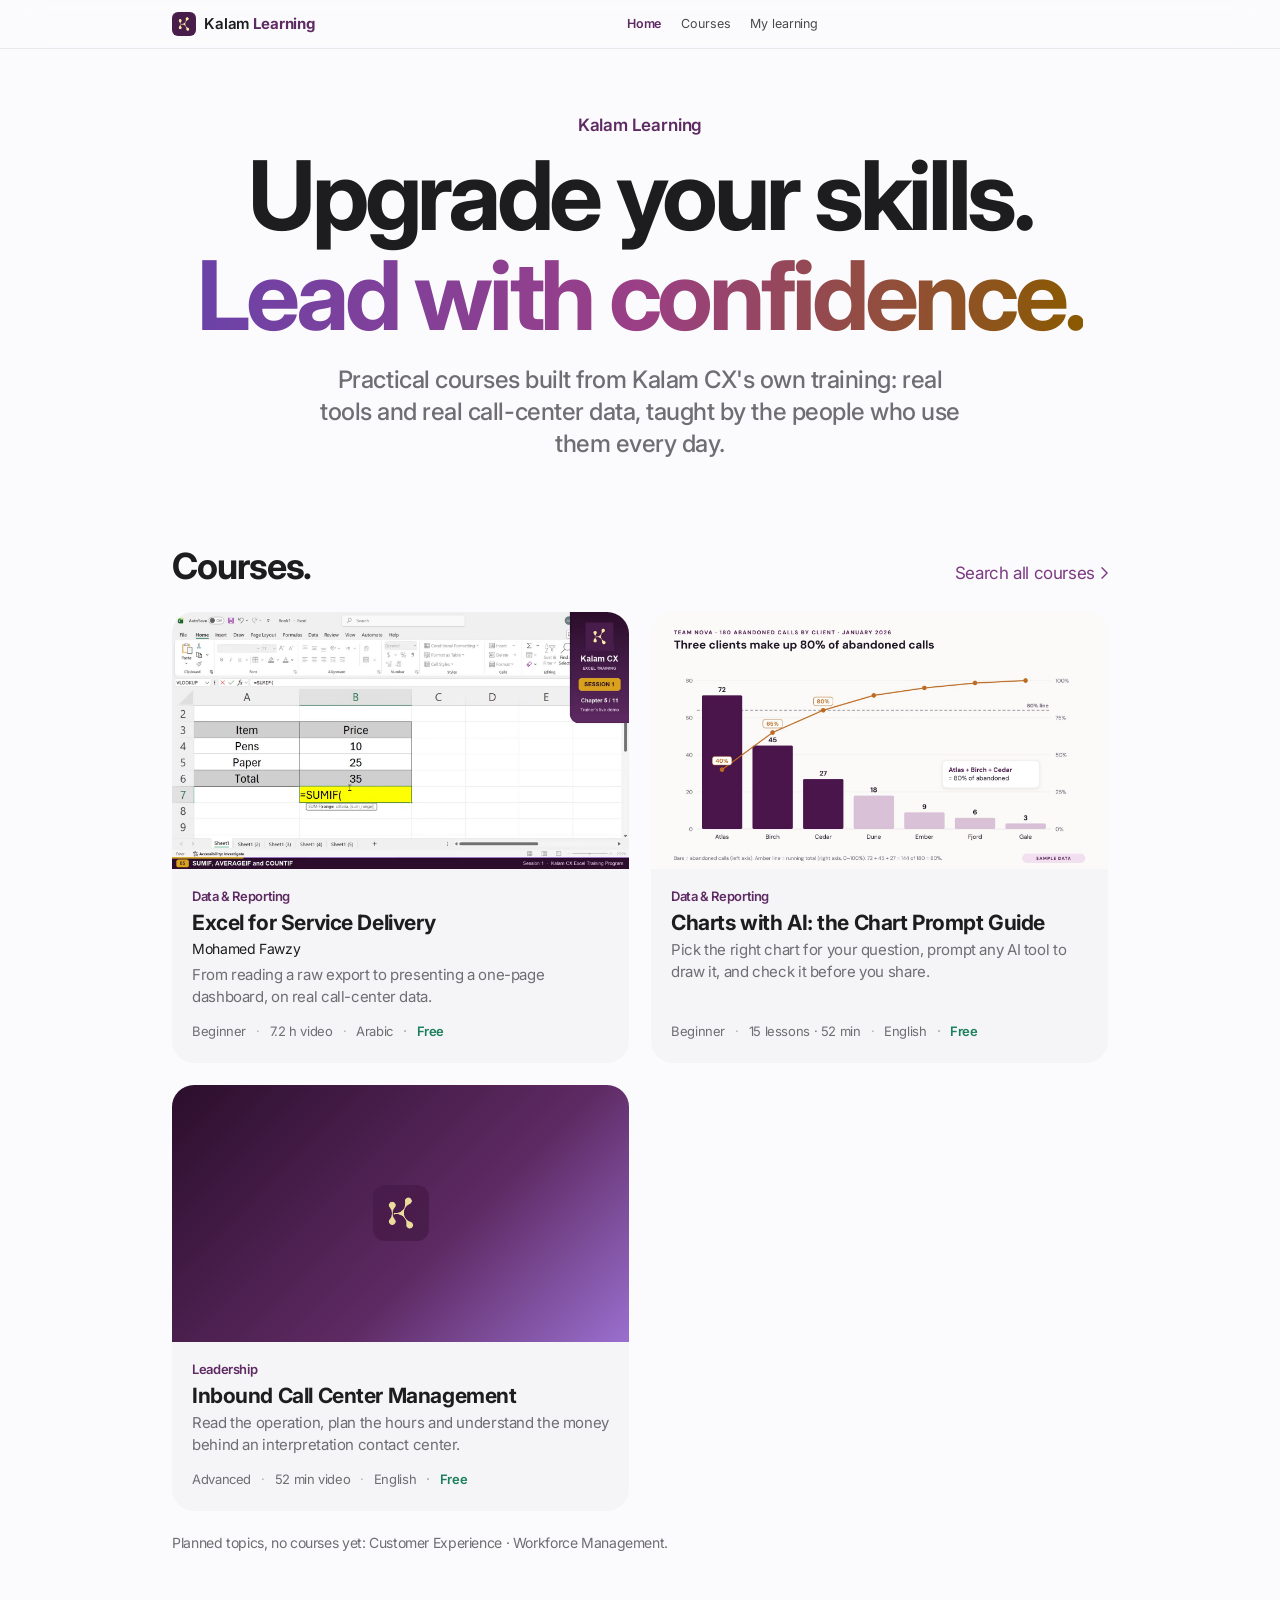
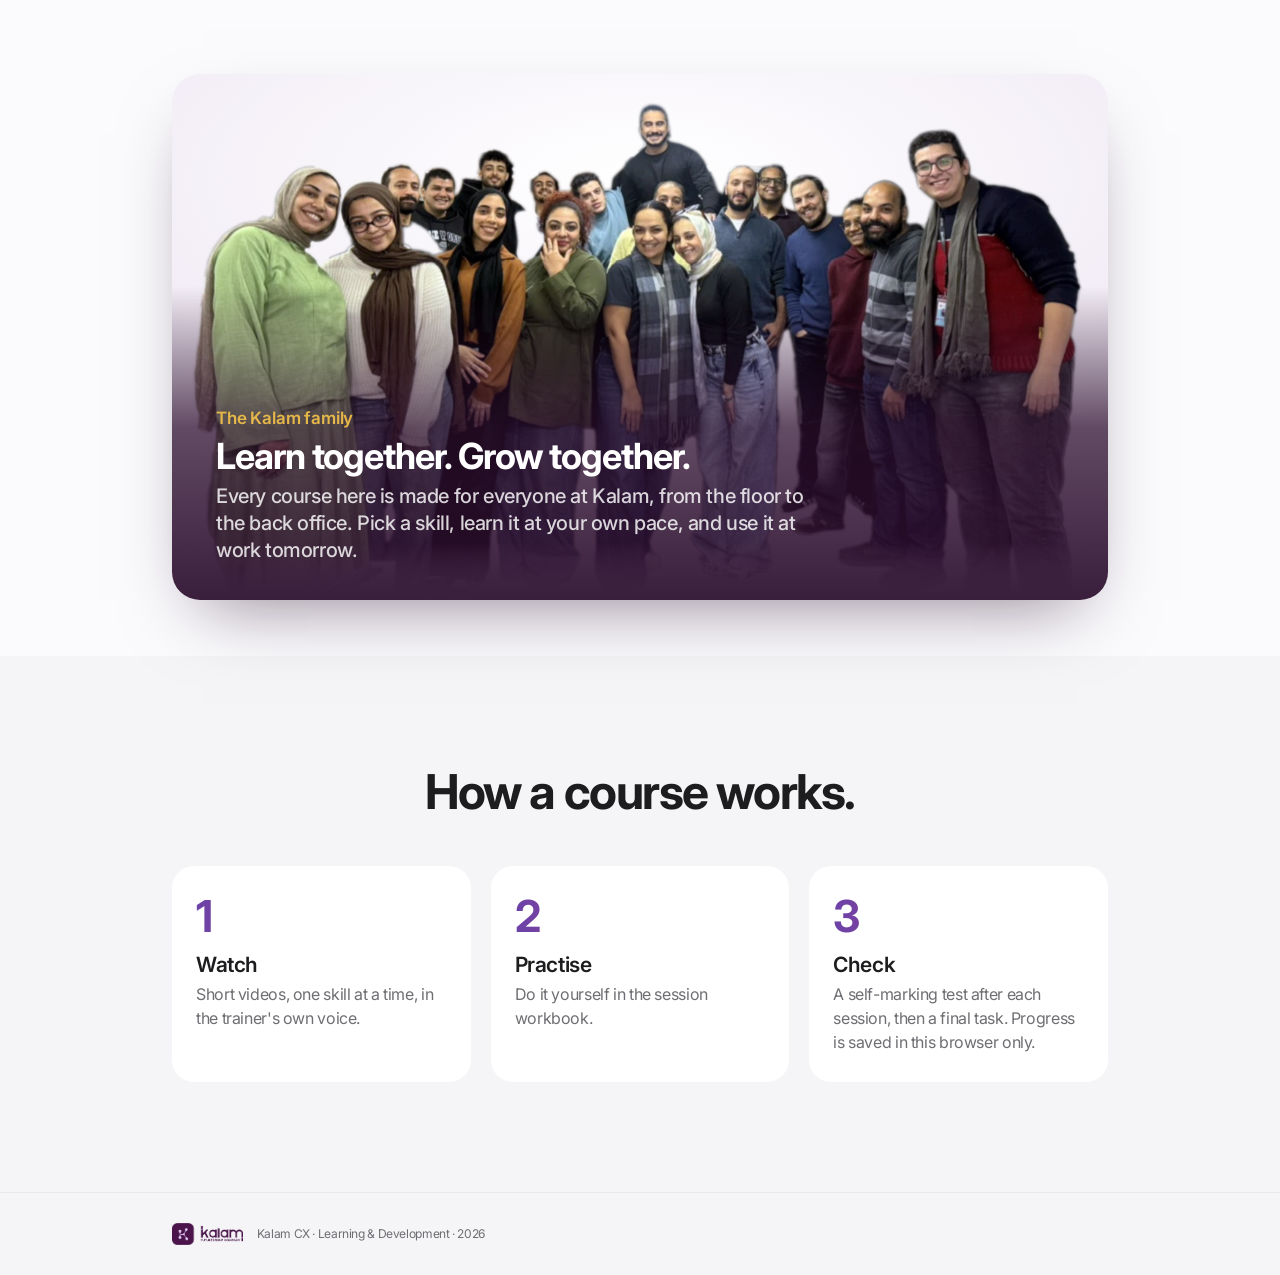
<file: index.html>
<!doctype html>
<html lang="en">
<head>
<meta charset="utf-8">
<meta name="referrer" content="strict-origin-when-cross-origin">
<script src="assets/carry.js?v=175c4d96"></script>
<meta name="viewport" content="width=device-width,initial-scale=1,viewport-fit=cover">
<title>Kalam Learning</title>
<meta name="description" content="Kalam Learning: free, practical trainings for customer-experience teams, grouped by topic.">
<meta property="og:title" content="Kalam Learning">
<meta property="og:description" content="Free, practical trainings for customer-experience teams.">
<meta property="og:type" content="website">
<meta property="og:url" content="https://kalam-learning.pages.dev/">
<meta property="og:image" content="https://kalam-learning.pages.dev/courses/excel/img/posters/s1-hero.jpg">
<meta property="og:image:alt" content="Kalam Learning: the Excel course">
<meta name="twitter:card" content="summary_large_image">
<meta name="robots" content="noindex">
<meta name="theme-color" content="#fbfbfd">
<link rel="icon" href="img/kalam-mark.png">
<link rel="apple-touch-icon" href="img/icons/icon-192.png">
<link rel="manifest" href="site.webmanifest">
<link rel="stylesheet" href="assets/app.css?v=175c4d96">
<link rel="modulepreload" href="assets/js/core/dom.js?v=175c4d96">
<link rel="modulepreload" href="assets/js/core/format.js?v=175c4d96">
<link rel="modulepreload" href="assets/js/core/icons.js?v=175c4d96">
<link rel="modulepreload" href="assets/js/data/catalog.js?v=175c4d96">
<link rel="modulepreload" href="assets/js/data/course.js?v=175c4d96">
<link rel="modulepreload" href="assets/js/data/load.js?v=175c4d96">
<link rel="modulepreload" href="assets/js/data/media.js?v=175c4d96">
<link rel="modulepreload" href="assets/js/data/validate.js?v=175c4d96">
<link rel="modulepreload" href="assets/js/lessons/common.js?v=175c4d96">
<link rel="modulepreload" href="assets/js/lessons/exam.js?v=175c4d96">
<link rel="modulepreload" href="assets/js/lessons/index.js?v=175c4d96">
<link rel="modulepreload" href="assets/js/lessons/lab.js?v=175c4d96">
<link rel="modulepreload" href="assets/js/lessons/practice.js?v=175c4d96">
<link rel="modulepreload" href="assets/js/lessons/quiz.js?v=175c4d96">
<link rel="modulepreload" href="assets/js/lessons/reading.js?v=175c4d96">
<link rel="modulepreload" href="assets/js/lessons/video.js?v=175c4d96">
<link rel="modulepreload" href="assets/js/player/player.js?v=175c4d96">
<link rel="modulepreload" href="assets/js/progress/progress.js?v=175c4d96">
<link rel="modulepreload" href="assets/js/progress/store.js?v=175c4d96">
<link rel="modulepreload" href="assets/js/router.js?v=175c4d96">
<link rel="modulepreload" href="assets/js/ui/cards.js?v=175c4d96">
<link rel="modulepreload" href="assets/js/ui/modal.js?v=175c4d96">
<link rel="modulepreload" href="assets/js/ui/nav.js?v=175c4d96">
<link rel="modulepreload" href="assets/js/ui/reveal.js?v=175c4d96">
<link rel="modulepreload" href="assets/js/views/categories.js?v=175c4d96">
<link rel="modulepreload" href="assets/js/views/explore.js?v=175c4d96">
<link rel="modulepreload" href="assets/js/views/extras.js?v=175c4d96">
<link rel="modulepreload" href="assets/js/views/home.js?v=175c4d96">
<link rel="modulepreload" href="assets/js/views/learn.js?v=175c4d96">
<link rel="modulepreload" href="assets/js/views/my.js?v=175c4d96">
<link rel="modulepreload" href="assets/js/views/overview.js?v=175c4d96">
<link rel="modulepreload" href="assets/js/views/resources.js?v=175c4d96">
<link rel="modulepreload" href="assets/js/views/status.js?v=175c4d96">
</head>
<body>
<a class="skip" href="#app" id="skip">Skip to main content</a>
<header id="gn"><div class="in">
 <a class="brand" href="#/"><img src="img/kalam-mark.png" alt=""><span>Kalam <b>Learning</b></span></a>
 <button id="menu" aria-label="Menu" aria-expanded="false" aria-controls="nav"><i></i><i></i></button>
 <nav id="nav" aria-label="Main"></nav>
</div></header>
<div id="lnav" class="lnav" hidden></div>
<main id="app"><div class="skel" aria-busy="true"><div class="in"><span class="sr" role="status">Loading Kalam Learning…</span><i class="s1"></i><i class="s2"></i><i class="s3"></i><i class="s4"></i><div class="sg"><i></i><i></i></div></div></div><noscript><style>.skel{display:none}</style><p class="loading">Kalam Learning needs JavaScript turned on.</p></noscript></main>
<footer><div class="in"><p id="foot" hidden></p><div class="fl"><img src="img/kalam-logo.png" alt="Kalam CX"><span>Kalam CX · Learning &amp; Development · 2026</span></div></div></footer>
<div id="ytm" class="ytm" hidden><div class="ytbox" role="dialog" aria-modal="true" aria-labelledby="ytt"><div class="ytframe"></div><div class="ytbar"><div><small id="ytc"></small><b id="ytt"></b></div><div class="ytact"><a id="ytl" class="link" target="_blank" rel="noopener">Open on YouTube</a><button id="ytx" class="pill">Close</button></div></div></div></div>
<script type="module" src="assets/js/main.js?v=175c4d96"></script>
<script nomodule src="assets/nomodule.js?v=175c4d96"></script>
</body>
</html>
</file>
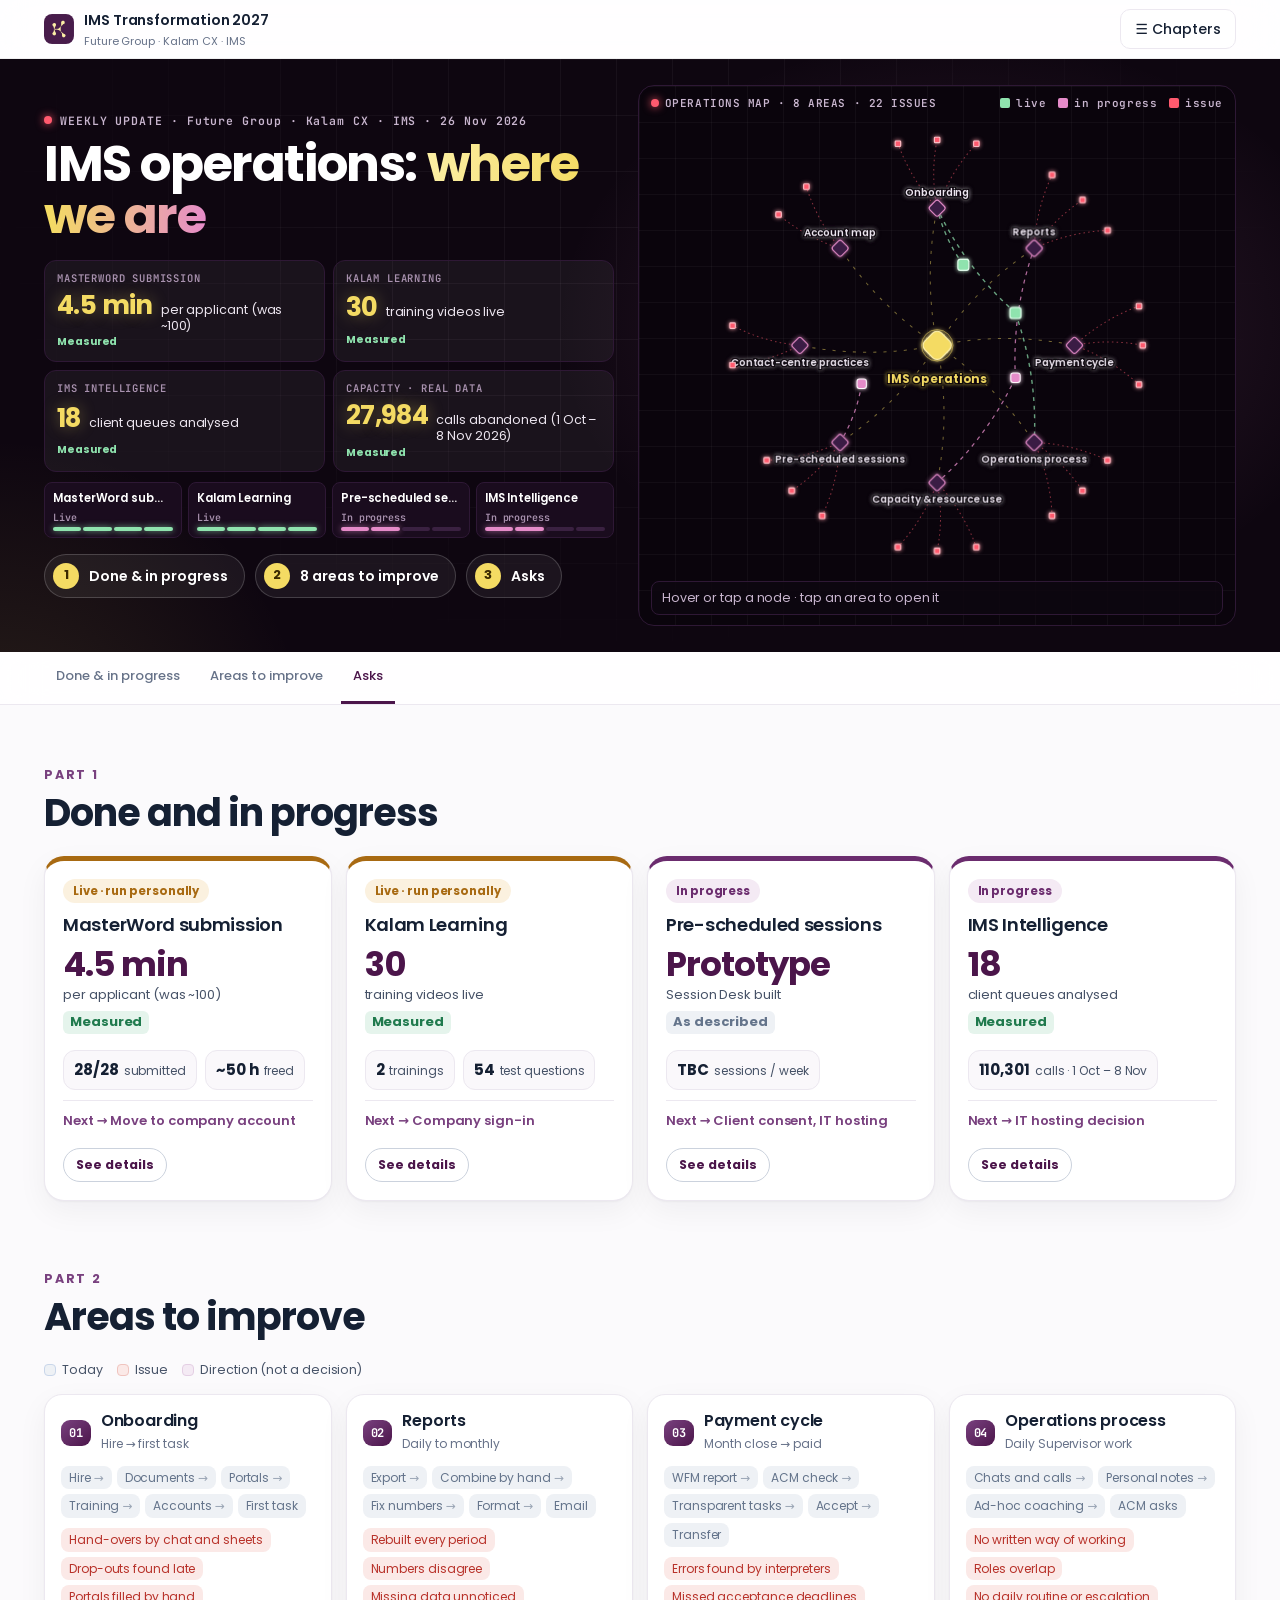
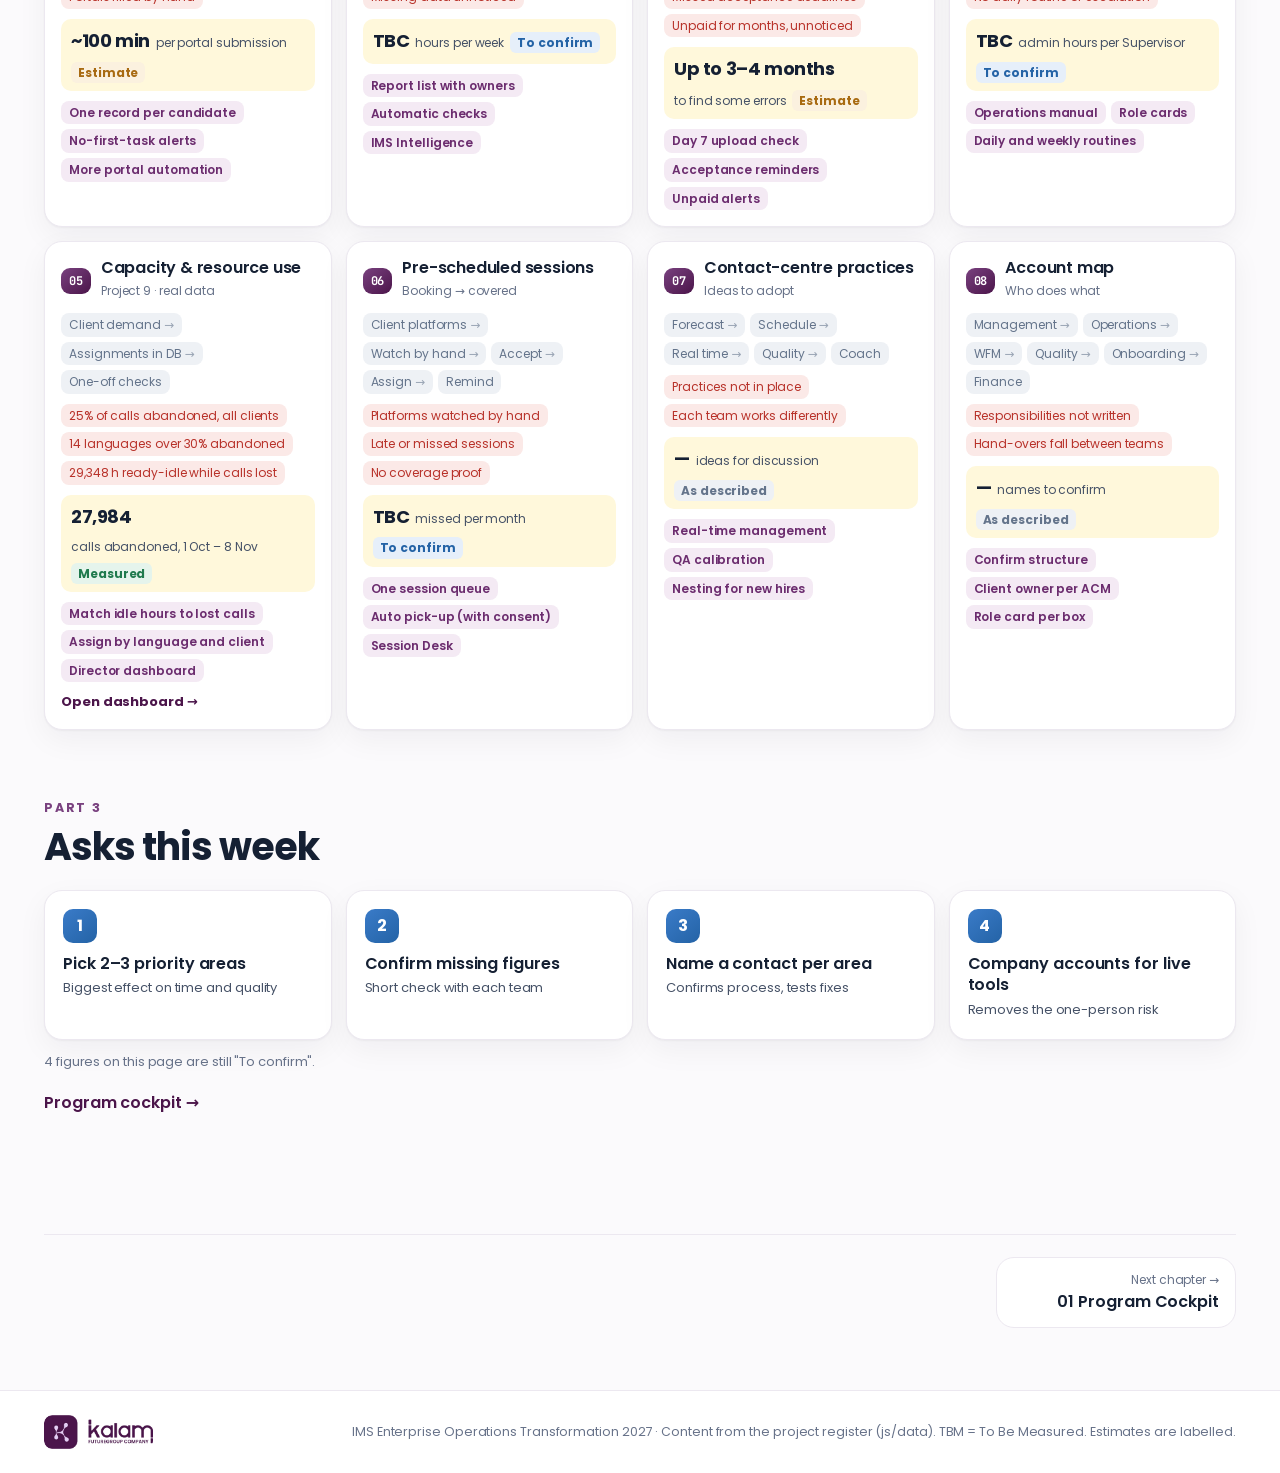
<file: ims-program/index.html>
<!doctype html>
<html lang="en">
<head>
<meta charset="utf-8">
<meta name="viewport" content="width=device-width,initial-scale=1">
<meta name="robots" content="noindex,nofollow">
<meta name="theme-color" content="#0F1C2E">
<title>IMS Enterprise Operations Transformation 2027</title>
<meta name="description" content="IMS Enterprise Operations Transformation 2027 · Future Group · Kalam CX · IMS. Program portal for management.">
<link rel="icon" href="assets/mark.png">
<link rel="preconnect" href="https://fonts.googleapis.com">
<link rel="preconnect" href="https://fonts.gstatic.com" crossorigin>
<link href="https://fonts.googleapis.com/css2?family=Poppins:wght@400;500;600;700&family=JetBrains+Mono:wght@500;600;700&display=swap" rel="stylesheet">
<link rel="stylesheet" href="css/app.css">
</head>
<body>
<header class="top"><div class="wrap">
  <a class="brand" href="#/update"><img src="assets/mark.png" alt="Kalam"><span><b>IMS Transformation 2027</b><small>Future Group · Kalam CX · IMS</small></span></a>
  <nav class="chapnav" id="chapnav" aria-label="Chapters"></nav>
  <button class="menubtn" id="menubtn" aria-expanded="false" aria-controls="drawer">☰ Chapters</button>
</div></header>
<div class="drawer" id="drawer"><nav aria-label="Chapters"></nav></div>

<main id="main"><noscript><div class="wrap" style="padding:40px 0">This portal needs JavaScript to display the program content.</div></noscript></main>

<footer class="site"><div class="wrap">
  <img src="assets/wordmark.png" alt="Kalam, a Future Group company">
  <span>IMS Enterprise Operations Transformation 2027 · Content from the project register (js/data). TBM = To Be Measured. Estimates are labelled.</span>
</div></footer>
<button class="totop" id="totop" aria-label="Back to top">↑ Top</button>
<div class="lightbox" id="lightbox" role="dialog" aria-label="Evidence image"><img alt="Enlarged evidence"></div>

<script src="js/data/program.js"></script>
<script src="js/data/projects.js"></script>
<script src="js/data/delivery.js"></script>
<script src="js/data/update.js"></script>
<script src="js/data/capacity.js"></script>
<script src="js/ui.js"></script>
<script src="js/chapters.js"></script>
<script src="js/overview.js"></script>
<script src="js/update.js"></script>
<script src="js/capacity.js"></script>
<script src="js/app.js"></script>
</body>
</html>
</file>
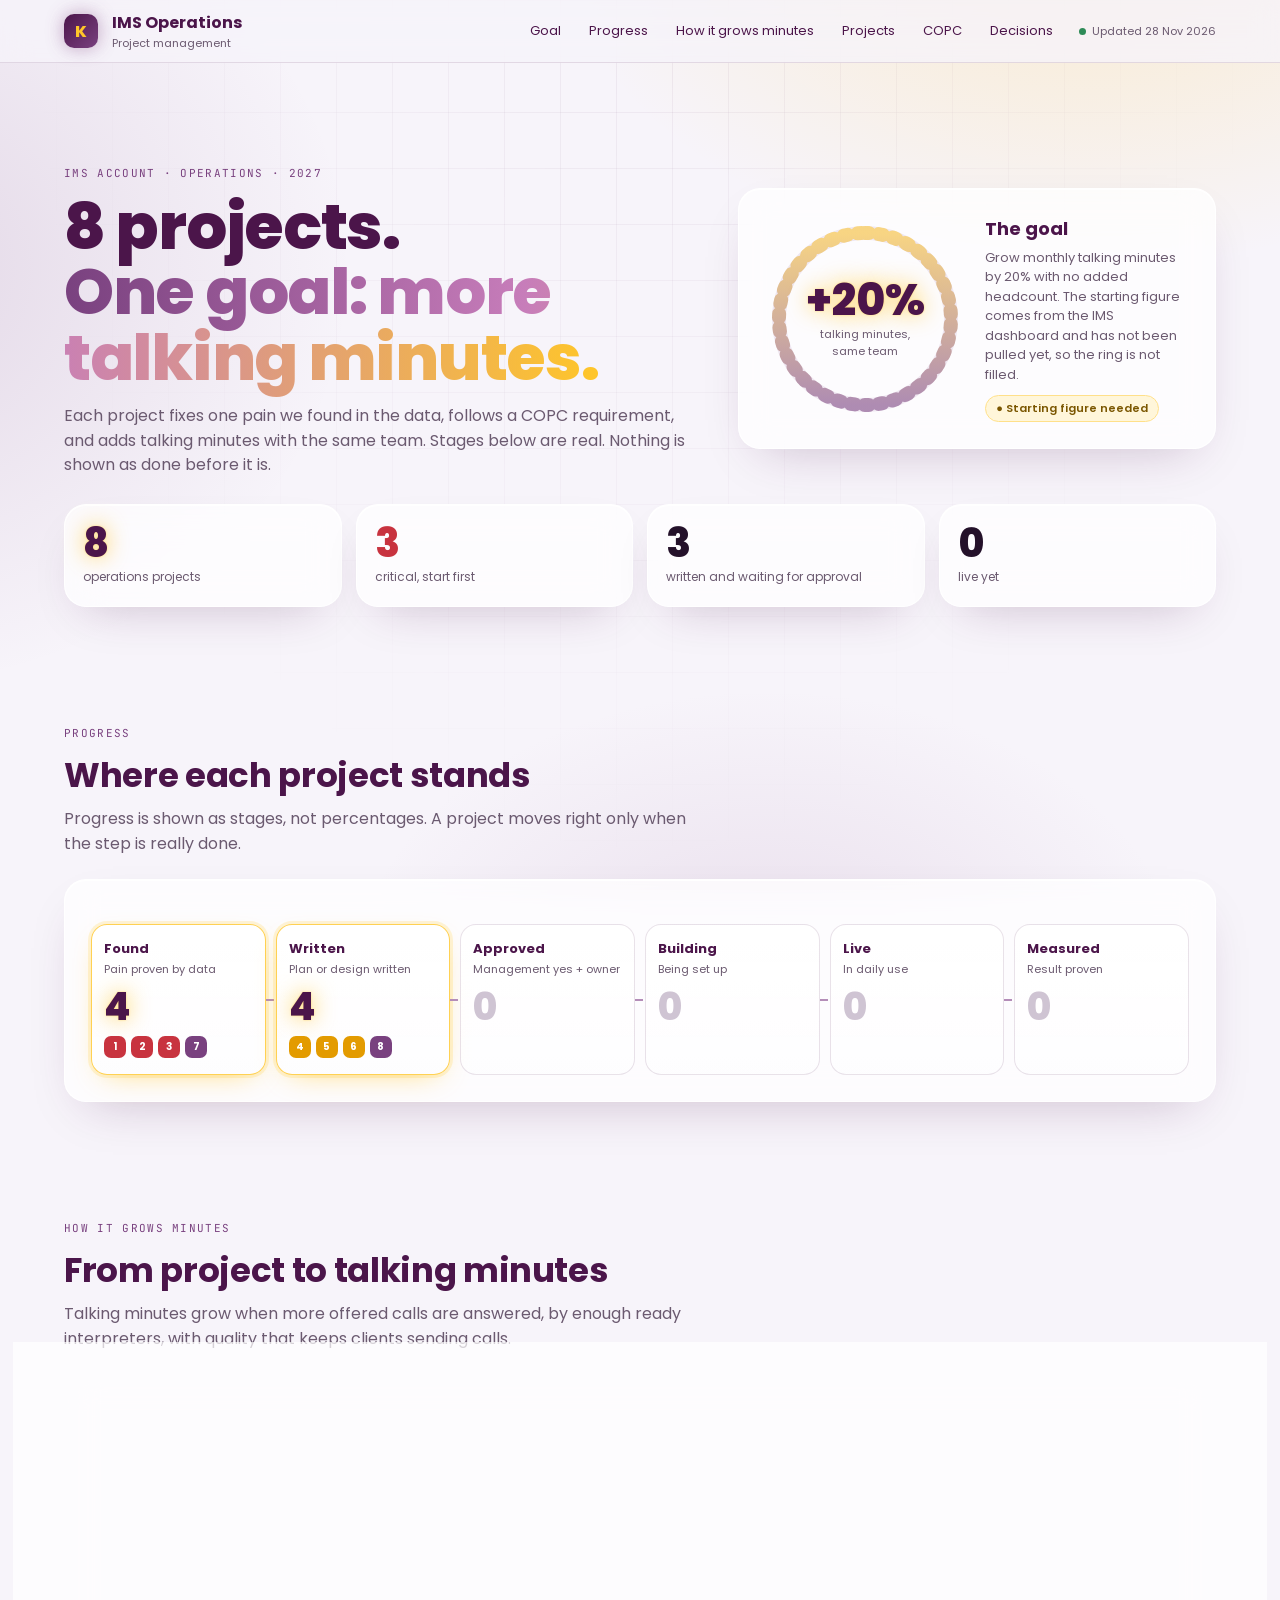
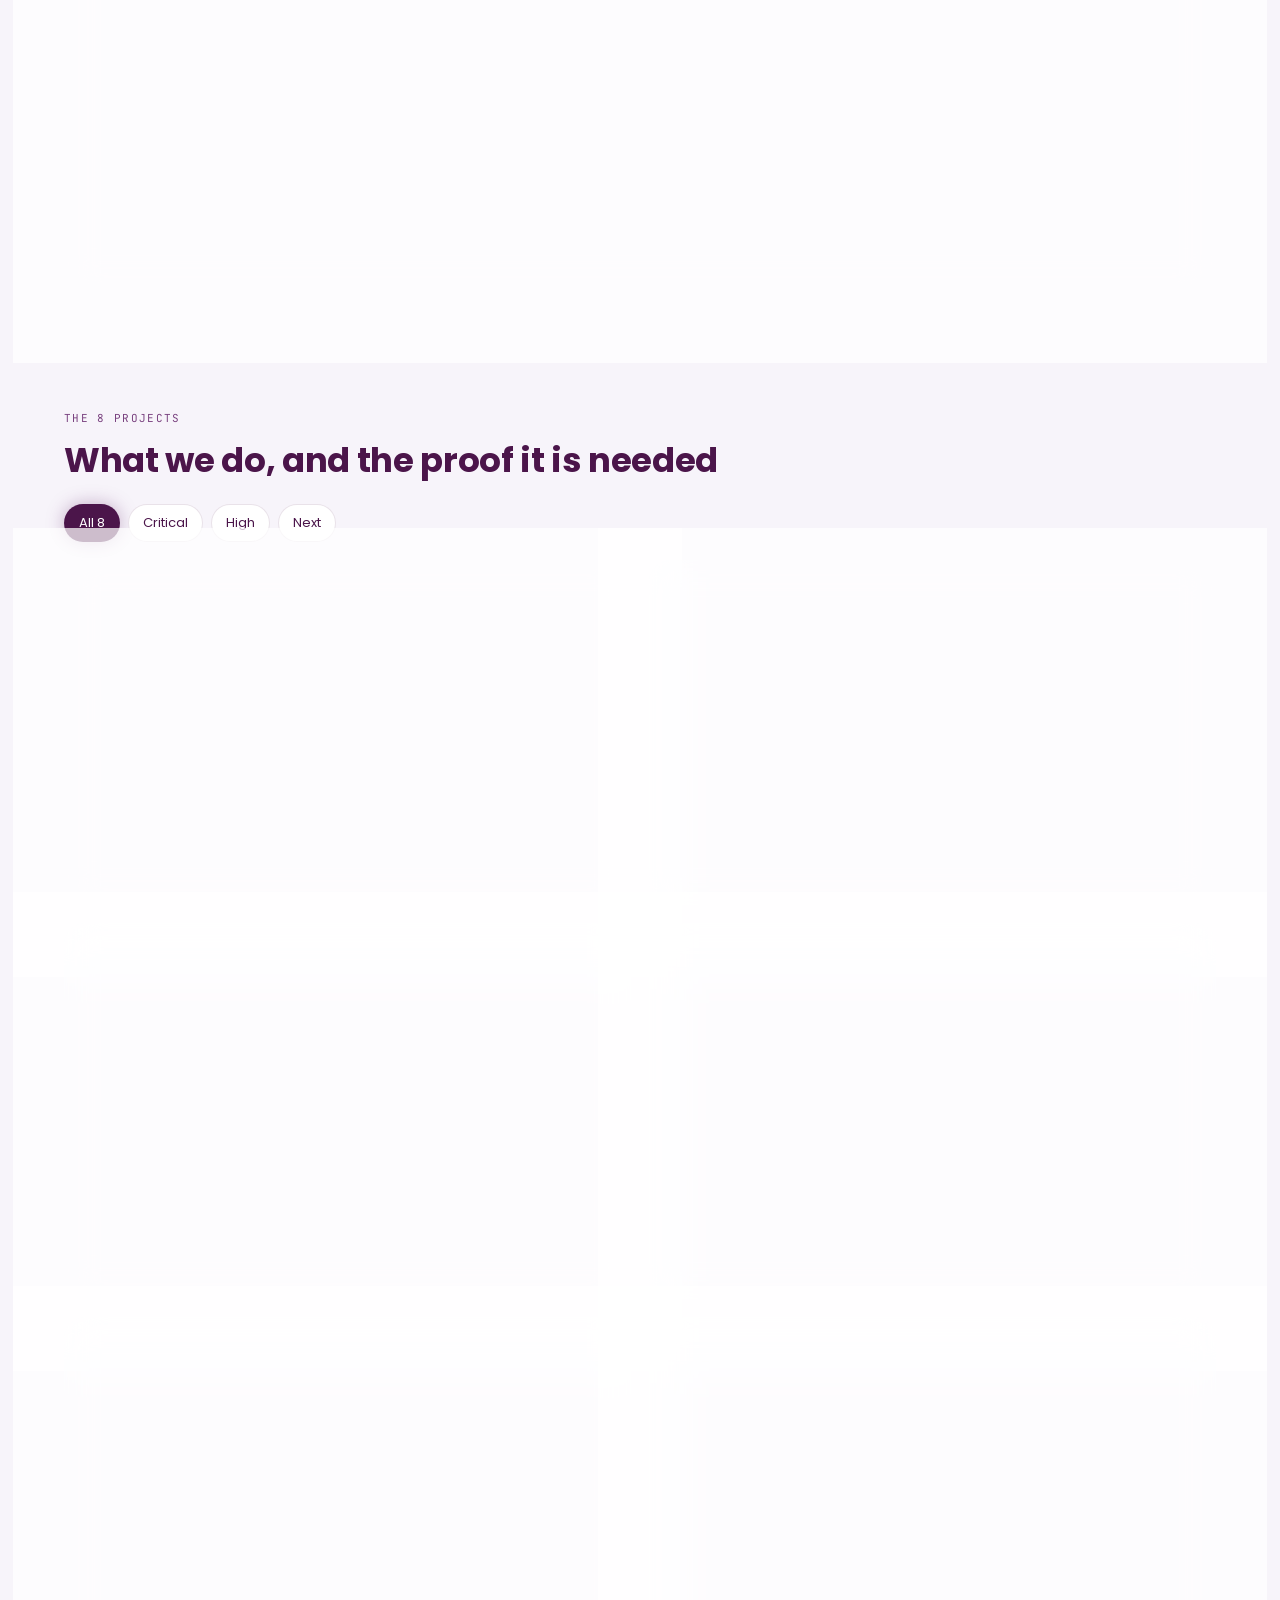
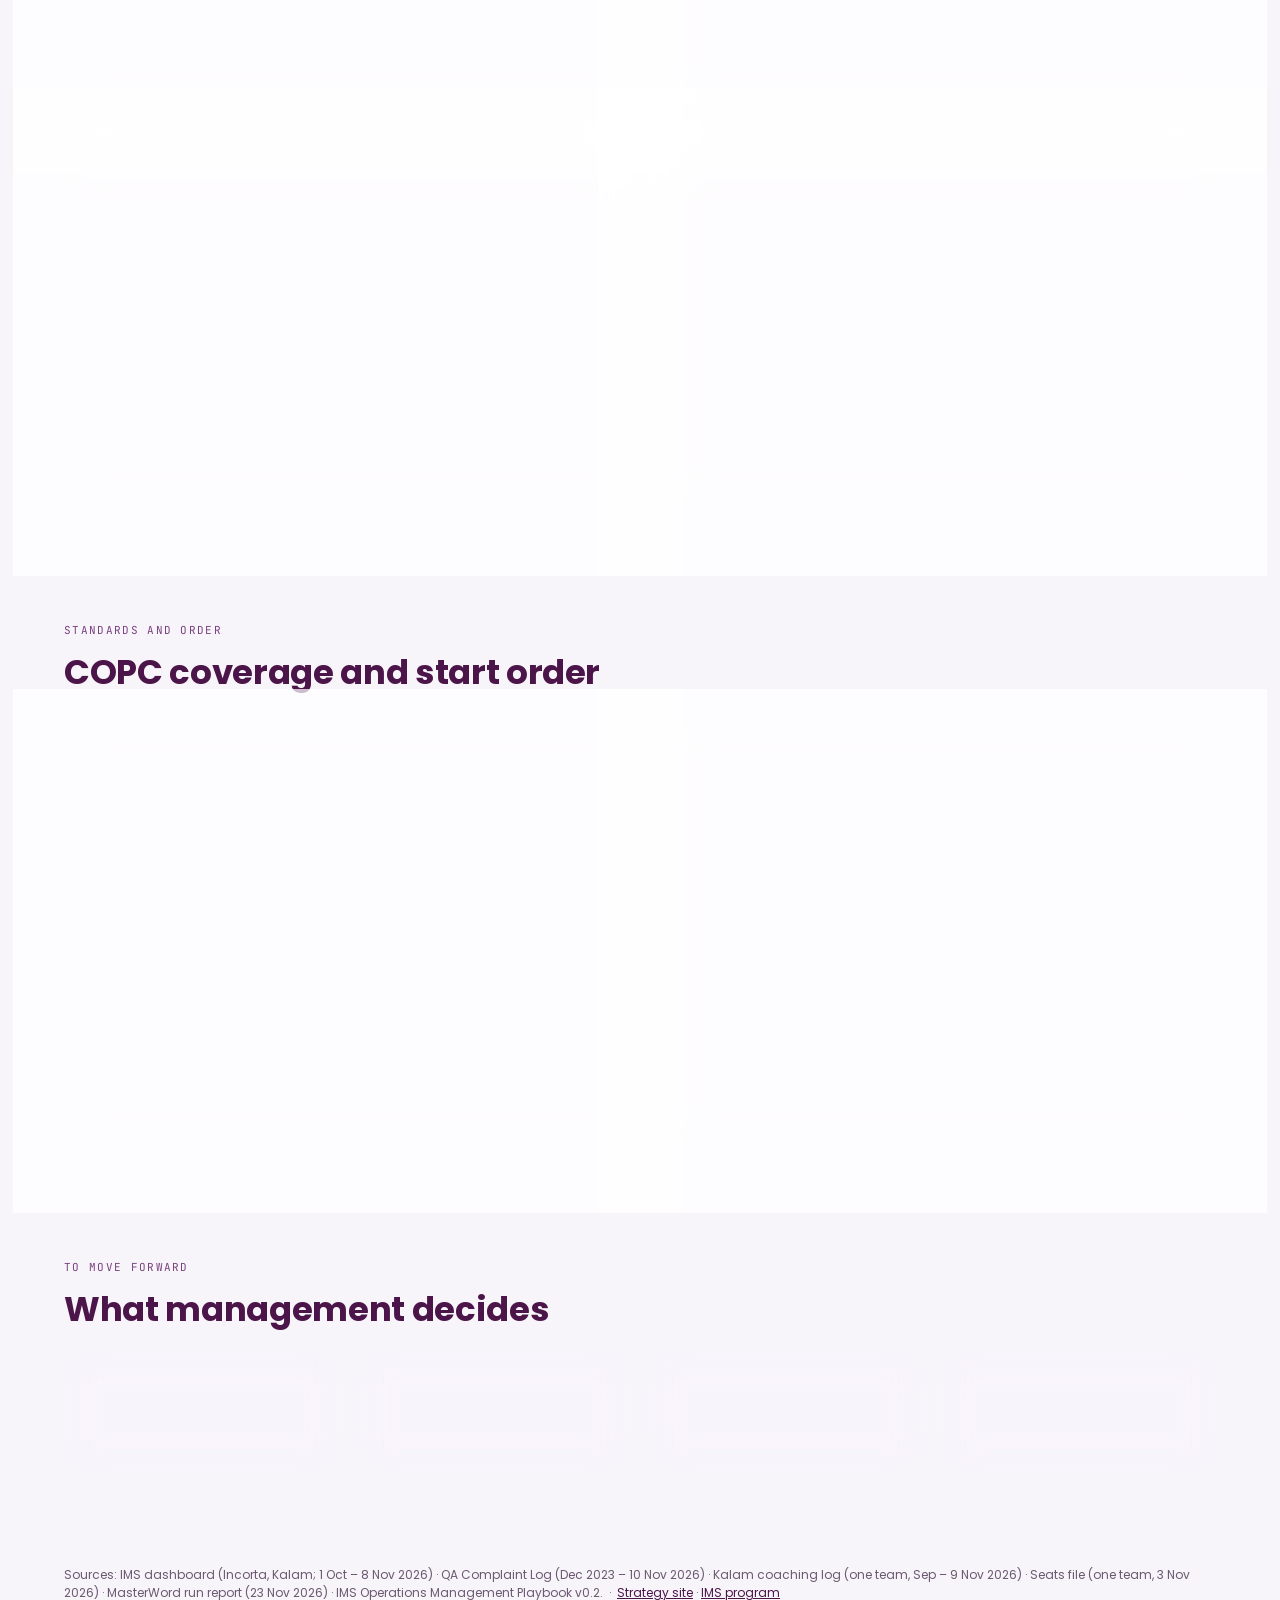
<file: ops-projects/index.html>
<!doctype html>
<html lang="en"><head><meta charset="utf-8"><meta name="viewport" content="width=device-width,initial-scale=1">
<title>IMS Operations Projects</title>
<meta name="description" content="IMS Operations project management: 8 projects, their stage, and how each one grows talking minutes.">
<link rel="preconnect" href="https://fonts.googleapis.com"><link rel="preconnect" href="https://fonts.gstatic.com" crossorigin>
<link href="https://fonts.googleapis.com/css2?family=Poppins:wght@300;400;500;600;700;800&family=JetBrains+Mono:wght@500&display=swap" rel="stylesheet">
<style>
:root{--plum:#4B154A;--plum2:#79417F;--plum3:#B48DB8;--y:#FFC629;--y2:#FFE08A;--ink:#24112A;--mut:#6B5A70;--bg:#F7F4FA;--glass:rgba(255,255,255,.72);--line:rgba(75,21,74,.12);--red:#C8333F;--amb:#E39B00;--grn:#2E8B57;--grey:#B9AEBE}
*{box-sizing:border-box}html{scroll-behavior:smooth}
body{margin:0;font-family:Poppins,Arial,sans-serif;color:var(--ink);background:var(--bg);overflow-x:hidden}
body:before{content:"";position:fixed;inset:0;z-index:-2;background:
 radial-gradient(900px 600px at 85% -10%,rgba(255,198,41,.22),transparent 60%),
 radial-gradient(800px 700px at -10% 30%,rgba(121,65,127,.16),transparent 60%),
 radial-gradient(700px 500px at 60% 110%,rgba(180,141,184,.22),transparent 60%),var(--bg)}
body:after{content:"";position:fixed;inset:0;z-index:-1;pointer-events:none;opacity:.5;background-image:linear-gradient(var(--line) 1px,transparent 1px),linear-gradient(90deg,var(--line) 1px,transparent 1px);background-size:56px 56px;mask-image:radial-gradient(ellipse at 50% 0%,#000 0%,transparent 70%)}
.wrap{max-width:1200px;margin:0 auto;padding:0 24px;position:relative}
.mono{font-family:"JetBrains Mono",monospace;letter-spacing:.12em;text-transform:uppercase;font-size:11px;color:var(--plum2)}
.glass{background:var(--glass);backdrop-filter:blur(18px) saturate(1.3);-webkit-backdrop-filter:blur(18px) saturate(1.3);border:1px solid rgba(255,255,255,.9);box-shadow:0 1px 0 rgba(255,255,255,.9) inset,0 20px 50px -24px rgba(75,21,74,.28);border-radius:22px}
header{position:sticky;top:0;z-index:20;background:rgba(247,244,250,.78);backdrop-filter:blur(14px);border-bottom:1px solid var(--line)}
header .wrap{display:flex;align-items:center;gap:14px;height:62px}
.logo{width:34px;height:34px;border-radius:10px;background:linear-gradient(135deg,var(--plum),var(--plum2));display:grid;place-items:center;color:var(--y);font-weight:800;box-shadow:0 0 18px rgba(121,65,127,.45)}
header b{font-weight:700;color:var(--plum)}header small{color:var(--mut);display:block;font-size:11px}
header nav{margin-left:auto;display:flex;gap:4px}
header nav a{font-size:13px;color:var(--plum);text-decoration:none;padding:7px 12px;border-radius:999px}
header nav a:hover{background:#fff}
.live{display:inline-flex;align-items:center;gap:6px;font-size:11px;color:var(--mut)}.live i{width:7px;height:7px;border-radius:50%;background:var(--grn);box-shadow:0 0 0 0 rgba(46,139,87,.6);animation:pulse 2s infinite}
@keyframes pulse{70%{box-shadow:0 0 0 8px rgba(46,139,87,0)}}
/* story line */
#story{position:absolute;left:0;top:0;width:100%;pointer-events:none;z-index:0}
#story path{fill:none;stroke:url(#sg);stroke-width:2;stroke-linecap:round;filter:drop-shadow(0 0 6px rgba(255,198,41,.8))}
section{position:relative;z-index:1;padding:56px 0}
h1{font-size:clamp(34px,5.4vw,64px);line-height:1.02;margin:10px 0 14px;font-weight:800;letter-spacing:-.02em;color:var(--plum)}
h1 em{font-style:normal;background:linear-gradient(90deg,var(--plum2),#C77DBA 45%,var(--y) 100%);-webkit-background-clip:text;background-clip:text;color:transparent}
h2{font-size:clamp(24px,3vw,34px);margin:6px 0 6px;color:var(--plum);letter-spacing:-.01em}
.lead{color:var(--mut);max-width:640px;font-size:16px;line-height:1.55;margin:0}
.glow{color:var(--plum);text-shadow:0 0 22px rgba(255,198,41,.75),0 0 2px rgba(255,198,41,.6)}
/* hero */
.hero{display:grid;grid-template-columns:1.15fr .85fr;gap:28px;align-items:center;padding-top:40px}
.goal{padding:26px;display:grid;grid-template-columns:200px 1fr;gap:20px;align-items:center}
.ring{position:relative;width:200px;height:200px}
.ring svg{width:100%;height:100%;transform:rotate(-90deg)}
.ring .c{position:absolute;inset:0;display:grid;place-items:center;text-align:center}
.ring .c b{font-size:44px;line-height:1;font-weight:800}
.ring .c span{font-size:11px;color:var(--mut);display:block;max-width:120px;margin-top:4px}
.goal h3{margin:0 0 6px;font-size:18px;color:var(--plum)}
.goal p{margin:0 0 10px;font-size:13px;color:var(--mut);line-height:1.5}
.tag{display:inline-flex;align-items:center;gap:6px;font-size:11px;font-weight:600;padding:4px 10px;border-radius:999px;background:#fff;border:1px solid var(--line);color:var(--plum)}
.tag.wait{background:#FFF6DA;border-color:#FFE08A;color:#7A5600}
.kpis{display:grid;grid-template-columns:repeat(4,1fr);gap:14px;margin-top:26px}
.kpi{padding:18px}
.kpi b{font-size:40px;font-weight:800;display:block;line-height:1}
.kpi span{font-size:12px;color:var(--mut)}
/* pipeline */
.pipe{padding:26px;margin-top:22px}
.stages{display:grid;grid-template-columns:repeat(6,1fr);gap:10px;margin-top:18px}
.stg{position:relative;padding:14px 12px 16px;border-radius:16px;background:linear-gradient(180deg,#fff,rgba(255,255,255,.4));border:1px solid var(--line);min-height:150px}
.stg h4{margin:0;font-size:13px;color:var(--plum)}.stg small{font-size:11px;color:var(--mut);display:block;margin-top:2px}
.stg .n{font-size:38px;font-weight:800;margin-top:10px;line-height:1}
.stg .dots{display:flex;flex-wrap:wrap;gap:5px;margin-top:10px}
.stg .dots i{width:22px;height:22px;border-radius:7px;display:grid;place-items:center;font-style:normal;font-size:10px;font-weight:700;color:#fff}
.stg:not(:last-child):after{content:"";position:absolute;right:-9px;top:50%;width:8px;height:2px;background:var(--plum3)}
.stg.on{border-color:rgba(255,198,41,.8);box-shadow:0 0 0 3px rgba(255,198,41,.18),0 10px 30px -14px rgba(255,198,41,.7)}
/* driver tree */
.tree{padding:22px;margin-top:22px}
.tree{overflow-x:auto}.tree svg{width:100%;min-width:720px;height:auto;display:block}
.tree text{font-family:Poppins,Arial,sans-serif}
.flow{stroke-dasharray:6 8;animation:flow 1.6s linear infinite}
@keyframes flow{to{stroke-dashoffset:-28}}
/* projects */
.filters{display:flex;gap:8px;flex-wrap:wrap;margin:18px 0}
.filters button{font:inherit;font-size:13px;padding:8px 14px;border-radius:999px;border:1px solid var(--line);background:#fff;color:var(--plum);cursor:pointer}
.filters button.on{background:var(--plum);color:#fff;box-shadow:0 0 18px rgba(121,65,127,.4)}
.grid{display:grid;grid-template-columns:repeat(2,1fr);gap:18px}
.card{padding:22px;display:flex;flex-direction:column;gap:14px;transition:transform .25s}
.card:hover{transform:translateY(-3px)}
.card .top{display:flex;align-items:flex-start;gap:12px}
.num{flex:none;width:42px;height:42px;border-radius:13px;display:grid;place-items:center;font-weight:800;color:var(--plum);background:linear-gradient(135deg,#fff,#F3E8F4);border:1px solid var(--line)}
.card h3{margin:0;font-size:18px;color:var(--plum);line-height:1.25}
.card .why{margin:4px 0 0;font-size:13px;color:var(--mut);line-height:1.45}
.pri{margin-left:auto;flex:none;font-size:11px;font-weight:700;padding:4px 10px;border-radius:999px;color:#fff}
.pri.c{background:var(--red);box-shadow:0 0 14px rgba(200,51,63,.45)}.pri.h{background:var(--amb)}.pri.m{background:var(--plum2)}
.track{display:grid;grid-template-columns:repeat(6,1fr);gap:4px}
.track i{height:8px;border-radius:4px;background:#ECE4EE}
.track i.f{background:linear-gradient(90deg,var(--plum2),var(--y));box-shadow:0 0 10px rgba(255,198,41,.6)}
.tl{display:flex;justify-content:space-between;font-size:10px;color:var(--mut);margin-top:-8px}
.tl b{color:var(--plum)}
.base{display:grid;grid-template-columns:auto 1fr;gap:16px;align-items:center;padding:14px;border-radius:16px;background:rgba(255,255,255,.65);border:1px solid var(--line)}
.base .v{font-size:30px;font-weight:800;line-height:1}
.base p{margin:0;font-size:12px;color:var(--mut);line-height:1.45}
.base p b{color:var(--ink);font-weight:600}
.mini{width:74px;height:74px}
.meta{display:flex;flex-wrap:wrap;gap:6px}
.meta span{font-size:11px;padding:4px 9px;border-radius:8px;background:#F4EEF6;color:var(--plum)}
.meta span.g{background:#FFF6DA;color:#7A5600}
details{font-size:13px;color:var(--ink)}
details summary{cursor:pointer;color:var(--plum);font-weight:600;list-style:none}
details summary:before{content:"+ ";color:var(--y);font-weight:800}
details[open] summary:before{content:"– "}
details ol{margin:8px 0 0;padding-left:18px;line-height:1.6;color:var(--mut)}
/* matrix */
.two{display:grid;grid-template-columns:1fr 1fr;gap:18px;margin-top:22px}
.panel{padding:22px}
.panel h3{margin:0 0 4px;color:var(--plum);font-size:17px}.panel p.s{margin:0 0 12px;font-size:12px;color:var(--mut)}
.copc{display:grid;grid-template-columns:120px repeat(8,1fr);gap:4px;font-size:11px;align-items:center}
.copc .h{font-weight:700;color:var(--plum);text-align:center}
.copc .r{color:var(--ink);font-weight:500}
.copc .x{height:22px;border-radius:6px;background:#F1EAF3}
.copc .x.on{background:linear-gradient(135deg,var(--plum2),var(--plum));box-shadow:0 0 10px rgba(121,65,127,.35)}
.lanes{display:grid;gap:10px}
.lane{display:grid;grid-template-columns:96px 1fr;gap:10px;align-items:center}
.lane b{font-size:12px;color:var(--plum)}
.lane div{display:flex;flex-wrap:wrap;gap:6px}
.lane span{font-size:12px;padding:7px 10px;border-radius:10px;background:#fff;border:1px solid var(--line)}
.lane.p1 span{border-color:rgba(200,51,63,.35)}.lane.p2 span{border-color:rgba(227,155,0,.45)}
.need{display:grid;grid-template-columns:repeat(4,1fr);gap:14px;margin-top:18px}
.need .glass{padding:18px}.need b{color:var(--plum);display:block;margin-bottom:4px}.need span{font-size:13px;color:var(--mut)}
footer{padding:40px 0 60px;color:var(--mut);font-size:12px}
footer a{color:var(--plum)}
.reveal{opacity:0;transform:translateY(18px);transition:opacity .7s,transform .7s}.reveal.in{opacity:1;transform:none}
@media (max-width:900px){.hero,.two{grid-template-columns:1fr}.kpis{grid-template-columns:repeat(2,1fr)}.stages{grid-template-columns:repeat(3,1fr)}.stg:after{display:none}.grid{grid-template-columns:1fr}.need{grid-template-columns:1fr 1fr}header nav{display:none}}
@media (max-width:520px){.wrap{padding:0 16px}.goal{grid-template-columns:1fr;justify-items:center;text-align:center}.stages{grid-template-columns:repeat(2,1fr)}.need{grid-template-columns:1fr}.copc{grid-template-columns:86px repeat(8,1fr);font-size:10px}.kpi b{font-size:32px}section{padding:40px 0}}
@media (prefers-reduced-motion:reduce){*{animation:none!important;transition:none!important}.reveal{opacity:1;transform:none}}
</style></head>
<body>
<header><div class="wrap"><div class="logo">K</div><div><b>IMS Operations</b><small>Project management</small></div>
<nav><a href="#goal">Goal</a><a href="#stage">Progress</a><a href="#how">How it grows minutes</a><a href="#projects">Projects</a><a href="#copc">COPC</a><a href="#need">Decisions</a></nav>
<span class="live"><i></i>Updated 28 Nov 2026</span></div></header>

<svg id="story" aria-hidden="true"><defs><linearGradient id="sg" x1="0" y1="0" x2="0" y2="1"><stop offset="0" stop-color="#FFC629"/><stop offset=".5" stop-color="#B48DB8"/><stop offset="1" stop-color="#FFC629"/></linearGradient></defs><path id="sp"/></svg>

<main>
<section id="goal"><div class="wrap hero">
 <div class="reveal">
  <span class="mono">IMS account · Operations · 2027</span>
  <h1>8 projects.<br><em>One goal: more talking minutes.</em></h1>
  <p class="lead">Each project fixes one pain we found in the data, follows a COPC requirement, and adds talking minutes with the same team. Stages below are real. Nothing is shown as done before it is.</p>
 </div>
 <div class="glass goal reveal">
  <div class="ring"><svg viewBox="0 0 200 200"><circle cx="100" cy="100" r="86" fill="none" stroke="#EFE7F1" stroke-width="14"/><circle cx="100" cy="100" r="86" fill="none" stroke="url(#rg)" stroke-width="14" stroke-dasharray="4 10" stroke-linecap="round" opacity=".55"/><defs><linearGradient id="rg"><stop offset="0" stop-color="#79417F"/><stop offset="1" stop-color="#FFC629"/></linearGradient></defs></svg>
   <div class="c"><div><b class="glow">+20%</b><span>talking minutes, same team</span></div></div></div>
  <div><h3>The goal</h3><p>Grow monthly talking minutes by 20% with no added headcount. The starting figure comes from the IMS dashboard and has not been pulled yet, so the ring is not filled.</p><span class="tag wait">● Starting figure needed</span></div>
 </div>
</div>
<div class="wrap"><div class="kpis">
 <div class="glass kpi reveal"><b class="glow" data-n="8">0</b><span>operations projects</span></div>
 <div class="glass kpi reveal"><b style="color:var(--red)" data-n="3">0</b><span>critical, start first</span></div>
 <div class="glass kpi reveal"><b data-n="3">0</b><span>written and waiting for approval</span></div>
 <div class="glass kpi reveal"><b data-n="0">0</b><span>live yet</span></div>
</div></div></section>

<section id="stage"><div class="wrap">
 <span class="mono">Progress</span><h2>Where each project stands</h2>
 <p class="lead">Progress is shown as stages, not percentages. A project moves right only when the step is really done.</p>
 <div class="glass pipe reveal"><div class="stages" id="stages"></div></div>
</div></section>

<section id="how"><div class="wrap">
 <span class="mono">How it grows minutes</span><h2>From project to talking minutes</h2>
 <p class="lead">Talking minutes grow when more offered calls are answered, by enough ready interpreters, with quality that keeps clients sending calls.</p>
 <div class="glass tree reveal"><svg id="tree" viewBox="0 0 1100 470" role="img" aria-label="Driver tree from projects to talking minutes"></svg></div>
</div></section>

<section id="projects"><div class="wrap">
 <span class="mono">The 8 projects</span><h2>What we do, and the proof it is needed</h2>
 <div class="filters" id="filters"><button class="on" data-f="all">All 8</button><button data-f="c">Critical</button><button data-f="h">High</button><button data-f="m">Next</button></div>
 <div class="grid" id="grid"></div>
</div></section>

<section id="copc"><div class="wrap">
 <span class="mono">Standards and order</span><h2>COPC coverage and start order</h2>
 <div class="two">
  <div class="glass panel reveal"><h3>COPC items each project answers</h3><p class="s">COPC CX Standard Release 8.0</p><div class="copc" id="copcm"></div></div>
  <div class="glass panel reveal"><h3>Start order</h3><p class="s">Dates are set after management approval and named owners.</p><div class="lanes" id="lanes"></div></div>
 </div>
</div></section>

<section id="need"><div class="wrap">
 <span class="mono">To move forward</span><h2>What management decides</h2>
 <div class="need">
  <div class="glass reveal"><b>Owners</b><span>One named owner for each of the 8 projects.</span></div>
  <div class="glass reveal"><b>Starting figure</b><span>Monthly talking minutes, pulled from the IMS dashboard.</span></div>
  <div class="glass reveal"><b>Approve the playbook</b><span>Targets, coaching, outliers and the daily routine (with HR).</span></div>
  <div class="glass reveal"><b>Company accounts</b><span>Automations moved off personal accounts, with a backup person.</span></div>
 </div>
</div></section>
</main>
<footer><div class="wrap">Sources: IMS dashboard (Incorta, Kalam; 1 Oct – 8 Nov 2026) · QA Complaint Log (Dec 2023 – 10 Nov 2026) · Kalam coaching log (one team, Sep – 9 Nov 2026) · Seats file (one team, 3 Nov 2026) · MasterWord run report (23 Nov 2026) · IMS Operations Management Playbook v0.2. &nbsp;·&nbsp; <a href="../strategy/">Strategy site</a> · <a href="../ims-program/">IMS program</a></div></footer>

<script>
const ST=['Found','Written','Approved','Building','Live','Measured'];
const STD=['Pain proven by data','Plan or design written','Management yes + owner','Being set up','In daily use','Result proven'];
const P=[
 {n:1,sh:'Scheduling',t:'Scheduling by language',p:'c',pl:'Start first',s:0,why:'Plan interpreters by language and hour, so offered calls get answered.',
  v:'1 in 4',vc:'var(--red)',ch:{type:'ring',val:27984/110301,col:'#C8333F'},b:'<b>27,984 of 110,301</b> offered calls abandoned, all clients (1 Oct – 8 Nov), while interpreters logged <b>29,348 h</b> idle and 13,138 h talking.',
  goal:'Answered calls',copc:['3.7'],steps:['Pull calls offered and abandoned by language and hour','Match qualified interpreters to those hours','Build the schedule by language, in intervals','Check each week: abandoned by language']},
 {n:2,sh:'Top 5 complaints',t:'Fix the top 5 complaint causes',p:'c',pl:'Start first',s:0,why:'Stop the same complaints repeating, including privacy (HIPAA).',
  v:'148',vc:'var(--plum)',ch:{type:'bars',rows:[['Accuracy',46],['Camera',40],['Technical',27],['Professional',23],['HIPAA',22]]},b:'<b>148 complaints</b> (Dec 2023 – 10 Nov 2026). Causes repeat; <b>46 corrective actions</b> without closure tracking.',
  goal:'Client keeps sending calls',copc:['3.8','3.13'],steps:['Root-cause review of each top cause','One fix and one owner per cause','Track every corrective action to closure','Re-measure complaints by cause monthly']},
 {n:3,sh:'Backup & accounts',t:'Backup person and company accounts',p:'c',pl:'Start first',s:0,why:'Working automations must not stop if one person is away.',
  v:'1',vc:'var(--red)',ch:{type:'icon'},b:'MasterWord automation (<b>28 of 28</b> submitted) runs from <b>one personal account</b>; the tool is paid personally.',
  goal:'Ready interpreters',copc:['2.6'],steps:['Move automations to company accounts','Write a runbook for each automation','Train a second person','Test a run without the first person']},
 {n:4,sh:'One dashboard',t:'One dashboard',p:'h',pl:'Next',s:1,why:'One place for the numbers, refreshed automatically, the same for every team.',
  v:'16',vc:'var(--plum)',ch:{type:'grid',val:16,on:2},b:'<b>16 separate report files</b> today. A prototype exists (built 18 Nov from 2 of 8 sources), <b>not yet adopted</b>.',
  goal:'Everything (measures the goal)',copc:['3.12','1.4'],steps:['Name one owner per source','Connect the remaining sources','Automatic refresh','Show talking minutes as the headline number']},
 {n:5,sh:'Coaching',t:'Coaching routine',p:'h',pl:'Next',s:1,why:'Required coaching sessions actually happen, aimed at who needs it most.',
  v:'31%',vc:'var(--amb)',ch:{type:'ring',val:48/156,col:'#E39B00'},b:'<b>48 of 156</b> required sessions done in October (one team); 49 of 142 in September.',
  goal:'Quality and readiness',copc:['3.4','3.5'],steps:['Weekly coaching target per supervisor','Free supervisor time from admin','Link sessions to e-learning modules','Weekly coverage review'],doc:true},
 {n:6,sh:'Payment checks',t:'Payment check and reminders',p:'h',pl:'Next',s:1,why:'Find payment issues before interpreters do, and close them on time.',
  v:'≈390',vc:'var(--plum)',ch:{type:'cycle'},b:'About <b>390 interpreters</b> in the October paid-hours file. Issues are found only when interpreters complain and can slip to day 20 or next month.',
  goal:'Ready interpreters (they stay)',copc:['3.12','3.16'],steps:['Completeness check before upload','Issue log with ageing in days','Deadline reminders to interpreters','Monthly review of issues per cycle']},
 {n:7,sh:'Onboarding',t:'Onboarding and reactivation tracker',p:'m',pl:'Then',s:0,why:'See every interpreter stage from offer to first call, and bring inactive ones back.',
  v:'13',vc:'var(--plum)',ch:{type:'stack',rows:[['In production',66,'#79417F'],['Inactive',10,'#C8333F'],['Pending',2,'#E39B00'],['Failed',1,'#6B5A70']]},b:'One team (79 interpreters, 3 Nov): <b>10 inactive, 2 pending, 1 failed</b> to onboard.',
  goal:'Ready interpreters',copc:['3.1','3.2','3.3'],steps:['List each onboarding stage','Time each stage','Reactivation calls for inactive interpreters','Weekly tracker review']},
 {n:8,sh:'Ops management',t:'Operations management',p:'m',pl:'Then',s:1,why:'Written ways of working: targets, outliers, coaching and the supervisor day.',
  v:'v0.2',vc:'var(--plum)',ch:{type:'doc'},b:'<b>Operations Management Playbook v0.2</b> written: targets, coaching, outlier process, daily routine. Waiting for management and HR approval.',
  goal:'Everything (how we run it)',copc:['1.3','1.4','3.4','3.5','3.7'],steps:['Management and HR approve the playbook','Agree targets per measure','Start the weekly outlier list','Start the daily supervisor routine'],link:'https://docs.google.com/document/d/1Jwt_4YEQWIB2pSxxniySWcY2Pq-DJcRzVKS5hBZYsS0/edit'}
];
const PC={c:'#C8333F',h:'#E39B00',m:'#79417F'},PL={c:'Critical',h:'High',m:'Next'};
const esc=s=>String(s).replace(/[&<>"]/g,c=>({'&':'&amp;','<':'&lt;','>':'&gt;','"':'&quot;'}[c]));

// stages
document.getElementById('stages').innerHTML=ST.map((s,i)=>{const L=P.filter(p=>p.s===i);return `<div class="stg ${L.length?'on':''}"><h4>${s}</h4><small>${STD[i]}</small><div class="n ${L.length?'glow':''}" style="${L.length?'':'color:#CFC4D3'}">${L.length}</div><div class="dots">${L.map(p=>`<i title="${esc(p.t)}" style="background:${PC[p.p]}">${p.n}</i>`).join('')}</div></div>`}).join('');

// mini charts
function mini(c){
 if(c.type==='ring'){const r=30,C=2*Math.PI*r;return `<svg class="mini" viewBox="0 0 74 74"><circle cx="37" cy="37" r="${r}" fill="none" stroke="#EFE7F1" stroke-width="8"/><circle class="arc" cx="37" cy="37" r="${r}" fill="none" stroke="${c.col}" stroke-width="8" stroke-linecap="round" stroke-dasharray="${C}" stroke-dashoffset="${C}" data-to="${C*(1-c.val)}" transform="rotate(-90 37 37)" style="transition:stroke-dashoffset 1.4s ease;filter:drop-shadow(0 0 4px ${c.col}88)"/></svg>`}
 if(c.type==='bars'){const m=Math.max(...c.rows.map(r=>r[1]));return `<svg class="mini" viewBox="0 0 74 74">${c.rows.map((r,i)=>`<rect x="0" y="${i*15+2}" height="10" rx="3" width="${r[1]/m*72}" fill="${i==4?'#C8333F':'#79417F'}" opacity="${1-i*.12}"/>`).join('')}</svg>`}
 if(c.type==='grid'){let s='';for(let i=0;i<c.val;i++){const x=(i%4)*18+3,y=Math.floor(i/4)*18+3;s+=`<rect x="${x}" y="${y}" width="14" height="14" rx="3" fill="${i<c.on?'#FFC629':'#E6DCE8'}"/>`}return `<svg class="mini" viewBox="0 0 74 74">${s}</svg>`}
 if(c.type==='stack'){const t=c.rows.reduce((a,r)=>a+r[1],0);let y=0;return `<svg class="mini" viewBox="0 0 74 74">${c.rows.map(r=>{const h=r[1]/t*70;const e=`<rect x="22" y="${y+2}" width="30" height="${Math.max(h-1,2)}" rx="3" fill="${r[2]}"/>`;y+=h;return e}).join('')}</svg>`}
 if(c.type==='cycle'){return `<svg class="mini" viewBox="0 0 74 74"><circle cx="37" cy="37" r="28" fill="none" stroke="#EFE7F1" stroke-width="6"/>${[[4,'#79417F'],[7,'#79417F'],[12,'#79417F'],[15,'#2E8B57'],[20,'#C8333F']].map(d=>{const a=(d[0]/22)*2*Math.PI-Math.PI/2;return `<circle cx="${37+28*Math.cos(a)}" cy="${37+28*Math.sin(a)}" r="5" fill="${d[1]}"/>`}).join('')}<text x="37" y="41" text-anchor="middle" font-size="11" font-weight="700" fill="#4B154A">day</text></svg>`}
 if(c.type==='icon'){return `<svg class="mini" viewBox="0 0 74 74"><circle cx="37" cy="24" r="11" fill="#C8333F" opacity=".9"/><path d="M15 64c2-14 12-21 22-21s20 7 22 21" fill="#C8333F" opacity=".9"/><circle cx="58" cy="20" r="8" fill="none" stroke="#B9AEBE" stroke-width="2" stroke-dasharray="3 3"/></svg>`}
 if(c.type==='doc'){return `<svg class="mini" viewBox="0 0 74 74"><rect x="16" y="6" width="42" height="56" rx="6" fill="#fff" stroke="#79417F" stroke-width="2"/>${[18,27,36,45].map(y=>`<rect x="24" y="${y}" width="26" height="4" rx="2" fill="#B48DB8"/>`).join('')}<circle cx="56" cy="58" r="10" fill="#FFC629"/><path d="M51 58l3 3 6-6" stroke="#4B154A" stroke-width="2.4" fill="none"/></svg>`}
 return ''}

function cards(f){document.getElementById('grid').innerHTML=P.filter(p=>f==='all'||p.p===f).map(p=>`
 <article class="glass card reveal in">
  <div class="top"><div class="num">${p.n}</div><div><h3>${esc(p.t)}</h3><p class="why">${esc(p.why)}</p></div><span class="pri ${p.p}">${PL[p.p]}</span></div>
  <div class="track">${ST.map((s,i)=>`<i class="${i<=p.s?'f':''}" title="${s}"></i>`).join('')}</div>
  <div class="tl"><span>Stage: <b>${ST[p.s]}</b></span><span>${p.s+1} of 6</span></div>
  <div class="base">${mini(p.ch)}<div><div class="v" style="color:${p.vc}">${p.v}</div><p>${p.b}</p></div></div>
  <div class="meta"><span class="g">Grows: ${esc(p.goal)}</span>${p.copc.map(c=>`<span>COPC ${c}</span>`).join('')}<span>Owner: to be named</span></div>
  <details><summary>How we do it</summary><ol>${p.steps.map(s=>`<li>${esc(s)}</li>`).join('')}</ol>${p.link?`<p style="margin:8px 0 0"><a href="${p.link}" target="_blank" rel="noopener" style="color:var(--plum)">Open the playbook</a></p>`:''}</details>
 </article>`).join('');
 requestAnimationFrame(()=>setTimeout(()=>document.querySelectorAll('.arc').forEach(a=>a.style.strokeDashoffset=a.dataset.to),120));}
cards('all');
document.getElementById('filters').addEventListener('click',e=>{const b=e.target.closest('button');if(!b)return;document.querySelectorAll('#filters button').forEach(x=>x.classList.toggle('on',x===b));cards(b.dataset.f);drawStory()});

// driver tree
(function(){const s=document.getElementById('tree');const W=1100;
 const root={x:550,y:52,t:'Talking minutes +20%'};
 const D=[{x:190,t:'More calls answered',ps:[1,4]},{x:550,t:'Enough ready interpreters',ps:[3,6,7]},{x:910,t:'Quality clients trust',ps:[2,5]}];
 const base=[{x:550,t:'How we run it every day',ps:[8]}];
 let h='<defs><linearGradient id="lg" x1="0" x2="0" y1="0" y2="1"><stop offset="0" stop-color="#FFC629"/><stop offset="1" stop-color="#79417F"/></linearGradient><filter id="gl"><feGaussianBlur stdDeviation="4" result="b"/><feMerge><feMergeNode in="b"/><feMergeNode in="SourceGraphic"/></feMerge></filter></defs>';
 const node=(x,y,w,t,dark,fs)=>`<g><rect x="${x-w/2}" y="${y-24}" width="${w}" height="48" rx="16" fill="${dark?'#4B154A':'#fff'}" stroke="${dark?'#FFC629':'rgba(75,21,74,.18)'}" stroke-width="${dark?2:1}" ${dark?'filter="url(#gl)"':''}/><text x="${x}" y="${y+5}" text-anchor="middle" font-size="${fs||15}" font-weight="700" fill="${dark?'#FFC629':'#4B154A'}">${t}</text></g>`;
 const pill=(x,y,p,nl)=>`<g><circle cx="${x}" cy="${y}" r="17" fill="${PC[p.p]}" filter="url(#gl)"/><text x="${x}" y="${y+5}" text-anchor="middle" font-size="14" font-weight="800" fill="#fff">${p.n}</text>${nl?'':`<text x="${x}" y="${y+38}" text-anchor="middle" font-size="11.5" fill="#4B154A">${esc(p.sh)}</text>`}</g>`;
 D.forEach(d=>{h+=`<path class="flow" d="M${d.x} 186 C ${d.x} 120, ${root.x} 140, ${root.x} 76" stroke="url(#lg)" stroke-width="2.5" fill="none"/>`;});
 D.forEach(d=>{const n=d.ps.length;d.ps.forEach((id,i)=>{const px=d.x+(i-(n-1)/2)*150;h+=`<path class="flow" d="M${px} 292 C ${px} 250, ${d.x} 250, ${d.x} 234" stroke="#B48DB8" stroke-width="2" fill="none"/>`})});
 [190,550,910].forEach(x=>{h+=`<path d="M550 410 C 550 380, ${x} 380, ${x} 360" stroke="#E6DCE8" stroke-width="2" fill="none" stroke-dasharray="3 5"/>`});
 h+=node(root.x,root.y,330,root.t,true,18);
 D.forEach(d=>h+=node(d.x,210,300,d.t,false));
 D.forEach(d=>{const n=d.ps.length;d.ps.forEach((id,i)=>{const px=d.x+(i-(n-1)/2)*150;h+=pill(px,310,P[id-1])})});
 h+=node(550,432,380,'Base: '+base[0].t,false,14);h+=pill(770,432,P[7],1);
 s.innerHTML=h;const tw=s.parentNode;if(tw.scrollWidth>tw.clientWidth){tw.scrollLeft=(tw.scrollWidth-tw.clientWidth)/2;tw.insertAdjacentHTML('beforebegin','<p class="mono" style="margin:14px 0 -8px">Swipe sideways to see all</p>')}})();

// COPC matrix
(function(){const items=['1.3','1.4','2.6','3.1','3.4','3.5','3.7','3.8','3.12','3.13','3.16'];
 const names={'1.3':'Targets','1.4':'Reviews','2.6':'Continuity','3.1':'Recruiting','3.4':'Coaching','3.5':'Performance','3.7':'Workload','3.8':'Quality','3.12':'Data','3.13':'Corrective action','3.16':'Invoicing'};
 let h='<div></div>'+P.map(p=>`<div class="h">${p.n}</div>`).join('');
 items.forEach(it=>{h+=`<div class="r">${it} ${names[it]}</div>`+P.map(p=>`<div class="x ${p.copc.includes(it)||(it==='3.1'&&p.copc.includes('3.1'))?'on':''}" title="Project ${p.n}: ${esc(p.t)}"></div>`).join('')});
 document.getElementById('copcm').innerHTML=h;
 const L=[['p1','Start first',P.filter(p=>p.p==='c')],['p2','Next',P.filter(p=>p.p==='h')],['p3','Then',P.filter(p=>p.p==='m')]];
 document.getElementById('lanes').innerHTML=L.map(l=>`<div class="lane ${l[0]}"><b>${l[1]}</b><div>${l[2].map(p=>`<span>${p.n} · ${esc(p.t)}</span>`).join('')}</div></div>`).join('');})();

// counters + reveal
const io=new IntersectionObserver(es=>es.forEach(e=>{if(e.isIntersecting){e.target.classList.add('in');e.target.querySelectorAll('[data-n]').forEach(count);io.unobserve(e.target)}}),{threshold:.15});
document.querySelectorAll('.reveal').forEach(r=>io.observe(r));
function count(el){const to=+el.dataset.n;if(matchMedia('(prefers-reduced-motion: reduce)').matches){el.textContent=to;return}let t0=null;const f=t=>{t0=t0||t;const k=Math.min(1,(t-t0)/900);el.textContent=Math.round(to*k);if(k<1)requestAnimationFrame(f)};requestAnimationFrame(f)}
document.querySelectorAll('.kpi [data-n]').forEach(el=>el.textContent=el.dataset.n);

// story line through sections
function drawStory(){const sv=document.getElementById('story'),H=document.body.scrollHeight,W=document.documentElement.clientWidth;sv.setAttribute('height',H);sv.setAttribute('viewBox',`0 0 ${W} ${H}`);sv.style.height=H+'px';
 const m=(W-1200)/2;if(m<70){sv.style.display='none';return}sv.style.display='';const xs=[m*0.3,m*0.75];
 const ids=['goal','stage','how','projects','copc','need'];let d='',side=0;ids.forEach((id,i)=>{const el=document.getElementById(id);const y=el.offsetTop+60;const x=xs[side];if(!i)d=`M${x} ${y}`;else{const py=document.getElementById(ids[i-1]).offsetTop+60;d+=` C ${xs[1-side]} ${(py+y)/2}, ${x} ${(py+y)/2}, ${x} ${y}`}side=1-side});
 const p=document.getElementById('sp');p.setAttribute('d',d);const L=p.getTotalLength();p.style.strokeDasharray=L;
 const upd=()=>{const k=Math.min(1,(scrollY+innerHeight*.8)/H);p.style.strokeDashoffset=L*(1-k)};upd();removeEventListener('scroll',window.__su);window.__su=upd;addEventListener('scroll',upd,{passive:true});}
addEventListener('load',drawStory);addEventListener('resize',drawStory);
</script>
</body></html>
</file>
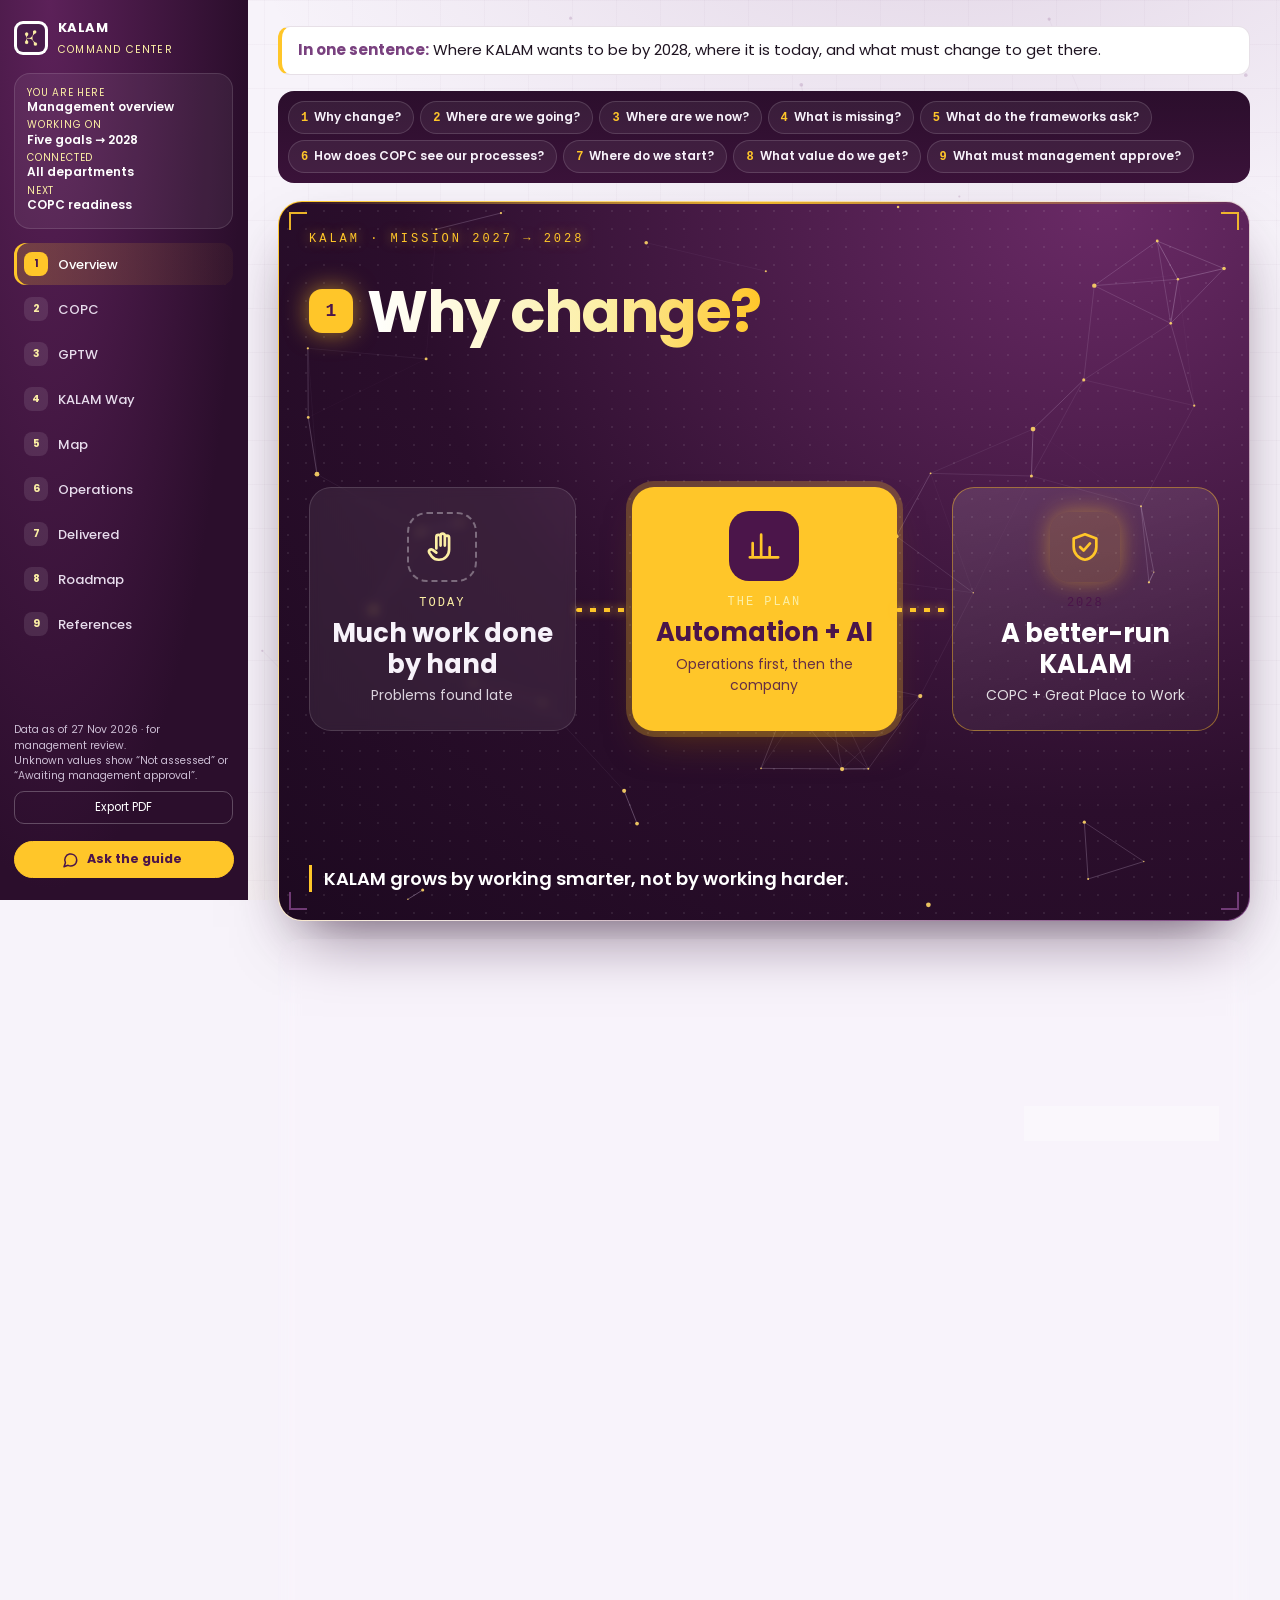
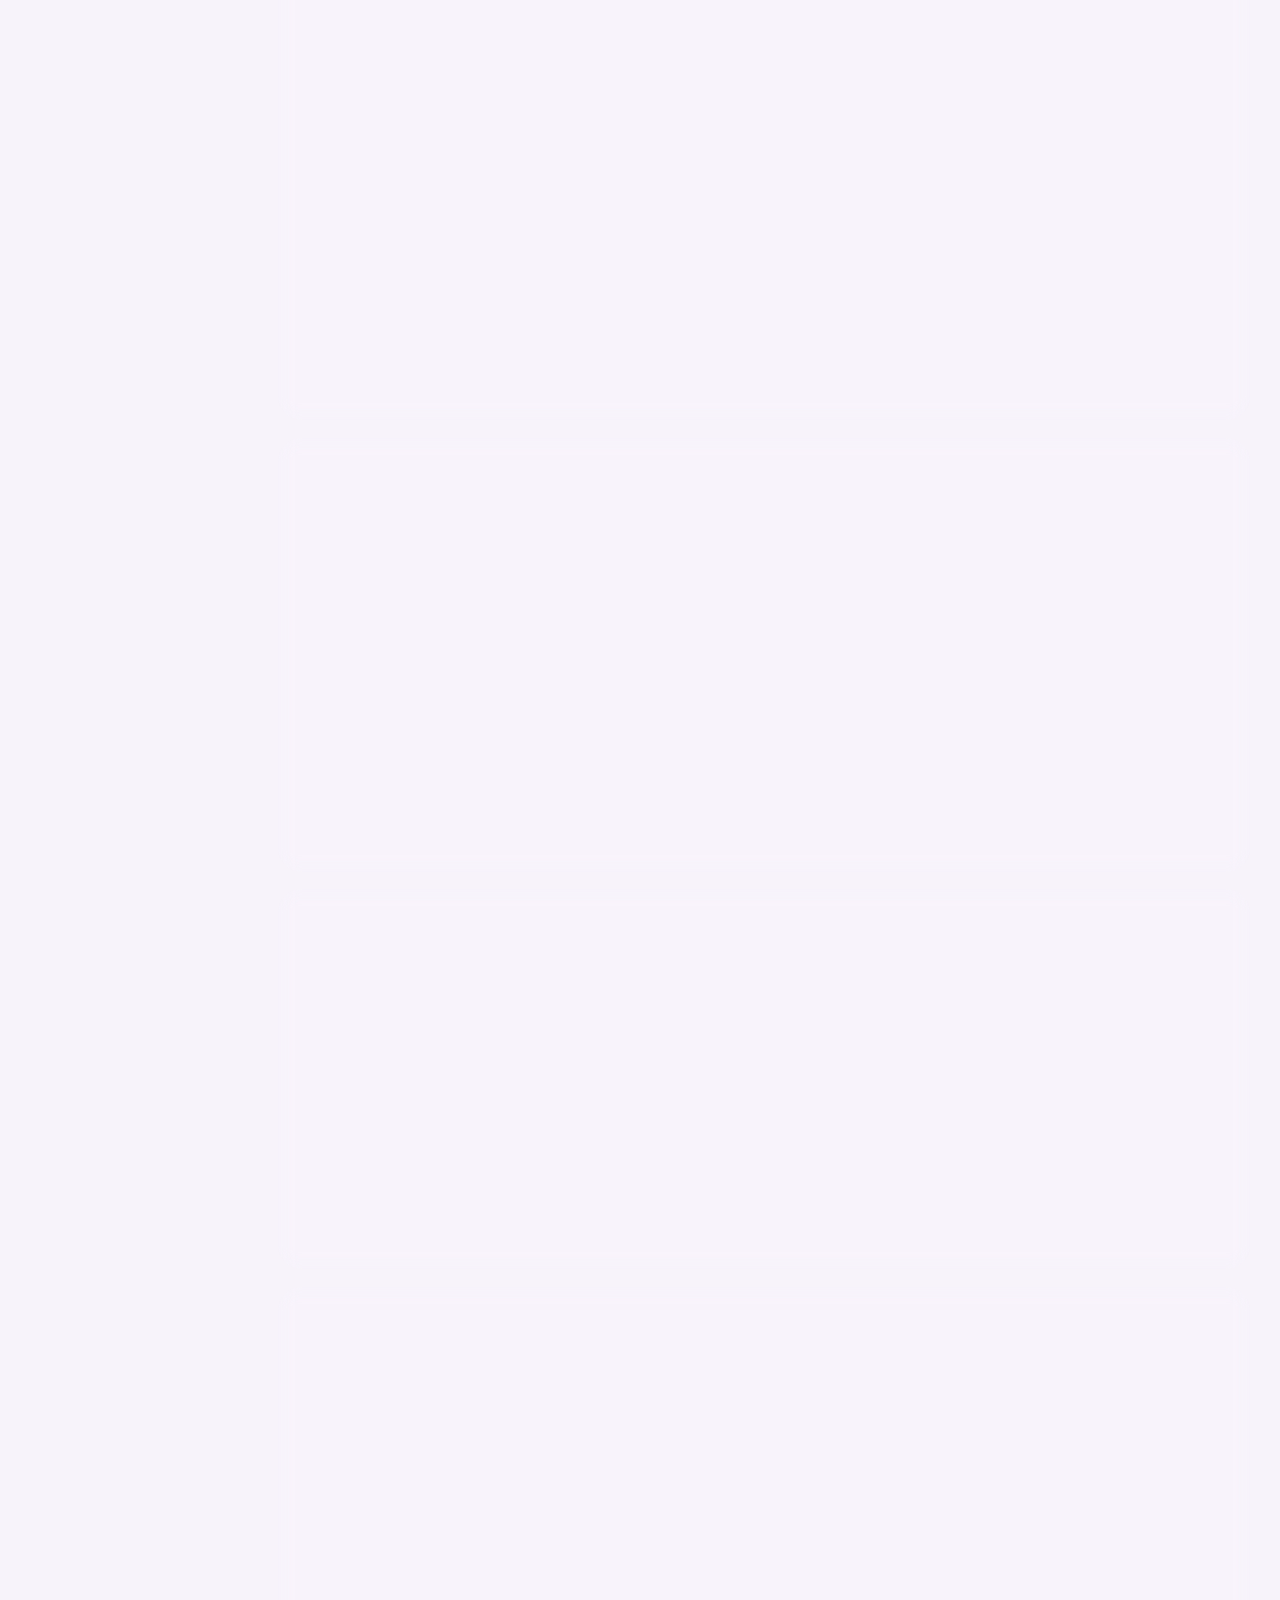
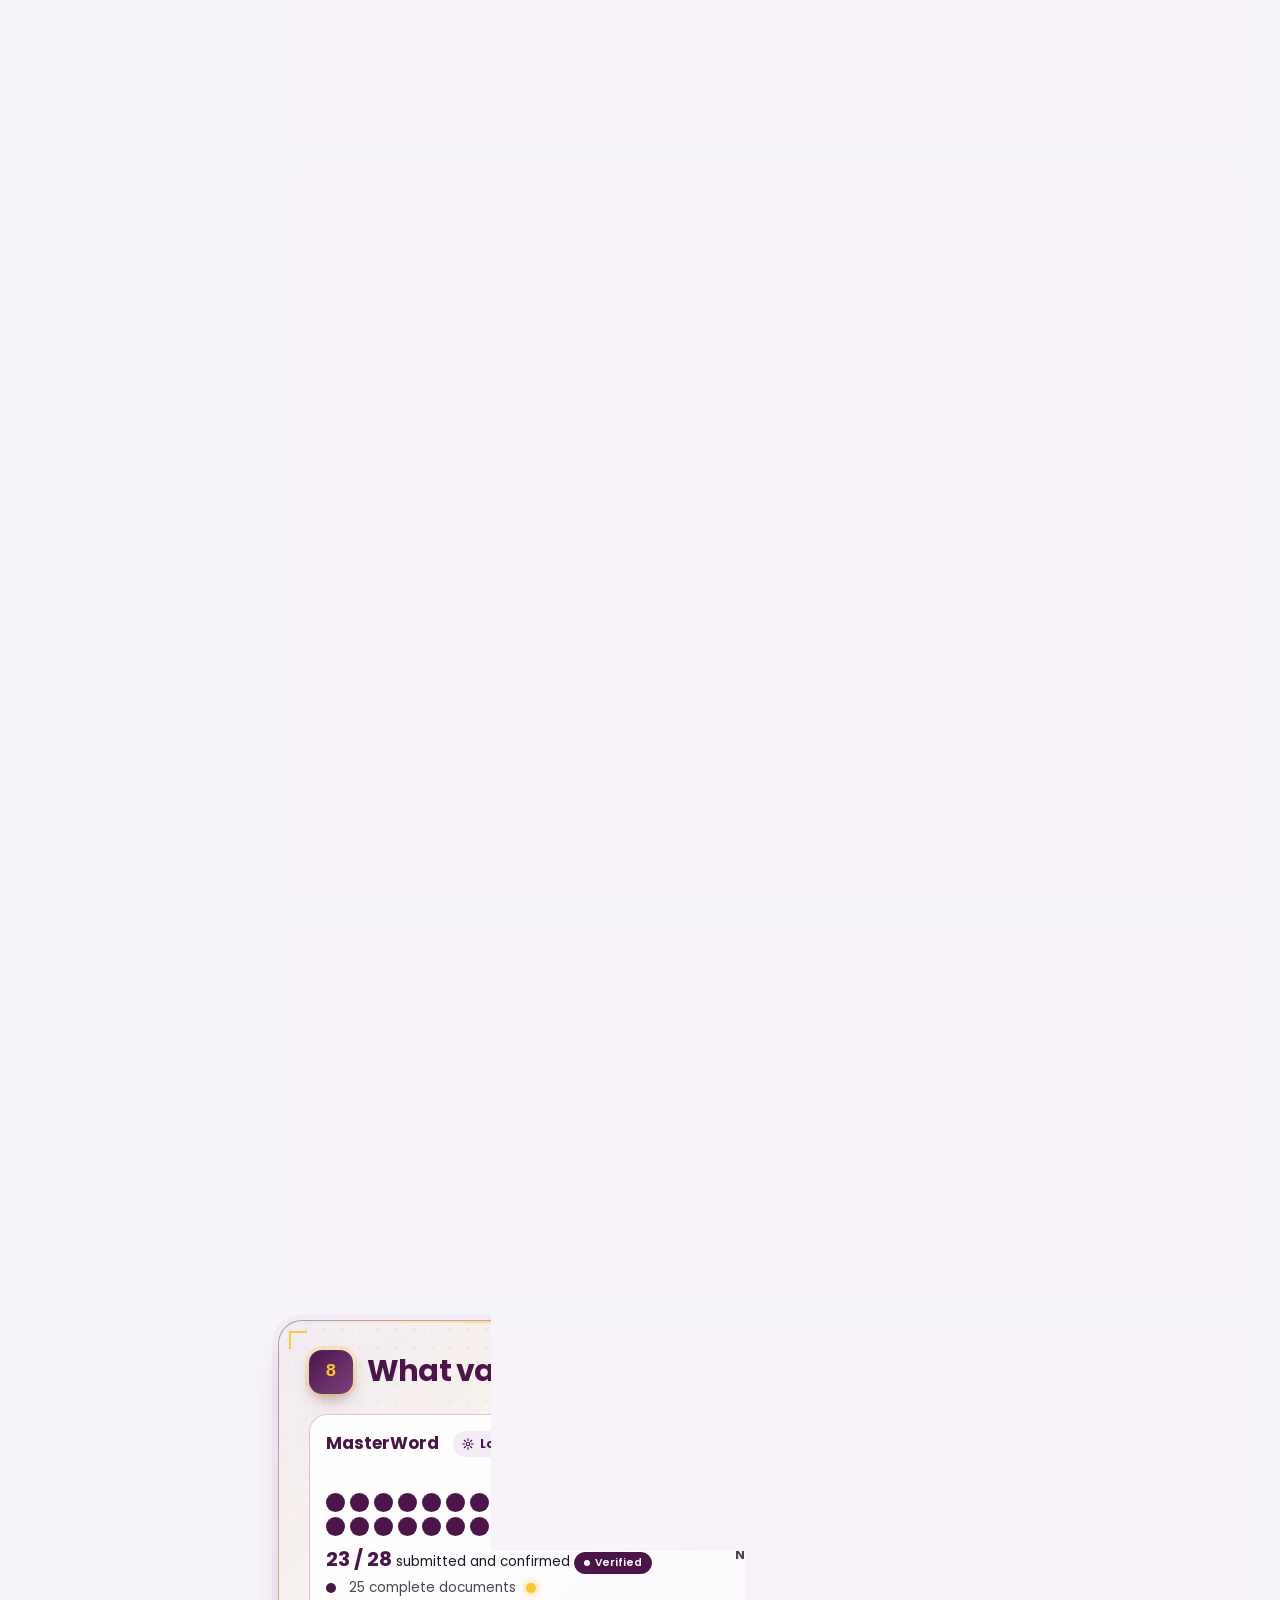
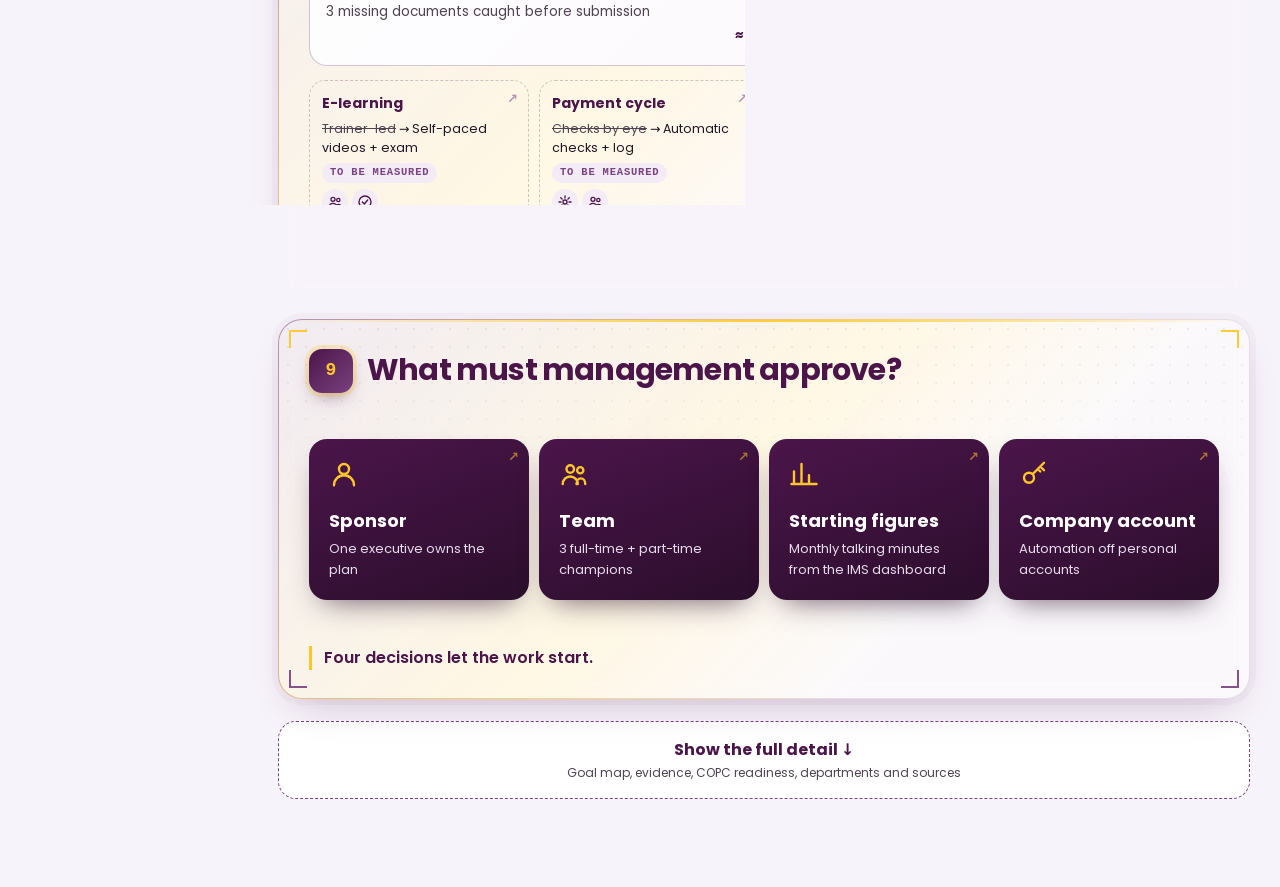
<file: strategy/index.html>
<!doctype html><html lang="en"><head><meta charset="utf-8"><meta name="viewport" content="width=device-width,initial-scale=1">
<title>KALAM Strategic Transformation Command Center</title>
<meta name="description" content="KALAM company-wide strategic transformation 2027-2028: five goals, COPC, Great Place to Work and KALAM Way.">
<link rel="preconnect" href="https://fonts.googleapis.com"><link href="https://fonts.googleapis.com/css2?family=Poppins:wght@400;500;600;700;800&display=swap" rel="stylesheet">
<style>@property --h{syntax:'<number>';inherits:true;initial-value:300}
:root{--bg:#F7F3FA;--bg2:#fff;--pn:#fff;--ln:rgba(75,21,74,.13);--ln2:rgba(75,21,74,.24);--tx:#1F1422;--mut:#4F4352;--dim:#76697e;--yt:#8f5a00;
--plum:#4B154A;--plum2:#79417F;--pl:#79417F;--yel:#FFC629;--g:#4B154A;--a:#8f5a00;--r:#a3245a;--n:#776c80;--b:#79417F;--h:300;--rad:18px}
*{box-sizing:border-box;margin:0;padding:0}
html{scroll-behavior:smooth}
body{font-family:Poppins,system-ui,sans-serif;background:var(--bg);color:var(--tx);font-size:14px;line-height:1.5;min-height:100vh;overflow-x:hidden;
background-image:radial-gradient(1200px 600px at 75% -10%,rgba(121,65,127,.16),transparent 60%),radial-gradient(900px 500px at -10% 110%,rgba(255,198,41,.14),transparent 60%),
linear-gradient(rgba(75,21,74,.025) 1px,transparent 1px),linear-gradient(90deg,rgba(75,21,74,.025) 1px,transparent 1px);
background-size:auto,auto,44px 44px,44px 44px;background-attachment:fixed}
a{color:var(--yt)}
button{font:inherit;color:inherit;cursor:pointer;background:none;border:0}
h1{font-size:30px;line-height:1.2;font-weight:700;letter-spacing:-.4px}
h1 em{font-style:normal;color:var(--yt)}
h2{font-size:19px;font-weight:700;letter-spacing:-.2px}
h3{font-size:15px;font-weight:700}
h4{font-size:12px;text-transform:uppercase;letter-spacing:1px;color:var(--pl);font-weight:700;margin-bottom:8px}
small,.mut{color:var(--mut)}
.dim{color:var(--dim)}
/* ---------- shell ---------- */
#side{position:fixed;left:0;top:0;bottom:0;width:248px;padding:18px 14px;border-right:1px solid var(--ln);background:rgba(255,255,255,.88);backdrop-filter:blur(14px);display:flex;flex-direction:column;gap:14px;z-index:20;overflow-y:auto}
.brand{display:flex;gap:10px;align-items:center}
.brand img{width:34px;height:34px;border-radius:9px;background:#fff;padding:3px}
.brand b{display:block;font-size:13px;letter-spacing:.4px}
.brand span{font-size:10.5px;color:var(--mut);text-transform:uppercase;letter-spacing:1.2px}
#ctx{border:1px solid var(--ln);border-radius:16px;padding:12px;background:rgba(75,21,74,.03);display:grid;grid-template-columns:54px 1fr;gap:10px;align-items:center}
#ctx .orb{--s:54px}
#ctx dl{font-size:10.5px;line-height:1.35}
#ctx dt{color:var(--dim);text-transform:uppercase;letter-spacing:.8px;font-size:9px}
#ctx dd{color:var(--tx);font-weight:600;margin-bottom:3px}
#nav{display:flex;flex-direction:column;gap:3px}
#nav button{display:flex;gap:10px;align-items:center;text-align:left;padding:9px 10px;border-radius:12px;font-size:13px;color:var(--mut);font-weight:500;transition:background .2s,color .2s}
#nav button i{font-style:normal;width:24px;height:24px;display:grid;place-items:center;border-radius:8px;background:rgba(75,21,74,.06);font-size:10.5px;font-weight:700;color:var(--pl);flex:none}
#nav button:hover{background:rgba(75,21,74,.06);color:var(--tx)}
#nav button.on{background:linear-gradient(90deg,rgba(255,198,41,.16),rgba(255,198,41,.02));color:var(--tx);box-shadow:inset 3px 0 0 var(--yel)}
#nav button.on i{background:var(--yel);color:var(--plum)}
.side-foot{margin-top:auto;font-size:10.5px;color:var(--dim);line-height:1.45}
.side-foot button{border:1px solid var(--ln2);border-radius:10px;padding:7px 10px;font-size:11.5px;margin-top:8px;width:100%;color:var(--tx)}
#main{margin-left:248px;padding:26px 30px 90px;max-width:1500px}
.page{display:none;animation:pin .45s ease}
.page.on{display:block}
@keyframes pin{from{opacity:0;transform:translateY(10px)}to{opacity:1;transform:none}}
.phead{display:flex;justify-content:space-between;gap:20px;align-items:flex-end;margin-bottom:18px;flex-wrap:wrap}
.phead p{color:var(--mut);max-width:760px;margin-top:6px;font-size:14px}
.eyebrow{font-size:11px;text-transform:uppercase;letter-spacing:2px;color:var(--yt);font-weight:600;margin-bottom:6px}
.pills{display:flex;gap:6px;flex-wrap:wrap}
.pill{font-size:11px;padding:4px 10px;border-radius:99px;border:1px solid var(--ln2);color:var(--mut)}
/* ---------- panels ---------- */
.pn{background:linear-gradient(180deg,rgba(75,21,74,.065),rgba(75,21,74,.025));border:1px solid var(--ln);border-radius:var(--rad);padding:18px;box-shadow:0 10px 28px rgba(75,21,74,.08),inset 0 1px 0 rgba(75,21,74,.07);position:relative;min-width:0}
.pn+.pn,.grid+.pn,.pn+.grid,.grid+.grid{margin-top:16px}
.grid{display:grid;gap:16px}
.g2{grid-template-columns:repeat(2,minmax(0,1fr))}
.g3{grid-template-columns:repeat(3,minmax(0,1fr))}
.g4{grid-template-columns:repeat(4,minmax(0,1fr))}
.g5{grid-template-columns:repeat(5,minmax(0,1fr))}
.span2{grid-column:span 2}
.ph{display:flex;justify-content:space-between;align-items:center;gap:10px;margin-bottom:12px;flex-wrap:wrap}
.ph p{font-size:12.5px;color:var(--mut)}
/* ---------- status ---------- */
.st{display:inline-flex;align-items:center;gap:5px;font-size:10.5px;font-weight:600;padding:3px 9px;border-radius:99px;white-space:nowrap;border:1px solid transparent;line-height:1.3}
.st::before{content:'';width:6px;height:6px;border-radius:50%;background:currentColor}
.sV{color:var(--g);background:rgba(75,21,74,.12);border-color:rgba(75,21,74,.3)}
.sC{color:var(--b);background:rgba(121,65,127,.12);border-color:rgba(121,65,127,.3)}
.sS{color:var(--a);background:rgba(255,198,41,.12);border-color:rgba(255,198,41,.3)}
.sR{color:var(--pl);background:rgba(224,177,230,.1);border-color:rgba(224,177,230,.3)}
.sN{color:var(--n);background:rgba(162,148,173,.1);border-color:rgba(162,148,173,.3)}
.sE{color:var(--r);background:rgba(163,36,90,.08);border-color:rgba(163,36,90,.35);border-style:dashed}
.sP{color:var(--yt);background:rgba(255,198,41,.12);border-color:rgba(255,198,41,.35)}
.sA{color:#d8cde0;background:rgba(75,21,74,.06);border-color:var(--ln2);border-style:dashed}
.sM{color:var(--g);background:rgba(75,21,74,.08);border-color:rgba(75,21,74,.25)}
.xCo{color:var(--g);background:rgba(75,21,74,.12)}.xPa{color:var(--a);background:rgba(255,198,41,.12)}.xMi{color:var(--r);background:rgba(163,36,90,.12)}.xNa{color:var(--n);background:rgba(162,148,173,.1)}
.kD{color:var(--b);background:rgba(121,65,127,.12)}.kI{color:var(--a);background:rgba(255,198,41,.12)}.kE{color:var(--g);background:rgba(75,21,74,.12)}.kG{color:var(--r);background:rgba(163,36,90,.12)}
.dot{width:9px;height:9px;border-radius:50%;display:inline-block;flex:none}
.cR{background:var(--r)}.cA{background:var(--a)}.cG{background:var(--g)}.cN{background:var(--n)}
/* ---------- tips ---------- */
.tip{border-bottom:1px dotted var(--pl);cursor:help}
#tipbox{position:fixed;z-index:90;max-width:280px;background:#fff;border:1px solid var(--ln2);color:var(--tx);font-size:12px;padding:9px 11px;border-radius:10px;box-shadow:0 10px 30px rgba(0,0,0,.5);pointer-events:none;opacity:0;transition:opacity .15s;display:none}
#tipbox.on{opacity:1;display:block}
#tipbox b{color:var(--yt)}
/* ---------- orb ---------- */
.orb{--s:180px;width:var(--s);height:var(--s);flex:none;position:relative;border-radius:50% 50% 48% 52%/55% 52% 48% 45%;transition:--h 1.2s ease;
background:radial-gradient(circle at 33% 27%,rgba(75,21,74,.95) 0 3%,rgba(75,21,74,.4) 8%,transparent 20%),
radial-gradient(circle at 68% 80%,hsla(calc(var(--h) + 50),95%,72%,.55),transparent 42%),
radial-gradient(circle at 50% 45%,hsla(var(--h),70%,58%,.9),hsla(var(--h),72%,32%,.95) 62%,hsla(var(--h),80%,14%,1));
box-shadow:0 0 calc(var(--s)*.35) hsla(var(--h),85%,62%,.45),inset calc(var(--s)*-.08) calc(var(--s)*-.1) calc(var(--s)*.22) rgba(0,0,0,.5),inset calc(var(--s)*.06) calc(var(--s)*.07) calc(var(--s)*.16) rgba(75,21,74,.2);
animation:morph 9s ease-in-out infinite,flo 6s ease-in-out infinite}
.orb::after{content:'';position:absolute;inset:-10%;border-radius:50%;border:1px solid hsla(var(--h),90%,75%,.35);opacity:0}
.orb.ping::after{animation:ping 1s ease-out}
@keyframes morph{0%,100%{border-radius:50% 50% 48% 52%/55% 52% 48% 45%}33%{border-radius:56% 44% 53% 47%/47% 56% 44% 53%}66%{border-radius:45% 55% 44% 56%/53% 45% 55% 47%}}
@keyframes flo{0%,100%{transform:translateY(0)}50%{transform:translateY(-6px)}}
@keyframes ping{0%{opacity:.9;transform:scale(.9)}100%{opacity:0;transform:scale(1.5)}}
.orbwrap{position:relative;width:340px;height:340px;display:grid;place-items:center;margin:auto}
.orbwrap .ring{position:absolute;inset:18px;border-radius:50%;border:1px dashed rgba(75,21,74,.16);animation:spin 60s linear infinite}
.orbwrap .ring.r2{inset:52px;border-style:solid;border-color:rgba(255,198,41,.14);animation-duration:40s;animation-direction:reverse}
@keyframes spin{to{transform:rotate(360deg)}}
.orbwrap .orb{--s:150px}
.orbit{position:absolute;font-size:10.5px;font-weight:600;padding:5px 9px;border-radius:99px;background:#fff;border:1px solid var(--ln2);white-space:nowrap;transform:translate(-50%,-50%);cursor:pointer;transition:border-color .2s,background .2s}
.orbit:hover{border-color:var(--yt);background:#fff6d6}
.orbit b{color:var(--yt);margin-right:4px}
.orbcap{position:absolute;bottom:-4px;left:50%;transform:translateX(-50%);text-align:center;font-size:11px;color:var(--mut);width:100%}
/* ---------- overview ---------- */
.hero{display:grid;grid-template-columns:1.25fr 1fr;gap:20px;align-items:center;padding:26px;overflow:hidden}
.hero .lead{font-size:14.5px;color:var(--mut);margin:12px 0 18px;max-width:640px;font-style:italic}
.dest{display:grid;grid-template-columns:repeat(3,minmax(0,1fr));gap:10px}
.dest div{border:1px solid var(--ln);border-radius:14px;padding:12px;background:rgba(75,21,74,.035)}
.dest b{display:block;font-size:20px;color:var(--yt);line-height:1.2}
.dest span{font-size:11.5px;color:var(--mut);display:block;margin:4px 0 6px}
.dest .st{display:inline-flex;margin:0;white-space:normal}.dest .tip{display:inline;margin:0}
.qnav{display:flex;gap:6px;flex-wrap:wrap;margin:16px 0}
.qnav a{text-decoration:none;font-size:11.5px;color:var(--mut);border:1px solid var(--ln);padding:6px 10px;border-radius:99px;background:rgba(75,21,74,.03)}
.qnav a:hover{color:var(--tx);border-color:var(--yt)}
.qnav a b{color:var(--yt);margin-right:4px}
.q{scroll-margin-top:16px}
.qh{display:flex;gap:12px;align-items:center;margin-bottom:14px}
.qn{font-size:12px;font-weight:800;color:var(--plum);background:var(--yel);border-radius:9px;width:30px;height:30px;display:grid;place-items:center;flex:none}
.chain{display:flex;align-items:stretch;gap:0;overflow-x:auto;padding:4px 0 8px}
.chain>div{flex:1 0 112px;text-align:center;padding:12px 8px;border:1px solid var(--ln);border-radius:14px;background:rgba(75,21,74,.04);font-size:12px;position:relative}
.chain>div b{display:block;font-size:13px;color:var(--tx)}
.chain>div span{color:var(--mut);font-size:10.5px}
.chain>div.hl{border-color:var(--yt);background:rgba(255,198,41,.08)}
.chain>i{flex:0 0 26px;align-self:center;height:2px;background:linear-gradient(90deg,var(--plum2) 50%,transparent 50%);background-size:10px 2px;animation:dash 1s linear infinite}
@keyframes dash{to{background-position:10px 0}}
.callout{border-left:3px solid var(--yel);background:rgba(255,198,41,.07);padding:10px 14px;border-radius:0 12px 12px 0;font-size:13px;margin-top:12px}
.callout b{color:var(--yt)}
.quote{font-size:14px;font-style:italic;color:var(--tx);border-left:3px solid var(--plum2);padding-left:12px}
.chips{display:flex;flex-wrap:wrap;gap:6px}
.chip{font-size:11.5px;padding:4px 10px;border-radius:99px;background:rgba(75,21,74,.06);border:1px solid var(--ln);white-space:nowrap}
button.chip:hover,.chip.cl:hover{border-color:var(--yt);cursor:pointer}
.chip.y{background:rgba(255,198,41,.14);border-color:rgba(255,198,41,.4);color:var(--yt)}
.gcard{border-radius:14px;padding:12px;border:1px solid var(--ln);background:rgba(75,21,74,.035);cursor:pointer;transition:transform .2s,border-color .2s}
.gcard:hover{transform:translateY(-2px);border-color:var(--yt)}
.gcard .gn{font-size:10px;font-weight:800;color:var(--plum);background:var(--yel);border-radius:6px;padding:2px 6px}
.gcard h3{margin:8px 0 4px;font-size:14px}
.gcard p{font-size:11.5px;color:var(--mut)}
.gflow{display:grid;grid-template-columns:150px 1fr 1fr 1.3fr 1.1fr 1.3fr;gap:0;align-items:stretch}
.gflow>div{padding:10px 12px;border-bottom:1px solid var(--ln);font-size:12px;position:relative;min-width:0}
.gflow .hd{font-size:10px;text-transform:uppercase;letter-spacing:1px;color:var(--dim);font-weight:700;border-bottom:1px solid var(--ln2)}
.gflow .gc{font-weight:700;font-size:13px;cursor:pointer}
.gflow .gc span{display:inline-block;font-size:10px;font-weight:800;color:var(--plum);background:var(--yel);border-radius:6px;padding:1px 6px;margin-right:6px}
.gflow>div:not(.hd):not(.gc)::before{content:'';position:absolute;left:-6px;top:50%;width:10px;height:2px;background:var(--plum2)}
.big{font-size:30px;font-weight:800;line-height:1.05;letter-spacing:-.5px}
.stat{border:1px solid var(--ln);border-radius:14px;padding:14px;background:rgba(75,21,74,.035);min-width:0}
.stat .big{color:var(--tx)}
.stat .big.y{color:var(--yt)}.stat .big.r{color:var(--r)}.stat .big.g{color:var(--g)}
.stat p{font-size:11.5px;color:var(--mut);margin:4px 0 8px}
.heat{display:grid;grid-template-columns:repeat(auto-fill,minmax(150px,1fr));gap:8px}
.cell{border-radius:12px;padding:10px;cursor:pointer;font-size:12px;font-weight:600;border:1px solid var(--ln);transition:transform .15s,opacity .2s;min-height:70px;display:flex;flex-direction:column;justify-content:space-between;text-align:left}
.cell:hover{transform:scale(1.03)}
.cell small{font-weight:500;font-size:10.5px}
.cell.R{background:linear-gradient(135deg,rgba(163,36,90,.32),rgba(163,36,90,.12));border-color:rgba(163,36,90,.5)}
.cell.A{background:linear-gradient(135deg,rgba(255,198,41,.28),rgba(255,198,41,.08));border-color:rgba(255,198,41,.45)}
.cell.G{background:linear-gradient(135deg,rgba(75,21,74,.28),rgba(75,21,74,.08))}
.cell.N{background:repeating-linear-gradient(45deg,rgba(75,21,74,.04) 0 6px,rgba(75,21,74,.015) 6px 12px);border-style:dashed;color:var(--mut)}
.cell.dimmed{opacity:.2}
.seg{display:inline-flex;border:1px solid var(--ln2);border-radius:10px;overflow:hidden;flex-wrap:wrap}
.seg button{padding:6px 11px;font-size:11.5px;color:var(--mut)}
.seg button.on{background:var(--yel);color:var(--plum);font-weight:700}
.legend{display:flex;gap:12px;flex-wrap:wrap;font-size:11px;color:var(--mut);align-items:center}
.legend span{display:inline-flex;gap:5px;align-items:center}
.meter{height:10px;border-radius:99px;background:rgba(75,21,74,.08);overflow:hidden;display:flex}
.meter i{display:block;height:100%}
.mrow{display:grid;grid-template-columns:minmax(0,1.3fr) minmax(0,2fr) 70px;gap:10px;align-items:center;font-size:12px;padding:6px 0}
.mrow b{text-align:right;font-size:12px}
.bars .mrow{grid-template-columns:minmax(0,1.2fr) minmax(0,2fr) 40px}
.fl{display:flex;align-items:center;gap:6px;flex-wrap:wrap;font-size:12px}
.fl .box{padding:7px 10px;border-radius:10px;border:1px solid var(--ln);background:rgba(75,21,74,.04)}
.fl .box.m{border-color:rgba(163,36,90,.4)}
.fl .box.a{border-color:rgba(75,21,74,.45);background:rgba(75,21,74,.07)}
.fl .box.c{border-color:rgba(255,198,41,.5);background:rgba(255,198,41,.08)}
.fl .ar{color:var(--yt);font-weight:700}
/* ---------- tables ---------- */
.tw{overflow-x:auto}
.tbl{width:100%;border-collapse:collapse;font-size:12.5px}
.tbl th{text-align:left;font-size:10px;text-transform:uppercase;letter-spacing:.8px;color:var(--dim);padding:8px;border-bottom:1px solid var(--ln2);white-space:nowrap;font-weight:700}
.tbl td{padding:8px;border-bottom:1px solid var(--ln);vertical-align:top}
.tbl tr.clk{cursor:pointer}.tbl tr.clk:hover td{background:rgba(75,21,74,.04)}
.tbl .id{font-weight:700;color:var(--yt);white-space:nowrap}
.sbar{display:inline-block;height:8px;border-radius:99px;background:linear-gradient(90deg,var(--plum2),var(--yel));vertical-align:middle}
/* ---------- cards ---------- */
.cards{display:grid;grid-template-columns:repeat(auto-fill,minmax(270px,1fr));gap:12px}
.card{border:1px solid var(--ln);border-radius:14px;padding:14px;background:rgba(75,21,74,.035);min-width:0}
.card.clk{cursor:pointer;transition:border-color .2s,transform .2s}
.card.clk:hover{border-color:var(--yt);transform:translateY(-2px)}
.card h3{margin-bottom:6px;display:flex;gap:8px;align-items:flex-start;justify-content:space-between}
.card p{font-size:12px;color:var(--mut)}
.kv{display:grid;grid-template-columns:118px minmax(0,1fr);gap:5px 10px;font-size:12px;margin-top:10px}
.kv dt{color:var(--dim);font-size:10px;text-transform:uppercase;letter-spacing:.6px;font-weight:700;padding-top:2px}
.kv dd{min-width:0}
.stepper{display:flex;gap:4px;margin-top:10px;flex-wrap:wrap}
.stepper span{flex:1 1 90px;font-size:9.5px;font-weight:700;text-align:center;padding:6px 3px;border-radius:7px;background:rgba(75,21,74,.06);color:var(--dim);text-transform:uppercase;letter-spacing:.3px}
.stepper span.on{background:var(--yel);color:var(--plum)}
.tag{font-size:10px;font-weight:700;padding:2px 7px;border-radius:6px;background:rgba(75,21,74,.08);color:var(--pl);white-space:nowrap}
.gapnote{background:repeating-linear-gradient(45deg,rgba(75,21,74,.035) 0 8px,rgba(75,21,74,.015) 8px 16px);border:1px dashed var(--ln2);border-radius:12px;padding:10px 12px;font-size:12px;color:var(--mut)}
/* ---------- map ---------- */
#mapwrap{overflow-x:auto;position:relative}
#tmap{position:relative;min-width:1020px;display:grid;grid-template-columns:repeat(7,minmax(0,1fr));gap:16px;padding:6px 4px 10px}
#tmap svg{position:absolute;inset:0;width:100%;height:100%;pointer-events:none;overflow:visible}
#tmap .col h4{text-align:center;margin-bottom:10px}
#tmap .col{display:flex;flex-direction:column;gap:6px;position:relative;z-index:1}
.mn{font-size:11px;padding:6px 8px;border-radius:9px;border:1px solid var(--ln);background:#fff;text-align:left;line-height:1.3;transition:opacity .25s,border-color .25s,background .25s;color:var(--tx)}
.mn:hover{border-color:var(--pl)}
.mn.hl{border-color:var(--yt);background:#fff6d6;box-shadow:0 0 0 1px rgba(255,198,41,.3),0 0 18px rgba(255,198,41,.15)}
.mn.sel{background:var(--yel);color:var(--plum);font-weight:700}
.mn.fade{opacity:.22}
#tmap path{fill:none;stroke:var(--yel);stroke-width:1.4;stroke-opacity:.7;stroke-dasharray:5 5;animation:flow 1.2s linear infinite}
@keyframes flow{to{stroke-dashoffset:-20}}
#mpanel h3{font-size:16px}
.scope{display:flex;flex-wrap:wrap;gap:4px;align-items:center;font-size:11.5px}
.scope span{padding:5px 9px;border-radius:9px;background:rgba(75,21,74,.06);border:1px solid var(--ln)}
.scope i{color:var(--yt);font-style:normal}
/* ---------- process ---------- */
.pmap{overflow-x:auto;border:1px solid var(--ln);border-radius:14px;background:#fff}
.pmap svg{display:block;min-width:820px;width:100%;height:auto}
.pmap .lane{fill:rgba(75,21,74,.025)}
.pmap .lane.alt{fill:rgba(75,21,74,.05)}
.pmap .lt{fill:var(--pl);font-size:11px;font-weight:700}
.pmap .nd rect,.pmap .nd polygon{fill:#fff;stroke:rgba(75,21,74,.3);stroke-width:1}
.pmap .nd.start rect,.pmap .nd.end rect{fill:#f3e9f3;stroke:var(--pl)}
.pmap .nd.ctrl rect{stroke:var(--g);stroke-width:1.5}
.pmap .nd.dec polygon{fill:#fff7e6;stroke:var(--a)}
.pmap .nd.pain rect,.pmap .nd.pain polygon{stroke:var(--r);stroke-width:1.6;fill:#fff0f3}
.pmap .nd.new rect,.pmap .nd.new polygon{stroke:var(--yel);stroke-width:1.8}
.pmap .nd text{fill:#1e1024;font-size:10.5px;font-family:Poppins,sans-serif}
.pmap .ed{fill:none;stroke:rgba(75,21,74,.45);stroke-width:1.3}
.pmap .ed.ho{stroke:var(--yel);stroke-dasharray:5 4;animation:flow 1.2s linear infinite}
.pmap .el{fill:var(--mut);font-size:9.5px}
.pmap .badge{font-size:9px;font-weight:700}
.sipoc{display:grid;grid-template-columns:repeat(5,minmax(0,1fr));gap:6px}
.sipoc div{border:1px solid var(--ln);border-radius:10px;padding:8px;font-size:11.5px;background:rgba(75,21,74,.03)}
.sipoc b{display:block;color:var(--yt);font-size:10px;text-transform:uppercase;letter-spacing:1px}
.pdca{display:grid;grid-template-columns:repeat(4,minmax(0,1fr));gap:6px}
.pdca div{border-radius:10px;padding:8px;font-size:11.5px;background:rgba(121,65,127,.18);border:1px solid rgba(224,177,230,.2)}
.pdca b{display:block;font-size:10px;letter-spacing:1px;text-transform:uppercase;color:var(--pl)}
.plist li{font-size:12px;margin:0 0 5px 16px}
/* ---------- matrix ---------- */
.mx svg{width:100%;height:auto;display:block}
.mx text{fill:var(--mut);font-size:10px;font-family:Poppins,sans-serif}
.mx circle{cursor:pointer}
/* ---------- gantt ---------- */
.gantt{display:grid;gap:6px}
.grow{display:grid;grid-template-columns:200px minmax(0,1fr);gap:10px;align-items:center;font-size:12px}
.gtrack{position:relative;height:26px;background:rgba(75,21,74,.04);border-radius:8px}
.gbar{position:absolute;top:3px;bottom:3px;border-radius:6px;display:flex;align-items:center;padding:0 8px;font-size:10.5px;font-weight:700;color:var(--tx);transition:left .5s,width .5s;white-space:nowrap;overflow:hidden}
/* ---------- org ---------- */
.org{display:flex;flex-direction:column;align-items:center;gap:6px;margin:10px 0}
.org .lv{display:flex;gap:5px;flex-wrap:wrap;justify-content:center}
.org span{font-size:10px;font-weight:600;padding:5px 8px;border-radius:8px;background:rgba(121,65,127,.3);text-align:center}
.org span.top{background:var(--yel);color:var(--plum)}.org span.pt{background:transparent;border:1px dashed var(--pl)}
.org .ln{width:2px;height:10px;background:var(--pl)}
.opt.rec{border-color:var(--yt);box-shadow:0 0 0 1px rgba(255,198,41,.35)}
/* ---------- modal ---------- */
#mod{position:fixed;inset:0;background:rgba(30,16,36,.45);backdrop-filter:blur(6px);display:none;z-index:80;padding:30px 16px;overflow-y:auto}
#mod.on{display:block}
#box{max-width:760px;margin:auto;background:#fff;border:1px solid var(--ln2);border-radius:20px;padding:22px;position:relative;animation:pin .3s ease}
#box .x{position:absolute;right:14px;top:12px;font-size:22px;color:var(--mut)}
#box h3{font-size:18px;margin-bottom:6px;padding-right:30px}
/* ---------- chat ---------- */
#chatbtn{position:fixed;right:20px;bottom:20px;z-index:60;display:flex;gap:8px;align-items:center;padding:8px 14px 8px 8px;border-radius:99px;background:#fff;border:1px solid var(--ln2);box-shadow:0 10px 30px rgba(0,0,0,.5);font-size:12.5px;font-weight:600}
#chatbtn .orb{--s:30px}
#chat{position:fixed;right:20px;bottom:76px;width:370px;max-width:calc(100vw - 32px);height:500px;max-height:calc(100vh - 110px);z-index:61;background:#fff;border:1px solid var(--ln2);border-radius:18px;box-shadow:0 20px 50px rgba(0,0,0,.6);display:none;flex-direction:column;overflow:hidden}
#chat.on{display:flex}
#chat header{padding:12px 14px;border-bottom:1px solid var(--ln);display:flex;justify-content:space-between;align-items:center}
#chat header small{display:block;font-size:10.5px}
#clog{flex:1;overflow-y:auto;padding:12px;display:flex;flex-direction:column;gap:8px}
.msg{font-size:12.5px;padding:9px 11px;border-radius:12px;max-width:92%;line-height:1.45}
.msg.u{align-self:flex-end;background:var(--plum2)}
.msg.b{align-self:flex-start;background:rgba(75,21,74,.06);border:1px solid var(--ln)}
.msg.b.na{border-color:rgba(163,36,90,.4)}
.msg button{color:var(--yt);font-size:11.5px;text-decoration:underline;margin-top:4px}
#csug{display:flex;gap:5px;flex-wrap:wrap;padding:0 12px 8px}
#csug button{font-size:10.5px;border:1px solid var(--ln2);border-radius:99px;padding:4px 8px;color:var(--mut)}
#cform{display:flex;gap:6px;padding:10px;border-top:1px solid var(--ln)}
#cin{flex:1;background:rgba(75,21,74,.06);border:1px solid var(--ln2);border-radius:10px;padding:8px 10px;color:var(--tx);font:inherit;font-size:12.5px;min-width:0}
#cform button{background:var(--yel);color:var(--plum);font-weight:700;border-radius:10px;padding:0 14px}
/* ---------- refs ---------- */
.ref{display:flex;gap:12px;align-items:flex-start;padding:10px 0;border-bottom:1px solid var(--ln)}
.ref .tag{margin-top:2px}
.ref a{font-weight:600;word-break:break-word}
/* ---------- responsive ---------- */
@media(max-width:1200px){.g5{grid-template-columns:repeat(3,minmax(0,1fr))}.g4{grid-template-columns:repeat(2,minmax(0,1fr))}.gflow{grid-template-columns:130px 1fr 1fr 1.2fr 1fr 1.2fr}}
@media(max-width:900px){
 #side{position:sticky;top:0;bottom:auto;width:100%;flex-direction:row;align-items:center;padding:8px 10px;gap:8px;overflow:visible;border-right:0;border-bottom:1px solid var(--ln)}
 .brand span,.side-foot,#ctx dl{display:none}
 .brand b{display:none}
 #ctx{padding:0;border:0;background:none;grid-template-columns:auto}
 #ctx .orb{--s:30px}
 #nav{flex-direction:row;overflow-x:auto;flex:1;min-width:0;scrollbar-width:none}
 #nav button{white-space:nowrap;padding:7px 9px;font-size:12px}
 #nav button i{display:none}
 #main{margin-left:0;padding:16px 16px 90px}
 .hero{grid-template-columns:1fr;padding:18px}
 .orbwrap{width:290px;height:290px}
 .g2,.g3,.g4,.g5{grid-template-columns:minmax(0,1fr)}
 .span2{grid-column:auto}
 .dest{grid-template-columns:repeat(3,minmax(0,1fr));gap:6px}.dest div{padding:9px}.dest b{font-size:16px}.dest span{font-size:10px}.dest .st{font-size:9px;padding:2px 6px}
 h1{font-size:23px}
 .gflow{display:block}
 .gflow .hd{display:none}
 .gflow>div{border:0;padding:3px 0}
 .gflow>div::before{display:none}
 .gflow .gc{margin-top:12px;padding-top:12px;border-top:1px solid var(--ln2)}
 .gflow>div[data-l]::after{content:attr(data-l);display:block;font-size:9.5px;color:var(--dim);text-transform:uppercase;letter-spacing:.8px;order:-1}
 .gflow>div[data-l]{display:flex;flex-direction:column}
 .sipoc{grid-template-columns:minmax(0,1fr) minmax(0,1fr)}
 .pdca{grid-template-columns:minmax(0,1fr) minmax(0,1fr)}
 .grow{grid-template-columns:110px minmax(0,1fr)}
 .kv{grid-template-columns:96px minmax(0,1fr)}
 .mrow{grid-template-columns:minmax(0,1fr) minmax(0,1.2fr) 56px}
 .orbit{font-size:9.5px;padding:4px 7px}
}
/* story */
.story{display:grid;gap:18px;margin-bottom:22px}
.sidx{display:flex;flex-wrap:wrap;gap:6px;position:sticky;top:0;z-index:5;padding:8px 0;background:linear-gradient(var(--bg) 70%,transparent)}
.sidx a{text-decoration:none;color:var(--plum);font-size:12px;font-weight:600;border:1px solid var(--ln2);border-radius:99px;padding:6px 12px;background:rgba(255,255,255,.85);backdrop-filter:blur(6px)}
.sidx a b{color:var(--plum2);margin-right:6px;font-family:ui-monospace,Menlo,monospace}.sidx a:hover{border-color:var(--yel);background:#fff}
.scr{position:relative;isolation:isolate;border-radius:24px;padding:28px 30px;min-height:380px;display:flex;flex-direction:column;gap:20px;scroll-margin-top:64px;
 background:linear-gradient(#fff,#fff) padding-box,linear-gradient(135deg,rgba(121,65,127,.55),rgba(255,198,41,.7) 45%,rgba(121,65,127,.12) 70%) border-box;border:1.5px solid transparent;
 box-shadow:0 18px 40px -18px rgba(75,21,74,.28),0 0 0 6px rgba(121,65,127,.035);overflow:hidden}
.scr::before{content:'';position:absolute;inset:0;z-index:-1;background-image:radial-gradient(rgba(75,21,74,.09) 1px,transparent 1.2px);background-size:18px 18px;mask-image:linear-gradient(180deg,rgba(0,0,0,.9),transparent 55%)}
.scr::after{content:'';position:absolute;left:0;right:0;top:0;height:2px;background:linear-gradient(90deg,transparent,var(--yel),transparent);animation:scan 5s ease-in-out infinite;opacity:.9}
@keyframes scan{0%{transform:translateX(-100%)}60%,100%{transform:translateX(100%)}}
.sq{display:flex;gap:14px;align-items:center}
.sq span{width:44px;height:44px;border-radius:13px;background:linear-gradient(135deg,var(--plum),var(--plum2));color:var(--yel);font-weight:800;font-size:18px;display:grid;place-items:center;flex:none;font-family:ui-monospace,Menlo,monospace;box-shadow:0 0 0 4px rgba(255,198,41,.25),0 8px 18px -6px rgba(75,21,74,.5)}
.sq h2{font-size:30px;letter-spacing:-.8px;color:var(--plum)}
.sv{flex:1;display:flex;flex-direction:column;justify-content:center;gap:14px}
.sl{font-size:16px;font-weight:600;color:var(--plum);border-left:3px solid var(--yel);padding-left:12px}
/* 1 why */
.why3{display:grid;grid-template-columns:repeat(3,minmax(0,1fr));gap:14px}
.rg{display:flex;flex-direction:column;align-items:center;text-align:center;gap:10px;padding:20px 14px;border-radius:20px;background:linear-gradient(180deg,#faf6fc,#fff);border:1px solid var(--ln)}
.rg>b{font-size:15px;color:var(--plum);line-height:1.3}.rg small{display:block;font-weight:500;color:var(--mut);font-size:11.5px;margin-top:4px}
.rg svg .rt{fill:none;stroke:rgba(75,21,74,.08);stroke-width:9}.rg svg .rv{fill:none;stroke:var(--plum);stroke-width:9;stroke-linecap:round;filter:drop-shadow(0 0 4px rgba(121,65,127,.5));animation:draw 1.4s ease-out both}
.rg.bad svg .rv{stroke:var(--plum)}.rg.mid svg .rv{stroke:var(--yel);filter:drop-shadow(0 0 5px rgba(255,198,41,.8))}
.rg svg text{font-size:21px;font-weight:800;fill:var(--plum);font-family:Poppins,sans-serif}
@keyframes draw{from{stroke-dasharray:0 999}}
.d8w{display:grid;grid-template-columns:repeat(4,30px);gap:10px;padding:14px 0}
.d8{display:inline-block;width:30px;height:30px;border-radius:9px;background:#eee6f1}
.d8.x{background:var(--plum)}.d8.a{background:var(--yel);box-shadow:0 0 12px rgba(255,198,41,.9)}.d8.p{background:linear-gradient(135deg,var(--yel) 50%,#eee6f1 50%)}.d8.n{background:#fff;border:2px dashed #c9bfd0}
.lg{font-size:11px;color:var(--mut);display:flex;flex-wrap:wrap;gap:4px 10px;justify-content:center;align-items:center}.lg .d8{width:11px;height:11px;border-radius:3px;margin-right:3px;vertical-align:-1px}
/* 2 goals */
.g5i{display:grid;grid-template-columns:repeat(5,minmax(0,1fr));gap:10px}
.g5i button{border-radius:18px;padding:18px 10px;text-align:center;background:#faf6fc;color:var(--plum2);border:1.5px solid var(--ln);transition:transform .2s,box-shadow .2s,background .2s}
.g5i button:hover{transform:translateY(-3px);box-shadow:0 10px 22px -10px rgba(75,21,74,.4)}
.g5i button.on{background:var(--plum);color:var(--yel);border-color:var(--plum);box-shadow:0 0 0 4px rgba(255,198,41,.35),0 12px 26px -10px rgba(75,21,74,.6)}
.g5i b{display:block;font-size:15px;margin-top:6px;color:inherit}.g5i button:not(.on) b{color:var(--plum)}.g5i small{color:inherit;opacity:.7}
.gcard{border-radius:18px;border:1px solid var(--ln2);background:linear-gradient(135deg,#fff,#fbf7fd);padding:14px 16px}
.gch{display:flex;gap:10px;align-items:center;color:var(--plum);font-size:15px;margin-bottom:10px}
.gcg{display:grid;grid-template-columns:repeat(3,minmax(0,1fr));gap:8px}
.gcg>div{border-radius:12px;background:#fff;border:1px solid var(--ln);padding:10px 12px;display:flex;flex-direction:column;gap:4px;font-size:13px}
.gcg small{font-size:10px;text-transform:uppercase;letter-spacing:1.4px;color:var(--plum2);font-family:ui-monospace,Menlo,monospace}
.gcg b{color:var(--tx);font-size:13.5px;line-height:1.35}.gcg .st{align-self:flex-start}.gcg .gap{border-color:var(--plum);background:#f7f0f9}
.gcp{display:flex;flex-wrap:wrap;gap:4px}.gcp .chip{white-space:normal;text-align:left}
.gcm{margin-top:10px;font-size:12.5px;font-weight:700;color:var(--plum2);text-decoration:underline;text-underline-offset:3px}
.cert{display:flex;gap:10px;flex-wrap:wrap}
.cert span{flex:1 1 200px;display:flex;flex-wrap:wrap;align-items:center;gap:4px 10px;border:2px dashed var(--plum2);border-radius:14px;padding:12px 14px;font-weight:700;color:var(--plum);font-size:15px}
.cert span.amb{border-color:var(--yel);background:#fffaf0}
.cert small{flex-basis:100%;font-weight:500;color:var(--mut);font-size:11.5px}
.gt{display:inline-flex;align-items:center;gap:5px;font-size:12px;font-weight:700;color:var(--plum);background:#f3ebf6;border-radius:99px;padding:4px 10px 4px 8px;white-space:nowrap}
/* 3 now */
.nowb{display:grid;gap:10px}
.nr{display:grid;grid-template-columns:170px 330px minmax(0,1fr);gap:14px;align-items:center;text-align:left;padding:6px;border-radius:12px}.nr:hover{background:#faf6fc}
.tri{display:grid;grid-template-columns:repeat(3,1fr);gap:4px}
.tri span{font-size:11px;font-weight:700;text-align:center;padding:8px 4px;border-radius:8px;background:#f4eff6;color:#b3a9ba}
.tri .on.k{background:var(--yel);color:var(--plum)}.tri .on.x{background:var(--plum);color:#fff;box-shadow:0 0 12px rgba(121,65,127,.45)}.tri .on.n{background:#fff;color:var(--mut);border:2px dashed #b3a9ba}
.nr small{font-size:14px;color:var(--tx);font-weight:600}
/* 4 missing */
.miss5{display:grid;grid-template-columns:repeat(5,minmax(0,1fr));gap:10px}
.miss5 div{display:flex;flex-direction:column;align-items:center;text-align:center;gap:6px;padding:20px 10px;border-radius:18px;background:linear-gradient(180deg,#fff,#f8f2fa);border:1px solid var(--ln);color:var(--plum2)}
.miss5 b{font-size:30px;line-height:1.1;color:var(--plum);letter-spacing:-.5px}.miss5 small{font-size:12.5px;color:var(--mut)}
/* 5 frameworks */
.fw3{display:grid;grid-template-columns:1.6fr 1fr 1fr;gap:12px;align-items:start}
.fwc{border-radius:18px;border:1px solid var(--ln);padding:14px;background:#fff;display:grid;gap:6px}
.fwc h4{display:flex;align-items:center;gap:8px;font-size:14px;color:var(--plum);text-transform:none;letter-spacing:0;margin:0 0 4px}.fwc h4 small{font-weight:500;font-size:11px;color:var(--mut)}
.ck{display:grid;grid-template-columns:28px minmax(0,1fr) auto;gap:10px;align-items:center;text-align:left;padding:8px 10px;border-radius:12px;background:#faf6fc;font-size:13.5px}
.ck:hover{background:#fff6d6}.ck b{color:var(--tx)}.ck em{font-style:normal;font-size:11px;color:var(--plum2);font-weight:700;font-family:ui-monospace,Menlo,monospace}
.mk{font-style:normal;width:26px;height:26px;border-radius:50%;display:inline-grid;place-items:center;font-weight:800;flex:none;font-size:13px;vertical-align:middle}
.mk.pa{background:#fff1c7;color:#8f5a00}.mk.mi{background:var(--plum);color:#fff}.mk.na{background:#fff;color:var(--mut);border:2px dashed #b3a9ba}.mk.ok{background:var(--yel);color:var(--plum)}
.lgd{font-size:12px;color:var(--mut);display:flex;flex-wrap:wrap;gap:6px;align-items:center}
.cfm{display:inline-block;font-size:10px;font-weight:700;color:#8f5a00;background:#fff1c7;border-radius:6px;padding:1px 6px;margin-left:4px}
/* 6 start */
.tl{display:grid;grid-template-columns:repeat(3,minmax(0,1fr));gap:12px;position:relative}
.tl>div{border-radius:18px;padding:18px;position:relative}
.tl h4{font-size:14px;letter-spacing:1.5px}.tl p{font-size:14px;margin-top:10px}
.tl .done{background:#f3ebf6}.tl .done h4{color:var(--plum)}
.tl .nowc{background:var(--yel);box-shadow:0 0 0 4px rgba(255,198,41,.25),0 14px 30px -12px rgba(143,90,0,.5)}.tl .nowc h4{color:var(--plum)}
.tl .next{background:#fff;border:2px dashed var(--plum2)}
/* 7 value */
.mw{border-radius:18px;border:1px solid var(--ln2);padding:16px;background:linear-gradient(135deg,#fff,#faf6fc)}
.mwh{display:flex;gap:8px;align-items:center;flex-wrap:wrap;margin-bottom:10px}.mwh>b{font-size:17px;color:var(--plum);margin-right:6px}
.mwg{display:grid;grid-template-columns:minmax(0,1fr) minmax(0,1.2fr);gap:20px;align-items:center}
.dg{display:grid;grid-template-columns:repeat(14,minmax(0,1fr));gap:5px;max-width:330px;margin-bottom:8px}
.dg i,.okk,.mii{display:block;aspect-ratio:1;border-radius:50%;background:var(--plum)}.dg i.mi,.mii{background:var(--yel);box-shadow:0 0 8px rgba(255,198,41,.9)}
.okk,.mii{display:inline-block;width:10px;margin-right:3px;vertical-align:-1px}
.mwg p{font-size:13.5px}.mwg p b{font-size:20px;color:var(--plum)}.mw .lg{justify-content:flex-start;margin-top:4px}
.bars{display:grid;gap:10px}.bars>div{display:grid;grid-template-columns:52px minmax(0,1fr);gap:4px 10px;align-items:center;font-size:13px}
.bars span{font-weight:700;color:var(--mut);font-size:12px}.bars i{display:block;height:14px;border-radius:7px;width:var(--w);animation:grow 1.2s ease-out both}
.bars .bb{background:repeating-linear-gradient(135deg,#d9cbe0 0 6px,#eadff0 6px 12px)}.bars .ba{background:var(--yel);box-shadow:0 0 10px rgba(255,198,41,.9);min-width:18px}
.bars>div b,.bars>div .st{grid-column:2}.bars>div b{color:var(--plum)}.bars p{font-weight:700;color:var(--plum)}
@keyframes grow{from{width:0}}
.p4{display:grid;grid-template-columns:repeat(4,minmax(0,1fr));gap:10px}
.p4>div{border-radius:16px;border:1px dashed var(--ln2);padding:12px;display:flex;flex-direction:column;gap:6px;font-size:12.5px}
.p4 b{color:var(--plum);font-size:14px}.p4 s{color:var(--mut)}.ba4{color:var(--tx)}
.tbm{align-self:flex-start;font-size:10.5px;font-weight:700;color:var(--plum2);background:#f3ebf6;border-radius:99px;padding:2px 8px;font-family:ui-monospace,Menlo,monospace;text-transform:uppercase;letter-spacing:.8px}
.gs{display:flex;gap:4px}.gs i{display:grid;place-items:center;width:26px;height:26px;border-radius:50%;background:#f3ebf6;color:var(--plum)}
/* 8 need */
.need{display:grid;grid-template-columns:repeat(4,minmax(0,1fr));gap:10px}
.need div{border-radius:18px;padding:20px;background:linear-gradient(160deg,var(--plum),#2B0E2C);color:var(--yel);box-shadow:0 14px 30px -14px rgba(43,14,44,.7)}
.need b{display:block;font-size:18px;margin:12px 0 4px;color:#fff}.need small{font-size:13px;color:#e7dcec}
/* detail toggle */
details.more{margin-top:6px}
details.more>summary{list-style:none;cursor:pointer;display:flex;flex-direction:column;align-items:center;gap:2px;padding:16px;border-radius:18px;border:1.5px dashed var(--plum2);background:#fff;color:var(--plum);text-align:center}
details.more>summary::-webkit-details-marker{display:none}
details.more>summary span{font-weight:700;font-size:16px}details.more>summary span::after{content:' ↓'}details.more[open]>summary span::after{content:' ↑'}
details.more>summary small{color:var(--mut);font-size:12px}details.more>summary:hover{border-color:var(--yel);background:#fffaf0}
details.more[open]>summary{margin-bottom:18px}
.hero.nohalo{grid-template-columns:minmax(0,1fr)}
@media(max-width:900px){.scr{padding:20px;min-height:0}.sq h2{font-size:22px}.why3,.miss5,.fw3,.mwg,.p4,.tl,.need,.gcg{grid-template-columns:minmax(0,1fr)}.miss5{grid-template-columns:repeat(2,minmax(0,1fr))}.p4{grid-template-columns:repeat(2,minmax(0,1fr))}.g5i{grid-template-columns:repeat(3,minmax(0,1fr))}.nr{grid-template-columns:minmax(0,1fr)}.sidx{position:static}}
@media(prefers-reduced-motion:reduce){.scr::after{display:none}.rg svg .rv,.bars i{animation:none}}
/* overview v2 */
.orbit.on{background:#FFC629;border-color:#4B154A;color:#4B154A}
.fwrow{display:grid;grid-template-columns:repeat(4,minmax(0,1fr));gap:10px;margin-top:14px}
.fw{border:1px solid var(--ln);border-radius:14px;padding:12px;background:#fff;position:relative}
.fw h3{margin:6px 0 4px}.fw p{font-size:12px;color:var(--mut)}
.fw.id{background:#f3e9f3;border-color:rgba(75,21,74,.3)}
.fw:not(.id)::before{content:'';position:absolute;left:0;right:0;top:0;height:3px;border-radius:14px 14px 0 0;background:#FFC629}
.vals{display:grid;gap:8px}
.vals div{border:1px solid var(--ln);border-left:4px solid #79417F;border-radius:10px;padding:9px 12px;background:#fff}
.vals b{display:block;font-size:13.5px}.vals span{font-size:12px;color:var(--mut)}
.sgoals{display:grid;grid-template-columns:repeat(5,minmax(0,1fr));gap:6px;margin-bottom:12px}
.sgoals button{border:1px solid var(--ln2);border-radius:12px;padding:9px 10px;text-align:left;font-size:12px;background:#fff;line-height:1.3;transition:background .2s,border-color .2s}
.sgoals button b{display:block;color:#79417F;font-size:11px}
.sgoals button.on{background:#FFC629;border-color:#4B154A}.sgoals button.on b{color:#4B154A}
#smwrap{overflow-x:auto}
#smap{position:relative;min-width:1000px;display:grid;grid-template-columns:.7fr .9fr .9fr 1fr 1.1fr 1.3fr 1.3fr;gap:18px;padding:6px 2px 10px}
#ssvg{position:absolute;inset:0;width:100%;height:100%;pointer-events:none;overflow:visible}
#ssvg path{fill:none;stroke:#d19b00;stroke-width:1.4;stroke-opacity:.85;stroke-dasharray:5 5;animation:flow 1.2s linear infinite}
.scol{display:flex;flex-direction:column;gap:6px;justify-content:center;position:relative;z-index:1}
.scol h4{text-align:center;font-size:10px}
.sn{font-size:11px;padding:7px 9px;border-radius:10px;border:1px solid var(--ln2);background:#fff;text-align:left;line-height:1.3;animation:pin .4s ease both}
.sn[data-p]:hover{border-color:#FFC629}
.scol:nth-child(2) .sn{background:#4B154A;color:#fff;font-weight:700;text-align:center}
.scol:nth-child(3) .sn{background:#FFC629;color:#4B154A;font-weight:700;text-align:center}
.gd{display:grid;grid-template-columns:repeat(4,minmax(0,1fr));gap:10px;margin-top:12px}
.gd>div{border:1px solid var(--ln);border-radius:12px;padding:10px 12px;background:#fff;font-size:12.5px;min-width:0}
.acat{display:grid;grid-template-columns:repeat(5,minmax(0,1fr));gap:8px;margin-top:10px}
.acat div{border:1px solid var(--ln);border-radius:12px;padding:10px;background:#fff}
.acat b{display:block;font-size:26px;line-height:1}.acat span{display:block;font-weight:600;font-size:12.5px;margin-top:4px}.acat small{color:var(--mut);font-size:11px}
.rd4{display:grid;grid-template-columns:repeat(4,minmax(0,1fr));gap:6px;margin-top:10px}
.rd4 div{border-radius:12px;padding:10px;border:1px solid var(--ln)}
.rd4 b{display:block;font-size:24px;line-height:1}.rd4 span{display:block;font-weight:700;font-size:12px;margin-top:4px}.rd4 small{font-size:10.5px;color:var(--mut)}
.rd4 .ok{background:#eef4ff}.rd4 .gp{background:#fff3e0}.rd4 .na{background:repeating-linear-gradient(45deg,#faf7fb 0 6px,#f1ecf4 6px 12px)}.rd4 .fa{background:#f7f0f9}
button.mrow.cc{border-radius:8px;padding:6px 4px}button.mrow.cc:hover{background:#faf4fa}
.chains{display:grid;gap:10px}
.crow{display:grid;grid-template-columns:170px minmax(0,1fr);gap:10px;align-items:center}
.crow .cn{font-size:12.5px;color:#4B154A}
.crow .chain>div{flex:1 0 120px}
.card.flash{box-shadow:0 0 0 3px #FFC629}
@media(max-width:900px){.gd{grid-template-columns:minmax(0,1fr)}.fwrow,.rd4{grid-template-columns:minmax(0,1fr) minmax(0,1fr)}.sgoals{grid-template-columns:minmax(0,1fr)}.acat{grid-template-columns:repeat(3,minmax(0,1fr))}
 #smap{min-width:0;grid-template-columns:minmax(0,1fr);gap:4px}#ssvg{display:none}.scol{flex-direction:row;flex-wrap:wrap;justify-content:flex-start}.scol h4{width:100%;text-align:left;margin:6px 0 0}.scol:not(:last-child)::after{content:'↓';width:100%;text-align:center;color:#8f5a00;font-weight:800}
 .crow{grid-template-columns:minmax(0,1fr)}}
.gd .chip,.fw .tag,.sn{white-space:normal}
/* light theme fixes */
.one{font-size:15px;line-height:1.5;background:#fff;border:1px solid var(--ln);border-left:4px solid #FFC629;border-radius:12px;padding:12px 16px;margin-bottom:16px;color:var(--tx)}.one b{color:#79417F}
.pn{background:#fff}
.card,.stat,.dest div,.chain>div,.gcard,.sipoc div,.chip,.qnav a,.fl .box{background:#fff}
.msg.u{color:#fff}.gbar{color:#fff}.org span.top,.qn,#nav button.on i,.mn.sel,.seg button.on,#cform button{color:#4B154A}
.org span{background:#f3e9f3}
.sP{color:#8a5a00;background:#fff6d6;border-color:#f2d27a}.sA{color:#54465c}
.sV{background:#eaf7f0}.sE{background:#f7f0f9}
#nav button.on{background:linear-gradient(90deg,#fff1c7,rgba(255,198,41,.05));color:var(--tx)}
.chip.y{background:#fff6d6;border-color:#f2d27a;color:#6e4600}
.callout{background:#fff8e1}
.cell.R{background:linear-gradient(135deg,#efe3f2,#f7f0f9);border-color:#f0a5b2}
.cell.A{background:linear-gradient(135deg,#ffeccc,#fff8ec);border-color:#f2c27a}
.cell.G{background:linear-gradient(135deg,#fff6d6,#f0fbf5)}
.mn.hl{box-shadow:0 0 0 1px rgba(255,198,41,.6),0 0 14px rgba(255,198,41,.35)}
.tbl th{color:var(--dim)}
#tmap path{stroke:#d19b00;stroke-opacity:.9}
.pmap .ed.ho{stroke:#d19b00}.pmap .lt{fill:#4B154A}.pmap .el{fill:#54465c}
.mx text{fill:#54465c}
.brand img{box-shadow:0 0 0 1px var(--ln)}
.sbar{background:linear-gradient(90deg,var(--plum2),#FFC629)}
.stat .big.r{color:#a3245a}.stat .big.g{color:#4B154A}.stat .big.y{color:#8f5a00}
.chain>i{background:linear-gradient(90deg,var(--plum2) 50%,transparent 50%);background-size:10px 2px}
.eyebrow{color:#79417F}
@media(prefers-reduced-motion:reduce){*,*::before,*::after{animation:none!important;transition:none!important;scroll-behavior:auto!important}}
@media print{
 :root{--bg:#fff;--tx:#1d1222;--mut:#4d4255;--dim:#6b6072;--ln:#ddd;--ln2:#ccc;--pl:#79417F}
 body{background:#fff!important;color:#1d1222}
 #side,#chatbtn,#chat,#mod,.qnav,.seg{display:none!important}
 #main{margin:0;padding:0}
 .page{display:block!important;break-before:page;animation:none}
 .pn,.card,.stat{background:#fff!important;box-shadow:none!important;border-color:#ddd!important}
 .orb{display:none}
 .stat .big,.chain>div b{color:#1d1222!important}
}
/* kalam palette status pills */
.st.sV{color:#fff;background:#4B154A;border-color:#4B154A}
.st.sC{color:#4B154A;background:#fff;border-color:#79417F}
.st.sS{color:#6b4300;background:#fff1c7;border-color:#f2d27a}
.st.sR{color:#79417F;background:#f3ebf6;border-color:#e2d7ea}
.st.sN{color:#4F4352;background:#fff;border-color:#b3a9ba;border-style:dashed}
.st.sE{color:#a3245a;background:#fff;border-color:#a3245a;border-style:dashed}
.st.sP{color:#4B154A;background:#FFC629;border-color:#FFC629}
.st.sA{color:#4F4352;background:#fff;border-color:#79417F;border-style:dashed}
.st.sM{color:#6b4300;background:#fffaf0;border-color:#FFC629;border-style:dashed}
.bars .st{justify-self:start}
/* clickable story items */
.clk{cursor:pointer;position:relative;transition:transform .18s,box-shadow .18s,border-color .18s,background .18s}
.clk:hover,.clk:focus-visible{transform:translateY(-3px);box-shadow:0 12px 26px -12px rgba(75,21,74,.45);border-color:#FFC629;outline:none}
.clk::after{content:'↗';position:absolute;top:8px;right:10px;font-size:13px;font-weight:800;color:#79417F;opacity:.55}
.clk:hover::after{opacity:1;color:#4B154A}
.need .clk::after{color:#FFC629}
.tl p.clk{padding:6px 24px 6px 8px;border-radius:10px;margin-left:-8px}.tl p.clk:hover{background:rgba(255,255,255,.6)}
.tl p.clk::after{top:6px;right:6px}
.cert span.clk::after{top:6px}
@media(prefers-reduced-motion:reduce){.clk,.clk:hover{transform:none}}
/* COPC process cards */
.cp10{display:grid;grid-template-columns:repeat(5,minmax(0,1fr));gap:10px}
.cpc{border-radius:16px;border:1px solid var(--ln);background:linear-gradient(180deg,#fff,#faf6fc);padding:12px;display:flex;flex-direction:column;gap:6px;font-size:12.5px}
.cpc.mi{border:1.5px solid #4B154A;background:linear-gradient(180deg,#fff,#f3ebf6);box-shadow:0 0 0 4px rgba(75,21,74,.06)}
.cph{display:flex;justify-content:space-between;align-items:center;color:#79417F;padding-right:16px}
.cpc>b{font-size:14px;color:#4B154A;line-height:1.25}
.cpc p{display:flex;flex-direction:column;line-height:1.35}.cpc p small{font-size:9.5px;text-transform:uppercase;letter-spacing:1.2px;font-family:ui-monospace,Menlo,monospace;color:var(--mut)}
.cpt{color:var(--mut)}.cpf{color:#4B154A;font-weight:700}.cpf small{color:#8f5a00!important}
.cpc em{margin-top:auto;font-style:normal;font-size:10.5px;font-weight:700;color:#79417F;font-family:ui-monospace,Menlo,monospace}
.cpbar{display:grid;gap:8px;margin-bottom:12px}
.cpseg{display:flex;height:16px;border-radius:8px;overflow:hidden;gap:2px}
.cpseg i{display:block}.cpseg .Mi{background:#4B154A}.cpseg .Pa{background:#FFC629}.cpseg .Na{background:repeating-linear-gradient(135deg,#ddd2e3 0 5px,#f1eaf4 5px 10px)}.cpseg .Co{background:#79417F}
.lgd span{display:inline-flex;align-items:center;gap:5px;margin-right:8px}
/* COPC 32 tiles */
.cgrid{display:grid;grid-template-columns:repeat(5,minmax(0,1fr));gap:12px}
.cgc h4{font-size:11.5px;margin:0 0 8px;padding:4px 18px 4px 6px;border-radius:8px;text-transform:none;letter-spacing:0;color:#4B154A}
.cts{display:flex;flex-wrap:wrap;gap:6px}
.ct{width:56px;height:56px;border-radius:12px;display:flex;flex-direction:column;align-items:center;justify-content:center;gap:1px;font-size:11px;transition:transform .15s,box-shadow .15s}
.ct b{font-family:ui-monospace,Menlo,monospace;font-size:11px}.ct span{font-size:15px;font-weight:800}
.ct.Pa{background:#FFC629;color:#4B154A}.ct.Mi{background:#4B154A;color:#fff;box-shadow:0 0 12px rgba(75,21,74,.45)}.ct.Na{background:#fff;color:#76697e;border:2px dashed #c9bfd0}.ct.Co{background:#79417F;color:#fff}
.ct:hover{transform:translateY(-3px) scale(1.05);box-shadow:0 10px 20px -8px rgba(75,21,74,.5)}
.cts.sm .ct{width:40px;height:40px;border-radius:9px}.cts.sm .ct span{font-size:12px}.cts.sm .ct b{font-size:9.5px}
.road5{display:grid;grid-template-columns:repeat(5,minmax(0,1fr));gap:8px;counter-reset:r}
.road5 div{position:relative;border-radius:14px;padding:14px 10px;text-align:center;background:#faf6fc;border:1px solid var(--ln)}
.road5 div:not(:last-child)::after{content:'→';position:absolute;right:-10px;top:50%;transform:translateY(-50%);color:#79417F;font-weight:800;z-index:1}
.road5 span{display:inline-grid;place-items:center;width:28px;height:28px;border-radius:50%;background:#fff;border:2px solid #79417F;color:#4B154A;font-weight:800;margin-bottom:6px}
.road5 b{display:block;font-size:12.5px;color:#4B154A}
.road5 .on{background:#FFC629;border-color:#FFC629;box-shadow:0 0 0 4px rgba(255,198,41,.3)}.road5 .on span{background:#4B154A;color:#FFC629;border-color:#4B154A}
#ctbl tr.flash td{animation:rowfl 1.6s ease-out}@keyframes rowfl{0%,40%{background:#fff1c7}100%{background:transparent}}
/* Ops */
.a12{display:grid;grid-template-columns:repeat(4,minmax(0,1fr));gap:10px;margin-top:10px}
.a12t{border-radius:14px;padding:14px 26px 14px 14px;display:flex;flex-direction:column;gap:4px;min-height:96px}
.a12t b{font-size:14px;line-height:1.25}.a12t small{font-size:11px;opacity:.8}.a12t em{margin-top:auto;font-style:normal;font-size:11px;font-weight:700;font-family:ui-monospace,Menlo,monospace}
.a12t.R{background:linear-gradient(160deg,#4B154A,#2B0E2C);color:#fff}.a12t.R em{color:#FFC629}.a12t.R::after{color:#FFC629}
.a12t.A{background:#FFC629;color:#4B154A}
.a12t.N{background:#fff;border:2px dashed #c9bfd0;color:var(--mut)}
.at{display:inline-block;width:14px;height:14px;border-radius:4px;vertical-align:-2px}.at.R{background:#4B154A}.at.A{background:#FFC629}.at.N{background:#fff;border:2px dashed #c9bfd0}
.files16{display:grid;grid-template-columns:repeat(4,26px);gap:6px;padding:10px 0;color:#4B154A}
.files16 i{display:grid;place-items:center;width:26px;height:26px;border-radius:7px;background:#f3ebf6}
.au{display:grid;gap:8px}
.aut{border:1px solid var(--ln);border-radius:14px;padding:10px 12px;background:#fff}
.aut>div:first-child{display:flex;justify-content:space-between;gap:8px;align-items:center;margin-bottom:6px}.aut>div:first-child b{color:#4B154A;font-size:13.5px}
.aut .fl{font-size:12px}
@media(max-width:1100px){.cp10{grid-template-columns:repeat(3,minmax(0,1fr))}.cgrid{grid-template-columns:repeat(3,minmax(0,1fr))}.a12{grid-template-columns:repeat(3,minmax(0,1fr))}}
@media(max-width:900px){.cp10,.a12{grid-template-columns:repeat(2,minmax(0,1fr))}.cgrid{grid-template-columns:minmax(0,1fr)}.road5{grid-template-columns:minmax(0,1fr)}.road5 div:not(:last-child)::after{content:'↓';right:50%;top:auto;bottom:-14px;transform:translateX(50%)}.ct{width:48px;height:48px}}
.hc{display:inline-block;width:12px;height:12px;border-radius:50%;border:2px solid #8f5a00;background:linear-gradient(90deg,#8f5a00 50%,transparent 50%);vertical-align:-1px}
.ct.Pa .hc{border-color:#4B154A;background:linear-gradient(90deg,#4B154A 50%,transparent 50%)}
.a12t.R small{color:#e7dcec;opacity:1}
/* journey (screen 1) */
.jr{display:flex;align-items:stretch;gap:0}
.jn{flex:1;border-radius:22px;padding:24px 20px;display:flex;flex-direction:column;align-items:center;text-align:center;gap:6px;position:relative}
.jn span{width:70px;height:70px;border-radius:20px;display:grid;place-items:center;margin-bottom:6px}
.jn small{font-size:12px;text-transform:uppercase;letter-spacing:2px;font-family:ui-monospace,Menlo,monospace}
.jn b{font-size:21px;line-height:1.2}.jn em{font-style:normal;font-size:14px;opacity:.85}
.jn.t{background:#f6f0f8;color:#4B154A}.jn.t span{background:#fff;border:2px dashed #b3a9ba;color:#79417F}
.jn.y{background:#FFC629;color:#4B154A;box-shadow:0 0 0 6px rgba(255,198,41,.25),0 20px 40px -16px rgba(143,90,0,.55)}.jn.y span{background:#4B154A;color:#FFC629}
.jn.p{background:linear-gradient(160deg,#4B154A,#2B0E2C);color:#fff}.jn.p span{background:rgba(255,198,41,.15);color:#FFC629;box-shadow:0 0 22px rgba(255,198,41,.45)}.jn.p small{color:#FFC629}
.jl{flex:0 0 56px;align-self:center;height:4px;border-radius:2px;background:linear-gradient(90deg,#79417F 0 40%,transparent 40%) 0 0/14px 4px repeat-x;animation:flowx .9s linear infinite}
@keyframes flowx{to{background-position:14px 0}}
/* goal network (screen 2) */
.gm{position:relative;display:grid;grid-template-columns:1fr 1.1fr 1fr 1.1fr;gap:10px 56px;align-items:center;padding:6px 0}
#gmsvg{position:absolute;inset:0;width:100%;height:100%;pointer-events:none;overflow:visible}
#gmsvg path{fill:none;stroke:rgba(121,65,127,.16);stroke-width:1.5}
#gmsvg path.on{stroke:#FFC629;stroke-width:3;stroke-dasharray:7 6;filter:drop-shadow(0 0 4px rgba(255,198,41,.9));animation:dashf 1s linear infinite}
@keyframes dashf{to{stroke-dashoffset:-13}}
.gmc{display:flex;flex-direction:column;gap:8px;position:relative;z-index:1}
.gmc h5{font-size:11px;text-transform:uppercase;letter-spacing:1.6px;color:#79417F;font-family:ui-monospace,Menlo,monospace;margin-bottom:2px}
.gmn{display:flex;align-items:center;gap:10px;text-align:left;border-radius:14px;padding:10px 12px;background:#fff;border:1.5px solid #e2d7ea;color:#4B154A;font-size:14px;transition:opacity .25s,border-color .25s,box-shadow .25s,background .25s}
.gmn b{font-size:14px;line-height:1.2}.gmn small{display:block;font-size:12px;color:var(--mut)}
.gmn.pur{flex-direction:column;align-items:flex-start;background:linear-gradient(160deg,#4B154A,#2B0E2C);color:#FFC629;border-color:#4B154A}.gmn.pur b{color:#fff;font-size:16px}.gmn.pur small{color:#e7dcec}
.gmn.dim{opacity:.35}.gmn.lit{border-color:#FFC629;box-shadow:0 0 0 3px rgba(255,198,41,.25)}
.gmn.g.on{background:#4B154A;color:#FFC629;border-color:#4B154A;box-shadow:0 0 0 4px rgba(255,198,41,.4),0 10px 24px -8px rgba(75,21,74,.6)}.gmn.g.on b{color:#fff}
.gmn.pj{padding:8px 12px}.gmn.pj b{font-size:13px}
.d8w.sm{grid-template-columns:repeat(4,22px);gap:6px;padding:8px 0}.d8w.sm .d8{width:22px;height:22px;border-radius:6px}
.miss5 .rg{padding:14px 8px;background:linear-gradient(180deg,#fff,#f8f2fa)}.miss5 .rg svg{width:104px;height:104px}.miss5 .rg>b{font-size:13px}
@media(max-width:900px){.jr{flex-direction:column}.jl{flex:0 0 26px;width:4px;height:26px;align-self:center;background:linear-gradient(180deg,#79417F 0 40%,transparent 40%) 0 0/4px 14px repeat-y;animation:flowy .9s linear infinite}
 .gm{grid-template-columns:minmax(0,1fr) minmax(0,1fr);gap:14px 18px}#gmsvg{display:none}.gmn.dim{opacity:.5}}
@keyframes flowy{to{background-position:0 14px}}
@media(prefers-reduced-motion:reduce){.jl,#gmsvg path.on{animation:none}}
/* readability */
.gcg small,.cpc p small{font-size:11px}.cpc{font-size:13.5px}.cpc>b{font-size:15px}.gcg b{font-size:14.5px}
#ctx{grid-template-columns:1fr}#ctx dl{font-size:12px}#ctx dt{font-size:10px}
.stepper span{font-size:11px!important}
.lg{font-size:12px}.rg small{font-size:12.5px}
/* guide button in sidebar */
@media(min-width:901px){#chatbtn{left:14px;right:auto;bottom:104px;width:220px;justify-content:center;box-shadow:none;border-color:#79417F;color:#4B154A;font-weight:700}}
@media(max-width:900px){#chatbtn{padding:10px;font-size:0;gap:0;right:14px;bottom:14px}#chatbtn svg{width:22px;height:22px}}
.miss5 .d8w{display:grid!important;grid-template-columns:repeat(4,22px);gap:6px;padding:8px 0;background:none!important;border:0!important;flex-direction:initial}
.rk{display:grid;gap:8px;margin-top:6px}
.rkr{display:grid;grid-template-columns:28px minmax(0,1.3fr) minmax(0,1fr) 28px;gap:10px;align-items:center;font-size:13.5px}
.rkr span{width:26px;height:26px;border-radius:50%;display:grid;place-items:center;background:#f3ebf6;color:#4B154A;font-weight:800;font-size:12px}
.rkr b{color:#4B154A;font-weight:600}.rkr i{display:block;height:14px;border-radius:7px;width:var(--w);background:#4B154A;animation:grow 1.1s ease-out both}.rkr i.p{background:#FFC629;box-shadow:0 0 10px rgba(255,198,41,.8)}
.rkr em{font-style:normal;font-weight:800;color:#4B154A;font-family:ui-monospace,Menlo,monospace}
@media(max-width:900px){.rkr{grid-template-columns:26px minmax(0,1fr) 24px}.rkr i{grid-column:2}.rkr em{grid-row:1;grid-column:3}}
/* GPTW */
.t5{display:grid;grid-template-columns:repeat(5,minmax(0,1fr));gap:10px}
.t5c{border-radius:18px;padding:18px 14px;background:linear-gradient(180deg,#fff,#faf6fc);border:1.5px dashed #c9bfd0;display:flex;flex-direction:column;align-items:center;text-align:center;gap:6px}
.t5c span{width:62px;height:62px;border-radius:50%;display:grid;place-items:center;background:#f3ebf6;color:#4B154A}
.t5c b{font-size:16px;color:#4B154A}.t5c small{font-size:12.5px;color:var(--mut);line-height:1.35}
.t5c em{margin-top:auto;font-style:normal;font-size:11px;font-weight:700;color:var(--mut);border:1.5px dashed #b3a9ba;border-radius:99px;padding:2px 10px}
.nosv{margin-top:14px;display:flex;gap:14px;align-items:center;flex-wrap:wrap;border-radius:16px;padding:14px 16px;background:#FFC629;color:#4B154A}
.nosv div{flex:1;min-width:220px}.nosv b{display:block;font-size:15px}.nosv small{font-size:13px}
.nosv .chip{background:#4B154A!important;color:#FFC629!important;border-color:#4B154A!important}
/* KALAM Way matrix */
.kwm{display:grid;gap:6px;max-width:640px}
.kwh,.kwr{display:grid;grid-template-columns:minmax(0,1fr) 70px 70px 70px;gap:8px;align-items:center}
.kwh b{font-size:12px;text-align:center;color:#79417F;text-transform:uppercase;letter-spacing:1px;font-family:ui-monospace,Menlo,monospace}
.kwr{padding:6px 8px;border-radius:10px;background:#faf6fc}.kwr span{font-weight:600;color:#4B154A;font-size:14px}
.kd{display:block;justify-self:center;width:22px;height:22px;border-radius:50%}
.lgd .kd{display:inline-block;width:12px;height:12px;vertical-align:-1px}
.kd.y{background:#4B154A;box-shadow:0 0 0 3px rgba(75,21,74,.15)}.kd.p{background:linear-gradient(90deg,#FFC629 50%,#fff 50%);border:2px solid #FFC629}.kd.g{background:#a3245a;box-shadow:0 0 0 3px rgba(163,36,90,.18)}.kd.n{background:#fff;border:2px dashed #c9bfd0}
/* Delivered */
.el4{display:grid;grid-template-columns:repeat(4,minmax(0,1fr));gap:8px;margin-top:6px}
.el4 div{border-radius:14px;background:#faf6fc;padding:16px 8px;text-align:center}.el4 b{display:block;font-size:30px;color:#4B154A;line-height:1.1}.el4 small{font-size:12px;color:var(--mut)}
.card.flash{animation:rowfl 1.6s ease-out}
@media(max-width:900px){.t5{grid-template-columns:repeat(2,minmax(0,1fr))}.el4{grid-template-columns:repeat(2,minmax(0,1fr))}.kwh,.kwr{grid-template-columns:minmax(0,1fr) 44px 44px 44px}}
/* dark top / navigation */
#side{background:radial-gradient(ellipse at 20% 0%,#5C2159 0%,#2B0E2C 70%)!important;border-color:#2B0E2C!important;color:#F7F2FA}
#side .brand b{color:#fff}#side .brand span{color:#FCEFA5}
#side #ctx{background:rgba(255,255,255,.06);border-color:rgba(255,255,255,.12)}#side #ctx dt{color:#FCEFA5}#side #ctx dd{color:#fff}
#side #nav button{color:#e7dcec}#side #nav button i{background:rgba(255,255,255,.1);color:#FCEFA5}
#side #nav button:hover{background:rgba(255,255,255,.08);color:#fff}
#side #nav button.on{background:linear-gradient(90deg,rgba(255,198,41,.22),rgba(255,198,41,.04));color:#fff;box-shadow:inset 3px 0 0 #FFC629}
#side #nav button.on i{background:#FFC629;color:#4B154A}
#side .side-foot{color:#cbbcd3}#side .side-foot button{color:#fff;border-color:rgba(255,255,255,.25)}
@media(min-width:901px){#chatbtn{background:#FFC629!important;border-color:#FFC629!important;color:#4B154A!important}}
@media(max-width:900px){#side{box-shadow:0 6px 18px rgba(43,14,44,.35)}#side #nav button.on{box-shadow:inset 0 -3px 0 #FFC629;background:rgba(255,198,41,.15)}}
.sidx{background:linear-gradient(#2B0E2C,#3a1239)!important;padding:10px!important;border-radius:16px;top:6px}
.sidx a{background:rgba(255,255,255,.06)!important;color:#F7F2FA!important;border-color:rgba(255,255,255,.14)!important;backdrop-filter:none}
.sidx a b{color:#FFC629!important}.sidx a:hover{background:rgba(255,198,41,.18)!important;border-color:#FFC629!important}
@media(max-width:900px){.sidx{position:static}}
/* futuristic layer */
#bgfx{position:fixed;inset:0;width:100vw;height:100vh;z-index:0;pointer-events:none;opacity:.55}
#main{position:relative;z-index:1}
.scr{background:linear-gradient(rgba(255,255,255,.82),rgba(255,255,255,.82)) padding-box,linear-gradient(135deg,rgba(121,65,127,.55),rgba(255,198,41,.7) 45%,rgba(121,65,127,.12) 70%) border-box!important;backdrop-filter:blur(10px) saturate(1.2)}
.hud{position:absolute;inset:10px;pointer-events:none;z-index:2;
 background:linear-gradient(#FFC629,#FFC629) 0 0/18px 2px,linear-gradient(#FFC629,#FFC629) 0 0/2px 18px,
 linear-gradient(#FFC629,#FFC629) 100% 0/18px 2px,linear-gradient(#FFC629,#FFC629) 100% 0/2px 18px,
 linear-gradient(#79417F,#79417F) 0 100%/18px 2px,linear-gradient(#79417F,#79417F) 0 100%/2px 18px,
 linear-gradient(#79417F,#79417F) 100% 100%/18px 2px,linear-gradient(#79417F,#79417F) 100% 100%/2px 18px;background-repeat:no-repeat;opacity:.9}
/* dark cinematic screen 1 */
.scr.dk{min-height:min(82vh,720px);justify-content:center;background:radial-gradient(ellipse at 85% 0%,#6a2a66 0%,#2B0E2C 60%,#1d0920 100%) padding-box,linear-gradient(135deg,#FFC629,rgba(255,198,41,.1) 50%,#79417F) border-box!important;color:#F7F2FA;box-shadow:0 30px 60px -24px rgba(43,14,44,.75)}
.scr.dk::before{background-image:radial-gradient(rgba(255,255,255,.08) 1px,transparent 1.2px);mask-image:none}
.fxc{position:absolute;inset:0;width:100%;height:100%;z-index:-1;pointer-events:none}
.eyeb{font-family:ui-monospace,Menlo,monospace;font-size:12px;letter-spacing:3px;text-transform:uppercase;color:#FFC629;text-shadow:0 0 12px rgba(255,198,41,.6)}
.scr.dk .sq h2{color:#fff;font-size:clamp(34px,5vw,58px);letter-spacing:-1.5px;background:linear-gradient(90deg,#fff,#FCEFA5 60%,#FFC629);-webkit-background-clip:text;background-clip:text;-webkit-text-fill-color:transparent}
.scr.dk .sq span{background:#FFC629;color:#4B154A;box-shadow:0 0 24px rgba(255,198,41,.6)}
.scr.dk .sl{color:#fff;font-size:18px}
.scr.dk .jn.t{background:rgba(255,255,255,.07);color:#F7F2FA;border:1px solid rgba(255,255,255,.14);backdrop-filter:blur(6px)}.scr.dk .jn.t span{background:transparent;border-color:rgba(255,255,255,.35);color:#FCEFA5}
.scr.dk .jn.p{background:linear-gradient(160deg,rgba(255,255,255,.12),rgba(255,255,255,.03));border:1px solid rgba(255,198,41,.45)}
.scr.dk .jl{background:linear-gradient(90deg,#FFC629 0 40%,transparent 40%) 0 0/14px 4px repeat-x;filter:drop-shadow(0 0 4px rgba(255,198,41,.9))}
.scr.dk .jn b{font-size:clamp(20px,2vw,26px)}
.jn{transition:transform .15s ease-out;will-change:transform}
.miss5>div,.t5c,.cpc,.need>div{transition:transform .15s ease-out}
.big,.miss5 b,.el4 b{text-shadow:0 0 18px rgba(255,198,41,.35)}
@media(max-width:900px){.scr.dk{min-height:0}.scr.dk .jl{background:linear-gradient(180deg,#FFC629 0 40%,transparent 40%) 0 0/4px 14px repeat-y}}
@media(prefers-reduced-motion:reduce){#bgfx{display:none}}
@media print{#bgfx,.fxc,.hud{display:none!important}}
/* fixes: guide button clears side-foot; dark S1 labels readable */
@media(min-width:901px){#side .side-foot{padding-bottom:58px}#chatbtn{bottom:22px!important}}
.scr.dk .jn small,.scr.dk .jn.t small,.scr.dk .jn.y small{color:#FCEFA5!important;opacity:1}
.scr.dk .jn.p small{color:#4B154A!important}
</style></head><body>
<aside id="side"><div class="brand"><img src="../ims-program/assets/mark.png" alt="KALAM"><div><b>KALAM</b><span>Command Center</span></div></div>
<div id="ctx"></div><nav id="nav" aria-label="Pages"></nav>
<div class="side-foot">Data as of 27 Nov 2026 · for management review.<br>Unknown values show “Not assessed” or “Awaiting management approval”.<button id="pdf">Export PDF</button></div></aside>
<main id="main"></main>
<div id="mod" role="dialog" aria-modal="true" aria-label="Details"><div id="box"></div></div>
<div id="tipbox" role="tooltip"></div>
<canvas id="bgfx" aria-hidden="true"></canvas><button id="chatbtn" aria-label="Open the dashboard guide"><svg viewBox="0 0 24 24" width="18" height="18" fill="none" stroke="currentColor" stroke-width="2" stroke-linecap="round" stroke-linejoin="round" aria-hidden="true"><path d="M21 12a8 8 0 01-11.6 7.1L4 21l1.9-5.4A8 8 0 1121 12z"/></svg>Ask the guide</button>
<div id="chat" role="dialog" aria-label="Dashboard guide"><header><div><b>Dashboard guide</b><small class="mut">Answers only from this dashboard’s data</small></div><button id="chatx" aria-label="Close guide">×</button></header>
<div id="clog" aria-live="polite"><div class="msg b">Ask about the goals, COPC, GPTW, a project or a process. If the answer isn’t in the dashboard, I’ll say so.</div></div><div id="csug"></div>
<form id="cform"><input id="cin" placeholder="Ask a question…" aria-label="Your question" autocomplete="off"><button>Ask</button></form></div>
<script>// ===== DATA · v0.2 · every figure carries a source, period and validation status =====
// Validation statuses (V0.2 vocabulary)
const S={V:['sV','Verified'],C:['sC','Calculated'],S:['sS','Estimated'],R:['sR','Proposed'],N:['sN','Not assessed'],E:['sE','Evidence required']};
const st=k=>`<span class="st ${S[k][0]}">${S[k][1]}</span>`;
const VERSION='v0.2';
const ASOF='27 Nov 2026';

// ---------- Five company goals ----------
const goals=[
 {n:1,t:'Talking minutes growth',focus:'Talking minutes, answered calls, client volume, business development',
  kpi:'Talking minutes per month (all clients)',def:'Total interpreted (talking) minutes per month, all clients',
  base:null,cur:null,tgt:'+20%',tgtS:'V',tgtNote:'Stated by management: 20% growth with current resources',date:'Awaiting approval',trend:null,
  ev:'E',fact:'Starting figure not yet pulled from the IMS dashboard',src:'IMS dashboard (talk-time data)',per:'—',
  owner:'Awaiting approval (CEO / Operations)',dept:'Operations, Scheduling, Sales',ini:['I1','I3','I13']},
 {n:2,t:'Cost & efficiency',focus:'Operating cost, productivity, cycle time, rework, utilization, admin workload',
  kpi:'Hours of manual, repetitive work per month',def:'Hours spent each month on tasks a computer could do',
  base:null,cur:null,unit:'',tgt:'Awaiting approval',tgtS:'A',tgtNote:'',date:'Awaiting approval',trend:null,
  ev:'N',fact:'Not measured yet; only MasterWord has an estimate',src:'Phase 1 measurement (I1)',per:'—',
  owner:'Awaiting approval (Operations / WFM)',dept:'WFM, Operations, Finance',ini:['I3','I5','I8']},
 {n:3,t:'People & morale',focus:'Engagement, trust, fairness, retention, development, recognition, culture',
  kpi:'Official GPTW Trust Index',def:'Official Great Place to Work employee survey result',
  base:null,cur:null,tgt:'Awaiting approval',tgtS:'R',date:'After baseline survey',trend:null,
  ev:'N',fact:'Trust Index not yet measured. Supporting signal: coaching 48 of 156 required sessions done (Oct, one team)',src:'GPTW (not run); Kalam coaching log',per:'Oct 2026 (one team)',
  owner:'Awaiting approval (HR)',dept:'HR, Operations, all managers',ini:['I4','I9','I10']},
 {n:4,t:'Client satisfaction',focus:'Satisfaction, retention, responsiveness, reliability, issue resolution',
  kpi:'Client satisfaction and service-promise results',def:'Results against each client’s agreed service promise',
  base:null,cur:null,unit:'',tgt:'Awaiting approval',tgtS:'R',date:'Awaiting approval',trend:null,
  ev:'N',fact:'Not measured in one place yet',src:'Client contracts and reports (not yet collected)',per:'—',
  owner:'Awaiting approval (Client services)',dept:'Operations, WFM, Account management',ini:['I3','I13','I6']},
 {n:5,t:'Quality & excellence',focus:'Quality, accuracy, compliance, consistency, WFM, risk, improvement',
  kpi:'COPC internal readiness',def:'Share of COPC R8.0 items meeting Approach and Deployment, scored internally',
  base:null,cur:null,tgt:'Certification-ready',tgtS:'R',date:'After baseline audit',trend:null,
  ev:'N',fact:'Not scored yet. Supporting signal: 256 complaint-log entries; top cause accuracy (46)',src:'Internal COPC gap assessment (not run); QA complaint log',per:'Dec 2023 – 10 Nov 2026',
  owner:'Awaiting approval (Quality)',dept:'QA, Operations, WFM, IT',ini:['I11','I6','I12']}
];

// ---------- Accomplishments (reconciled) ----------
// status: Completed | Implemented | Pilot | Ongoing | Proposed | Awaiting approval
const done=[
 {id:'mw',t:'MasterWord enrolment automation',status:'Ongoing',
  problem:'Each applicant had to be read, matched to files, redacted and entered by hand. The team put one batch at 24–32 hours of work.',
  objective:'Submit every applicant correctly, with CVs redacted, on the same day.',
  did:'Built an automated run that reads each applicant, matches files, redacts CVs, fills and submits the form, then flags missing documents and writes a run report.',
  who:'IMS (built and operated); recruitment team supplies applicant files',
  delivered:['Automated submission run','CV redaction step','Missing-document check','Run report per batch'],
  kpis:[
   ['Applicants processed','Not recorded','28 (batch 1: 16 · batch 2: 12)','—','V'],
   ['Submitted & confirmed','Not recorded','28 of 28','100% confirmed','V'],
   ['CVs redacted before upload','Not recorded','28 of 28','—','V'],
   ['Complete documents','Not recorded','25 of 28 · 3 flagged','Missing documents now visible','V'],
   ['Time per batch','24–32 h (team estimate)','Batch 2: 54 min · Batch 1: 2 h 42 min incl. setup','—','S'],
   ['Time per applicant','Not recorded','4.5 min (batch 2: 54 ÷ 12)','—','C'],
   ['Accuracy · deadline compliance','Baseline not available','Not yet measured','—','E'],
   ['Cost','Not recorded','Not measured (tool paid personally)','No savings claimed','E']],
  before:['Read each CV','Match names to files','Redact CV','Fill form','Upload & confirm'],
  after:[['Read & match','a'],['Redact','a'],['Fill & submit','a'],['Flag missing docs','c'],['Run report','c']],
  value:[['m','Time','54 min for 12 applicants'],['m','Completeness','28/28 confirmed'],['q','Employees','repetitive data entry removed'],['q','Governance','run report per batch'],['q','Risk','CVs redacted before upload'],['x','Cost','not measured']],
  sus:{sustained:'Not yet',owner:'IMS (one person)',control:'Run report',replicable:'Yes: any form-based enrolment',note:'Runs from a personal account. Needs a company account, runbook and a second trained operator.'},
  src:'Run report and submitted-applicants file, 23 Nov 2026; batch time from file timestamps (elapsed, includes pauses). Before = team estimate, not timed.'},
 {id:'el',t:'Kalam CX e-learning',status:'Ongoing',
  problem:'Onboarding takes too long (management, 26 Nov 2026).',
  objective:'Self-paced training that new interpreters can complete without a trainer.',
  did:'Recorded and structured two trainings with quizzes and a final exam.',
  who:'IMS; Kalam CX training content',
  delivered:['2 trainings','30 videos (about 5.3 hours)','54 quiz questions','Final exam'],
  kpis:[['Training content','Not recorded','30 videos · 54 questions','—','V'],['Running cost','Not recorded','$0','—','V'],['Onboarding cycle time','Baseline not available','Not yet measured','—','E'],['Completion rate','—','Not yet measured','—','E']],
  before:['Trainer-led sessions','Manual scheduling','No standard test'],
  after:[['Self-paced videos','a'],['Quizzes','a'],['Final exam','c']],
  value:[['m','Cost','$0 running cost'],['q','Employees','learn at own pace'],['q','Quality','same content for everyone'],['x','Speed','not yet measured']],
  sus:{sustained:'Too early',owner:'IMS',control:'Final exam',replicable:'Yes: other Kalam functions',note:'Completion and pass-rate data needed before benefits can be claimed.'},
  src:'Kalam Learning build'},
 {id:'dash',t:'IMS performance dashboard',status:'Awaiting approval',
  problem:'Performance data sits in many separate reports that supervisors compile by hand.',
  objective:'One view of capacity, demand, quality and coaching.',
  did:'Built a pipeline joining 16 sources; production plan (database, sign-in) submitted to IT.',
  who:'IMS; IT (production approval)',
  delivered:['Data pipeline (16 sources)','Capacity, abandonment, coaching and quality views','Production plan for IT'],
  kpis:[['Sources joined','Separate files','16 in one view','—','V'],['Report-building time','Baseline not available','Not measured','—','E']],
  before:['Export each report','Copy to sheets','Build charts by hand'],
  after:[['Pipeline joins 16 sources','a'],['One dashboard','a'],['IT production plan','c']],
  value:[['m','Visibility','showed abandoned calls and missed coaching across 16 sources'],['q','Governance','one version of the numbers'],['x','Time saved','not measured']],
  sus:{sustained:'No: runs on one PC',owner:'IMS',control:'—',replicable:'Yes: all departments',note:'Waiting on IT for a company database and sign-in.'},
  src:'Dashboard snapshot and production plan'},
 {id:'sd',t:'Session Desk (pre-scheduled sessions)',status:'Proposed',
  problem:'Pre-scheduled sessions are tracked in a sheet: 3,510 rows, mixed date formats, no "missed" status.',
  objective:'Book, track and close every pre-scheduled session in one place.',
  did:'Built a working prototype. Not in use.',
  who:'IMS',
  delivered:['Prototype app','Status page'],
  kpis:[['Tracker rows','3,510 (2,324 completed, 493 pending, 693 cancelled)','Not in use yet','—','V'],['Missed sessions','No status exists','—','—','E']],
  before:['Sheet entry','Manual follow-up','No missed status'],
  after:[['Booking app','a'],['Status tracking','c']],
  value:[['q','Data quality','one status per session'],['x','Benefits','not yet in use']],
  sus:{sustained:'Not started',owner:'IMS',control:'—',replicable:'—',note:'Pre-scheduled sessions are not done; this remains a proposal.'},
  src:'Pre-Scheduled Tracker sheet'}
];
const statusOrder=['Completed','Implemented','Pilot','Ongoing','Proposed','Awaiting approval'];

// ---------- 17 assessment areas ----------
// s: R/A/G/N · d/i/e: V (evidenced) / P (partly) / N (no evidence) · conf: H/M/L
const areas=[
 {id:'wfm',t:'Workforce management',s:'R',fw:['C','G'],d:'P',i:'P',e:'N',conf:'M',
  gap:'Calls are abandoned because staffing is not planned against demand by language.',
  evid:['All clients: 27,984 of 110,301 offered calls abandoned (1 Oct – 8 Nov 2026)'],
  src:'IMS dashboard (Incorta + Kalam)',copc:['3.7'],gptw:'Fairness',kw:'No operations book',dept:'WFM',goal:[1,2,4],ini:'I3'},
 {id:'cx',t:'Customer experience',s:'R',fw:['C'],d:'N',i:'P',e:'P',conf:'M',
  gap:'Not assessed. Client satisfaction is not measured in one place.',
  evid:[],
  src:'Incorta abandon extract, 1 Oct – 8 Nov 2026',copc:['4.1','2.2'],gptw:'Pride',kw:'Service philosophy',dept:'Operations',goal:[4,1],ini:'I3'},
 {id:'pay',t:'Finance & payment controls',s:'A',fw:['C','G'],d:'N',i:'P',e:'P',conf:'M',
  gap:'Interpreter payment issues are found only when interpreters complain. Nothing tracks them.',
  evid:['Report day 4–5 · upload day 7 · transfer day 12 · received day 15','Issues pushed to day 20 or next month','Missing tasks, wrong amounts, late acceptance, small amounts need eCash','About 390 interpreters in the Oct paid-hours file'],
  src:'Process described by IMS management (26 Nov); IMS Paid Hours validation, Oct',copc:['3.16','3.12'],gptw:'Fairness, Credibility',kw:'Accountability',dept:'WFM + Finance',goal:[2,3],ini:'I2'},
 {id:'perf',t:'Performance management',s:'A',fw:['C','G','K'],d:'P',i:'P',e:'N',conf:'M',
  gap:'Most required coaching does not happen.',
  evid:['Sep: 49 of 142 required sessions','Oct: 48 of 156','Nov (to 9 Nov): 10 of 166'],
  src:'Kalam coaching log, one team (about 79 interpreters)',copc:['3.4','3.5'],gptw:'Respect',kw:'Performance management (other functions)',dept:'Operations',goal:[3,5],ini:'I4'},
 {id:'data',t:'Data & reporting',s:'A',fw:['C'],d:'N',i:'P',e:'N',conf:'M',
  gap:'Reports live in many separate files, and some are missing key statuses.',
  evid:['16 separate source files','Pre-Scheduled Tracker: no "missed" status, mixed date formats','Complaint log 9 days stale at last build'],
  src:'IMS dashboard snapshot; trackers',copc:['3.12','3.17'],gptw:'Credibility',kw:'—',dept:'WFM / BI',goal:[2,5],ini:'I5'},
 {id:'qual',t:'Quality',s:'R',fw:['C'],d:'P',i:'P',e:'N',conf:'M',
  gap:'Complaints are logged, but the same causes keep coming back.',
  evid:['256 entries: 148 complaints, 46 CAPA, 29 test calls, 24 compliments','Top causes: accuracy 46, camera presence 40, technical 27, professionalism 23, HIPAA 22'],
  src:'QA Complaint Log, Dec 2023 – 10 Nov 2026',copc:['3.8','3.13'],gptw:'Pride',kw:'—',dept:'QA',goal:[4,5],ini:'I6'},
 {id:'ops',t:'Operations',s:'A',fw:['C','K'],d:'N',i:'P',e:'N',conf:'L',
  gap:'There is no written daily operating routine for supervisors and ACMs.',
  evid:['KALAM Way has no operations book','Supervisors compile reports by hand'],
  src:'KALAM Way Books page; IMS management',copc:['2.4','3.9'],gptw:'Respect',kw:'Gap: no operations book',dept:'Operations',goal:[2,5],ini:'I9'},
 {id:'onb',t:'Recruitment & onboarding',s:'A',fw:['C','G'],d:'P',i:'P',e:'N',conf:'M',
  gap:'Onboarding time is not measured from offer to first call.',
  evid:['Seats file (one team, 3 Nov): 79 interpreters: 66 in production, 10 inactive, 2 pending, 1 failed to onboard','MasterWord enrolment automated: 28 of 28'],
  src:'Seats file; MasterWord run report',copc:['3.1','3.2','3.3'],gptw:'Respect',kw:'Competency books (other functions)',dept:'HR + Operations',goal:[1,3],ini:'I7'},
 {id:'tech',t:'Technology & automation',s:'R',fw:['C'],d:'N',i:'P',e:'N',conf:'H',
  gap:'Working automations depend on one person and personal accounts.',
  evid:['MasterWord automation runs from a personal account','Claude subscription paid personally','IMS dashboard runs on one PC; production plan waiting on IT'],
  src:'IMS management (26 Nov)',copc:['2.6','1.4'],gptw:'—',kw:'—',dept:'IT',goal:[2,5],ini:'I8'},
 {id:'career',t:'Career development',s:'A',fw:['K','G'],d:'P',i:'N',e:'N',conf:'M',
  gap:'KALAM Way books cover Business Development, Creative and Media Buying, but not operations.',
  evid:['3 competency books, 5 levels each'],
  src:'kalam.cx/kalam-way-books',copc:['3.2'],gptw:'Fairness',kw:'Gap: no operations book',dept:'HR',goal:[3,5],ini:'I9'},
 {id:'hr',t:'HR & employee experience',s:'N',fw:['G','C'],d:'N',i:'P',e:'N',conf:'L',gap:'Not assessed. Wellness check-ins (794, 3 Jun – 9 Nov) do not measure engagement.',evid:['Official GPTW Trust Index: NOT YET MEASURED'],src:'Kalam wellness log',copc:['3.6'],gptw:'All five',kw:'Values documented',dept:'HR',goal:[3],ini:'I10'},
 {id:'ci',t:'Continuous improvement',s:'N',fw:['C'],d:'N',i:'P',e:'N',conf:'L',gap:'Not assessed. CAPA entries exist, but there is no regular improvement routine.',evid:['46 CAPA entries'],src:'QA Complaint Log',copc:['3.13'],gptw:'—',kw:'—',dept:'QA',goal:[5],ini:'I6'},
 {id:'lead',t:'Leadership & governance',s:'N',fw:['C','G','K'],d:'N',i:'N',e:'N',conf:'L',gap:'Not assessed.',evid:[],src:'Needed: business plan, review minutes',copc:['1.1','1.4'],gptw:'Credibility',kw:'Values & leadership',dept:'CEO office',goal:[1,2,3,4,5],ini:'I1'},
 {id:'strat',t:'Strategy & accountability',s:'N',fw:['C'],d:'N',i:'N',e:'N',conf:'L',gap:'Not assessed. Only one ambition is stated by management: +20% with current resources, not yet approved.',evid:[],src:'Needed: approved targets and owners per goal',copc:['1.2','1.3'],gptw:'Credibility',kw:'Business alignment',dept:'CEO office',goal:[1,2,3,4,5],ini:'I1'},
 {id:'client',t:'Client management',s:'N',fw:['C'],d:'N',i:'N',e:'N',conf:'L',gap:'Not assessed.',evid:['18 clients in the IMS data'],src:'Needed: client SLAs, CSAT, client reports',copc:['2.1','3.16','3.17'],gptw:'—',kw:'Service philosophy',dept:'Account management',goal:[1,4],ini:'I13'},
 {id:'comm',t:'Communication',s:'N',fw:['G','K'],d:'N',i:'N',e:'N',conf:'L',gap:'Not assessed.',evid:[],src:'Needed: employee survey',copc:['2.5'],gptw:'Credibility, Camaraderie',kw:'Culture',dept:'HR',goal:[3],ini:'I10'},
 {id:'risk',t:'Risk management',s:'N',fw:['C'],d:'N',i:'N',e:'N',conf:'L',gap:'Not assessed.',evid:[],src:'Needed: continuity plan, risk register',copc:['2.6'],gptw:'—',kw:'—',dept:'CEO office',goal:[2,5],ini:'I12'}
];

// ---------- COPC CX Standard R8.0 items (Contact Centers v1.0; BPO items included) ----------
const copc=[
 ['1.1','Setting Direction',100,'1.0'],['1.2','Business Planning',160,'1.0'],['1.3','Setting Targets',100,'1.0'],['1.4','Reviewing Business Performance',100,'1.0'],
 ['2.1','Gathering & Analyzing Customer Information',100,'2.0'],['2.2','Designing Service Journeys',100,'2.0'],['2.3','Designing KCRPs',100,'2.0'],['2.4','Defining Tasks',60,'2.0'],['2.5','Implementing & Managing Change',40,'2.0'],['2.6','Establishing Business Continuity Plans',40,'2.0'],
 ['3.1','Recruiting & Hiring',80,'3.0'],['3.2','Training & Development',80,'3.0'],['3.3','Verifying Capabilities & Knowledge',80,'3.0'],['3.4','Monitoring & Coaching CSSs',80,'3.0'],['3.5','Managing Staff Performance & Absenteeism',120,'3.0'],['3.6','Managing Employee Experience & Attrition',100,'3.0'],['3.7','Managing Workload',160,'3.0'],['3.8','Managing Quality',80,'3.0'],['3.9','Optimizing Service Journeys',100,'3.0'],['3.10','Managing Knowledge & Content',60,'3.0'],['3.11','Managing Vendors & Key Suppliers',40,'3.0'],['3.12','Reporting & Data Integrity',40,'3.0'],['3.13','Corrective Action & Continuous Improvement',80,'3.0'],
 ['4.1','Customer Experience Performance',700,'4.0'],['4.2b','Client Experience Performance (BPO)',400,'4.0'],['4.3','Key Customer-Related Process Performance',550,'4.0'],['4.4','Key Support Process Performance',200,'4.0'],['4.5','Achieving Results',350,'4.0'],
 ['3.14','Managing BPO Sales & RFXs',40,'BPO'],['3.15','On-boarding & Closing Clients',60,'BPO'],['3.16','Client Relationships & Invoicing',60,'BPO'],['3.17','Providing Client Reports',40,'BPO']
];
// readiness labels for items: Gap found (evidence) / Not assessed
const copcRow=id=>{const a=areas.filter(x=>x.copc.includes(id)&&x.s!='N');return a.length?{state:'Gap found',area:a[0]}:{state:'Not assessed',area:areas.find(x=>x.copc.includes(id))}};

// ---------- GPTW Trust Model ----------
const gptw=[
 {d:'Credibility',q:'Do people trust what leaders say and the information they get?',sig:'Data spread across 16 files; one management ambition stated (not approved)',ev:'N',act:'I5, I1'},
 {d:'Respect',q:'Do people feel supported and developed?',sig:'Coaching: 48 of 156 required sessions (Oct, one team)',ev:'V',act:'I4, I9'},
 {d:'Fairness',q:'Are pay, schedules and growth fair?',sig:'Payment issues not tracked; pushed to day 20 or next month',ev:'V',act:'I2, I3'},
 {d:'Pride',q:'Are people proud of their work and the company?',sig:'Not measured',ev:'N',act:'I10'},
 {d:'Camaraderie',q:'Do people feel part of a team?',sig:'Not measured',ev:'N',act:'I10'}
];

// ---------- KALAM Way ----------
const kway=[
 {b:'Business Development',d:'V',i:'N',e:'N'},{b:'Creative',d:'V',i:'N',e:'N'},{b:'Media Buying',d:'V',i:'N',e:'N'},{b:'Operations / Interpretation (IMS)',d:'N',i:'N',e:'N',gap:true}
];

// ---------- Improvement plan (initiatives) ----------
// cat: QW quick win · CC critical compliance · OP operational · PC people & culture · ST strategic · LT long-term
// rank (proposed, team judgement 1–3): imp, risk, urg, eff, cert
const CAT={QW:['Quick win','#1f9d63'],CC:['Critical compliance','#d0384d'],OP:['Operational','#4B154A'],PC:['People & culture','#79417F'],ST:['Strategic','#2a5bb8'],LT:['Long-term','#a59dab']};
const plan=[
 {id:'I1',t:'Five-goal baselines, targets & owners',cat:'ST',area:'strat',phase:1,
  now:'Only one management ambition is stated (+20%, not approved), and no goal has a starting figure.',fut:'Each goal has a baseline, target, date and named executive owner.',
  del:['KPI dictionary','Baseline report','Approved targets'],steps:['Collect Finance, HR and client data','Define each KPI','Agree targets','Publish the scorecard'],
  dept:'CEO office',support:'Finance, HR, Operations',res:'Data analyst (part-time)',kpi:'5 of 5 goals with approved baseline and target',ben:'Progress can be measured and proven',
  fw:'COPC 1.2, 1.3 · GPTW Credibility · KALAM Way alignment',goal:[1,2,3,4,5],r:{imp:3,risk:3,urg:3,eff:1,cert:3}},
 {id:'I2',t:'Interpreter payment control log',cat:'QW',area:'pay',phase:2,
  now:'Issues surface only when interpreters complain, with no ageing.',fut:'Every issue is logged, owned and aged, with a second check before upload.',
  del:['Issue log with statuses','Pre-upload check','Monthly ageing report'],steps:['Define statuses','Second-level check before day 7 upload','Track to closure','Report monthly'],
  dept:'WFM',support:'Finance, invoicing',res:'Existing WFM staff',kpi:'Payment issue ageing (days); issues per cycle',ben:'Fewer late or wrong payments; less interpreter churn',
  fw:'COPC 3.16, 3.12 · GPTW Fairness',goal:[2,3],r:{imp:3,risk:3,urg:3,eff:1,cert:2}},
 {id:'I3',t:'Forecast & schedule by language and client',cat:'OP',area:'wfm',phase:2,
  now:'Calls are abandoned (27,984 of 110,301, all clients) while staffing is not planned by language.',fut:'Staffing matches demand by interval, language and client.',
  del:['Interval forecast','Language-level schedule','Daily coverage report'],steps:['Use Incorta history','Forecast by interval','Rebuild schedules','Review daily'],
  dept:'WFM',support:'Operations, Account management',res:'WFM analyst; forecasting tool to decide',kpi:'Abandoned calls ÷ offered calls, by language',ben:'More calls answered with the same people (+20% goal)',
  fw:'COPC 3.7, 4.1 · GPTW Fairness',goal:[1,2,4],r:{imp:3,risk:3,urg:3,eff:2,cert:3}},
 {id:'I4',t:'Coaching coverage routine',cat:'PC',area:'perf',phase:2,
  now:'About 31% of required coaching sessions happen.',fut:'Required coaching is done every week, with feedback within 48 h.',
  del:['Weekly coaching plan','Coverage tracker'],steps:['Remove admin from supervisors','Set coverage target','Weekly review'],
  dept:'Operations',support:'QA, HR',res:'Supervisor time freed by automation',kpi:'Coaching done ÷ required',ben:'Better quality; staff feel supported',
  fw:'COPC 3.4, 3.5 · GPTW Respect · KALAM Way performance',goal:[3,5],r:{imp:3,risk:2,urg:2,eff:2,cert:3}},
 {id:'I5',t:'One data model & automated reports',cat:'ST',area:'data',phase:3,
  now:'16 separate files; the dashboard runs on one PC.',fut:'One company database, with a view for each decision maker.',
  del:['Company database','Automated refresh','Role-based views'],steps:['IT approves production plan','Migrate pipeline','Assign report owners'],
  dept:'IT',support:'WFM, BI',res:'IT time; hosting cost to price',kpi:'Reports built by hand per week',ben:'Supervisors stop building reports',
  fw:'COPC 3.12, 3.17 · GPTW Credibility',goal:[2,5],r:{imp:3,risk:2,urg:2,eff:3,cert:2}},
 {id:'I6',t:'Complaint root cause & CAPA tracking',cat:'CC',area:'qual',phase:2,
  now:'Top causes repeat; CAPA closure is not tracked.',fut:'Every CAPA has an owner and a due date, and is closed and verified.',
  del:['Root-cause review of top 5 causes','CAPA tracker'],steps:['Pareto of causes','DMAIC on top cause','Monthly CAPA review'],
  dept:'QA',support:'Operations, Training',res:'QA lead time',kpi:'Repeat complaints by cause; CAPA closed on time',ben:'Fewer accuracy complaints; client trust',
  fw:'COPC 3.8, 3.13 · GPTW Pride',goal:[4,5],r:{imp:2,risk:3,urg:2,eff:1,cert:3}},
 {id:'I7',t:'Onboarding stage SLAs',cat:'OP',area:'onb',phase:2,
  now:'No measured cycle time from offer to first call.',fut:'Each stage is timed and has an SLA.',
  del:['Stage tracker','SLA per stage'],steps:['Map stages','Timestamp each stage','Set SLAs'],
  dept:'HR',support:'Operations, Training',res:'Existing staff',kpi:'Days from offer to first call',ben:'Faster capacity for new demand',
  fw:'COPC 3.1–3.3 · GPTW Respect',goal:[1,3],r:{imp:2,risk:2,urg:2,eff:1,cert:2}},
 {id:'I8',t:'Automation continuity',cat:'QW',area:'tech',phase:1,
  now:'Automations run on one person’s accounts.',fut:'Company accounts, a runbook and a second trained operator.',
  del:['Company account','Runbook','Second operator trained'],steps:['Approve company subscription','Move automations','Train backup'],
  dept:'IT',support:'IMS',res:'Subscription cost (Finance to price)',kpi:'Automations with backup operator',ben:'Work continues if one person is away or leaves',
  fw:'COPC 2.6, 1.4 (AI use controls)',goal:[2,5],r:{imp:2,risk:3,urg:3,eff:1,cert:2}},
 {id:'I9',t:'IMS operations book (KALAM Way format)',cat:'PC',area:'ops',phase:2,
  now:'There is no written daily routine. KALAM Way has no operations book.',fut:'A PDCA routine for supervisors and ACMs, plus a competency book for operations.',
  del:['Operations book','Daily supervisor meeting standard','Competency levels'],steps:['Write the daily routine','Compare with KALAM Way','Pilot with one team'],
  dept:'Operations',support:'HR',res:'Operations lead time',kpi:'Teams running the routine',ben:'Consistent management; clear career path',
  fw:'KALAM Way · COPC 2.4, 3.2 · GPTW Fairness',goal:[3,5],r:{imp:2,risk:2,urg:2,eff:2,cert:2}},
 {id:'I10',t:'Employee baseline survey',cat:'PC',area:'hr',phase:1,
  now:'Engagement has not been measured.',fut:'An internal baseline before the official Trust Index survey.',
  del:['Confidential survey','Results by dimension'],steps:['Confirm GPTW Egypt rules','Run anonymous survey','Share results'],
  dept:'HR',support:'All managers',res:'Survey tool',kpi:'Participation rate; scores by dimension',ben:'Know where trust is weak',
  fw:'GPTW all five · COPC 3.6',goal:[3],r:{imp:2,risk:2,urg:2,eff:1,cert:3}},
 {id:'I11',t:'Internal COPC gap assessment',cat:'CC',area:'qual',phase:1,
  now:'COPC readiness is not scored.',fut:'Every R8.0 item is scored on Approach and Deployment.',
  del:['Item-level scoring','Gap list'],steps:['Confirm scope with COPC','Score 32 items','Prioritise gaps'],
  dept:'Quality',support:'All departments',res:'COPC/quality lead',kpi:'Items assessed ÷ 32',ben:'Honest certification readiness',
  fw:'COPC all items',goal:[5],r:{imp:3,risk:2,urg:3,eff:2,cert:3}},
 {id:'I12',t:'Risk register & continuity plan',cat:'CC',area:'risk',phase:2,
  now:'No continuity plan or risk register is evidenced.',fut:'Risks are reviewed monthly and the continuity plan is tested.',
  del:['Risk register','Continuity plan incl. automation failover'],steps:['List risks','Assign owners','Test plan'],
  dept:'CEO office',support:'IT, Operations',res:'Existing staff',kpi:'Risks with owner and mitigation',ben:'Service continues through disruption',
  fw:'COPC 2.6',goal:[2,5],r:{imp:2,risk:3,urg:2,eff:1,cert:3}},
 {id:'I13',t:'Client SLAs & satisfaction data',cat:'OP',area:'client',phase:2,
  now:'Client SLAs and satisfaction are not collected in one place.',fut:'Each client has an agreed SLA, CSAT and a monthly report.',
  del:['SLA register','Client report template'],steps:['Collect contracts','Agree measures','Monthly report'],
  dept:'Account management',support:'Operations',res:'Existing staff',kpi:'Clients with SLA and CSAT',ben:'Retention and growth',
  fw:'COPC 2.1, 3.16, 3.17',goal:[1,4],r:{imp:2,risk:2,urg:1,eff:1,cert:3}},
 {id:'I14',t:'Integrated IMS intelligence',cat:'LT',area:'data',phase:3,
  now:'Separate tools: Kalam app, dashboard, trackers.',fut:'One integrated system that extends the Kalam app.',
  del:['Roadmap by module','Business case'],steps:['Finish I5','Prioritise modules','Build in parts'],
  dept:'IT',support:'IMS, WFM',res:'To price after I5',kpi:'Modules live',ben:'Decisions from one system',
  fw:'COPC 3.12 · KALAM Way',goal:[2,4,5],r:{imp:2,risk:1,urg:1,eff:3,cert:1}}
];
plan.forEach(p=>p.score=p.r.imp+p.r.risk+p.r.urg+p.r.cert-p.r.eff);

// ---------- Roadmap ----------
const phases=[
 {t:'1 · Baseline & governance',d:'Sponsor, scope, baselines, KPI definitions, owners',col:'#4B154A',now:true,
  del:'Baselines for 5 goals; COPC item scoring; employee survey; owners named',ms:'Sponsor named · Scorecard approved',own:'Executive sponsor',dep:'Management decisions 1–5',kpi:'5/5 baselines; 32/32 COPC items assessed',exit:'Baselines measured; owners named'},
 {t:'2 · Foundation & gap closure',d:'Critical gaps, SOPs, quick wins, evidence',col:'#79417F',
  del:'Payment log, CAPA, coaching routine, operations book, onboarding SLAs',ms:'Quick wins live',own:'Transformation lead',dep:'Phase 1 baselines',kpi:'Critical gaps closed',exit:'Red areas move to amber'},
 {t:'3 · Transformation',d:'Department changes, approved automation',col:'#a3628f',
  del:'Forecasting & scheduling, data model, integrated reporting',ms:'Company database live',own:'Department champions',dep:'IT approval; budget',kpi:'Goal KPIs trending to target',exit:'Results sustained 3 months'},
 {t:'4 · Validation & readiness',d:'Internal audits, mock audit, eligibility',col:'#c98ab0',
  del:'Internal audit; COPC readiness review; GPTW eligibility check',ms:'Mock audit passed',own:'COPC/quality lead',dep:'Phase 3 results',kpi:'Internal score vs 95% threshold',exit:'No critical gaps left'},
 {t:'5 · Formal assessment',d:'COPC audit, GPTW survey + Culture Brief',col:'#e8a317',
  del:'COPC certification audit; official Trust Index survey and Culture Brief',ms:'Certification decisions',own:'Executive sponsor',dep:'Readiness confirmed by COPC and GPTW',kpi:'Certification outcomes',exit:'Annual review cycle running'}
];
const scn=[[2,4,5,2,2],[3,5,6,3,3],[4,6,8,4,4]];
const scnNote=['Estimated window. Assumes owners are named in month 1 and budget is approved. Fixed after the Phase 1 baseline.','Estimated window. COPC has historically cited about 12 months of effort to certification. That is not a commitment for KALAM.','Estimated window. Allows for larger gaps found in the baseline audit.'];

// ---------- Team models ----------
const roles=['Executive Sponsor','Transformation Program Lead','COPC Readiness & Quality Lead','HR & GPTW Lead','Operational Excellence Lead','Data & Performance Analyst','Automation / Technology Lead','Finance Representative','Department Champions'];
const opts=[
 {k:'A',t:'Existing employees, assigned roles',c:1,cap:1,r:4,b:2,hc:'0 new · 9 roles added to current jobs',wl:'+10–20% on each role holder',
  d:'All roles held part-time by current managers.',fit:[1,1,1,1,1,1,1,1,1]},
 {k:'B',t:'Small central team + champions',c:2,cap:3,r:2,b:4,hc:'3 full-time core (internal moves first) + part-time champions',wl:'Champions about 10% of their time',
  d:'Program lead, COPC/quality lead and data analyst full-time; other roles part-time.',fit:[1,2,2,1,1,2,1,1,1],rec:true},
 {k:'C',t:'Dedicated transformation office',c:4,cap:4,r:2,b:4,hc:'About 7 full-time',wl:'Full-time team',
  d:'Every lead role full-time, reporting to the sponsor.',fit:[1,2,2,2,2,2,2,1,1]}
];

// ---------- Decisions ----------
const decisions={approved:[
 ['Company growth target: +20% with current resources','Stated by management, 26 Nov 2026'],
 ['Automation vision for IMS agreed in the management meeting','Management meeting, 26 Nov 2026']],
 pending:['Approve the five company-wide strategic goals','Confirm COPC and GPTW certification as formal company objectives','Approve the Phase 1 baseline assessment','Assign the executive sponsor','Approve the governance model (team option B recommended)','Confirm departmental owners for each goal and area','Approve resource allocation','Approve budget where required (company account for automation tools first)','Confirm target certification windows after the baseline']};

const risks=[['Key-person dependency','Automations run on one person’s accounts','I8'],['No baselines','Targets and ROI cannot be proven without Phase 1 data','I1'],['Interpreter attrition','Late or wrong payments that nobody tracks','I2']];

// ===== Command Center data (builds on the v0.2 data above) =====
S.P=['sP','In progress'];S.A=['sA','Awaiting management approval'];S.M=['sM','Ambition · awaiting approval'];
// status rule: MasterWord and e-learning in progress; IMS dashboard and pre-scheduling are proposals
done.find(d=>d.id=='mw').status='In progress';done.find(d=>d.id=='el').status='In progress';
done.find(d=>d.id=='dash').status='Proposal (awaiting IT)';done.find(d=>d.id=='sd').status='Proposal';
done.find(d=>d.id=='mw').kpis[4]=['Time per batch','24–32 h, or 1 person 1–3 days (two team estimates)','Batch 2: 54 min · Batch 1: 2 h 42 min incl. setup','See reconciliation','S'];
opts.find(o=>o.k=='C').hc='About 6 full-time (proposed)';
const VERSION2='Command Center v1.0';

const KALAM={
 purpose:'We exist to remove communication barriers, create meaningful connections, and enable organizations and individuals to communicate with confidence across languages, cultures, and borders.',
 vision:'We aspire to become a globally respected organization recognized for exceptional client experience, operational excellence, innovation, strong governance, and the development of outstanding people.',
 mission:'We create value by combining talented people, operational excellence, technology, and strong client partnerships to deliver reliable, high-quality language and business solutions.',
 values:[['Client Commitment','Clients are the reason KALAM exists.'],['Integrity','Integrity is the foundation of trust.'],['Collaboration','We achieve more together than we ever could individually.'],['Excellence','Excellence is the commitment to delivering our best every day.'],['Continuous Learning & Adaptability','Growth requires curiosity, learning, and the ability to adapt.']],
 url:'https://www.kalam.cx/kalam-way/volume-one',src:'KALAM Way, Volume One (kalam.cx)'};

// per-goal story: current → target → improvements → departments → benefit
const gx={
 1:{now:'Starting figure not yet pulled (IMS dashboard)',nowS:'E',tgt:'+20% (management ambition, pending starting figure, feasibility and approval)',tgtS:'M',succ:'Talking minutes grow, with +20% as the stated ambition, without adding headcount.',ben:'More talking minutes from the same people',depts:['Operations','WFM','Sales / BD']},
 2:{now:'Not measured yet',nowS:'N',tgt:'Awaiting management approval',tgtS:'A',succ:'Interpreters spend their logged-in time on calls, and manual admin and rework drop.',ben:'Lower cost per answered call; capacity for growth',depts:['WFM','Operations','Finance','Technology']},
 3:{now:'Trust Index not yet measured',nowS:'N',tgt:'Awaiting management approval',tgtS:'A',succ:'GPTW certification (strategic goal). People feel trusted, fairly paid and developed.',ben:'Lower attrition; easier hiring',depts:['HR','Operations','All managers']},
 4:{now:'Not measured yet',nowS:'N',tgt:'Awaiting management approval',tgtS:'A',succ:'Clients get their calls answered, agreed SLAs and a monthly report.',ben:'Client retention and growth',depts:['Operations','WFM','Account management','Quality']},
 5:{now:'COPC readiness not assessed',nowS:'N',tgt:'Certification-ready (strategic goal)',tgtS:'R',succ:'COPC CX Standard certification (strategic goal). Errors are caught before clients see them.',ben:'Consistent quality that clients can trust',depts:['Quality','Operations','WFM','Technology']}};

// ---------- Glossary (plain-English tooltips) ----------
const GL={
 'COPC':'An international standard for running customer-service and contact-centre operations. An independent audit decides certification.',
 'GPTW':'Great Place to Work: a global organisation that certifies employers based on a confidential employee survey.',
 'Trust Index':'The official Great Place to Work employee survey. Only GPTW can produce this score.',
 'KALAM Way':'KALAM’s own way of working: vision, values and competency books for each function.',
 'KPI':'Key performance indicator: one number that shows whether something is getting better.',
 'Baseline':'Where a number stands today, measured before any change, so improvement can be proven.',
  'Abandoned':'A call the client’s customer hung up on before an interpreter answered.',
 'CAPA':'Corrective and preventive action: fix the problem, then stop it happening again.',
 'SLA':'Service-level agreement: the service promise agreed with a client, such as answer speed.',
 'WFM':'Workforce management: forecasting demand and scheduling the right people at the right time.',
 'ACM':'Account manager in Operations, responsible for a client account and its team.',
 'Approach':'COPC term: is there a designed, written way of doing this?',
 'Deployment':'COPC term: is the designed way actually used everywhere, every time?',
 'SIPOC':'Suppliers, inputs, process, outputs, customers: a one-line summary of who feeds a process and who uses its result.',
 'PDCA':'Plan, do, check, act: a simple cycle for improving work step by step.',
 'Swimlane':'A row in a process map showing which team does each step.',
 'Handoff':'A point where work passes from one team to another. Delays and errors often happen here.',
 'Human checkpoint':'A step where a person reviews and approves what an automation produced before it goes further.',
 'Evidence':'A document, report or record that shows something is really done, not just planned.',
 'Documented':'Written down.','Implemented':'Actually used in daily work.','Experienced':'Employees or clients say they feel it.',
 'Pre-scheduling':'Booking interpretation sessions in advance instead of on demand.',
 'Transparent':'The platform used to send payment tasks to interpreters.',};

// ---------- COPC: categories in plain words ----------
const COPCCAT=[
 {k:'1.0',t:'Leadership & planning',plain:'Leaders set direction, plan the business, set targets and review results regularly.',show:'Approved business plan, targets per goal, monthly review minutes, rules for using AI.',owner:'CEO office'},
 {k:'2.0',t:'Designing the service',plain:'The service and the customer journey are designed on purpose, with clear tasks, change control and a continuity plan.',show:'Customer-journey maps, key process definitions, written tasks, change log, tested continuity plan.',owner:'Operations + Quality'},
 {k:'3.0',t:'Running the operation',plain:'People are hired, trained, verified, coached and scheduled well; quality, knowledge, vendors and data are managed.',show:'Recruiting and training records, coaching coverage, forecasts and schedules, quality checks, CAPA log, data controls.',owner:'Operations, HR, WFM, QA'},
 {k:'4.0',t:'Results',plain:'The operation proves results: customer experience, client experience, key processes, and meeting targets.',show:'Months of measured results against targets for every required metric.',owner:'All departments'},
 {k:'BPO',t:'Items for firms that serve clients',plain:'Extra items for companies that serve clients: sales, client onboarding, relationships, invoicing and client reports.',show:'Client onboarding plan, SLA register, invoicing controls, monthly client reports.',owner:'Account management + Finance'}];
// item status: Co Compliant · Pa Partial · Mi Missing · Na Not assessed  (internal view from evidence; not an official COPC result)
const CST={Co:['xCo','Compliant'],Pa:['xPa','Partial'],Mi:['xMi','Missing'],Na:['xNa','Not assessed']};
const copcSt={
 '1.3':['Pa','One ambition stated by management (+20% talking minutes), not yet approved or baselined; no goal has an approved target or owner.'],
 '1.4':['Pa','Results reviewed in management meetings; no written rules for AI and automation use evidenced (1.4 asks KALAM to verify that ethical AI use works as designed).'],
 '2.2':['Pa','27,984 of 110,301 offered calls abandoned (all clients, 1 Oct – 8 Nov).'],
 '2.4':['Pa','No written daily operating routine; KALAM Way has no operations book.'],
 '2.6':['Mi','Automations run on one person’s personal accounts; no failover or continuity plan evidenced.'],
 '3.1':['Pa','Seats file: 2 pending and 1 failed to onboard (one team); stage times not measured.'],
 '3.2':['Pa','E-learning built (30 videos, 54 questions); completion not yet measured.'],
 '3.3':['Pa','Final exam exists in e-learning; annual reverification not evidenced.'],
 '3.4':['Pa','Coaching: 48 of 156 required sessions done (Oct, one team).'],
 '3.5':['Pa','Coaching coverage about 31%; absenteeism data not reviewed here. <b class="cfm">Mapping to confirm</b>'],
 '3.7':['Pa','Staffing not planned by language against demand.'],
 '3.8':['Pa','Complaint log in use (148 complaints, Dec 2023 – 10 Nov 2026); top causes repeat.'],
 '3.9':['Pa','No regular journey-improvement routine evidenced.'],
 '3.12':['Pa','16 separate source files; tracker missing a "missed" status.'],
 '3.13':['Pa','46 CAPA entries; closure and effectiveness not tracked.'],
 '3.16':['Pa','Interpreter payment issues not logged (internal mapping: payment controls). <b class="cfm">Mapping to confirm</b>'],
 '3.17':['Pa','Client reports built by hand from separate files.'],
 '4.1':['Pa','Customer results measured only for abandoned calls.']};
const copcOwner=id=>{const a=areas.find(x=>x.copc.includes(id));return a?a.dept:({'1':'CEO office','2':'Operations','3':'Operations','4':'All departments'}[id[0]]||'Account management')};
const copcItem=id=>{const c=copc.find(x=>x[0]==id);const s=copcSt[id]||['Na','No evidence reviewed yet.'];return {id,t:c?c[1]:id,cat:c?c[3]:'',st:s[0],ev:s[1],owner:copcOwner(id)}};
const redItems=['3.7','3.8'];// critical per independent IMS review 28 Nov (2.6 is Missing, so also critical)
const critical=id=>(copcSt[id]&&copcSt[id][0]=='Mi')||redItems.includes(id);

// ---------- Departments, standards and links per initiative (for the transformation map) ----------
const DEPTS=['CEO office','Operations','WFM','Finance','HR','Quality','Training','Technology','Account management'];
const STD={
 'C:1.2':'COPC 1.2 Business planning','C:1.3':'COPC 1.3 Setting targets','C:1.4':'COPC 1.4 Reviewing business performance','C:2.1':'COPC 2.1 Customer information','C:2.4':'COPC 2.4 Defining tasks','C:2.6':'COPC 2.6 Business continuity',
 'C:3.1':'COPC 3.1 Recruiting','C:3.2':'COPC 3.2 Training','C:3.3':'COPC 3.3 Verifying skills','C:3.4':'COPC 3.4 Coaching','C:3.5':'COPC 3.5 Staff performance','C:3.6':'COPC 3.6 Employee experience',
 'C:3.7':'COPC 3.7 Workload','C:3.8':'COPC 3.8 Quality','C:3.12':'COPC 3.12 Data integrity','C:3.13':'COPC 3.13 Corrective action','C:3.16':'COPC 3.16 Client relations & invoicing','C:3.17':'COPC 3.17 Client reports','C:4.1':'COPC 4.1 Customer results','C:ALL':'COPC all 32 items',
 'G:Credibility':'GPTW Credibility','G:Respect':'GPTW Respect','G:Fairness':'GPTW Fairness','G:Pride':'GPTW Pride','G:Camaraderie':'GPTW Camaraderie',
 'K:Alignment':'KALAM Way: vision & values','K:Competency':'KALAM Way: competency books','K:Performance':'KALAM Way: performance'};
const LINK={
 I1:{std:['C:1.2','C:1.3','G:Credibility','K:Alignment'],dep:['CEO office','Finance','HR','Operations']},
 I2:{std:['C:3.16','C:3.12','C:3.13','G:Fairness','G:Respect','G:Credibility'],dep:['Operations','Finance','HR','Technology']},
 I3:{std:['C:3.7','C:4.1','G:Fairness'],dep:['WFM','Operations','Account management']},
 I4:{std:['C:3.4','C:3.5','G:Respect','K:Performance'],dep:['Operations','Quality','HR']},
 I5:{std:['C:3.12','C:3.17','G:Credibility'],dep:['Technology','WFM']},
 I6:{std:['C:3.8','C:3.13','G:Pride'],dep:['Quality','Operations','Training']},
 I7:{std:['C:3.1','C:3.2','C:3.3','G:Respect'],dep:['HR','Operations','Training']},
 I8:{std:['C:2.6','C:1.4'],dep:['Technology','Operations']},
 I9:{std:['C:2.4','C:3.2','G:Fairness','K:Competency'],dep:['Operations','HR']},
 I10:{std:['C:3.6','G:Credibility','G:Respect','G:Fairness','G:Pride','G:Camaraderie'],dep:['HR']},
 I11:{std:['C:ALL'],dep:['Quality']},
 I12:{std:['C:2.6'],dep:['CEO office','Technology','Operations']},
 I13:{std:['C:2.1','C:3.16','C:3.17'],dep:['Account management','Operations']},
 I14:{std:['C:3.12','K:Alignment'],dep:['Technology','Operations','WFM']}};
{const I2=plan.find(p=>p.id=='I2');I2.t='Interpreter payment cycle controls';I2.dept='Operations (WFM)';I2.support='Finance / Invoicing, HR, Technology';}
// worked example
const PAYX={
 scope:['Payment data validation','Invoice verification','Approval','Payment processing','Reconciliation','Complaint handling'],
 gaps:['Issues are found only when interpreters complain','No log, owner or ageing for payment issues','Fixes slip to day 20 or the next month','Small amounts need a separate eCash route'],
 imp:['Completeness check on the hours report before upload','Second-level ACM check before the day-7 upload','Automatic reminder before the acceptance deadline','Issue log with owner and ageing; monthly root-cause report'],
 out:['Fewer late or wrong payments (to measure: issues per cycle, ageing in days)','Interpreters trust that pay is right and on time','Less back-and-forth work for WFM, ACMs and Finance'],
 depts:'Operations (WFM, ACMs) · Finance / Invoicing · HR · Technology'};

// ---------- Operations / IMS: 12 improvement areas ----------
const OWN=['Pure Ops','Ops+Quality','Ops+Training','Ops+Finance','Ops+HR','Ops+Tech','Cross-functional'];
const opsAreas=[
 {t:'Recruitment & onboarding',o:'Ops+HR',s:'A',ev:'Seats file: 66 of 79 in production (one team); stage times not measured',copc:['3.1','3.3'],g:[1,3],ini:'I7'},
 {t:'Activation & readiness',o:'Ops+Training',s:'N',ev:'Not assessed: time from training to first call not recorded',copc:['3.2','3.3'],g:[1,3],ini:'I7'},
 {t:'Pre-scheduling',o:'Pure Ops',s:'A',ev:'3,510 tracker rows; no "missed" status; Session Desk is a proposal',copc:['3.7','3.12'],g:[4,2],ini:'I3'},
 {t:'Workforce & utilization',o:'Pure Ops',s:'R',ev:'Calls abandoned while staffing is not planned by language',copc:['3.7'],g:[1,2],ini:'I3'},
 {t:'Hours fulfilment',o:'Pure Ops',s:'N',ev:'Not assessed: definition of fulfilled hours to be agreed',copc:['3.5','3.7'],g:[1,4],ini:'I3'},
 {t:'Interpreter payment',o:'Ops+Finance',s:'A',ev:'Issues untracked; fixes slip to day 20 or next month',copc:['3.16','3.12'],g:[2,3],ini:'I2'},
 {t:'Interpreter complaints',o:'Ops+HR',s:'N',ev:'Not assessed: no tracking of complaints raised by interpreters',copc:['3.6'],g:[3],ini:'I10'},
 {t:'Quality & performance',o:'Ops+Quality',s:'R',ev:'Coaching 48 of 156 (Oct, one team); accuracy top complaint cause (46 since Dec 2023)',copc:['3.4','3.8'],g:[4,5],ini:'I4'},
 {t:'Training & development',o:'Ops+Training',s:'A',ev:'E-learning in progress: 30 videos, 54 questions',copc:['3.2'],g:[3,5],ini:'I9'},
 {t:'Client experience',o:'Cross-functional',s:'R',ev:'Not assessed',copc:['4.1','2.1'],g:[4,1],ini:'I13'},
 {t:'Reporting & visibility',o:'Ops+Tech',s:'A',ev:'16 separate source files; IMS dashboard is a proposal awaiting IT',copc:['3.12','3.17'],g:[2,5],ini:'I5'},
 {t:'Automation & AI',o:'Ops+Tech',s:'R',ev:'Automations run on personal accounts; no approval route',copc:['2.6','1.4'],g:[2,5],ini:'I8'}];

// ---------- Automation & AI (main 2027 focus) ----------
const NM='Not measured yet (baseline in Phase 1)';
const autos=[
 {t:'MasterWord enrolment',st:'P',manual:'Read each CV, match files, redact, fill form, upload',auto:'Run reads, matches, redacts, fills and submits; flags missing documents',ctrl:['Person reviews flagged applicants','Run report checked per batch'],ai:'Reading and matching applicant documents',sys:'MasterWord portal, applicant files',dep:'Operations, Recruitment',risk:'Runs on a personal account → move to company account, runbook, backup operator',m:{time:'≈12–60 h avoided over 2 batches (Estimated)',acc:'Not measured (no accuracy % claimed)',err:'3 of 28 missing-document cases caught before submission',cap:'≈1.5–7.5 person-days (Estimated)',fin:'Not measured'},r:{imp:3,fea:3,risk:2,eff:1},deps:'Company account (I8)'},
 {t:'Payment validation & reminders',st:'R',manual:'WFM builds the report; ACMs check by eye; issues handled by message',auto:'Completeness check, exception list, deadline reminders, issue log',ctrl:['ACM approves exceptions','Finance approves upload'],ai:'Flag unusual hours or amounts for review',sys:'Kalam app, Transparent, paid-hours file',dep:'Operations, Finance, HR, Technology',risk:'Wrong pay if rules are wrong → second-level check stays human',m:{time:NM,acc:NM,err:NM,cap:NM,fin:NM},r:{imp:3,fea:3,risk:3,eff:1},deps:'Status definitions (I2)'},
 {t:'Pre-scheduled session booking',st:'R',manual:'Sheet entry with free-text dates; manual assignment',auto:'Booking form, validation, suggested match, app confirmation',ctrl:['Scheduler confirms every match'],ai:'Suggest best-fit interpreter by language and availability',sys:'Session Desk prototype, Kalam app',dep:'Operations, Technology',risk:'Missed sessions if app fails → reminder plus daily exception list',m:{time:NM,acc:NM,err:NM,cap:NM,fin:NM},r:{imp:2,fea:2,risk:2,eff:2},deps:'IT hosting; Session Desk approval'},
 {t:'Automated reporting pipeline',st:'R',manual:'Export each report, copy to sheets, chart by hand',auto:'Pipeline joins 16 sources and refreshes one dashboard',ctrl:['Report owner signs off definitions'],ai:'Plain-language summary of weekly changes',sys:'Incorta, Kalam call logs, trackers',dep:'Technology, WFM, Operations',risk:'Wrong numbers spread fast → data checks and one owner per KPI',m:{time:NM,acc:NM,err:NM,cap:NM,fin:NM},r:{imp:3,fea:2,risk:2,eff:3},deps:'IT production approval (I5)'},
 {t:'Complaint classification & CAPA',st:'R',manual:'QA types categories; CAPA closure not followed',auto:'Suggested category, owner, due date and reminders',ctrl:['QA confirms category','Verify fix before closing'],ai:'Suggest category and likely root cause from complaint text',sys:'QA complaint log',dep:'Quality, Operations',risk:'Wrong category → QA confirms each one',m:{time:NM,acc:NM,err:NM,cap:NM,fin:NM},r:{imp:2,fea:3,risk:2,eff:1},deps:'CAPA statuses (I6)'},
 {t:'Forecast & schedule support',st:'R',manual:'Schedules built without interval forecasts by language',auto:'Interval forecast by language and client; coverage alerts',ctrl:['WFM approves every schedule'],ai:'Forecast demand from call history',sys:'Incorta history, WFM tool (to decide)',dep:'WFM, Operations',risk:'Bad forecast → compare with actuals weekly',m:{time:NM,acc:NM,err:NM,cap:NM,fin:NM},r:{imp:3,fea:2,risk:3,eff:2},deps:'Data model (I5)'},
 {t:'E-learning & readiness check',st:'P',manual:'Trainer-led sessions',auto:'Self-paced videos, quizzes and final exam',ctrl:['Trainer reviews failed exams'],ai:'Not used',sys:'Kalam Learning',dep:'Training, Operations',risk:'Low completion → track completion and pass rates',m:{time:NM,acc:NM,err:NM,cap:NM,fin:'$0 running cost (Verified)'},r:{imp:2,fea:3,risk:1,eff:1},deps:'Completion tracking'},
 {t:'Onboarding stage tracker',st:'R',manual:'Status in files; no timestamps',auto:'Timestamp each stage; alert when an SLA is missed',ctrl:['HR owns each stage'],ai:'Not needed',sys:'Seats file, MasterWord, Kalam Learning',dep:'HR, Operations, Training',risk:'Double entry → one source of status',m:{time:NM,acc:NM,err:NM,cap:NM,fin:NM},r:{imp:2,fea:3,risk:1,eff:1},deps:'Stage definitions (I7)'}];
autos.forEach(a=>a.score=a.r.imp+a.r.fea+a.r.risk-a.r.eff);

// ---------- Process maps: [id, lane, col, type(+* new / ! pain), text] ----------
const PROC=[
 {id:'pay',t:'Interpreter payment cycle',ini:'I2',g:[2,3],copc:'3.16, 3.12, 3.13',
  cur:{lanes:['WFM','ACM / Operations','Finance / Invoicing','Interpreter'],
   n:[['s',0,0,'start','Month closes'],['a',0,1,'step','Build hours report (day 4–5)'],['b',1,2,'step','ACM checks hours'],['c',2,3,'step','Upload tasks to Transparent (day 7)'],['d',3,4,'dec','Accepted on time?'],['e',2,5,'step','Transfer (day 12)'],['f',3,6,'end','Paid (day 15)'],['g',3,5,'step!','Issue: missing task, wrong amount, late, eCash'],['h',1,6,'step!','Back-and-forth by message; no log'],['i',2,7,'end!','Fixed by day 20 or next month']],
   e:[['s','a'],['a','b'],['b','c'],['c','d'],['d','e','Yes'],['e','f'],['d','g','No'],['g','h'],['h','i']]},
  fut:{lanes:['WFM','ACM / Operations','Finance / Invoicing','Interpreter','Technology'],
   n:[['s',0,0,'start','Month closes'],['a',4,1,'step*','Auto-build report + completeness check'],['b',0,2,'ctrl*','Review exceptions only'],['c',1,3,'ctrl*','Second-level ACM check'],['d',2,4,'step','Upload to Transparent (day 7)'],['e',4,5,'step*','Reminder before acceptance deadline'],['f',3,6,'dec','Accepted on time?'],['g',2,7,'step','Transfer (day 12) + eCash rule'],['h',3,8,'end','Paid (day 15)'],['i',0,7,'step*','Issue log: owner + ageing'],['j',1,8,'ctrl*','Monthly root-cause report']],
   e:[['s','a'],['a','b'],['b','c'],['c','d'],['d','e'],['e','f'],['f','g','Yes'],['g','h'],['f','i','No'],['i','j']]},
  sipoc:['WFM, Kalam app, Finance','Logged hours, rates, interpreter details','Validate → verify → approve → pay → reconcile','Correct payment on time','Interpreters'],
  fmea:[['Missing task in upload','Interpreter not paid','Completeness check before upload'],['Wrong amount','Rework and lost trust','Second-level ACM check'],['Late acceptance','Payment slips a month','Reminder before deadline'],['Issue not followed','Repeat complaints','Issue log with owner and ageing']],
  pdca:['Define statuses and checks','Run one cycle with the log','Count issues and ageing','Fix the top cause; repeat monthly'],
  pain:['No record of issues','Fixes depend on who remembers','Interpreters chase payments'],gain:['Every issue owned and aged','Checks happen before money moves','Monthly root cause']},
 {id:'pre',t:'Pre-scheduled sessions',ini:'I3',g:[4,2],copc:'3.7, 3.12',
  cur:{lanes:['Client','Scheduling team','Interpreter','Reporting'],
   n:[['s',0,0,'start','Client requests a session'],['a',1,1,'step!','Sheet entry (free-text dates)'],['b',1,2,'step','Assign interpreter by hand'],['c',2,3,'step','Session happens'],['d',1,4,'dec','Status?'],['e',3,5,'step','Completed / pending / cancelled'],['f',3,6,'step!','No "missed" status'],['g',3,7,'end','Monthly count by hand']],
   e:[['s','a'],['a','b'],['b','c'],['c','d'],['d','e'],['e','f'],['f','g']]},
  fut:{lanes:['Client','Scheduling team','Interpreter','Session Desk (proposal)'],
   n:[['s',0,0,'start','Client requests a session'],['a',3,1,'step*','Booking form with validation'],['b',3,2,'step*','Suggest matching interpreter'],['c',1,3,'ctrl*','Scheduler confirms match'],['d',2,4,'step*','App confirmation + reminder'],['e',2,5,'step','Session happens'],['f',1,6,'dec','Completed?'],['g',3,7,'step*','Status incl. "missed"'],['h',3,8,'end*','Fulfilment report (auto)']],
   e:[['s','a'],['a','b'],['b','c'],['c','d'],['d','e'],['e','f'],['f','g'],['g','h']]},
  sipoc:['Clients, scheduling team','Session request: date, language, duration','Book → match → confirm → deliver → close','Delivered session with a clear status','Clients, Finance (billing)'],
  fmea:[['Wrong date entered','Missed session','Validated date field'],['No interpreter confirms','Client let down','Reminder + exception list'],['Missed not recorded','Hidden failures','"Missed" status']],
  pdca:['Agree statuses and fields','Pilot with one client','Track fulfilment and missed','Scale to all clients'],
  pain:['3,510 rows with mixed date formats','493 pending, 693 cancelled; missed unknown'],gain:['One status per session','Automatic fulfilment report']},
 {id:'onb',t:'Interpreter onboarding',ini:'I7',g:[1,3],copc:'3.1, 3.2, 3.3',
  cur:{lanes:['Recruitment / HR','Operations','Training','Interpreter'],
   n:[['s',0,0,'start','Candidate recruited'],['a',0,1,'step','Collect applicant files'],['b',0,2,'step','MasterWord enrolment (automated)'],['c',2,3,'step','Trainer-led training'],['d',1,4,'dec','Ready?'],['e',1,5,'step','Seat & activation'],['f',3,6,'end','First production call'],['g',0,5,'step!','Pending / failed: no follow-up owner']],
   e:[['s','a'],['a','b'],['b','c'],['c','d'],['d','e','Yes'],['e','f'],['d','g','No']]},
  fut:{lanes:['Recruitment / HR','Operations','Training','Interpreter','Technology'],
   n:[['s',0,0,'start','Candidate recruited'],['a',4,1,'step*','Stage tracker: timestamp each step'],['b',0,2,'step','MasterWord enrolment (automated)'],['c',2,3,'step*','Self-paced e-learning + exam'],['d',2,4,'ctrl*','Readiness check'],['e',1,5,'dec','Ready within SLA?'],['f',1,6,'step','Seat & activation'],['g',3,7,'step','First production call'],['h',0,8,'end*','30-day check-in'],['i',2,6,'step*','Targeted retraining']],
   e:[['s','a'],['a','b'],['b','c'],['c','d'],['d','e'],['e','f','Yes'],['f','g'],['g','h'],['e','i','No'],['i','d']]},
  sipoc:['Recruitment, MasterWord, Training','Applicant files, training content','Recruit → enrol → train → verify → activate','Interpreter taking calls','Operations, clients'],
  fmea:[['Missing documents','Enrolment delayed','Automated missing-document check'],['Training not finished','Late activation','Completion tracking'],['Stuck in pending','Lost capacity','Stage SLA alert']],
  pdca:['Map stages and SLAs','Timestamp the next intake','Measure days to first call','Remove the slowest step'],
  pain:['Offer-to-first-call time not measured','2 pending, 1 failed (one team) with no owner'],gain:['Each stage timed with an SLA','30-day check-in']},
 {id:'cmp',t:'Complaint lifecycle',ini:'I6',g:[4,5],copc:'3.8, 3.13',
  cur:{lanes:['Client','Quality (QA)','Supervisor','Interpreter'],
   n:[['s',0,0,'start','Client complains'],['a',1,1,'step','QA logs category'],['b',1,2,'dec','CAPA needed?'],['c',2,3,'step','Supervisor addresses'],['d',3,4,'step','Interpreter informed'],['e',1,5,'end!','Closure not tracked']],
   e:[['s','a'],['a','b'],['b','c','Yes'],['c','d'],['d','e'],['b','e','No']]},
  fut:{lanes:['Client','Quality (QA)','Supervisor','Interpreter','Account management'],
   n:[['s',0,0,'start','Client complains'],['a',1,1,'ctrl*','Log within 24 h'],['b',1,2,'step*','Classify (AI suggests, QA confirms)'],['c',1,3,'dec','Repeat cause?'],['d',1,4,'step*','Root cause + CAPA (owner, due date)'],['e',2,5,'step*','Coaching within 48 h'],['f',3,6,'step','Interpreter acts on feedback'],['g',1,7,'ctrl*','Verify it worked'],['h',4,8,'end*','Close + inform client'],['i',2,8,'ctrl*','Monthly trend review']],
   e:[['s','a'],['a','b'],['b','c'],['c','d','Yes'],['c','e','No'],['d','e'],['e','f'],['f','g'],['g','h'],['g','i']]},
  sipoc:['Clients, QA','Complaint details, call record','Log → classify → fix → coach → verify → close','Closed complaint, lower repeat rate','Clients, interpreters'],
  fmea:[['Complaint logged late','Evidence lost','24-hour logging rule'],['Same cause repeats','Client trust drops','Root cause on repeats'],['CAPA never closed','No improvement','Owner, due date, verification']],
  pdca:['Pareto of top causes','Fix the top cause','Track repeats by cause','Standardise what worked'],
  pain:['Top causes repeat: accuracy 46, camera 40','Log went 9 days stale'],gain:['Every CAPA owned, dated and verified','Client told when closed']},
 {id:'aut',t:'Automation approval',ini:'I8',g:[2,5],copc:'2.6, 1.4',
  cur:{lanes:['Employee','Manager','IT / Security'],
   n:[['s',0,0,'start','Idea'],['a',0,1,'step','Build on personal tools'],['b',0,2,'step','Run it alone'],['c',0,3,'end!','No review, no backup, personal cost']],
   e:[['s','a'],['a','b'],['b','c']]},
  fut:{lanes:['Employee','Manager / Sponsor','IT / Security / Data','Finance'],
   n:[['s',0,0,'start','Idea'],['a',0,1,'step*','One-page business case'],['b',1,2,'dec','Worth it?'],['c',2,3,'ctrl*','IT, security & data review'],['d',0,4,'step*','Pilot with human checkpoint'],['e',1,5,'ctrl*','Measure before / after'],['f',1,6,'dec','Approve?'],['g',3,7,'step*','Company account & cost'],['h',2,8,'step*','Runbook + backup operator'],['i',1,9,'end*','Monthly monitoring']],
   e:[['s','a'],['a','b'],['b','c','Yes'],['c','d'],['d','e'],['e','f'],['f','g','Yes'],['g','h'],['h','i']]},
  sipoc:['Employees, IT, Finance','Idea, process data','Propose → review → pilot → measure → approve → run','Approved, owned, backed-up automation','Departments, clients'],
  fmea:[['Owner leaves','Work stops','Backup operator + runbook'],['Data exposed','Privacy breach','Security and data review'],['Automation makes errors','Wrong output reaches clients','Human checkpoint in pilot']],
  pdca:['Write the approval steps','Run one automation through them','Check time, errors and risk','Make it the standard route'],
  pain:['Automations on personal accounts','Claude subscription paid personally'],gain:['Company-owned tools','Every automation has a backup']}];

// ---------- GPTW ----------
const TRUST=[
 {d:'Credibility',plain:'People believe what leaders tell them and get the information they need.',exp:'Clear goals, honest updates, one version of the numbers.',cur:'Data in 16 separate files; one management ambition (+20%, not yet approved); no approved target stated',curS:'V',well:'Management agreed a growth target and automation vision (26 Nov)',miss:'Goal owners and regular updates',own:'CEO office + HR',meas:'Trust Index Credibility statements (after survey); internal pulse (I10)'},
 {d:'Respect',plain:'People feel supported, developed and listened to.',exp:'Regular coaching, training, involvement in decisions.',cur:'Coaching 48 of 156 required sessions (Oct, one team)',curS:'V',well:'Self-paced e-learning being built; wellness check-ins (794)',miss:'Coaching coverage; development paths for operations',own:'Operations + HR',meas:'Coaching coverage %; Trust Index Respect statements'},
 {d:'Fairness',plain:'Pay, schedules and growth are fair for everyone.',exp:'Correct pay on time, fair schedules, clear promotion rules.',cur:'Payment issues not tracked; fixes slip to day 20 or next month',curS:'V',well:'Payment cycle has fixed dates (day 7, 12, 15)',miss:'Payment issue log; career levels for operations',own:'Operations + Finance + HR',meas:'Payment issues per cycle; Trust Index Fairness statements'},
 {d:'Pride',plain:'People are proud of their work, their team and the company.',exp:'People see the value of their work for clients.',cur:'Not measured',curS:'N',well:'Compliments are logged (24 in the complaint log)',miss:'Any measure of pride',own:'HR',meas:'Trust Index Pride statements'},
 {d:'Camaraderie',plain:'People enjoy working together and feel part of a team.',exp:'Teams that welcome newcomers and celebrate together.',cur:'Not measured',curS:'N',well:'Not assessed',miss:'Any measure of team belonging',own:'HR + all managers',meas:'Trust Index Camaraderie statements'}];
const EXT=[
 ['Employee satisfaction','Not measured','N'],['Interpreter satisfaction','Not measured; payment complaints reported by management','N'],['Engagement','Not measured','N'],
 ['Retention','Attrition rate not provided (seats file: 10 of 79 inactive, one team)','E'],['Recognition','Not assessed','N'],['Trust','Official Trust Index: NOT YET MEASURED','N'],
 ['Fairness','Payment issues untracked','V'],['Development','Coaching about 31%; e-learning in progress','V'],['Communication','Not assessed','N'],['Wellbeing','794 wellness check-ins (3 Jun – 9 Nov)','V']];
const GJ=['Confirm Egypt eligibility and rules with GPTW','Internal pulse survey (I10)','Official Trust Index survey','Culture Brief (company questionnaire)','GPTW decides certification'];

// ---------- KALAM Way elements: D documented, I implemented, E experienced: Y / P / N / G(gap) ----------
const KWE=[
 {t:'Vision',d:'Y',i:'N',e:'N',src:'IMS program file',c:'COPC 1.1 · GPTW Credibility'},
 {t:'Mission',d:'Y',i:'N',e:'N',src:'IMS program file',c:'COPC 1.1 · GPTW Pride'},
 {t:'Values',d:'Y',i:'N',e:'N',src:'IMS program file',c:'GPTW Respect, Credibility'},
 {t:'Talent (recruiting)',d:'N',i:'P',e:'N',src:'Seats file; MasterWord run report',c:'COPC 3.1'},
 {t:'Competency',d:'P',i:'N',e:'N',src:'KALAM Way Books (3 functions)',c:'COPC 3.2, 3.3'},
 {t:'Career levels',d:'P',i:'N',e:'N',src:'KALAM Way Books: 5 levels each',c:'GPTW Fairness · COPC 3.6'},
 {t:'Progression',d:'P',i:'N',e:'N',src:'KALAM Way Books',c:'GPTW Fairness'},
 {t:'Succession',d:'G',i:'G',e:'G',src:'No evidence found',c:'COPC 2.6'},
 {t:'Leadership development',d:'N',i:'N',e:'N',src:'Not assessed',c:'COPC 1.1 · GPTW Credibility'},
 {t:'Performance',d:'N',i:'P',e:'N',src:'Kalam coaching log',c:'COPC 3.4, 3.5 · GPTW Fairness'},
 {t:'Culture',d:'N',i:'N',e:'N',src:'Not assessed (needs survey)',c:'GPTW all five'}];

// ---------- References ----------
const REFS=[
 ['Official','COPC standards (COPC Inc.)','https://www.copc.com/copc-standards/','Public page. Could not be opened from this build environment.'],
 ['Official','Great Place to Work (global)','https://www.greatplacetowork.com/','Public site. Could not be opened from this build environment.'],
 ['Official','Great Place to Work certification','https://www.greatplacetowork.com/certify','Public page. Egypt-specific rules not verified from this environment.'],
 ['Official','KALAM Way Books','https://kalam.cx/kalam-way-books','Public KALAM page: Business Development, Creative and Media Buying books. Exact section links not available.'],
 ['Licensed','COPC CX Standard for Contact Centers, Release 8.0 v1.0','','Licensed copy held by KALAM management. Not public.'],
 ['Licensed','COPC CX Standard for Customer Operations, Release 8.0 v1.0','','Licensed copy held by KALAM management. Not public.'],
 ['Licensed','COPC Performance Improvement Criteria, Release 7.0','','Licensed copy held by KALAM management. Not public.'],
 ['Internal','IMS dashboard sources (Incorta, Kalam call logs, 16 files)','','Abandoned calls and capacity, 1 Oct – 8 Nov 2026.'],
 ['Internal','QA Complaint Log','','Dec 2023 – 10 Nov 2026.'],['Internal','Kalam coaching log (one team)','','Sep – 9 Nov 2026.'],
 ['Internal','Seats file (one team)','','3 Nov 2026.'],['Internal','Pre-Scheduled Tracker','','3,510 rows.'],['Internal','IMS Paid Hours validation','','October 2026.'],
 ['Internal','MasterWord run report & submitted-applicants file','','23 Nov 2026.'],
 ['Interpretation','Mapping of KALAM areas to COPC items and GPTW dimensions','','KALAM’s internal reading, not an official COPC or GPTW assessment.'],
 ['Interpretation','Item statuses (Compliant / Partial / Missing / Not assessed)','','Internal view from available evidence. No item is marked Compliant before the formal internal assessment (I11).']];

// ---------- Page registry & orb context ----------
const PAGES=[
 {id:'ov',one:'Where KALAM wants to be by 2028, where it is today, and what must change to get there.',t:'Management overview',n:'Overview',h:300,here:'Management overview',work:'Five goals → 2028',link:'All departments',next:'COPC readiness'},
 {id:'copc',one:'COPC is an international rulebook for running customer service well. This page shows which rules KALAM can already prove and which it cannot yet.',t:'COPC readiness',n:'COPC',h:268,here:'COPC CX Standard R8.0',work:'Internal gap view',link:'Quality, Operations, WFM',next:'Great Place to Work'},
 {id:'gptw',one:'Great Place to Work asks staff, in a private survey, how it feels to work here. KALAM has not run that survey yet, so this page shows what we know and what is missing.',t:'Great Place to Work',n:'GPTW',h:330,here:'GPTW Trust Model',work:'Baseline survey (I10)',link:'HR, all managers',next:'KALAM Way'},
 {id:'kw',one:'KALAM Way is KALAM’s own written way of working. This page shows what is written down, what is really used, and what is missing.',t:'KALAM Way',n:'KALAM Way',h:285,here:'KALAM Way',work:'Operations book (I9)',link:'HR, Operations',next:'Transformation map'},
 {id:'map',one:'Tap any box to see how one change links a company goal to the teams doing the work and the benefit we expect.',t:'Transformation map',n:'Map',h:45,here:'Transformation map',work:'Payment cycle example',link:'Ops · Finance · HR · Tech',next:'Operations & IMS'},
 {id:'ops',one:'Operations is where the daily interpreting work happens. This page shows its problem areas, which tasks a computer can take over, and how each process works today and after the change.',t:'Operations & IMS',n:'Operations',h:310,here:'Operations & IMS (Phase 1)',work:'Automation & AI 2027',link:'Operations + partners',next:'Delivered projects'},
 {id:'proj',one:'Work already done, what it changed, and how sure we are about each number.',t:'Delivered projects',n:'Delivered',h:150,here:'Delivered projects',work:'MasterWord automation',link:'IMS, Recruitment, IT',next:'Roadmap & benefits'},
 {id:'road',one:'The order of the work in 2027 and 2028, who runs it, and the decisions management still has to make.',t:'Roadmap & benefits',n:'Roadmap',h:205,here:'Roadmap 2027–2028',work:'Phase 1: baseline',link:'Executive sponsor',next:'References'},
 {id:'ref',one:'Where every number on this site comes from.',t:'References',n:'References',h:240,here:'Sources',work:'Official vs internal',link:'All pages',next:'Management overview'}];

{const o=areas.find(a=>a.id=='ops');o.gap='Supervisors and ACMs have no written daily routine: plan the day, check the numbers, fix what is off, review each week.';o.src='KALAM Way Books page; IMS management';}
{const p=plan.find(p=>p.id=='I9');p.steps=['Write the daily routine with supervisors and ACMs','Put it in the KALAM Way book format','Pilot with one team, then roll out'];}
GL['PDCA']='Plan, do, check, act: a simple KALAM improvement loop. Example: plan payment checks, run one month, count the issues, fix the top cause, repeat.';

// ---- 28 Nov: no occupancy, no single-client figures; keep a figure only where it proves a gap a project fixes ----
{const g2=goals[1];Object.assign(g2,{kpi:'Hours of manual, repetitive work per month',def:'Hours spent each month on tasks a computer could do',base:null,cur:null,unit:'',tgt:'Awaiting approval',tgtS:'A',ev:'N',fact:'Not measured yet; only MasterWord has an estimate',src:'Phase 1 measurement (I1)',per:'—'});
 const g4=goals[3];Object.assign(g4,{kpi:'Client satisfaction and service-promise results',def:'Results against each client’s agreed service promise, plus satisfaction scores',base:null,cur:null,unit:'',ev:'N',fact:'Not measured in one place yet',src:'Client contracts and reports (not yet collected)',per:'—'});
 gx[2].now='Not measured yet';gx[2].nowS='N';gx[2].tgt='Awaiting management approval';gx[2].tgtS='A';gx[2].succ='Less paid time is wasted, and manual admin and rework drop.';
 gx[4].now='Not measured yet';gx[4].nowS='N';
 const w=areas.find(a=>a.id=='wfm');w.gap='Calls are abandoned because staffing is not planned against demand by language.';w.evid=['All clients: 27,984 of 110,301 offered calls abandoned (1 Oct – 8 Nov 2026). This is what forecast & scheduling (I3) fixes.'];w.src='IMS dashboard (Incorta)';
 const c=areas.find(a=>a.id=='cx');c.s='N';c.d='N';c.i='N';c.e='N';c.gap='Not assessed. Client satisfaction is not measured in one place.';c.evid=[];c.src='Needed: client satisfaction and service-promise results';
 const cl=areas.find(a=>a.id=='client');cl.evid=[];
 copcSt['2.2']=['Pa','27,984 of 110,301 offered calls abandoned (all clients, 1 Oct – 8 Nov). <b class="cfm">Mapping to confirm</b>'];copcSt['3.7']=['Pa','Staffing not planned by language against demand; 27,984 of 110,301 calls abandoned.'];copcSt['4.1']=['Pa','Customer results measured only for abandoned calls.'];
 const I3=plan.find(p=>p.id=='I3');I3.now='Calls are abandoned (27,984 of 110,301 offered, all clients) while staffing is not planned by language.';I3.kpi='Answered calls ÷ offered calls';I3.ben='More calls answered with the same people (+20% goal)';
 const ds=done.find(x=>x.id=='dash');ds.value[0]=['m','Visibility','showed abandoned calls and missed coaching across 16 sources'];
 const o4=opsAreas.find(a=>a.t=='Workforce & utilization');o4.ev='27,984 of 110,301 calls abandoned (all clients) → fixed by forecast & scheduling (I3)';
 const o10=opsAreas.find(a=>a.t=='Client experience');o10.s='N';o10.ev='Not assessed: client satisfaction not measured in one place → I13';
 delete GL['Occupancy'];delete GL['TTG'];GL['Abandoned']='A call that was not answered before the caller hung up.';
 const r=REFS.find(x=>/IMS dashboard sources/.test(x[1]));if(r)r[3]='Abandoned calls and capacity, 1 Oct – 8 Nov 2026.';
 const k=KWE.find(x=>x.t=='Vision');k.src='KALAM Way, Volume One';KWE.find(x=>x.t=='Mission').src='KALAM Way, Volume One';KWE.find(x=>x.t=='Values').src='KALAM Way, Volume One';}

// ===== Command Center render =====
const $=(s,r=document)=>r.querySelector(s),$$=(s,r=document)=>[...r.querySelectorAll(s)];
const esc=s=>String(s??'').replace(/[&<>"]/g,c=>({'&':'&amp;','<':'&lt;','>':'&gt;','"':'&quot;'}[c]));
const T=(w,k)=>`<span class="tip" tabindex="0" data-tip="${esc(GL[k||w]||'')}">${w}</span>`;
const cs=k=>`<span class="st ${CST[k][0]}">${CST[k][1]}</span>`;
const G=n=>goals.find(g=>g.n==n),P=id=>plan.find(p=>p.id==id),A=id=>areas.find(a=>a.id==id);
const GF={1:'Talking Minutes Growth',2:'Cost Reduction & Operational Efficiency',3:'Employee Experience, Engagement & Retention',4:'Client Satisfaction & Customer Experience',5:'Quality & Operational Excellence'};
const SL={R:'Critical gap',A:'Needs work',G:'On track',N:'Not assessed'};
const gchip=n=>`<button class="chip cl" data-g="${n}">G${n} ${G(n).t}</button>`;
const ichip=id=>`<button class="chip cl" data-p="${id}">${id}</button>`;
const goChip=(pg,t)=>`<button class="chip y" data-go="${pg}">${t} →</button>`;
const sec=(n,q,body)=>`<section class="pn q" id="q${n}"><div class="qh"><span class="qn">${String(n).padStart(2,'0')}</span><h2>${q}</h2></div>${body}</section>`;
const stat=(v,l,s,c='')=>`<div class="stat"><div class="big ${c}">${v}</div><p>${l}</p>${s?st(s):''}</div>`;
const stepper=i=>`<div class="stepper">${['Strategic goal','Assessment in progress','Gap closure','Certification ready','Certified'].map((s,k)=>`<span class="${k==i?'on':''}">${s}</span>`).join('')}</div>`;
const meter=(l,v,max,txt,col='var(--yel)')=>`<div class="mrow"><span>${l}</span><div class="meter"><i style="width:${max?Math.max(v/max*100,v?3:0):0}%;background:${col}"></i></div><b>${txt}</b></div>`;
function donut(seg,label,sub){const tot=seg.reduce((a,s)=>a+s[0],0),R=52,C=2*Math.PI*R;let off=0;
 const arcs=seg.filter(s=>s[0]).map(s=>{const l=s[0]/tot*C;const r=`<circle r="${R}" cx="70" cy="70" fill="none" stroke="${s[1]}" stroke-width="16" stroke-dasharray="${l} ${C-l}" stroke-dashoffset="${-off}" transform="rotate(-90 70 70)"/>`;off+=l;return r}).join('');
 return `<div style="display:flex;gap:16px;align-items:center;flex-wrap:wrap"><svg viewBox="0 0 140 140" width="140" height="140" role="img" aria-label="${esc(label)}"><circle r="${R}" cx="70" cy="70" fill="none" stroke="rgba(75,21,74,.07)" stroke-width="16"/>${arcs}<text x="70" y="68" text-anchor="middle" fill="#1e1024" font-size="22" font-weight="800">${label}</text><text x="70" y="86" text-anchor="middle" fill="#5b4d63" font-size="9">${sub}</text></svg>
 <div class="legend" style="flex-direction:column;align-items:flex-start">${seg.map(s=>`<span><i class="dot" style="background:${s[1]}"></i>${s[2]}: <b style="color:var(--tx)">${s[0]}</b></span>`).join('')}</div></div>`}

// ================= 1 · OVERVIEW =================
// ---------- Overview data ----------
const AUTOST=[ // [process, status, manual effort, errors found, project, note]
 ['MasterWord enrolment','Automated','Before: 8–32 h per batch (team estimates) '+st('S')+' · now 54 min to 2 h 42 min per batch '+st('V'),'Before submission: 3 of 28 missing-document cases '+st('V'),'MasterWord automation '+st('P'),'Stability and company adoption still to be validated; runs on a personal account'],
 ['Interpreter training','Partly automated','Not assessed','Final exam checks knowledge; results not yet tracked','Kalam CX e-learning '+st('P'),'Videos, quizzes and exam run self-paced; completion not yet tracked'],
 ['Interpreter payment cycle','Manual','Not assessed','After: only when interpreters complain (described by management)','Payment controls (I2) '+st('R'),''],
 ['Pre-scheduled sessions','Manual','Not assessed','After: no "missed" status in 3,510 tracker rows','Session Desk <span class="st sR">Proposal</span>',''],
 ['Performance reporting','Manual','Not assessed (16 files built by hand)','Not assessed','IMS dashboard <span class="st sR">Proposal (awaiting IT)</span>',''],
 ['Complaint logging & CAPA','Manual','Not assessed','After: complaint has already reached the client','Complaint classification (I6) '+st('R'),''],
 ['Onboarding stage tracking','Manual','Not assessed','Not assessed','Stage tracker (I7) '+st('R'),''],
 ['Forecast & scheduling','Not assessed','Not assessed','Not assessed','Forecast support (I3) '+st('R'),'']];
const ACAT=[['Automated','#4B154A','sV','Runs by itself; a person checks the result'],['Partly automated','#8f5a00','sP','Some steps run by themselves'],['In progress','#79417F','sC','Being built, not yet in daily use'],['Manual','#a3245a','sE','Done by hand'],['Not assessed','#a59dab','sN','Not checked yet']];
const APROJ=[
 ['MasterWord automation',2,st('P'),'28/28 submitted and confirmed; 25/28 complete documents; 3/28 missing-document cases caught. Runs on a personal account.'],
 ['Kalam CX e-learning',2,st('P'),'2 trainings, 30 videos, 54 questions, final exam. Completion not yet measured.'],
 ['IMS performance dashboard',0,'<span class="st sR">Proposal</span>','Pipeline joins 16 sources on one PC; production plan waiting on IT.'],
 ['Session Desk (pre-scheduling)',0,'<span class="st sR">Proposal</span>','Prototype built; not in use.']];
const STAND=[
 ['27,984','Calls abandoned, all clients (of 110,301 offered)','V','r','IMS dashboard (Incorta), 1 Oct – 8 Nov 2026','Proves staffing does not match demand → Forecast & schedule (I3)'],
 ['31%','Required coaching done (48 of 156)','C','y','Kalam coaching log, one team (about 79 interpreters), October 2026','Proves most coaching is missed → Coaching routine (I4)'],
 ['16','Separate report files built by hand','V','','IMS dashboard build: number of data sources','Proves reporting is manual and scattered → One data model (I5)']];
const GW={
 1:{hue:300,why:'Talking minutes pay for everything else. Management’s ambition is +20% with the people KALAM already has; it still needs a starting figure, a feasibility check and approval.',miss:['Monthly talking minutes from the IMS dashboard','Named owner','Approved target date']},
 2:{hue:285,why:'Idle paid time and work done by hand cost money without serving any client.',miss:['Approved target date and owner','Hours spent on manual work each month']},
 3:{hue:315,why:'People who feel trusted and fairly treated stay longer and serve clients better.',miss:['Official Trust Index (survey not run)','Attrition rate','Approved target and owner']},
 4:{hue:270,why:'Abandoned calls and missed sessions put client contracts at risk.',miss:['Approved target','Client service promises and satisfaction scores','Named owner']},
 5:{hue:285,why:'Steady quality is what clients, and COPC auditors, check first.',miss:['Internal COPC assessment of all 32 items','Named owner','Approved target date']}};
const CHAINS=[
 ['MasterWord automation',[['Earlier error detection','V','3 of 28 caught before submission'],['Less rework'],['Better submission quality'],['Better deadline compliance'],['Less manual effort','S','≈12–60 h over 2 batches']]],
 ['Payment process improvement',[['Better checks and controls','R'],['Fewer payment errors'],['Fewer interpreter complaints'],['More trust, better experience']]],
 ['Scheduling improvement',[['Better planning and visibility','R'],['More calls and sessions covered'],['Fewer missed service opportunities'],['Better client experience']]],
 ['COPC',[['Stronger processes and controls','R'],['More consistent service'],['More client confidence'],['May help win and keep clients']]],
 ['Great Place to Work',[['Better employee experience and trust','R'],['May improve engagement and retention'],['Stronger employer reputation']]]];
const FWN={C:'COPC',G:'Great Place to Work',K:'KALAM Way'};
let ovG=1;
function goalData(n){const ini=plan.filter(p=>p.goal.includes(n)).sort((a,b)=>b.score-a.score);
 const fw={C:new Set(),G:new Set(),K:new Set()};ini.forEach(p=>LINK[p.id].std.forEach(s=>fw[s[0]].add(s)));
 const depts=[...new Set(ini.flatMap(p=>LINK[p.id].dep))].sort((a,b)=>DEPTS.indexOf(a)-DEPTS.indexOf(b));
 const ars=[...new Set(ini.map(p=>p.area))];return {ini,fw,depts,ars}}


// ---------- 8-screen story at the top of the overview ----------
const GI={1:'<path d="M4 18l6-6 4 4 6-8"/><path d="M15 8h5v5"/>',2:'<circle cx="12" cy="12" r="3"/><path d="M12 3v3M12 18v3M3 12h3M18 12h3M5.6 5.6l2.1 2.1M16.3 16.3l2.1 2.1M5.6 18.4l2.1-2.1M16.3 7.7l2.1-2.1"/>',3:'<circle cx="9" cy="8" r="3"/><circle cx="17" cy="9" r="2.5"/><path d="M3 20c0-3.3 2.7-6 6-6s6 2.7 6 6M14 20c0-2.5 1.5-4.5 3.5-4.5S21 17.5 21 20"/>',4:'<path d="M12 3l2.7 5.6 6.1.9-4.4 4.3 1 6.1L12 17l-5.4 2.9 1-6.1-4.4-4.3 6.1-.9z"/>',5:'<circle cx="12" cy="12" r="9"/><path d="M8 12l3 3 5-6"/>'};
const IC={hand:'<path d="M8 13V5a1.5 1.5 0 013 0v6M11 11V4a1.5 1.5 0 013 0v7M14 11V5.5a1.5 1.5 0 013 0V14a7 7 0 01-7 7h-.5a6 6 0 01-4.6-2.2L3 16a1.6 1.6 0 012.4-2L8 16"/>',clock:'<circle cx="12" cy="12" r="9"/><path d="M12 7v5l3 2"/>',phone:'<path d="M5 4h4l2 5-2.5 1.5a11 11 0 005 5L15 13l5 2v4a2 2 0 01-2 2A16 16 0 013 6a2 2 0 012-2z"/><path d="M16 3l5 5M21 3l-5 5"/>',coach:'<circle cx="8" cy="7" r="3"/><path d="M2 20c0-3.3 2.7-6 6-6s6 2.7 6 6"/><path d="M15 8h6M15 12h4"/>',target:'<circle cx="12" cy="12" r="9"/><circle cx="12" cy="12" r="5"/><circle cx="12" cy="12" r="1"/>',user:'<circle cx="12" cy="8" r="4"/><path d="M4 21c0-4.4 3.6-8 8-8s8 3.6 8 8"/>',team:'<circle cx="9" cy="8" r="3"/><circle cx="17" cy="9" r="2.5"/><path d="M3 20c0-3.3 2.7-6 6-6s6 2.7 6 6M14 20c0-2.5 1.5-4.5 3.5-4.5S21 17.5 21 20"/>',coin:'<ellipse cx="12" cy="6" rx="8" ry="3"/><path d="M4 6v6c0 1.7 3.6 3 8 3s8-1.3 8-3V6M4 12v6c0 1.7 3.6 3 8 3s8-1.3 8-3v-6"/>',key:'<circle cx="8" cy="15" r="4"/><path d="M11 12l9-9M17 6l3 3M15 8l2 2"/>',book:'<path d="M4 4h6a3 3 0 013 3v13a2 2 0 00-2-2H4zM20 4h-6a3 3 0 00-3 3v13a2 2 0 012-2h7z"/>',heart:'<path d="M12 20s-7-4.4-7-10a4 4 0 017-2.6A4 4 0 0119 10c0 5.6-7 10-7 10z"/>',shield:'<path d="M12 3l8 3v6c0 4.5-3.4 8.3-8 9-4.6-.7-8-4.5-8-9V6z"/><path d="M8.5 12l2.5 2.5 4.5-5"/>'};
const GN={1:'More talking minutes',2:'Lower cost',3:'Happier people',4:'Happier clients',5:'Better quality'};
const gico=(n,s=22)=>`<svg viewBox="0 0 24 24" width="${s}" height="${s}" fill="none" stroke="currentColor" stroke-width="2" stroke-linecap="round" stroke-linejoin="round" aria-hidden="true">${GI[n]}</svg>`;
const ico=(k,s=26)=>`<svg viewBox="0 0 24 24" width="${s}" height="${s}" fill="none" stroke="currentColor" stroke-width="1.9" stroke-linecap="round" stroke-linejoin="round" aria-hidden="true">${IC[k]}</svg>`;
const gtag=n=>`<span class="gt" title="Goal ${n}: ${GF[n]}">${gico(n,14)}${GN[n]}</span>`;
const ring=(pct,big,lab,cls='',at='')=>{const C=2*Math.PI*44;return `<div class="rg clk ${cls}" ${at}><svg viewBox="0 0 100 100" width="128" height="128" role="img" aria-label="${esc(big+' '+lab)}"><circle cx="50" cy="50" r="44" class="rt"/><circle cx="50" cy="50" r="44" class="rv" stroke-dasharray="${C*pct/100} ${C}" transform="rotate(-90 50 50)"/><text x="50" y="57" text-anchor="middle">${big}</text></svg><b>${lab}</b></div>`};
const NOW=[[1,'N','No starting figure yet'],[2,'X','Much work still done by hand'],[3,'X','Most coaching does not happen'],[4,'X','Many callers hang up before an answer'],[5,'X','Same complaints come back']];
const GMP=['I1','I2','I3','I4','I5','I6','I8','I10','I13'];const GMPN={I1:'Goal figures & owners',I2:'Payment checks',I3:'Scheduling by language',I4:'Coaching routine',I5:'One dashboard',I6:'Complaint fixes',I8:'Automation backup',I10:'Staff survey',I13:'Client promises'};
const MISS=[['hand','5 / 8','processes done by hand','data-open-detail="q4"'],['clock','Late','payment errors found after complaints','data-p="I2"'],['phone','1 in 4','calls abandoned','data-p="I3"'],['coach','48 / 156','coaching sessions done','data-p="I4"'],['target','0 / 5','goals with a starting figure','data-p="I1"']];
const CASK=[['Written ways of working','Pa','2.4'],['Data you can trust','Pa','3.12'],['Fix root causes','Pa','3.13'],['Staff matched to demand','Pa','3.7'],['A backup when tools fail','Mi','2.6']];
const PROJ7=[['E-learning','Trainer-led','Self-paced videos + exam',[3,5],'data-s="proj"'],['Payment cycle','Checks by eye','Automatic checks + log',[2,3],'data-proc="pay"'],['Pre-scheduling','Sheet, no “missed” status','Booking app',[4,2],'data-proc="pre"'],['Reporting','16 files by hand','One dashboard',[2,5],'data-p="I5"']];
function goalCard(){requestAnimationFrame(drawGmap);const n=ovG,x=gx[n],g=G(n),D=goalData(n),el=$('#sgc');if(!el)return;
 const nw=NOW.find(r=>r[0]==n);
 el.innerHTML=`<div class="gch">${gico(n,26)}<b>Goal ${n}: ${GF[n]}</b></div><div class="gcg">
 <div><small>Aim</small><b>${x.succ}</b></div>
 <div><small>Today</small><b>${x.now}</b>${st(x.nowS)}</div>
 <div class="gap"><small>Gap</small><b>${nw[2]}</b></div>
 <div><small>Lead department</small><b>${x.depts[0]}</b><span class="st sR">Proposed</span></div>
 <div><small>Projects</small><span class="gcp">${D.ini.slice(0,3).map(p=>`<button class="chip cl" data-p="${p.id}">${p.t}</button>`).join('')}</span></div>
 <div><small>Measure → result</small><b>${g.kpi}</b><span class="mut">→ ${x.ben}</span></div></div>
 <button class="gcm" data-open-detail="q3">See this goal on the full map ↓</button>`;
 $$('.g5i button').forEach(b=>b.classList.toggle('on',+b.dataset.sg==n));plainify(el)}
// ---------- How COPC sees our processes (screen 9 + COPC page) ----------
IC.chart='<path d="M4 20V10M10 20V4M16 20v-7M22 20H2"/>';IC.doc='<path d="M6 3h9l4 4v14H6z"/><path d="M14 3v5h5M9 13h7M9 17h5"/>';
const CPROC=[
 ['key','MasterWord automation','One person’s account, no backup','Company account + backup person','2.6','Mi','data-p="I8"'],
 ['book','Daily supervisor work','No written routine','Write it in KALAM Way','2.4','Pa','data-p="I9"'],
 ['phone','Staffing vs demand','Many calls abandoned','Plan staff by language','3.7','Pa','data-p="I3"'],
 ['coach','Coaching','Most sessions missed','Weekly routine, tracked','3.4','Pa','data-p="I4"'],
 ['doc','Training (e-learning)','Nobody tracks who finishes','Track it, re-check yearly','3.2 · 3.3','Pa','data-p="I7"'],
 ['heart','Complaints','Same causes keep coming back','Follow each fix to the end','3.8 · 3.13','Pa','data-p="I6"'],
 ['chart','Reports','16 files built by hand','One checked data source','3.12','Pa','data-p="I5"'],
 ['coin','Interpreter payments','Checked by eye, no issue log','Automatic checks + log','3.16 ?','Pa','data-p="I2"'],
 ['target','Goals and targets','No approved target or owner','Figure, target, date, owner','1.3','Pa','data-p="I1"'],
 ['shield','AI and automation rules','No written policy','Short AI policy, checked yearly','1.2 · 1.4','Pa','data-cc="1.0"']];
const cpCards=()=>`<div class="cp10">${CPROC.map(c=>`<div class="cpc clk ${c[5]=='Mi'?'mi':''}" ${c[6]}><div class="cph">${ico(c[0],24)}<i class="mk ${c[5]=='Mi'?'mi':'pa'}">${c[5]=='Mi'?'✗':'<i class="hc"></i>'}</i></div><b>${c[1]}</b><p class="cpt"><small>Today</small>${c[2]}</p><p class="cpf"><small>Fix</small>${c[3]}</p><em>COPC ${c[4]}</em></div>`).join('')}</div>`;
const cpSummary=()=>{const items=copc.map(c=>copcItem(c[0])),n=k=>items.filter(i=>i.st==k).length;
 return `<div class="cpbar"><div class="cpseg">${[['Mi',n('Mi'),'missing'],['Pa',n('Pa'),'partly in place'],['Na',n('Na'),'not checked yet'],['Co',0,'fully in place']].map(s=>`<i class="${s[0]}" style="flex:${s[1]||0.0001}"></i>`).join('')}</div>
 <div class="lgd"><span><i class="mk mi">✗</i> <b>${n('Mi')}</b> missing</span><span><i class="mk pa"><i class="hc"></i></i> <b>${n('Pa')}</b> partly in place</span><span><i class="mk na">?</i> <b>${n('Na')}</b> not checked yet</span><span><i class="mk ok">✓</i> <b>0</b> fully in place (needs the formal check)</span></div></div>`};

function drawGmap(){const box=document.getElementById('gmap'),svg=document.getElementById('gmsvg');if(!box||!svg||!box.offsetWidth)return;
 const n=ovG,D=goalData(n),E=[];goals.forEach(g=>E.push(['pur','g'+g.n,g.n==n]));
 goals.forEach(g=>{const d=goalData(g.n);['C','G','K'].forEach(k=>{if(d.fw[k].size)E.push(['g'+g.n,'f'+k,g.n==n])});});plan.filter(p=>GMP.includes(p.id)).forEach(p=>{const ks=[...new Set(LINK[p.id].std.map(x=>x[0]))].filter(k=>'CGK'.includes(k));ks.forEach(k=>E.push(['f'+k,'p'+p.id,p.goal.includes(n)&&D.fw[k].size>0]))});
 const lit=new Set(['pur','g'+n]);E.filter(e=>e[2]).forEach(e=>{lit.add(e[0]);lit.add(e[1])});
 const r0=box.getBoundingClientRect(),pos={};box.querySelectorAll('[data-gm]').forEach(b=>{const r=b.getBoundingClientRect();pos[b.dataset.gm]={l:r.left-r0.left,r:r.right-r0.left,y:r.top-r0.top+r.height/2};b.classList.toggle('lit',lit.has(b.dataset.gm));b.classList.toggle('dim',!lit.has(b.dataset.gm));b.classList.toggle('on',b.dataset.gm=='g'+n)});
 svg.setAttribute('viewBox',`0 0 ${box.offsetWidth} ${box.offsetHeight}`);
 svg.innerHTML=E.sort((a,b)=>a[2]-b[2]).map(([a,b,on])=>{const A1=pos[a],B1=pos[b];if(!A1||!B1)return'';const mx=(A1.r+B1.l)/2;return `<path class="${on?'on':''}" d="M${A1.r} ${A1.y} C${mx} ${A1.y},${mx} ${B1.y},${B1.l} ${B1.y}"/>`}).join('')}
function story(){
 const scr=(n,q,vis,l1)=>`<section class="scr${n==1?' dk':''}" id="s${n}"><i class="hud" aria-hidden="true"></i>${n==1?'<canvas class="fxc" aria-hidden="true"></canvas><div class="eyeb">KALAM · Mission 2027 → 2028</div>':''}<div class="sq"><span>${n}</span><h2>${q}</h2></div><div class="sv">${vis}</div>${l1?`<p class="sl">${l1}</p>`:''}</section>`;
 const mk=s=>s=='Pa'?'<i class="mk pa" title="Partly in place"><i class="hc"></i></i>':'<i class="mk mi" title="Missing">✗</i>';
 const Q8=['Why change?','Where are we going?','Where are we now?','What is missing?','What do the frameworks ask?','How does COPC see our processes?','Where do we start?','What value do we get?','What must management approve?'];
 const dots=['x','x','x','x','x','a','p','n'].map(c=>`<i class="d8 ${c}"></i>`).join('');
 const mwd=Array.from({length:28},(_,i)=>`<i class="${i<25?'ok':'mi'}"></i>`).join('');
 return `<div class="story">
 <div class="sidx">${Q8.map((q,i)=>`<a href="#s${i+1}"><b>${i+1}</b>${q}</a>`).join('')}</div>
 ${scr(1,Q8[0],`<div class="jr"><div class="jn t"><span>${ico('hand',34)}</span><small>Today</small><b>Much work done by hand</b><em>Problems found late</em></div><i class="jl"></i><div class="jn y"><span>${ico('chart',34)}</span><small>The plan</small><b>Automation + AI</b><em>Operations first, then the company</em></div><i class="jl"></i><div class="jn p"><span>${ico('shield',34)}</span><small>2028</small><b>A better-run KALAM</b><em>COPC + Great Place to Work</em></div></div>`,'KALAM grows by working smarter, not by working harder.')}
 ${scr(2,Q8[1],`<div class="gm" id="gmap"><svg id="gmsvg" aria-hidden="true"></svg>
   <div class="gmc"><h5>Why we exist</h5><button class="gmn pur clk" data-s="kw" data-gm="pur">${ico('heart',22)}<b>Our purpose</b><small>Remove communication barriers</small></button></div>
   <div class="gmc"><h5>5 goals</h5>${goals.map(g=>`<button class="gmn g" data-sg="${g.n}" data-gm="g${g.n}">${gico(g.n,22)}<b>${GN[g.n]}</b></button>`).join('')}</div>
   <div class="gmc"><h5>3 frameworks</h5>${[['C','COPC','copc','shield'],['G','Great Place to Work','gptw','heart'],['K','KALAM Way','kw','book']].map(f=>`<button class="gmn f clk" data-s="${f[2]}" data-gm="f${f[0]}">${ico(f[3],22)}<b>${f[1]}</b></button>`).join('')}</div>
   <div class="gmc"><h5>Projects</h5>${GMP.map(id=>`<button class="gmn pj clk" data-p="${id}" data-gm="p${id}"><b>${GMPN[id]}</b></button>`).join('')}</div></div>
   <div id="sgc" class="gcard" aria-live="polite"></div>
   <div class="cert"><span class="clk" data-s="copc">${ico('shield',22)}COPC certified<small>goal for 2028</small></span><span class="clk" data-s="gptw">${ico('heart',22)}Great Place to Work<small>goal for 2028</small></span><span class="amb clk" data-sg="1">${ico('coin',22)}+20% talking minutes<small>management ambition · needs starting figure, feasibility check, approval</small></span></div>`,'Tap a goal: its lines light up and its plan appears below.')}
 ${scr(3,Q8[2],`<div class="nowb">${NOW.map(([n,s,t])=>`<button class="nr" data-sg="${n}">${gtag(n)}<div class="tri"><span class="${s=='K'?'on k':''}">On track</span><span class="${s=='X'?'on x':''}">Gap</span><span class="${s=='N'?'on n':''}">Not measured</span></div><small>${t}</small></button>`).join('')}</div>`,'Four goals show a gap. None has a measured starting figure yet.')}
 ${scr(4,Q8[3],`<div class="miss5">
   <div class="clk" data-open-detail="q4"><div class="d8w sm">${dots}</div><b>5 / 8</b><small>key processes done by hand</small></div>
   ${ring(25.4,'1 in 4','calls abandoned<small>all clients · 27,984 of 110,301 · 1 Oct – 8 Nov</small>','bad','data-p="I3"')}
   ${ring(31,'31%','of coaching done<small>48 of 156 sessions · one team · Oct</small>','mid','data-p="I4"')}
   <div class="clk" data-p="I2">${ico('clock',40)}<b>Late</b><small>payment errors found only after complaints</small></div>
   <div class="clk" data-p="I1">${ico('target',40)}<b>0 / 5</b><small>goals with a starting figure</small></div></div>`,'These five gaps hold KALAM back most. Each one has a project that fixes it.')}
 ${scr(5,Q8[4],`<div class="fw3">
   <div class="fwc"><h4>${ico('shield',20)}COPC <small>service standard</small></h4>${CASK.map(c=>`<button class="ck" data-cc="${c[2].split('.')[0]}.0">${mk(c[1])}<b>${c[0]}</b><em>${c[2]}</em></button>`).join('')}</div>
   <div class="fwc"><h4>${ico('heart',20)}Great Place to Work <small>workplace</small></h4><button class="ck" data-s="gptw"><i class="mk na">?</i><b>Staff trust survey</b><em>not run yet</em></button></div>
   <div class="fwc"><h4>${ico('book',20)}KALAM Way <small>our own book</small></h4><button class="ck" data-s="kw"><i class="mk pa"><i class="hc"></i></i><b>Operations book</b><em>not written yet</em></button></div></div>
   <p class="lgd">${mk('Pa')} partly in place ${mk('Mi')} missing <i class="mk na">?</i> not checked yet · KALAM’s own check, not an official COPC result</p>`,'')}
 ${scr(6,Q8[5],`${cpSummary()}${cpCards()}`,'Most processes exist but are not written down, measured or backed up. One thing is missing completely: a backup plan.')}
 ${scr(7,Q8[6],`<div class="tl"><div class="done"><h4>✓ Done</h4><p class="clk" data-s="proj"><b>MasterWord</b> automated run</p><p class="clk" data-s="proj"><b>E-learning</b> built</p></div><div class="nowc"><h4>▶ Now</h4><p class="clk" data-p="I8"><b>1 · MasterWord</b> company account + backup person</p><p class="clk" data-s="proj"><b>2 · E-learning</b> track who finishes</p></div><div class="next"><h4>Next</h4><p class="clk" data-proc="pay"><b>3 · Payment cycle</b></p><p class="clk" data-proc="pre"><b>4 · Pre-scheduling</b></p><p class="clk" data-p="I5"><b>5 · Reporting</b></p></div></div>`,'Operations first. Order proposed, awaiting management approval.')}
 ${scr(8,Q8[7],`<div class="mw clk" data-s="proj"><div class="mwh"><b>MasterWord</b>${gtag(2)}${gtag(5)}</div><div class="mwg">
   <div><div class="dg">${mwd}</div><p><b>28 / 28</b> submitted and confirmed ${st('V')}</p><p class="lg"><i class="okk"></i>25 complete documents <i class="mii"></i>3 missing documents caught before submission</p></div>
   <div class="bars"><div><span>Before</span><i class="bb" style="--w:100%"></i><b>8–32 h per batch</b>${st('S')}</div><div><span>Now</span><i class="ba" style="--w:8%"></i><b>1–3 h per batch</b>${st('V')}</div><p>≈ 12–60 hours saved over 2 batches ${st('S')}</p></div></div></div>
   <div class="p4">${PROJ7.map(p=>`<div class="clk" ${p[4]}><b>${p[0]}</b><span class="ba4"><s>${p[1]}</s> → ${p[2]}</span><span class="tbm">To be measured</span><span class="gs">${p[3].map(n=>`<i title="${GN[n]}">${gico(n,16)}</i>`).join('')}</span></div>`).join('')}</div>`,'Only MasterWord has a measured result so far. The others are measured before and after.')}
 ${scr(9,Q8[8],`<div class="need">${[['user','Sponsor','One executive owns the plan'],['team','Team','3 full-time + part-time champions'],['chart','Starting figures','Monthly talking minutes from the IMS dashboard'],['key','Company account','Automation off personal accounts']].map((x,i)=>`<div class="clk" data-s="road">${ico(x[0],30)}<b>${x[1]}</b><small>${x[2]}</small></div>`).join('')}</div>`,'Four decisions let the work start.')}
 </div>`}

// ---------- Overview page ----------
function pOv(){
 const orbits=goals.map((g,i)=>{const a=(-90+i*72)*Math.PI/180,x=50+40*Math.cos(a),y=50+42*Math.sin(a);return `<button class="orbit" data-sg="${g.n}" style="left:${x}%;top:${y}%"><b>G${g.n}</b>${g.t}</button>`}).join('');
 const Q=['Where is KALAM going?','Who we are: vision, mission and values','What does success look like?','Where do we stand on automation?','What are we missing?','What do the reference frameworks require?','How ready are we?','What must each department improve?','How will automation and AI help?','What business value will we get?'];
 const items=copc.map(c=>copcItem(c[0])),nRev=items.filter(i=>i.st!='Na').length,nPa=items.filter(i=>i.st=='Pa').length,nMi=items.filter(i=>i.st=='Mi').length,nNa=items.filter(i=>i.st=='Na').length;
 const acnt=ACAT.map(c=>AUTOST.filter(r=>r[1]==c[0]).length);
 const sumS={R:0,A:0,N:0,G:0};areas.forEach(a=>sumS[a.s]++);
 const deptRows=DEPTS.map(d=>({d,inv:plan.filter(p=>LINK[p.id].dep.includes(d))})).sort((a,b)=>b.inv.length-a.inv.length),maxInv=Math.max(...deptRows.map(r=>r.inv.length));
 return `${story()}
<details class="more" id="ovmore"><summary><span>Show the full detail</span><small>Goal map, evidence, COPC readiness, departments and sources</small></summary>
<section class="pn hero nohalo">
 <div>
  <div class="eyebrow">KALAM strategic transformation · 2027 → 2028</div>
  <h1>One company plan: five goals, three reference frameworks, <em>measured</em> progress</h1>
  <p class="lead">“${KALAM.vision}”</p>
  <div class="dest">
   <div><b>+20%</b><span>Talking minutes growth with current people: management ambition, needs a starting figure, feasibility check and approval</span>${st('M')}</div>
   <div><b>COPC</b><span>${T('COPC')} certification</span><span class="st sR">Strategic goal</span></div>
   <div><b>GPTW</b><span>${T('Great Place to Work','GPTW')} certification</span><span class="st sR">Strategic goal</span></div>
  </div>
  <p class="dim" style="font-size:11px;margin-top:10px">Destination: 2028. Both certifications are goals, not achievements. Data as of ${ASOF}.</p>
 </div>
</section>
<nav class="qnav" aria-label="Ten questions">${Q.map((q,i)=>`<a href="#q${i+1}" data-q="${i+1}"><b>${i+1}</b>${q}</a>`).join('')}</nav>

${sec(1,Q[0],`<div class="chain">
 <div class="hl"><b>Vision</b><span>Globally respected</span></div><i></i>
 <div><b>5 goals</b><span>Minutes · cost · people · clients · quality</span></div><i></i>
 <div><b>3 reference frameworks</b><span>COPC · GPTW · KALAM Way</span></div><i></i>
 <div><b>9 departments</b><span>Each owns its part</span></div><i></i>
 <div><b>17 areas</b><span>Where we improve</span></div><i></i>
 <div><b>14 initiatives</b><span>What we change</span></div><i></i>
 <div class="hl"><b>Business benefit</b><span>Measured results</span></div></div>
 <div class="fwrow">
  <div class="fw id"><span class="tag">Company identity</span><h3>Vision, mission & values</h3><p>Who KALAM is and where it is going.</p></div>
  <div class="fw"><span class="tag">External standard + certification</span><h3>COPC</h3><p>Operational excellence: how well customer operations are run.</p></div>
  <div class="fw"><span class="tag">External assessment + certification</span><h3>Great Place to Work</h3><p>How employees experience working at KALAM.</p></div>
  <div class="fw"><span class="tag">Internal framework</span><h3>KALAM Way</h3><p>KALAM’s own written way of working.</p></div>
 </div>
 <p class="dim" style="font-size:11px;margin-top:6px">The last three are the <b>three strategic reference frameworks</b>: guides we measure ourselves against, not three certificates we hold.</p>
 <div class="callout"><b>Operations / IMS is Phase 1 of the company plan,</b> not the strategy itself. ${goChip('map','Full transformation map')}</div>
 <div class="grid g2" style="margin-top:14px"><div class="card"><h3>COPC certification</h3>${stepper(0)}</div><div class="card"><h3>Great Place to Work certification</h3>${stepper(0)}</div></div>`)}

${sec(2,Q[1],`<div class="grid g2">
 <div><h4>Purpose</h4><p class="quote">${KALAM.purpose}</p><h4 style="margin-top:14px">Vision</h4><p class="quote">${KALAM.vision}</p><h4 style="margin-top:14px">Mission</h4><p class="quote">${KALAM.mission}</p>
  <p class="dim" style="font-size:10.5px;margin-top:10px">Source: <a href="${KALAM.url}" target="_blank" rel="noopener">KALAM Way, Volume One ↗</a> (sections 1.3, 1.4, 2.2)</p></div>
 <div><h4>Values</h4><div class="vals">${KALAM.values.map((v,i)=>`<div><b>${v[0]}</b><span>${v[1]}</span></div>`).join('')}</div></div></div>`)}

${sec(3,Q[2],`<p class="mut" style="font-size:12.5px;margin-bottom:10px">Pick a goal. The map shows which frameworks, departments, areas and projects serve it, and the benefit expected.</p>
 <div class="sgoals" role="tablist">${goals.map(g=>`<button data-sg="${g.n}" role="tab"><b>G${g.n}</b>${GF[g.n]}</button>`).join('')}</div>
 <div id="smwrap"><div id="smap"></div></div>
 <div id="sgd"></div>`)}

${sec(4,Q[3],`<div class="ph"><div><h3>8 key processes, by automation status</h3><p>An initial assessment of 8 key processes, not a company-wide automation audit.</p></div></div>
 <div class="meter" style="height:18px">${ACAT.map((c,i)=>acnt[i]?`<i style="width:${acnt[i]/8*100}%;background:${c[1]}" title="${c[0]}: ${acnt[i]}"></i>`:'').join('')}</div>
 <div class="acat">${ACAT.map((c,i)=>`<div style="border-top:3px solid ${c[1]}"><b>${acnt[i]}</b><span>${c[0]}</span><small>${c[3]}</small></div>`).join('')}</div>
 <div class="grid g3" style="margin-top:12px">${stat('1 of 8','Processes that catch errors before they reach a client or interpreter','C')}${stat('Personal','MasterWord automation runs on a personal account; no company account yet','V','r')}${stat('Not assessed','Manual hours per month on repetitive work (only MasterWord estimated)','N')}</div>
 <div class="tw" style="margin-top:14px"><table class="tbl"><thead><tr><th>Key process</th><th>Today</th><th>Manual effort</th><th>Errors found</th><th>Automation project</th></tr></thead><tbody>${AUTOST.map(r=>{const c=ACAT.find(x=>x[0]==r[1]);return `<tr><td><b>${r[0]}</b>${r[5]?`<br><small class="dim">${r[5]}</small>`:''}</td><td><span class="st ${c[2]}">${r[1]}</span></td><td class="mut">${r[2]}</td><td>${r[3]}</td><td>${r[4]}</td></tr>`}).join('')}</tbody></table></div>
 <h4 style="margin-top:16px">Where each automation project stands</h4><div class="grid g2" style="gap:8px">${APROJ.map(a=>`<div class="card"><h3><span>${a[0]}</span>${a[2]}</h3><div class="stepper">${['Proposal','Approved','Building','Live'].map((x,k)=>`<span class="${k==a[1]?'on':''}">${x}</span>`).join('')}</div><p style="margin-top:6px">${a[3]}</p></div>`).join('')}</div>
 <p class="dim" style="font-size:11px;margin-top:8px">Sources: MasterWord run report (23 Nov 2026), Kalam Learning build, IMS dashboard build, Pre-Scheduled Tracker, payment cycle as described by IMS management (26 Nov 2026). Operational figures are on the Operations page.</p>`)}

${sec(5,Q[4],`<div class="grid g2"><div class="bars">
 ${meter('Goals with a measured '+T('baseline','Baseline'),0,5,'0 of 5','var(--r)')}
 ${meter('Goals with an approved target',0,5,'0 of 5')}
 ${meter('Goals with a named owner',0,5,'0 of 5','var(--r)')}
 ${meter('Company areas assessed',17-sumS.N,17,(17-sumS.N)+' of 17')}
 ${meter('COPC items formally assessed',0,32,'0 of 32','var(--r)')}
 ${meter('Official Trust Index',0,1,'Not yet','var(--r)')}</div>
 <div><h4>Evidence still needed</h4><div class="chips">${['Monthly talking minutes (IMS dashboard)','Client SLAs & satisfaction','Employee survey','Continuity plan & risk register','Onboarding stage times','Attrition rate'].map(x=>`<span class="chip">${x}</span>`).join('')}</div>
 <div class="callout">Phase 1 measures every missing ${T('baseline','Baseline')} first (${'<button class="chip cl" data-p="I1">I1</button>'}). No figure is invented in the meantime.</div></div></div>
 <div class="ph" style="margin-top:18px"><div><h3>Gaps across the 17 company areas</h3><p>Tap an area for evidence, source, owner and the fix.</p></div><div class="seg" id="hflt">${[['all','All'],['C','COPC'],['G','GPTW'],['K','KALAM Way']].map((f,i)=>`<button data-f="${f[0]}" class="${i?'':'on'}">${f[1]}</button>`).join('')}</div></div>
 <div class="heat">${areas.map(a=>`<button class="cell ${a.s}" data-a="${a.id}" data-fw="${a.fw.join('')}"><span>${a.t}</span><small>${SL[a.s]} · ${a.dept}</small></button>`).join('')}</div>
 <div class="legend" style="margin-top:10px"><span><i class="dot cR"></i>Critical gap ${sumS.R}</span><span><i class="dot cA"></i>Needs work ${sumS.A}</span><span><i class="dot cN"></i>Not assessed ${sumS.N}</span><span><i class="dot cG"></i>On track ${sumS.G}</span></div>`)}


${sec(6,Q[5],`<div class="grid g3">
 <div class="card"><h3>COPC <span class="tag">External standard</span></h3><p>A world standard for running customer operations. Each requirement needs a designed way of working (${T('Approach')}) that is used everywhere (${T('Deployment')}), then months of proven results.</p><div class="chips" style="margin:10px 0">${COPCCAT.map(c=>`<span class="chip">${c.k=='BPO'?'':c.k+' '}${c.t}</span>`).join('')}</div>${goChip('copc','COPC page')}</div>
 <div class="card"><h3>Great Place to Work <span class="tag">External assessment</span></h3><p>Employees answer a confidential survey (${T('Trust Index')}). The company also describes its people practices. GPTW decides certification.</p><div class="chips" style="margin:10px 0">${TRUST.map(t=>`<span class="chip">${t.d}</span>`).join('')}</div>${goChip('gptw','GPTW page')}</div>
 <div class="card"><h3>KALAM Way <span class="tag">Internal framework</span></h3><p>KALAM’s own vision, values and competency books. It ties both standards to how KALAM works day to day.</p><div class="chips" style="margin:10px 0"><span class="chip">3 competency books</span><span class="chip">5 levels each</span><span class="chip">No operations book yet</span></div>${goChip('kw','KALAM Way page')}</div></div>`)}


${sec(7,Q[6],`<div class="grid g2"><div class="card"><h3>COPC: internal readiness view (32 requirements)</h3>
 <div class="rd4"><div class="ok"><b>${nRev}</b><span>Evidence reviewed</span><small>≠ compliant</small></div><div class="gp"><b>${nRev}</b><span>Gaps identified</span><small>${nPa} partly in place · ${nMi} missing · ≠ full assessment</small></div><div class="na"><b>${nNa}</b><span>Not assessed</span><small>≠ failed</small></div><div class="fa"><b>0</b><span>Formally assessed</span><small>internal assessment I11 not run</small></div></div>
 <div class="gapnote" style="margin-top:10px">This is KALAM’s internal readiness view, <b>not</b> an official COPC certification assessment. No COPC score or readiness percentage is shown.</div>
 <h4 style="margin-top:12px">By category: tap to see requirements and evidence</h4>${COPCCAT.map(c=>{const it=items.filter(i=>i.cat==c.k),r=it.filter(i=>i.st!='Na').length;return `<button class="mrow cc" data-cc="${c.k}" style="width:100%;text-align:left"><span><b>${c.k=='BPO'?'':c.k}</b> ${c.t}</span><div class="meter"><i style="width:${r/it.length*100}%;background:#8f5a00"></i><i style="width:${(it.length-r)/it.length*100}%;background:#d9d2de"></i></div><b>${r}/${it.length} →</b></button>`}).join('')}
 <div class="legend" style="margin-top:6px"><span><i class="dot" style="background:#8f5a00"></i>Evidence reviewed (gap found)</span><span><i class="dot" style="background:#d9d2de"></i>Not assessed</span></div></div>
 <div class="card"><h3>Great Place to Work (5 dimensions)</h3>${donut([[3,'#79417F','Indirect signal found'],[2,'#c9bfd0','Not measured']],'3/5','dimensions with a signal')}<p class="dim" style="font-size:11px;margin-top:8px">Official Trust Index: NOT YET MEASURED.</p>
 <div class="gapnote" style="margin-top:12px">Comparison with other companies: <b>not available</b>. This dashboard holds no benchmark data, so KALAM is compared with the frameworks only.</div></div></div>`)}

${sec(8,Q[7],`<div class="tw"><table class="tbl"><thead><tr><th>Department</th><th>Initiatives involved</th><th>Must improve (top initiatives)</th></tr></thead><tbody>
 ${deptRows.map(r=>`<tr><td><b>${r.d}</b></td><td style="min-width:120px"><span class="sbar" style="width:${r.inv.length/maxInv*90}px"></span> ${r.inv.length}</td><td><div class="chips">${r.inv.sort((a,b)=>b.score-a.score).slice(0,3).map(p=>`<button class="chip cl" data-p="${p.id}">${p.id} ${p.t}</button>`).join('')}</div></td></tr>`).join('')}</tbody></table></div>`)}

${sec(9,Q[8],`<div class="grid g3">${[['MasterWord enrolment','Read, match, redact, type every applicant','Automated run + missing-document check','P','4.5 min per applicant (Calculated)'],['Interpreter payment','Checks by eye; issues by message','Completeness check, reminders, issue log','R','Benefit to measure'],['Reporting','16 files built by hand','One refreshed dashboard','R','Awaiting IT approval']].map(a=>`<div class="card"><h3>${a[0]} ${st(a[3])}</h3><div class="fl" style="margin-top:8px"><span class="box m">${a[1]}</span><span class="ar">→</span><span class="box a">${a[2]}</span></div><p style="margin-top:8px">${a[4]}</p></div>`).join('')}</div>
 <div class="chips" style="margin-top:12px"><span class="chip">${T('Human checkpoint')} on every automation</span><span class="chip">Company accounts, not personal</span><span class="chip">Measured before and after</span><span class="chip">One approval route</span>${goChip('ops','Automation & AI')}</div>`)}


${sec(10,Q[9],`<h4>Cause and effect: what each change should lead to</h4><div class="chains">${CHAINS.map(c=>`<div class="crow"><b class="cn">${c[0]}</b><div class="chain">${c[1].map((s,i)=>`${i?'<i></i>':''}<div class="${s[1]=='V'||s[1]=='S'?'hl':''}"><b>${s[0]}</b><span>${s[1]?st(s[1])+(s[2]?'<br>'+s[2]:''):'To be measured'}</span></div>`).join('')}</div></div>`).join('')}</div>
 <h4 style="margin-top:16px">Value proven so far</h4><div class="grid g4" style="gap:8px">${stat('28/28','MasterWord applicants submitted and confirmed','V','g')}${stat('25/28','Submitted with complete documents','V','g')}${stat('3/28','Missing-document cases caught before submission','V','g')}${stat('4.5 min','Per applicant (batch 2: 54 min ÷ 12)','C','g')}</div>
 <div class="gapnote" style="margin-top:10px">No revenue growth, client numbers, attrition change, savings or return on investment is claimed. Each will be measured from the Phase 1 starting figures (I1) and shown once approved.</div>`)}</details>`}

function renderSmap(){goalCard();document.querySelectorAll('.clk:not([tabindex])').forEach(el=>{el.tabIndex=0;el.setAttribute('role','button')});const n=ovG,g=G(n),x=gx[n],D=goalData(n);const box=$('#smap');if(!box)return;
 const fwN=Object.keys(D.fw).filter(k=>D.fw[k].size);
 const cols=[['KALAM vision',[['v','Vision']]],['Goal',[['g',`G${n} ${GF[n]}`]]],['Framework',fwN.map(k=>['f:'+k,FWN[k]])],['Department',D.depts.map(d=>['d:'+d,d])],['Improvement area',D.ars.map(a=>['a:'+a,A(a).t])],['Project',D.ini.map(p=>['p:'+p.id,`${p.id} ${p.t}`])],['Benefit',D.ini.map(p=>['b:'+p.id,p.ben])]];
 box.innerHTML='<svg id="ssvg" aria-hidden="true"></svg>'+cols.map(c=>`<div class="scol"><h4>${c[0]}</h4>${c[1].map(([id,l])=>`<button class="sn" data-sn="${esc(id)}" ${id[0]=='p'?`data-p="${id.slice(2)}"`:''}>${esc(l)}</button>`).join('')}</div>`).join('');
 const E=[['v','g']];fwN.forEach(k=>E.push(['g','f:'+k]));
 D.ini.forEach(p=>{const L=LINK[p.id];fwN.forEach(k=>{if(L.std.some(s=>s[0]==k))L.dep.forEach(d=>E.push(['f:'+k,'d:'+d]))});L.dep.forEach(d=>E.push(['d:'+d,'a:'+p.area]));E.push(['a:'+p.area,'p:'+p.id]);E.push(['p:'+p.id,'b:'+p.id])});
 box._E=[...new Set(E.map(e=>e.join('>')))].map(s=>s.split('>'));
 const ev=`${g.fact} ${st(g.ev)}`;
 $('#sgd').innerHTML=`<div class="gd"><div><h4>What KALAM wants</h4><p>${x.succ}</p><p class="mut" style="margin-top:4px">Now: <b>${x.now}</b> ${st(x.nowS)} · Target: <b>${x.tgt}</b> ${st(x.tgtS)}</p></div>
 <div><h4>Why it matters</h4><p>${GW[n].why}</p></div>
 <div><h4>Departments</h4><div class="chips">${D.depts.map(d=>`<span class="chip">${d}</span>`).join('')}</div></div>
 <div><h4>Frameworks it supports</h4><div class="chips">${fwN.map(k=>[...D.fw[k]].map(s=>`<span class="chip">${STD[s]}</span>`).join('')).join('')}</div></div>
 <div><h4>Initiatives</h4><div class="chips">${D.ini.map(p=>`<button class="chip cl" data-p="${p.id}">${p.id} ${p.t}</button>`).join('')}</div></div>
 <div><h4>How success is measured</h4><ul class="plist"><li><b>${g.kpi}</b></li>${D.ini.slice(0,4).map(p=>`<li>${p.kpi}</li>`).join('')}</ul></div>
 <div><h4>Evidence available now</h4><p>${ev}</p><p class="dim" style="font-size:11px">Source: ${g.src}</p></div>
 <div><h4 style="color:var(--r)">Still missing</h4><ul class="plist">${GW[n].miss.map(m=>`<li>${m}</li>`).join('')}</ul></div></div>`;
 $$('.sgoals button,.orbit').forEach(b=>b.classList.toggle('on',+b.dataset.sg==n));
 const o=$('#bigorb');if(o){o.style.setProperty('--h',GW[n].hue);o.classList.remove('ping');void o.offsetWidth;o.classList.add('ping')}
 const cap=$('#orbcap');if(cap)cap.textContent=`G${n}: ${D.depts.length} departments · ${D.ars.length} areas · ${D.ini.length} projects`;
 plainify(box);plainify($('#sgd'));requestAnimationFrame(drawSmap)}
function drawSmap(){const box=$('#smap'),svg=$('#ssvg');if(!box||!svg||!box.offsetWidth||getComputedStyle(svg).display=='none')return;const r0=box.getBoundingClientRect(),pos={};
 $$('#smap .sn').forEach(b=>{const r=b.getBoundingClientRect();pos[b.dataset.sn]={l:r.left-r0.left,r:r.right-r0.left,y:r.top-r0.top+r.height/2}});
 svg.setAttribute('viewBox',`0 0 ${box.offsetWidth} ${box.offsetHeight}`);
 svg.innerHTML=(box._E||[]).map(([a,b])=>{const A1=pos[a],B1=pos[b];if(!A1||!B1)return'';const mx=(A1.r+B1.l)/2;return `<path d="M${A1.r} ${A1.y} C${mx} ${A1.y},${mx} ${B1.y},${B1.l} ${B1.y}"/>`}).join('')}

// ================= 2 · COPC =================
function pCopc(){
 const items=copc.map(c=>copcItem(c[0]));
 const inis=id=>plan.filter(p=>LINK[p.id].std.includes('C:'+id)).map(p=>p.id);
 const cats=COPCCAT.map(c=>{const it=items.filter(i=>i.cat==c.k);return {...c,it}});
 const tile=i=>`<button class="ct ${i.st}" data-ci="${i.id}" title="${esc(i.id+' '+i.t+' · '+CST[i.st][1])}"><b>${i.id}</b><span>${i.st=='Mi'?'✗':i.st=='Pa'?'<i class="hc"></i>':'?'}</span></button>`;
 return `<div class="phead"><div><div class="eyebrow">Reference framework 1 of 3</div><h1>COPC: how it sees KALAM today</h1><p>The world rulebook for running customer service. Certification is a <b>goal for 2028</b>. This is KALAM’s own check, not an official COPC result.</p></div><div>${stepper(0)}</div></div>
 <div class="pn"><h3>All 32 COPC items at a glance</h3><p class="mut" style="margin:4px 0 12px">Tap a square to see the evidence.</p>${cpSummary()}
  <div class="cgrid">${cats.map(c=>`<div class="cgc"><h4 class="clk" data-cc="${c.k}">${c.k=='BPO'?'Client items':c.k+' '+c.t}</h4><div class="cts">${c.it.map(tile).join('')}</div></div>`).join('')}</div>
  <p class="lgd" style="margin-top:10px"><b>Checked:</b> item numbers and names match COPC Release 8.0 (Contact Centers). Items with <b class="cfm">?</b> or “Mapping to confirm” need a COPC-trained reviewer.</p></div>
 <div class="pn"><h3>How COPC sees each of our processes</h3><p class="mut" style="margin:4px 0 12px">Tap a card to open the project that fixes it.</p>${cpCards()}</div>
 <div class="pn"><h3 style="margin-bottom:12px">The road to certification</h3><div class="road5">${['Check all 32 items','Close the gaps','Measure results for months','Practice audit','COPC audit'].map((s,i)=>`<div class="${i?'':'on'}"><span>${i+1}</span><b>${s}</b></div>`).join('')}</div><p class="dim" style="font-size:11px;margin-top:8px">We are at step 1. Timing awaits management approval. No score out of 100 is shown: COPC scores only in its own audit.</p></div>
 <div class="pn"><h3 style="margin-bottom:12px">The five parts of COPC</h3><div class="cards">${cats.map(c=>{const f=k=>c.it.filter(i=>i.st==k).length;return `<div class="card" id="cc-${c.k}"><h3><span>${c.k=='BPO'?'':c.k+' · '}${c.t}</span></h3><p>${c.plain}</p><div class="cts sm">${c.it.map(tile).join('')}</div><p class="mut" style="font-size:12px;margin-top:8px">Owner: ${c.owner}</p></div>`}).join('')}</div></div>
 <details class="more" id="cdet"><summary><span>Show the full table of 32 items</span><small>Evidence, owner and the projects that close each gap</small></summary>
 <div class="pn"><div class="ph"><div><h3>All 32 requirements</h3></div><div class="seg" id="cflt">${[['all','All'],['Pa','Partial'],['Mi','Missing'],['Na','Not assessed'],['crit','Critical']].map((f,i)=>`<button data-f="${f[0]}" class="${i?'':'on'}">${f[1]}</button>`).join('')}</div></div>
 <div class="tw"><table class="tbl" id="ctbl"><thead><tr><th>Item</th><th>Requirement</th><th>Status</th><th>Evidence</th><th>Owner</th><th>Projects</th></tr></thead><tbody>
 ${items.map(i=>`<tr id="ci-${i.id.replace('.','-')}" data-st="${i.st}" data-cr="${critical(i.id)?1:0}"><td class="id">${i.id}${critical(i.id)?' <span class="st sE">Critical</span>':''}</td><td>${i.t}</td><td>${cs(i.st)}</td><td class="mut">${i.ev}</td><td>${i.owner}</td><td><div class="chips">${inis(i.id).map(ichip).join('')||'<span class="dim">I11</span>'}</div></td></tr>`).join('')}</tbody></table></div></div>
 <div class="pn"><h3 style="margin-bottom:10px">Every project mapped to COPC</h3><div class="cards">${plan.map(p=>`<div class="card clk" data-p="${p.id}"><h3><span>${p.id} · ${p.t}</span></h3><div class="chips">${LINK[p.id].std.filter(s=>s.startsWith('C:')).map(s=>`<span class="chip">${STD[s]}</span>`).join('')}</div></div>`).join('')}</div></div></details>`}

// ================= 3 · GPTW =================
function pGptw(){
 const pts=TRUST.map((t,i)=>{const a=(-90+i*72)*Math.PI/180;return [150+105*Math.cos(a),140+105*Math.sin(a)]});
 const poly=pts.map(p=>p.join(',')).join(' ');
 return `<div class="phead"><div><div class="eyebrow">Standard 2 of 3</div><h1>Great Place to Work</h1><p>${T('GPTW')} certifies employers using a confidential employee survey, the ${T('Trust Index')}, plus a company questionnaire. Certification is a <b>strategic goal</b>. No score is shown because none has been measured.</p></div><div>${stepper(0)}</div></div>
 <div class="pn"><h3>The five things employees are asked about</h3><p class="mut" style="margin:4px 0 12px">Tap one for the detail. None is measured yet: no employee survey has been run.</p>
 <div class="t5">${TRUST.map((t,i)=>`<div class="t5c clk" data-open-tc="${i}"><span>${ico(['key','heart','target','shield','team'][i]||'heart',30)}</span><b>${t.d}</b><small>${t.plain}</small><em>Not measured</em></div>`).join('')}</div>
 <div class="nosv">${ico('doc',26)}<div><b>Step 1: a confidential staff survey</b><small>Team-level results only, nobody is watched individually. This is the only way to know what employees really feel.</small></div><button class="chip y" data-p="I10">Staff survey project →</button></div></div>
 <div class="pn"><h3 style="margin-bottom:12px">The road to certification</h3><div class="road5">${GJ.map((x,i)=>`<div class="${i?'':'on'}"><span>${i+1}</span><b>${x}</b></div>`).join('')}</div><p class="dim" style="font-size:11.5px;margin-top:8px">General Great Place to Work steps. Egypt rules, fees and timing are not verified yet.</p></div>
 <details class="more" id="gdet"><summary><span>Show the detail per dimension</span><small>What is expected, what exists today, what is missing, who owns it</small></summary>
 <div class="pn"><h3 style="margin-bottom:12px">Five dimensions: expected, current, experienced</h3><div class="cards" id="tcards">${TRUST.map((t,i)=>`<div class="card" data-dc="${i}"><h3><span>${t.d}</span>${st(t.curS)}</h3><p>${t.plain}</p><dl class="kv"><dt>Expected</dt><dd>${t.exp}</dd><dt>Current</dt><dd>${t.cur}</dd><dt>Experienced</dt><dd>${st('N')} survey needed</dd><dt>Working well</dt><dd>${t.well}</dd><dt>Missing</dt><dd>${t.miss}</dd><dt>Owner</dt><dd>${t.own}</dd><dt>Measure</dt><dd>${t.meas}</dd></dl></div>`).join('')}</div></div>
 <div class="pn"><h3 style="margin-bottom:12px">Employee and interpreter experience</h3><div class="heat">${EXT.map(e=>`<div class="cell ${e[2]=='V'?'A':'N'}" style="cursor:default"><span>${e[0]}</span><small>${e[1]}</small></div>`).join('')}</div>
 <p class="dim" style="font-size:11px;margin-top:8px">Amber = some evidence exists; striped = not measured.</p></div></details>`}

// ================= 4 · KALAM WAY =================
function pKw(){
 const cell=(v,k)=>v=='Y'?`<span class="st ${k}">Yes</span>`:v=='P'?`<span class="st sS">Partly</span>`:v=='G'?`<span class="st kG">Gap</span>`:`<span class="dim">—</span>`;
 const overall=e=>e.d=='G'?['kG','Gap']:e.e=='Y'?['kE','Experienced']:e.i=='Y'||e.i=='P'?['kI','Implemented (partly)']:e.d=='Y'||e.d=='P'?['kD','Documented']:['sN','Not assessed'];
 return `<div class="phead"><div><div class="eyebrow">Standard 3 of 3</div><h1>KALAM Way</h1><p>KALAM’s own way of working. Each element is checked three ways: ${T('Documented')}, ${T('Implemented')} and ${T('Experienced')}.</p></div><a class="chip y" href="https://kalam.cx/kalam-way-books" target="_blank" rel="noopener">KALAM Way Books ↗</a></div>
 <div class="pn"><h3>Written down → done → felt by people</h3><p class="mut" style="margin:4px 0 12px">Each part of KALAM Way checked three ways.</p>
 <div class="kwm"><div class="kwh"><span></span><b>Written</b><b>Done</b><b>Felt</b></div>${KWE.map(e=>`<div class="kwr"><span>${e.t}</span>${['d','i','e'].map(k=>`<i class="kd ${e[k]=='Y'?'y':e[k]=='P'?'p':e[k]=='G'?'g':'n'}" title="${e[k]=='Y'?'Yes':e[k]=='P'?'Partly':e[k]=='G'?'Gap':'No evidence'}"></i>`).join('')}</div>`).join('')}</div>
 <p class="lgd" style="margin-top:10px"><i class="kd y"></i> yes <i class="kd p"></i> partly <i class="kd g"></i> gap <i class="kd n"></i> no evidence yet</p></div>
 <details class="more"><summary><span>Show the full table</span><small>Status, source and links per element</small></summary>
 <div class="pn"><div class="tw"><table class="tbl"><thead><tr><th>Element</th><th>Documented</th><th>Implemented</th><th>Experienced</th><th>Status</th><th>Source</th><th>Links to</th></tr></thead><tbody>
 ${KWE.map(e=>{const o=overall(e);return `<tr><td><b>${e.t}</b></td><td>${cell(e.d,'kD')}</td><td>${cell(e.i,'kI')}</td><td>${cell(e.e,'kE')}</td><td><span class="st ${o[0]}">${o[1]}</span></td><td class="mut">${/Books/.test(e.src)?`<a href="https://kalam.cx/kalam-way-books" target="_blank" rel="noopener">${e.src}</a>`:e.src}</td><td class="mut">${e.c}</td></tr>`}).join('')}</tbody></table></div>
 <p class="dim" style="font-size:11px;margin-top:8px">Exact section links inside the KALAM Way Books are not available, so each row links to the books page. Implemented and experienced need evidence from Phase 1.</p></div></details>
 <div class="grid g2"><div class="pn"><h3>Competency books</h3><div style="margin-top:10px">${kway.map(k=>`<div class="mrow" style="grid-template-columns:minmax(0,1.4fr) minmax(0,2fr)"><span>${k.b}</span><div style="display:flex;gap:3px">${[1,2,3,4,5].map(l=>`<i style="flex:1;height:18px;border-radius:4px;background:${k.gap?'repeating-linear-gradient(45deg,rgba(163,36,90,.25) 0 4px,transparent 4px 8px)':'linear-gradient(90deg,var(--plum2),var(--pl))'};opacity:${k.gap?1:.4+l*.12}" title="Level ${l}"></i>`).join('')}</div></div>`).join('')}</div>
  <div class="callout"><b>Gap:</b> no operations / interpretation book. Initiative ${'<button class="chip cl" data-p="I9">I9</button>'} drafts one in the same format.</div></div>
 <div class="pn"><h3>How KALAM Way connects the standards</h3><svg viewBox="0 0 320 210" style="width:100%;max-width:400px;display:block;margin:8px auto" role="img" aria-label="KALAM Way links COPC and GPTW">
  <path d="M160 40 L60 165 L260 165 Z" fill="none" stroke="var(--yel)" stroke-opacity=".5" stroke-dasharray="5 5" style="animation:flow 1.4s linear infinite"/>
  <circle cx="160" cy="40" r="32" fill="#FFC629" stroke="#4B154A"/><text x="160" y="44" text-anchor="middle" fill="#1e1024" font-size="10" font-weight="700">KALAM Way</text>
  <circle cx="60" cy="165" r="32" fill="#ffffff" stroke="#79417F"/><text x="60" y="169" text-anchor="middle" fill="#1e1024" font-size="11" font-weight="700">COPC</text>
  <circle cx="260" cy="165" r="32" fill="#ffffff" stroke="#79417F"/><text x="260" y="169" text-anchor="middle" fill="#1e1024" font-size="11" font-weight="700">GPTW</text></svg>
  <dl class="kv"><dt>KALAM Way ↔ COPC</dt><dd>Competency books → 3.2 Training, 3.3 Verifying skills; performance → 3.4 Coaching, 3.5 Staff performance</dd><dt>KALAM Way ↔ GPTW</dt><dd>Values → Credibility, Respect; career levels → Fairness</dd><dt>COPC ↔ GPTW</dt><dd>3.6 Employee experience ↔ Trust Index; 3.4 Coaching ↔ Respect</dd></dl></div></div>`}

// ================= 5 · TRANSFORMATION MAP =================
const MCOL=['Goal','Standard requirement','Department','Area','Project','KPI','Benefit'];
const chainOf=p=>{const L=LINK[p.id];return [p.goal.map(g=>'g:'+g),L.std.map(s=>'s:'+s),L.dep.map(d=>'d:'+d),['a:'+p.area],['p:'+p.id],['k:'+p.id],['b:'+p.id]]};
let mapSel='p:I2';
function mapNodes(){const cols=MCOL.map(()=>new Map());
 plan.forEach(p=>chainOf(p).forEach((ids,c)=>ids.forEach(id=>{if(!cols[c].has(id))cols[c].set(id,mLabel(id))})));
 cols[0]=new Map([...cols[0]].sort());cols[1]=new Map([...cols[1]].sort((a,b)=>Object.keys(STD).indexOf(a[0].slice(2))-Object.keys(STD).indexOf(b[0].slice(2))));
 cols[2]=new Map([...cols[2]].sort((a,b)=>DEPTS.indexOf(a[0].slice(2))-DEPTS.indexOf(b[0].slice(2))));return cols}
function mLabel(id){const [t,...r]=id.split(':'),v=r.join(':');return t=='g'?`G${v} ${G(v).t}`:t=='s'?STD[v]:t=='d'?v:t=='a'?A(v).t:t=='p'?`${v} ${P(v).t}`:t=='k'?P(v).kpi:P(v).ben}
function pMap(){const cols=mapNodes();
 return `<div class="phead"><div><div class="eyebrow">The key view</div><h1>Transformation map</h1><p>Every change traced from a company goal to the business benefit. Tap any box to see what it connects to.</p></div><div class="legend"><span><i class="dot" style="background:var(--yel)"></i>Selected chain</span></div></div>
 <div class="pn"><div id="mapwrap"><div id="tmap"><svg id="msvg"></svg>${cols.map((m,c)=>`<div class="col"><h4>${MCOL[c]}</h4>${[...m].map(([id,l])=>`<button class="mn" data-mn="${esc(id)}">${esc(l)}</button>`).join('')}</div>`).join('')}</div></div>
 <p class="dim" style="font-size:11px;margin-top:6px">Swipe sideways on small screens. Links are KALAM’s internal mapping.</p></div>
 <div class="pn" id="mpanel"></div>`}
function mapSelect(id){mapSel=id;const inits=plan.filter(p=>chainOf(p).flat().includes(id));const on=new Set(inits.flatMap(p=>chainOf(p).flat()));
 $$('#tmap .mn').forEach(b=>{const k=b.dataset.mn;b.classList.toggle('sel',k==id);b.classList.toggle('hl',on.has(k)&&k!=id);b.classList.toggle('fade',!on.has(k))});
 drawMap(inits);$('#mpanel').innerHTML=mapPanel(id,inits);plainify($('#mpanel'))}
function drawMap(inits){const svg=$('#msvg'),box=$('#tmap');if(!svg||!box.offsetWidth)return;inits=inits||plan.filter(p=>chainOf(p).flat().includes(mapSel));
 const r0=box.getBoundingClientRect(),pos={};$$('#tmap .mn').forEach(b=>{const r=b.getBoundingClientRect();pos[b.dataset.mn]={l:r.left-r0.left,r:r.right-r0.left,y:r.top-r0.top+r.height/2}});
 const seen=new Set();let d='';inits.forEach(p=>{const ch=chainOf(p);for(let c=0;c<6;c++)ch[c].forEach(a=>ch[c+1].forEach(b=>{const k=a+'>'+b;if(seen.has(k)||!pos[a]||!pos[b])return;seen.add(k);const A1=pos[a],B1=pos[b],mx=(A1.r+B1.l)/2;d+=`<path d="M${A1.r} ${A1.y} C${mx} ${A1.y},${mx} ${B1.y},${B1.l} ${B1.y}"/>`}))});
 svg.setAttribute('viewBox',`0 0 ${box.offsetWidth} ${box.offsetHeight}`);svg.innerHTML=d}
function mapPanel(id,inits){
 if(id=='p:I2')return `<div class="ph"><div><div class="eyebrow">Worked example</div><h3>Interpreter payment cycle</h3></div><div class="chips">${[2,3,5].map(gchip).join('')}</div></div>
 <div class="scope">${PAYX.scope.map((s,i)=>`${i?'<i>→</i>':''}<span>${s}</span>`).join('')}</div>
 <div class="grid g3" style="margin-top:14px"><div class="card"><h4>Current gaps</h4><ul class="plist">${PAYX.gaps.map(x=>`<li>${x}</li>`).join('')}</ul></div><div class="card"><h4>Required improvement</h4><ul class="plist">${PAYX.imp.map(x=>`<li>${x}</li>`).join('')}</ul></div><div class="card"><h4>Outcomes</h4><ul class="plist">${PAYX.out.map(x=>`<li>${x}</li>`).join('')}</ul></div></div>
 <dl class="kv"><dt>Departments</dt><dd>${PAYX.depts}</dd><dt>Goals</dt><dd>G2 Cost & efficiency · G3 People (employee experience) · G5 Operational excellence</dd><dt>Standards</dt><dd>COPC 3.16, 3.12, 3.13 (internal mapping) · GPTW Fairness, Respect, Credibility</dd><dt>KPI</dt><dd>${P('I2').kpi} ${st('N')}</dd></dl>
 <div class="chips" style="margin-top:12px"><button class="chip y" data-proc="pay">See the payment process map →</button>${ichip('I2')}</div>`;
 const grp=c=>[...new Set(inits.flatMap(p=>chainOf(p)[c]))].filter(x=>x!=id).map(mLabel);
 return `<div class="ph"><div><div class="eyebrow">${MCOL[['g','s','d','a','p','k','b'].indexOf(id[0])]}</div><h3>${esc(mLabel(id))}</h3></div><span class="pill">${inits.length} initiative${inits.length==1?'':'s'}</span></div>
 <div class="grid g3">${[0,1,2,3,4,6].filter(c=>c!=['g','s','d','a','p','k','b'].indexOf(id[0])).map(c=>`<div class="card"><h4>${MCOL[c]}</h4><div class="chips">${grp(c).map(x=>`<span class="chip">${esc(x)}</span>`).join('')||'<span class="dim">—</span>'}</div></div>`).join('')}</div>
 <div class="chips" style="margin-top:12px">${inits.map(p=>ichip(p.id)).join('')}<button class="chip y" data-mn="p:I2">Back to the payment example</button></div>`}

// ================= 6 · OPERATIONS / IMS =================
let procSel='pay',procView='both';
function pOps(){const ranked=[...autos].sort((a,b)=>b.score-a.score);
 const sc={R:opsAreas.filter(a=>a.s=='R').length,A:opsAreas.filter(a=>a.s=='A').length,N:opsAreas.filter(a=>a.s=='N').length};
 return `<div class="phead"><div><div class="eyebrow">Where the work starts</div><h1>Operations</h1><p>12 areas to improve. Automation is the tool, not the goal.</p></div></div>
 <div class="pn"><div class="ph"><h3>12 areas at a glance</h3><div class="lgd"><span><i class="at R"></i><b>${sc.R}</b> big gap</span><span><i class="at A"></i><b>${sc.A}</b> needs work</span><span><i class="at N"></i><b>${sc.N}</b> not checked</span></div></div>
  <div class="a12">${opsAreas.map(a=>`<div class="clk a12t ${a.s}" data-p="${a.ini}"><b>${a.t}</b><small>${a.o}</small><em>${a.ini}</em></div>`).join('')}</div></div>
 <div class="pn"><h3>What the numbers say</h3><p class="mut" style="margin:4px 0 12px">Only figures that prove a gap a project fixes.</p><div class="why3">
  ${ring(25.4,'1 in 4','calls abandoned<small>all clients · 27,984 of 110,301 · 1 Oct – 8 Nov</small>','bad','data-p="I3"')}
  ${ring(31,'31%','of required coaching done<small>48 of 156 sessions · one team · Oct</small>','mid','data-p="I4"')}
  <div class="rg clk" data-p="I5"><div class="files16">${Array.from({length:16},()=>`<i>${ico('doc',16)}</i>`).join('')}</div><b>16 report files built by hand<small>IMS dashboard sources</small></b></div></div></div>
 <div class="pn"><div class="ph"><div><div class="eyebrow">Main 2027 focus</div><h2>Automation and AI</h2><p>Hand work becomes automatic, with a person checking at each control point.</p></div></div>
 <div class="grid g2"><div class="mx"><h4>What to do first (team ranking, proposed)</h4><div class="rk">${[...autos].sort((a,b)=>b.score-a.score).map((a,i)=>`<div class="rkr"><span>${i+1}</span><b>${a.t}</b><i style="--w:${a.score/Math.max(...autos.map(x=>x.score))*100}%" class="${a.st=='P'?'p':''}"></i><em>${a.score}</em></div>`).join('')}</div><p class="lgd" style="margin-top:8px"><i class="at A"></i> in progress <i class="at R"></i> proposed · score = value + ease + risk removed − effort</p></div>
  <div class="au">${autos.map(a=>`<div class="aut"><div><b>${a.t}</b>${st(a.st)}</div><div class="fl"><span class="box m">${a.manual}</span><span class="ar">→</span><span class="box a">${a.auto}</span></div></div>`).join('')}</div></div>
 <details class="more" style="margin-top:14px"><summary><span>Show automation detail</span><small>Checkpoints, AI use, systems, risks and ranking</small></summary>
 <div class="tw" style="margin-bottom:12px"><table class="tbl"><thead><tr><th>#</th><th>Automation</th><th>Score</th><th>Depends on</th></tr></thead><tbody>${ranked.map((a,i)=>`<tr><td class="id">${i+1}</td><td>${a.t} ${st(a.st)}</td><td><span class="sbar" style="width:${a.score*10}px"></span> ${a.score}</td><td class="mut">${a.deps}</td></tr>`).join('')}</tbody></table></div><p class="dim" style="font-size:10.5px;margin-bottom:12px">Score = impact + feasibility + risk reduced − effort (each 1–3). Team judgement, proposed.</p>
 <div class="cards">${autos.map(a=>`<div class="card"><h3><span>${a.t}</span>${st(a.st)}</h3><dl class="kv"><dt>${T('Human checkpoint')}</dt><dd>${a.ctrl.join(' · ')}</dd><dt>AI opportunity</dt><dd>${a.ai}</dd><dt>Systems</dt><dd>${a.sys}</dd><dt>Departments</dt><dd>${a.dep}</dd><dt>Risk & safeguard</dt><dd>${a.risk}</dd>${mrows(a.m)}</dl></div>`).join('')}</div></details></div>
 <div class="pn" id="procs"><div class="ph"><div><div class="eyebrow">How the work flows</div><h2>Process maps: today vs future</h2><p>Each lane is a person or team. Yellow dashed lines are ${T('handoffs','Handoff')}.</p></div>
  <div style="display:flex;gap:8px;flex-wrap:wrap"><div class="seg" id="pseg">${PROC.map(p=>`<button data-k="${p.id}" class="${p.id==procSel?'on':''}">${p.t}</button>`).join('')}</div><div class="seg" id="vseg">${[['cur','Today'],['fut','Future'],['both','Side by side']].map(v=>`<button data-v="${v[0]}" class="${v[0]==procView?'on':''}">${v[1]}</button>`).join('')}</div></div></div>
  <div id="pbody"></div></div>`}
const ML={time:'Time saved',acc:'Accuracy',err:'Errors prevented',cap:'Capacity released',fin:'Financial impact'};
function mrows(m){const k=Object.keys(ML),y=k.filter(x=>m[x]!=NM),n=k.filter(x=>m[x]==NM);return y.map(x=>`<dt>${ML[x]}</dt><dd>${m[x]}</dd>`).join('')+(n.length?`<dt>Not measured yet</dt><dd class="dim">${n.map(x=>ML[x].toLowerCase()).join(', ')} (baseline in Phase 1)</dd>`:'')}
function matrix(){const W=320,H=230,x=e=>50+(e-1)*110,y=i=>190-(i-1)*75;let s=`<svg viewBox="0 0 ${W} ${H}" role="img" aria-label="Impact versus effort matrix"><rect x="40" y="20" width="270" height="180" rx="10" fill="rgba(75,21,74,.03)" stroke="rgba(75,21,74,.1)"/><rect x="40" y="20" width="120" height="90" rx="10" fill="rgba(75,21,74,.07)"/><text x="46" y="104" style="fill:#4B154A;font-weight:700">Do first</text><text x="175" y="218">Effort →</text><text x="12" y="110" transform="rotate(-90 12 110)">Impact →</text>`;
 const used={};autos.forEach((a,i)=>{const k=a.r.eff+'-'+a.r.imp;used[k]=(used[k]||0)+1;const n=used[k]-1;const cx=x(a.r.eff)+((n%3)-1)*30,cy=y(a.r.imp)+(Math.floor(n/3))*24-8;s+=`<g><circle cx="${cx}" cy="${cy}" r="${7+a.r.fea*2}" fill="${a.st=='P'?'rgba(255,198,41,.85)':'rgba(121,65,127,.35)'}" stroke="#4B154A" stroke-opacity=".5"><title>${esc(a.t)}</title></circle><text x="${cx}" y="${cy+3}" text-anchor="middle" style="fill:#1e1024;font-weight:700">${i+1}</text></g>`});
 return s+`</svg><div class="legend" style="margin-top:4px">${autos.map((a,i)=>`<span><b style="color:var(--yt)">${i+1}</b> ${a.t}</span>`).join('')}</div>`}
const wrapT=(t,n)=>{const L=[];let c='';t.split(' ').forEach(x=>{if((c+' '+x).trim().length>n&&c){L.push(c);c=x}else c=(c+' '+x).trim()});if(c)L.push(c);return L};
let svgN=0;
function swim(m,label){const id='ar'+(svgN++),L=m.lanes.length,cols=Math.max(...m.n.map(n=>n[2]))+1,LW=96,CW=124,LH=84,TOP=26,W=LW+cols*CW+8,H=TOP+L*LH+4,bw=110,bh=60;
 const pos={};m.n.forEach(n=>pos[n[0]]={x:LW+n[2]*CW+CW/2,y:TOP+n[1]*LH+LH/2,lane:n[1],ty:n[3]});
 let s=`<svg viewBox="0 0 ${W} ${H}" role="img" aria-label="${esc(label)}"><defs><marker id="${id}" viewBox="0 0 10 10" refX="9" refY="5" markerWidth="7" markerHeight="7" orient="auto"><path d="M0 0L10 5L0 10z" fill="#79417F"/></marker></defs><text x="8" y="17" class="lt" style="fill:#79417F;font-size:12px">${esc(label)}</text>`;
 m.lanes.forEach((l,i)=>{const ls=wrapT(l,13);s+=`<rect class="lane ${i%2?'alt':''}" x="0" y="${TOP+i*LH}" width="${W}" height="${LH}"/><text class="lt">${ls.map((t,k)=>`<tspan x="8" y="${TOP+i*LH+LH/2+4+(k-(ls.length-1)/2)*13}">${esc(t)}</tspan>`).join('')}</text>`});
 s+=`<line x1="${LW-6}" y1="${TOP}" x2="${LW-6}" y2="${H}" stroke="rgba(75,21,74,.12)"/>`;
 m.e.forEach(e=>{const a=pos[e[0]],b=pos[e[1]];if(!a||!b)return;const ho=a.lane!=b.lane;let d,lx,ly;
  if(b.x>a.x){const x1=a.x+bw/2,x2=b.x-bw/2-2,mx=(x1+x2)/2;d=`M${x1} ${a.y} C${mx} ${a.y},${mx} ${b.y},${x2} ${b.y}`;lx=mx;ly=(a.y+b.y)/2-4}
  else{const y1=a.y+bh/2,y2=b.y+bh/2+2;d=`M${a.x} ${y1} C${a.x} ${y1+40},${b.x} ${y2+40},${b.x} ${y2}`;lx=(a.x+b.x)/2;ly=Math.max(y1,y2)+30}
  s+=`<path class="ed ${ho?'ho':''}" d="${d}" marker-end="url(#${id})"/>`;if(e[2])s+=`<text class="el" x="${lx}" y="${ly}" text-anchor="middle">${esc(e[2])}</text>`});
 m.n.forEach(n=>{const p=pos[n[0]],t=n[3],base=t.replace(/[*!]/g,''),nw=t.includes('*'),pn=t.includes('!');const ls=wrapT(n[4],17).slice(0,3);
  s+=`<g class="nd ${base} ${nw?'new':''} ${pn?'pain':''}">`;
  if(base=='dec')s+=`<polygon points="${p.x},${p.y-bh/2-4} ${p.x+bw/2},${p.y} ${p.x},${p.y+bh/2+4} ${p.x-bw/2},${p.y}"/>`;
  else s+=`<rect x="${p.x-bw/2}" y="${p.y-bh/2}" width="${bw}" height="${bh}" rx="${base=='start'||base=='end'?bh/2:9}"/>`;
  s+=`<text text-anchor="middle" style="font-size:${base=='dec'?9.5:10}px">${ls.map((l,k)=>`<tspan x="${p.x}" y="${p.y+8+(k-(ls.length-1)/2)*12}">${esc(l)}</tspan>`).join('')}</text>`;
  if(nw)s+=`<text class="badge" x="${p.x+bw/2-4}" y="${p.y-bh/2+10}" text-anchor="end" style="fill:#8f5a00">★ new</text>`;
  if(pn)s+=`<text class="badge" x="${p.x+bw/2-4}" y="${p.y-bh/2+10}" text-anchor="end" style="fill:#a3245a">! pain</text>`;
  if(base=='ctrl')s+=`<text class="badge" x="${p.x-bw/2+5}" y="${p.y-bh/2+10}" style="fill:#4B154A">✓ control</text>`;
  s+='</g>'});return s+'</svg>'}
function renderProc(){const p=PROC.find(x=>x.id==procSel);const b=$('#pbody');if(!b)return;svgN=0;
 const maps=procView=='both'?`<div class="grid" style="grid-template-columns:minmax(0,1fr)"><div class="pmap">${swim(p.cur,'Today')}</div><div class="pmap">${swim(p.fut,'Future (proposed)')}</div></div>`:`<div class="pmap">${swim(p[procView],procView=='cur'?'Today':'Future (proposed)')}</div>`;
 b.innerHTML=`${maps}<div class="legend" style="margin:10px 0"><span><i class="dot" style="background:#e0b1e6"></i>Start / end</span><span><i class="dot cA"></i>Decision</span><span><i class="dot cG"></i>Control</span><span style="color:var(--yt)">★ New step</span><span style="color:var(--r)">! Pain point</span><span style="color:var(--yt)">- - Handoff</span></div>
 <details class="more"><summary><span>Show process detail</span><small>Who feeds it, what can go wrong, improvement loop</small></summary><h4>Who feeds it, what happens, who gets the result</h4><div class="sipoc">${['Suppliers','Inputs','Process','Outputs','Customers'].map((h,i)=>`<div><b>${h}</b>${p.sipoc[i]}</div>`).join('')}</div>
 <div class="grid g2" style="margin-top:14px"><div><h4>What could go wrong, and the control</h4><div class="tw"><table class="tbl"><thead><tr><th>Failure</th><th>Effect</th><th>Control</th></tr></thead><tbody>${p.fmea.map(f=>`<tr><td>${f[0]}</td><td class="mut">${f[1]}</td><td>${f[2]}</td></tr>`).join('')}</tbody></table></div></div>
 <div><h4>Improvement loop for KALAM (${T("plan, do, check, act","PDCA")})</h4><div class="pdca">${['Plan','Do','Check','Act'].map((h,i)=>`<div><b>${h}</b>${p.pdca[i]}</div>`).join('')}</div>
 <div class="grid g2" style="margin-top:10px;gap:8px"><div class="card"><h4 style="color:var(--r)">Today</h4><ul class="plist">${p.pain.map(x=>`<li>${x}</li>`).join('')}</ul></div><div class="card"><h4 style="color:var(--g)">Future</h4><ul class="plist">${p.gain.map(x=>`<li>${x}</li>`).join('')}</ul></div></div>
 <div class="chips" style="margin-top:10px">${p.g.map(gchip).join('')}<span class="chip">COPC ${p.copc}</span>${ichip(p.ini)}</div></div></div></details>`;plainify(b)}

// ================= 7 · DELIVERED PROJECTS =================
function pProj(){const vt={m:['sV','Measured'],q:['sR','Qualitative'],x:['sN','Not measured']};
 const pst=s=>/progress/i.test(s)?st('P'):`<span class="st sR">${s}</span>`;
 const mw=[['Submission accuracy','Not measured','No accuracy % is claimed. 28 of 28 submissions were confirmed by the portal.','E'],['Complete documents','25 of 28','Applicants whose documents were complete at submission','V'],['Errors caught before submission','3 of 28','Missing-document cases flagged before submitting, not after','V'],['Deadline compliance','Not measured','Deadlines are now visible per batch; compliance not yet tracked','E'],['Processing time','4.5 min','Per applicant (batch 2: 54 min ÷ 12)','C'],['Manual hours avoided','≈12–60 h','Over 2 batches, from team estimates','S'],['Capacity released','≈1.5–7.5 days','Person-days at 8 h per day','S'],['Risk reduced','28 of 28','CVs redacted before upload','V']];
 return `<div class="phead"><div><div class="eyebrow">Showcase</div><h1>Delivered projects</h1><p>What changed, and the value, tagged by how sure we are: ${['V','C','S','P'].map(st).join(' ')}</p></div></div>
 <div class="grid g2"><div class="pn mw"><div class="mwh"><b>MasterWord enrolment</b>${st('P')}</div><div class="mwg">
   <div><div class="dg">${Array.from({length:28},(_,i)=>`<i class="${i<25?'ok':'mi'}"></i>`).join('')}</div><p><b>28 / 28</b> submitted and confirmed ${st('V')}</p><p class="lg"><i class="okk"></i>25 complete <i class="mii"></i>3 missing documents caught first</p></div>
   <div class="bars"><div><span>Before</span><i class="bb" style="--w:100%"></i><b>8–32 h per batch</b>${st('S')}</div><div><span>Now</span><i class="ba" style="--w:8%"></i><b>1–3 h per batch</b>${st('V')}</div><p>≈ 12–60 hours saved over 2 batches ${st('S')}</p></div></div></div>
  <div class="pn"><div class="mwh"><b>Kalam CX e-learning</b>${st('P')}</div><div class="el4">${[['30','videos'],['54','quiz questions'],['1','final exam'],['$0','running cost']].map(x=>`<div><b>${x[0]}</b><small>${x[1]}</small></div>`).join('')}</div><p class="gapnote" style="margin-top:10px">Not measured yet: who finishes it, and whether skills improve.</p></div></div>
 <details class="more"><summary><span>Show before, after and value for each project</span><small>Including figures, sources and who keeps it running</small></summary>
 <div class="cards" style="grid-template-columns:repeat(auto-fill,minmax(min(100%,520px),1fr))">${done.map(d=>`<div class="card"><h3><span>${d.t}</span>${pst(d.status)}</h3>
  <div class="grid g2" style="gap:8px;margin-top:8px"><div class="card" style="padding:10px"><h4 style="color:var(--r)">Before</h4><p>${d.problem}</p><div class="fl" style="margin-top:6px">${d.before.map(b=>`<span class="box m">${b}</span>`).join('')}</div></div>
  <div class="card" style="padding:10px"><h4>What changed</h4><p>${d.did}</p></div>
  <div class="card" style="padding:10px"><h4 style="color:var(--g)">After</h4><div class="fl">${d.after.map(a=>`<span class="box ${a[1]}">${a[0]}</span>`).join('')}</div></div>
  <div class="card" style="padding:10px"><h4 style="color:var(--yt)">Value</h4>${d.value.map(v=>`<div style="font-size:12px;margin-bottom:4px"><span class="st ${vt[v[0]][0]}">${vt[v[0]][1]}</span> <b>${v[1]}:</b> ${v[2]}</div>`).join('')}</div></div>
  <details style="margin-top:10px"><summary class="mut" style="cursor:pointer;font-size:12px">Figures, source and sustainability</summary><div class="tw"><table class="tbl" style="margin-top:6px"><thead><tr><th>Measure</th><th>Before</th><th>After</th><th>Status</th></tr></thead><tbody>${d.kpis.map(k=>`<tr><td>${k[0]}</td><td class="mut">${k[1]}</td><td>${k[2]}</td><td>${st(k[4])}</td></tr>`).join('')}</tbody></table></div>
  <dl class="kv"><dt>Owner</dt><dd>${d.sus.owner}</dd><dt>Sustained</dt><dd>${d.sus.sustained}</dd><dt>Note</dt><dd>${d.sus.note}</dd><dt>Source</dt><dd class="mut">${d.src}</dd></dl></details></div>`).join('')}</div></details>
 <div class="pn"><div class="ph"><div><div class="eyebrow">Deep dive</div><h2>MasterWord enrolment automation ${st('P')}</h2></div></div>
 <div class="fl" style="margin-bottom:14px"><span class="box m">Before: errors found only <b>after</b> submission</span><span class="ar">→</span><span class="box a">Now: caught <b>before</b> submission, with deadlines visible</span></div>
 <div class="grid" style="grid-template-columns:repeat(auto-fill,minmax(170px,1fr));gap:8px">${mw.map(m=>`<div class="stat"><div class="big ${m[3]=='E'?'':'g'}" style="font-size:24px">${m[1]}</div><p><b style="color:var(--tx)">${m[0]}</b><br>${m[2]}</p>${st(m[3])}</div>`).join('')}</div>
 <div class="grid g2" style="margin-top:16px"><div><h4>Time for two batches (28 applicants)</h4>
  ${meter('Before, low estimate',16,64,'16 h','var(--r)')}${meter('Before, high estimate',64,64,'64 h','var(--r)')}${meter('After (elapsed, incl. setup)',3.6,64,'3.6 h','var(--g)')}</div>
 <div><h4>How the figures were reconciled</h4><dl class="kv"><dt>Estimate A</dt><dd>24–32 h per batch (team, 25 Nov)</dd><dt>Estimate B</dt><dd>One person 1–3 days, or 3–4 people (brief, 27 Nov) → 8–24 h per batch at 8 h a day</dd><dt>Before range</dt><dd>8–32 h per batch → 16–64 h for 2 batches ${st('S')}</dd><dt>After</dt><dd>2 h 42 min (16 applicants, incl. setup) + 54 min (12) ≈ 3.6 h ${st('V')}</dd><dt>Avoided</dt><dd>≈12–60 h (16 − 3.6 to 64 − 3.6) ${st('S')}</dd></dl>
 <div class="gapnote" style="margin-top:8px">The two team estimates do not agree, and neither was timed. Savings stay a range until one manual batch is timed. The tool currently runs from a personal account.</div></div></div></div>`}

// ================= 8 · ROADMAP & BENEFITS =================
let scnK=1;
function gantt(){const d=scn[scnK];let s=0;const tot=d.reduce((a,b)=>a+b,0);
 return `<div class="gantt">${phases.map((p,i)=>{const r=`<div class="grow"><span><b>${p.t}</b></span><div class="gtrack"><div class="gbar" style="left:${s/tot*100}%;width:${d[i]/tot*100}%;background:${p.col}">${d[i]} mo</div></div></div>`;s+=d[i];return r}).join('')}</div><p class="mut" style="font-size:12px;margin-top:8px">Total: <b style="color:var(--tx)">${tot}</b> months ${st('S')} · ${scnNote[scnK]}</p>`}
function pRoad(){const rk=[...plan].sort((a,b)=>b.score-a.score);
 return `<div class="phead"><div><div class="eyebrow">2027 → 2028</div><h1>Roadmap & benefits</h1><p>Five phases from baseline to formal assessment. Dates are fixed only after Phase 1 and management approval.</p></div></div>
 <div class="pn"><div class="ph"><h3>Phase timeline</h3><div class="seg" id="scn">${['Fast','Realistic','Conservative'].map((t,i)=>`<button data-k="${i}" class="${i==scnK?'on':''}">${t}</button>`).join('')}</div></div><div id="gantt">${gantt()}</div></div>
 <details class="more"><summary><span>Show what each phase delivers</span><small>Milestones, owners, dependencies and expected benefits</small></summary><div class="cards" style="margin-top:16px">${phases.map(p=>`<div class="card" style="border-top:3px solid ${p.col}"><h3><span>${p.t}</span>${p.now?'<span class="st sP">Now</span>':''}</h3><p>${p.d}</p><dl class="kv"><dt>Delivers</dt><dd>${p.del}</dd><dt>Milestone</dt><dd>${p.ms}</dd><dt>Owner</dt><dd>${p.own}</dd><dt>Depends on</dt><dd>${p.dep}</dd><dt>KPI</dt><dd>${p.kpi}</dd><dt>Exit</dt><dd>${p.exit}</dd></dl></div>`).join('')}</div>
 <div class="grid g4">${[['COPC','Clear standards for every operation; problems found and fixed before clients see them; a credential clients recognise.'],['Great Place to Work','Trust, fair pay and development that people feel; lower attrition and easier hiring.'],['Automation & AI','Repetitive work removed; errors caught earlier; supervisors freed for coaching.'],['Growth']].map((b,i)=>i<3?`<div class="pn"><h3>${b[0]} ${st('R')}</h3><p class="mut" style="font-size:12.5px;margin-top:6px">${b[1]}</p><p class="dim" style="font-size:10.5px;margin-top:6px">Benefits stated qualitatively until measured.</p></div>`:`<div class="pn"><h3>Growth</h3><div class="big y" style="margin:6px 0">+20%</div>${st('M')}<p class="mut" style="font-size:12px;margin-top:8px">Client-acquisition %: <b>not available</b>, no evidence yet. Assumption: answered-call capacity becomes billable minutes. Measured by talking minutes per month and new clients per quarter (I1, I13).</p></div>`).join('')}</div>
 </details>
 <div class="pn"><h3>Which project first</h3><p class="mut" style="margin:4px 0 12px">Team ranking, proposed. Tap a bar.</p><div class="rk">${rk.map((p,i)=>`<div class="rkr clk" data-p="${p.id}"><span>${i+1}</span><b>${GMPN[p.id]||p.t}</b><i style="--w:${p.score/rk[0].score*100}%" class="${i<3?'p':''}"></i><em>${p.score}</em></div>`).join('')}</div></div>
 <details class="more"><summary><span>Show the ranking table</span><small>Type, phase, goals and owner</small></summary><div class="pn"><div class="ph"><div><h3>Initiative ranking</h3><p>Score = impact + risk + urgency + certification value − effort (team judgement, proposed). Tap a row.</p></div></div><div class="tw"><table class="tbl"><thead><tr><th>#</th><th>Initiative</th><th>Type</th><th>Phase</th><th>Score</th><th>Goals</th><th>Owner</th></tr></thead><tbody>
 ${rk.map((p,i)=>`<tr class="clk" data-p="${p.id}"><td class="id">${i+1}</td><td><b>${p.id}</b> ${p.t}</td><td><span class="tag" style="color:#fff;background:${CAT[p.cat][1]}">${CAT[p.cat][0]}</span></td><td>${p.phase}</td><td style="white-space:nowrap"><span class="sbar" style="width:${p.score*8}px"></span> ${p.score}</td><td>${p.goal.map(g=>'G'+g).join(' ')}</td><td class="mut">${p.dept}</td></tr>`).join('')}</tbody></table></div></div></details>
 <div class="pn"><div class="ph"><div><h3>Team models</h3><p>Who runs the transformation. Model B is recommended.</p></div></div><div class="grid g3">${opts.map(o=>`<div class="card opt ${o.rec?'rec':''}"><h3><span>Model ${o.k} · ${o.t}</span>${o.rec?'<span class="st sP">Recommended</span>':''}</h3><p>${o.d}</p>
  <div class="org"><span class="top">Executive Sponsor</span><div class="ln"></div><div class="lv">${roles.slice(1,8).map((r,i)=>`<span class="${o.fit[i+1]==2?'':'pt'}">${r.replace(/ Lead| Representative|&.*$/g,'').trim()}</span>`).join('')}</div><div class="ln"></div><span class="pt">Department Champions</span></div>
  <dl class="kv"><dt>Headcount</dt><dd>${o.hc}</dd><dt>Workload</dt><dd>${o.wl}</dd></dl><p class="dim" style="font-size:10.5px;margin-top:6px">Solid = full-time · dashed = part-time</p></div>`).join('')}</div></div>
 <div class="grid g2"><div class="pn"><h3>Decisions approved</h3>${decisions.approved.map(d=>`<div class="mrow" style="grid-template-columns:24px minmax(0,1fr)"><span style="color:var(--g);font-weight:800">✓</span><span><b>${d[0]}</b><br><small>${d[1]}</small></span></div>`).join('')}
  <h3 style="margin-top:14px">Key risks</h3>${risks.map(r=>`<div class="mrow" style="grid-template-columns:minmax(0,1fr) auto"><span><b>${r[0]}</b><br><small>${r[1]}</small></span>${ichip(r[2])}</div>`).join('')}</div>
 <div class="pn"><h3>Awaiting management approval</h3>${decisions.pending.map((d,i)=>`<div class="mrow" style="grid-template-columns:24px minmax(0,1fr)"><span class="qn" style="width:22px;height:22px;font-size:10px;background:rgba(75,21,74,.1);color:var(--tx)">${i+1}</span><span>${d}</span></div>`).join('')}</div></div>`}

// ================= 9 · REFERENCES =================
function pRef(){const grp=['Official','Licensed','Internal','Interpretation'],lab={Official:'Official public source',Licensed:'Licensed, not public',Internal:'Internal evidence',Interpretation:'Internal interpretation'};
 return `<div class="phead"><div><div class="eyebrow">Sources</div><h1>References</h1><p>Every figure on this dashboard comes from one of these. Official sources are separated from KALAM’s own interpretation.</p></div></div>
 <div class="grid g2">${grp.map(g=>`<div class="pn"><h3>${lab[g]}</h3>${REFS.filter(r=>r[0]==g).map(r=>`<div class="ref"><span class="tag">${g}</span><div>${r[2]?`<a href="${r[2]}" target="_blank" rel="noopener">${r[1]} ↗</a>`:`<b>${r[1]}</b>`}<br><small>${r[3]}</small></div></div>`).join('')}</div>`).join('')}</div>
 <div class="pn"><h3>Logos and badges</h3><p class="mut" style="font-size:12.5px;margin-top:6px">Official COPC and GPTW logos are not shown: they could not be obtained from an authorised source from this build environment. No badge on this dashboard implies KALAM is certified.</p></div>
 <div class="pn"><h3 style="margin-bottom:8px">Glossary</h3><dl class="kv" style="grid-template-columns:150px minmax(0,1fr)">${Object.entries(GL).map(([k,v])=>`<dt>${k}</dt><dd>${v}</dd>`).join('')}</dl></div>`}

// ================= MODALS =================
function modal(h){$('#box').innerHTML='<button class="x" aria-label="Close">×</button>'+h;$('#mod').classList.add('on');plainify($('#box'));$('#box .x').focus()}
function closeM(){$('#mod').classList.remove('on')}
function openG(n){const g=G(n),x=gx[n];modal(`<div class="eyebrow">Goal ${n}</div><h3>${GF[n]}</h3><p class="mut">${g.focus}</p>
 <div class="grid g2" style="margin-top:12px;gap:8px">${stat(x.now,'Current','' )}${stat(x.tgt,'Target','')}</div>
 <dl class="kv"><dt>KPI</dt><dd>${g.kpi}</dd><dt>Definition</dt><dd>${g.def}</dd><dt>Evidence</dt><dd>${g.fact} ${st(g.ev)}</dd><dt>Source</dt><dd>${g.src}</dd><dt>Period</dt><dd>${g.per}</dd><dt>Target date</dt><dd>${g.date}</dd><dt>Owner</dt><dd>${g.owner}</dd><dt>Departments</dt><dd>${x.depts.join(', ')}</dd><dt>Success</dt><dd>${x.succ}</dd><dt>Benefit</dt><dd>${x.ben}</dd></dl>
 <h4 style="margin-top:12px">Initiatives</h4><div class="chips">${plan.filter(p=>p.goal.includes(n)).map(p=>`<button class="chip cl" data-p="${p.id}">${p.id} ${p.t}</button>`).join('')}</div>`)}
function openA(id){const a=A(id),de=v=>v=='V'?'Yes':v=='P'?'Partly':'No evidence';modal(`<div class="eyebrow">Company area</div><h3><i class="dot c${a.s}"></i> ${a.t}</h3><p>${SL[a.s]} · confidence ${({H:'high',M:'medium',L:'low'})[a.conf]}</p>
 <div class="callout">${a.gap}</div><h4 style="margin-top:12px">Evidence</h4>${a.evid.length?`<ul class="plist">${a.evid.map(e=>`<li>${e}</li>`).join('')}</ul>`:'<div class="gapnote">No evidence yet.</div>'}
 <dl class="kv"><dt>Source</dt><dd>${a.src}</dd><dt>Documented</dt><dd>${de(a.d)}</dd><dt>Implemented</dt><dd>${de(a.i)}</dd><dt>Experienced</dt><dd>${de(a.e)}</dd><dt>COPC</dt><dd>${a.copc.join(', ')}</dd><dt>GPTW</dt><dd>${a.gptw}</dd><dt>KALAM Way</dt><dd>${a.kw}</dd><dt>Owner</dt><dd>${a.dept}</dd><dt>Goals</dt><dd><div class="chips">${a.goal.map(gchip).join('')}</div></dd><dt>Fix</dt><dd>${ichip(a.ini)} ${P(a.ini).t}</dd></dl>`)}
function openP(id){const p=P(id),L=LINK[id];modal(`<div class="eyebrow">${id} · ${CAT[p.cat][0]} · Phase ${p.phase}</div><h3>${p.t}</h3>
 <div class="grid g2" style="gap:8px;margin-top:10px"><div class="card"><h4 style="color:var(--r)">Today</h4><p>${p.now}</p></div><div class="card"><h4 style="color:var(--g)">Future</h4><p>${p.fut}</p></div></div>
 <dl class="kv"><dt>Delivers</dt><dd>${p.del.join(' · ')}</dd><dt>Steps</dt><dd>${p.steps.join(' → ')}</dd><dt>Lead</dt><dd>${p.dept}</dd><dt>Support</dt><dd>${p.support}</dd><dt>Departments</dt><dd>${L.dep.join(', ')}</dd><dt>Resources</dt><dd>${p.res}</dd><dt>KPI</dt><dd>${p.kpi} ${st('N')}</dd><dt>Benefit</dt><dd>${p.ben}</dd><dt>Standards</dt><dd>${L.std.map(s=>STD[s]).join(' · ')}</dd><dt>Area</dt><dd><button class="chip cl" data-a="${p.area}">${A(p.area).t}</button></dd><dt>Goals</dt><dd><div class="chips">${p.goal.map(gchip).join('')}</div></dd><dt>Ranking</dt><dd>Impact ${p.r.imp} · risk ${p.r.risk} · urgency ${p.r.urg} · effort ${p.r.eff} · certification ${p.r.cert} → <b>${p.score}</b> ${st('R')}</dd></dl>
 <div class="chips" style="margin-top:12px"><button class="chip y" data-mn="p:${id}">Show on the map →</button></div>`)}

// ================= CHAT GUIDE =================
const STOP=new Set('a an the of for to in on at and or is are was be been do does did we our us kalam what which who whom where when why how can could would should will i you it its this that these those me my tell show about please give with from by as current currently much many any there their them have has had get know explain mean means list all status now today'.split(' '));
const stem=w=>w.length>5?w.replace(/(ings?|ed|es|s)$/,''):w.length>4?w.replace(/s$/,''):w;
const toks=t=>String(t).toLowerCase().replace(/<[^>]+>/g,' ').split(/[^a-z0-9.%+]+/).map(w=>w.replace(/^\.+|\.+$/g,'')).filter(w=>w&&!STOP.has(w)).map(stem);
const KB=[];
function buildKB(){const add=(title,text,page,extra)=>KB.push({title,text,page,extra,tt:new Set(toks(title)),tk:new Set(toks(title+' '+text))});
 add('Purpose',KALAM.purpose,'ov');add('Vision',KALAM.vision,'ov');add('Mission',KALAM.mission,'ov');add('Values',KALAM.values.join(', '),'ov');
 add('Destination 2028 and company goal','+20% talking minutes with current resources: an ambition stated by management, pending a starting figure, a feasibility check and approval. COPC and GPTW certification are strategic goals, not achievements.','ov');
 goals.forEach(g=>add(`Goal ${g.n}: ${GF[g.n]}`,`KPI: ${g.kpi}. Current: ${gx[g.n].now}. Target: ${gx[g.n].tgt}. ${g.fact}. Source: ${g.src}. Owner: ${g.owner}.`,'ov',{g:g.n}));
 areas.forEach(a=>add(`Area: ${a.t}`,`${SL[a.s]}. ${a.gap} Evidence: ${a.evid.join('; ')||'none yet'}. Owner: ${a.dept}. COPC ${a.copc.join(', ')}.`,'ov',{a:a.id}));
 plan.forEach(p=>add(`${p.id} ${p.t}`,`Today: ${p.now} Future: ${p.fut} Lead: ${p.dept}. KPI: ${p.kpi}. Benefit: ${p.ben}. Phase ${p.phase}.`,'road',{p:p.id}));
 copc.forEach(c=>{const it=copcItem(c[0]);add(`COPC ${c[0]} ${c[1]}`,`Internal status: ${CST[it.st][1]}. ${it.ev.replace(/<[^>]+>/g,'')} Owner: ${it.owner}.`,'copc')});
 add('What is COPC','COPC is a world standard for running customer operations. Certification is a strategic goal. Internal view: '+Object.keys(copcSt).length+' of 32 items have evidence reviewed; 0 marked compliant; official scoring rules are not public; no score out of 100 is shown.','copc');
 add('What is GPTW and the Trust Index','Great Place to Work certifies employers using a confidential employee survey (Trust Index). Official Trust Index: NOT YET MEASURED. Next step: internal baseline survey (I10). Egypt rules not verified.','gptw');
 TRUST.forEach(t=>add(`GPTW ${t.d}`,`${t.plain} Current: ${t.cur}. Missing: ${t.miss}. Owner: ${t.own}.`,'gptw'));
 EXT.forEach(e=>add(e[0],e[1],'gptw'));
 KWE.forEach(e=>add(`KALAM Way: ${e.t}`,`Documented: ${e.d}. Source: ${e.src}. Links to ${e.c}.`,'kw'));
 add('KALAM Way books','Three competency books: Business Development, Creative, Media Buying, 5 levels each. No operations book yet (I9).','kw');
 done.forEach(d=>add(`Project: ${d.t}`,`Status: ${d.status}. ${d.problem} ${d.did} ${d.kpis.map(k=>k[0]+': '+k[2]).join('; ')}.`,'proj'));
 add('MasterWord time saved','Before: two team estimates, 8–32 h per batch (16–64 h for 2 batches, estimated). After: about 3.6 h for 28 applicants, 4.5 min per applicant (calculated). Avoided ≈12–60 h (estimated). 3 of 28 missing-document cases caught before submission. No accuracy % claimed.','proj');
 autos.forEach(a=>add(`Automation: ${a.t}`,`${a.manual} → ${a.auto}. Human control: ${a.ctrl.join('; ')}. Risk: ${a.risk}. Time saved: ${a.m.time}.`,'ops'));
 opsAreas.forEach(a=>add(`Operations area: ${a.t}`,`${a.o}. ${a.ev}.`,'ops'));
 PROC.forEach(p=>add(`Process: ${p.t}`,`Today: ${p.pain.join('; ')}. Future: ${p.gain.join('; ')}.`,'ops',{proc:p.id}));
 add('Payment cycle','Report day 4–5, upload to Transparent day 7, transfer day 12, received day 15. Issues found only when interpreters complain; fixes slip to day 20 or next month. Fix: completeness check, second-level ACM check, reminders, issue log with owner and ageing (I2).','map');
 phases.forEach(p=>add(`Phase ${p.t}`,`${p.d}. Delivers: ${p.del}. Owner: ${p.own}. Exit: ${p.exit}.`,'road'));
 add('Timeline months scenarios','Fast '+scn[0].reduce((a,b)=>a+b)+' months, realistic '+scn[1].reduce((a,b)=>a+b)+', conservative '+scn[2].reduce((a,b)=>a+b)+' (estimated).','road');
 opts.forEach(o=>add(`Team model ${o.k}: ${o.t}`,`${o.d} Headcount: ${o.hc}.${o.rec?' Recommended.':''}`,'road'));
 add('Decisions awaiting management approval',decisions.pending.join('; '),'road');add('Approved decisions',decisions.approved.map(d=>d[0]).join('; '),'road');
 Object.entries(GL).forEach(([k,v])=>add(k,v,'ref'))}
function answer(q){const qt=[...new Set(toks(q))];if(!qt.length)return null;const N=KB.length;
 const has=(set,t)=>{if(set.has(t))return true;if(t.length<5)return false;for(const w of set)if(w.length>=5&&(w.startsWith(t)||t.startsWith(w)))return true;return false};
 const df=t=>KB.filter(d=>has(d.tk,t)).length;const idf={};qt.forEach(t=>idf[t]=Math.log((N+1)/(df(t)+.5)));
 let best=null;KB.forEach(d=>{let s=0,m=0;qt.forEach(t=>{if(has(d.tk,t)){m++;s+=idf[t]*(has(d.tt,t)?1.6:1)}});const cov=m/qt.length;if(cov>=(qt.length==1?1:.6)&&(!best||s>best.s))best={d,s,cov}});
 return best}
function chatSay(q){const log=$('#clog');log.insertAdjacentHTML('beforeend',`<div class="msg u">${esc(q)}</div>`);const b=answer(q);
 if(b)log.insertAdjacentHTML('beforeend',`<div class="msg b"><b>${esc(b.d.title)}</b><br>${esc(b.d.text)}<br><button data-go="${b.d.page}">Open ${PAGES.find(p=>p.id==b.d.page).t} →</button></div>`);
 else log.insertAdjacentHTML('beforeend',`<div class="msg b na">That isn’t available in this dashboard’s data. Try asking about a goal, a COPC item, a project or a process.</div>`);
 log.scrollTop=log.scrollHeight}


// ---- plain-English pass over visible text (farmer test) ----
const PLAIN=[['KCRPs','key customer processes'],['Key Customer-Related Process','Key customer process'],['RFXs','tenders'],['CSSs','staff'],['CSAT','client satisfaction score'],
 ['WFM','scheduling team'],['ACMs','account managers'],['ACM','account manager'],['CAPA','fix-and-prevent action'],['SLAs','service promises'],['SLA','service promise'],['BPO','outsourcing'],
 ['KPIs','measures'],['KPI','measure'],['Occupancy','Time on calls'],['occupancy','time on calls'],['Baselines','Starting figures'],['baselines','starting figures'],['Baseline','Starting figure'],['baseline','starting figure'],['pipeline','automatic data link']];
const PRX=new RegExp('\\b('+PLAIN.map(p=>p[0]).join('|')+')\\b','g'),PM=Object.fromEntries(PLAIN);
function plainify(root){if(!root)return;const w=document.createTreeWalker(root,NodeFilter.SHOW_TEXT);const ns=[];while(w.nextNode())ns.push(w.currentNode);
 ns.forEach(n=>{if(n.parentElement.closest('#ref dl,script,style'))return;const v=n.nodeValue;if(!PRX.test(v))return;PRX.lastIndex=0;n.nodeValue=v.replace(PRX,(m,_,off)=>{let r=PM[m];const ac=/^[A-Z]{2,}s?$/.test(m);if(ac?(off==0||/[.:!?]\s*$/.test(v.slice(0,off))):m[0]!=m[0].toLowerCase())r=r[0].toUpperCase()+r.slice(1);return r})})}

// ================= SHELL =================
const RENDER={ov:pOv,copc:pCopc,gptw:pGptw,kw:pKw,map:pMap,ops:pOps,proj:pProj,road:pRoad,ref:pRef};
let cur='ov';
function go(id,noScroll){if(!RENDER[id])id='ov';cur=id;const pg=PAGES.find(p=>p.id==id);
 $$('.page').forEach(s=>s.classList.toggle('on',s.id==id));$$('#nav button').forEach(b=>{b.classList.toggle('on',b.dataset.s==id);if(b.dataset.s==id)b.setAttribute('aria-current','page');else b.removeAttribute('aria-current')});
 document.documentElement.style.setProperty('--h',pg.h);$('#ctx').innerHTML=`<dl><dt>You are here</dt><dd>${pg.here}</dd><dt>Working on</dt><dd>${pg.work}</dd><dt>Connected</dt><dd>${pg.link}</dd><dt>Next</dt><dd>${pg.next}</dd></dl>`;
 $$('.orb').forEach(o=>{o.classList.remove('ping');void o.offsetWidth;o.classList.add('ping')});
 if(location.hash.slice(1)!=id)history.replaceState(null,'','#'+id);document.title=`${pg.t} · KALAM Command Center`;
 if(!noScroll)window.scrollTo(0,0);if(id=='map')requestAnimationFrame(()=>mapSelect(mapSel));if(id=='ops')renderProc();if(id=='ov')renderSmap()}
function init(){
 $('#nav').innerHTML=PAGES.map((p,i)=>`<button data-s="${p.id}"><i>${i+1}</i>${p.n}</button>`).join('');
 $('#main').innerHTML=PAGES.map(p=>`<section class="page" id="${p.id}"><p class="one"><b>In one sentence:</b> ${p.one}</p>${RENDER[p.id]()}</section>`).join('');plainify($('#main'));
 buildKB();$('#csug').innerHTML=['Where do we stand on COPC?','Why are calls abandoned?','How much time did MasterWord save?','What is wrong with the payment cycle?','Which team model is recommended?'].map(s=>`<button>${s}</button>`).join('');
 document.addEventListener('click',e=>{const t=e.target.closest('[data-open-tc],[data-ci],[data-open-detail],[data-proc],[data-sg],[data-cc],[data-s],[data-g],[data-p],[data-a],[data-go],[data-mn],[data-proc],#hflt button,#cflt button,#scn button,#pseg button,#vseg button,.tdim,#csug button,.x,#mod,#chatbtn,#chatx,.tip');if(!t)return;
  if(t.id=='mod'){if(e.target.id=='mod')closeM();return}
  if(t.classList.contains('x')){closeM();return}
  if(t.id=='chatbtn'){$('#chat').classList.toggle('on');if($('#chat').classList.contains('on'))$('#cin').focus();return}
  if(t.id=='chatx'){$('#chat').classList.remove('on');return}
  if(t.classList.contains('tip')){showTip(t);return}
  if(t.dataset.s){go(t.dataset.s);return}
  if(t.dataset.go){closeM();go(t.dataset.go);return}
  if(t.dataset.sg){ovG=+t.dataset.sg;renderSmap();if(t.closest('#s3'))$('#s2').scrollIntoView({behavior:matchMedia('(prefers-reduced-motion: reduce)').matches?'auto':'smooth'});return}
  if(t.dataset.openTc){const d=$('#gdet');d.open=true;const c=document.querySelector('#tcards [data-dc="'+t.dataset.openTc+'"]');if(c){c.scrollIntoView({block:'center'});c.classList.remove('flash');void c.offsetWidth;c.classList.add('flash')}return}
  if(t.dataset.ci){const d=$('#cdet');d.open=true;const r=$('#ci-'+t.dataset.ci.replace('.','-'));if(r){r.scrollIntoView({block:'center'});r.classList.remove('flash');void r.offsetWidth;r.classList.add('flash')}return}
  if(t.dataset.openDetail){const d=$('#ovmore');d.open=true;renderSmap();requestAnimationFrame(()=>$('#'+t.dataset.openDetail).scrollIntoView({behavior:matchMedia('(prefers-reduced-motion: reduce)').matches?'auto':'smooth'}));return}
  if(t.dataset.cc){go('copc');const el=document.getElementById('cc-'+t.dataset.cc);if(el){el.scrollIntoView({block:'center'});el.classList.add('flash');setTimeout(()=>el.classList.remove('flash'),1800)}return}
  if(t.dataset.mn){closeM();if(cur!='map'){mapSel=t.dataset.mn;go('map')}else mapSelect(t.dataset.mn);return}
  if(t.dataset.proc){procSel=t.dataset.proc;go('ops',true);$('#pseg').innerHTML=$('#pseg').innerHTML;$$('#pseg button').forEach(b=>b.classList.toggle('on',b.dataset.k==procSel));renderProc();$('#procs').scrollIntoView();return}
  if(t.dataset.g){openG(+t.dataset.g);return}if(t.dataset.p){openP(t.dataset.p);return}if(t.dataset.a){openA(t.dataset.a);return}
  if(t.classList.contains('tdim')){const c=$(`#tcards [data-dc="${t.dataset.d}"]`);c.scrollIntoView({block:'center'});c.style.borderColor='var(--yel)';setTimeout(()=>c.style.borderColor='',1600);return}
  const par=t.parentElement;if(par&&par.classList.contains('seg'))$$('button',par).forEach(b=>b.classList.toggle('on',b==t));
  if(par.id=='hflt'){const f=t.dataset.f;$$('#ov .cell').forEach(c=>c.classList.toggle('dimmed',f!='all'&&!c.dataset.fw.includes(f)))}
  else if(par.id=='cflt'){const f=t.dataset.f;$$('#ctbl tr[data-st]').forEach(r=>r.style.display=f=='all'||r.dataset.st==f||(f=='crit'&&r.dataset.cr=='1')?'':'none')}
  else if(par.id=='scn'){scnK=+t.dataset.k;$('#gantt').innerHTML=gantt()}
  else if(par.id=='pseg'){procSel=t.dataset.k;renderProc()}else if(par.id=='vseg'){procView=t.dataset.v;renderProc()}
  else if(par.id=='csug'){chatSay(t.textContent)}});
 $('#cform').addEventListener('submit',e=>{e.preventDefault();const v=$('#cin').value.trim();if(v){chatSay(v);$('#cin').value=''}});
 document.addEventListener('keydown',e=>{if((e.key=='Enter'||e.key==' ')&&e.target.classList&&e.target.classList.contains('clk')){e.preventDefault();e.target.click();return}if(e.key=='Escape'){closeM();$('#chat').classList.remove('on');hideTip()}});
 document.addEventListener('mouseover',e=>{const t=e.target.closest('.tip');if(t)showTip(t);else hideTip()});
 document.addEventListener('focusin',e=>{const t=e.target.closest('.tip');if(t)showTip(t)});
 document.addEventListener('toggle',e=>{if(e.target.id=='ovmore'&&e.target.open){renderSmap()}},true);window.addEventListener('resize',()=>{if(cur=='map')drawMap();if(cur=='ov'){drawSmap();drawGmap()}});window.addEventListener('hashchange',()=>go(location.hash.slice(1)));
 $('#pdf').addEventListener('click',()=>window.print());
 go(location.hash.slice(1)||'ov',true)}
function showTip(t){const b=$('#tipbox');b.innerHTML=`<b>${esc(t.textContent)}</b><br>${esc(t.dataset.tip)}`;b.classList.add('on');const r=t.getBoundingClientRect(),w=Math.min(280,innerWidth-24);b.style.maxWidth=w+'px';
 const bw=b.offsetWidth,bh=b.offsetHeight;let x=Math.min(Math.max(12,r.left+r.width/2-bw/2),innerWidth-bw-12),y=r.top-bh-8;if(y<8)y=r.bottom+8;b.style.left=x+'px';b.style.top=y+'px'}
function hideTip(){$('#tipbox').classList.remove('on')}

// ---------- futuristic layer ----------
function particles(cv,col,lineCol,N){const ctx=cv.getContext('2d');if(!ctx)return;const rm=matchMedia('(prefers-reduced-motion: reduce)').matches;let W,H,P=[];
 const size=()=>{const r=cv.getBoundingClientRect();W=cv.width=Math.max(1,r.width*devicePixelRatio);H=cv.height=Math.max(1,r.height*devicePixelRatio)};size();addEventListener('resize',size);
 for(let i=0;i<N;i++)P.push({x:Math.random(),y:Math.random(),vx:(Math.random()-.5)*.0006,vy:(Math.random()-.5)*.0006,r:Math.random()*1.8+.6});
 const D=140*devicePixelRatio;
 function frame(){ctx.clearRect(0,0,W,H);P.forEach(p=>{if(!rm){p.x+=p.vx;p.y+=p.vy;if(p.x<0||p.x>1)p.vx*=-1;if(p.y<0||p.y>1)p.vy*=-1}});
  for(let i=0;i<N;i++)for(let j=i+1;j<N;j++){const a=P[i],b=P[j],dx=(a.x-b.x)*W,dy=(a.y-b.y)*H,d=Math.hypot(dx,dy);if(d<D){ctx.strokeStyle=lineCol.replace('A',(1-d/D)*.5);ctx.lineWidth=devicePixelRatio*.8;ctx.beginPath();ctx.moveTo(a.x*W,a.y*H);ctx.lineTo(b.x*W,b.y*H);ctx.stroke()}}
  P.forEach(p=>{ctx.fillStyle=col;ctx.beginPath();ctx.arc(p.x*W,p.y*H,p.r*devicePixelRatio,0,7);ctx.fill()});if(!rm&&!document.hidden)requestAnimationFrame(frame);else if(!rm)setTimeout(()=>requestAnimationFrame(frame),500)}
 frame()}
function countUp(){const rm=matchMedia('(prefers-reduced-motion: reduce)').matches;const els=[...document.querySelectorAll('.miss5 b,.el4 b,.mwg p>b,.rg svg text,.nowc b,.need b')].filter(e=>/^\d[\d,]*/.test(e.textContent.trim())&&!e.dataset.cu);
 const io=new IntersectionObserver(es=>es.forEach(en=>{if(!en.isIntersecting)return;io.unobserve(en.target);const e=en.target,t=e.textContent,m=t.match(/^(\d[\d,]*)(.*)$/s);if(!m)return;const to=+m[1].replace(/,/g,'');if(rm||to<2)return;const t0=performance.now();
  const step=now=>{const k=Math.min(1,(now-t0)/1100),v=Math.round(to*(1-Math.pow(1-k,3)));e.textContent=v.toLocaleString('en-US')+m[2];if(k<1)requestAnimationFrame(step)};requestAnimationFrame(step)}),{threshold:.4});
 els.forEach(e=>{e.dataset.cu=1;io.observe(e)})}
function tilt(){if(matchMedia('(prefers-reduced-motion: reduce)').matches||matchMedia('(hover: none)').matches)return;
 document.addEventListener('pointermove',e=>{const c=e.target.closest&&e.target.closest('.jn,.miss5>div,.t5c,.cpc,.need>div');document.querySelectorAll('.tilt').forEach(x=>{if(x!==c){x.classList.remove('tilt');x.style.transform=''}});if(!c)return;const r=c.getBoundingClientRect(),x=(e.clientX-r.left)/r.width-.5,y=(e.clientY-r.top)/r.height-.5;c.classList.add('tilt');c.style.transform=`perspective(700px) rotateY(${x*8}deg) rotateX(${-y*8}deg) translateY(-3px)`})}
function fx(){const c=document.querySelector('#s1 .fxc');if(c)particles(c,'rgba(255,214,102,.9)','rgba(231,210,240,A)',46);
 const bg=document.getElementById('bgfx');if(bg)particles(bg,'rgba(121,65,127,.35)','rgba(121,65,127,A)',34);countUp();tilt()}
init();fx();
</script></body></html>
</file>
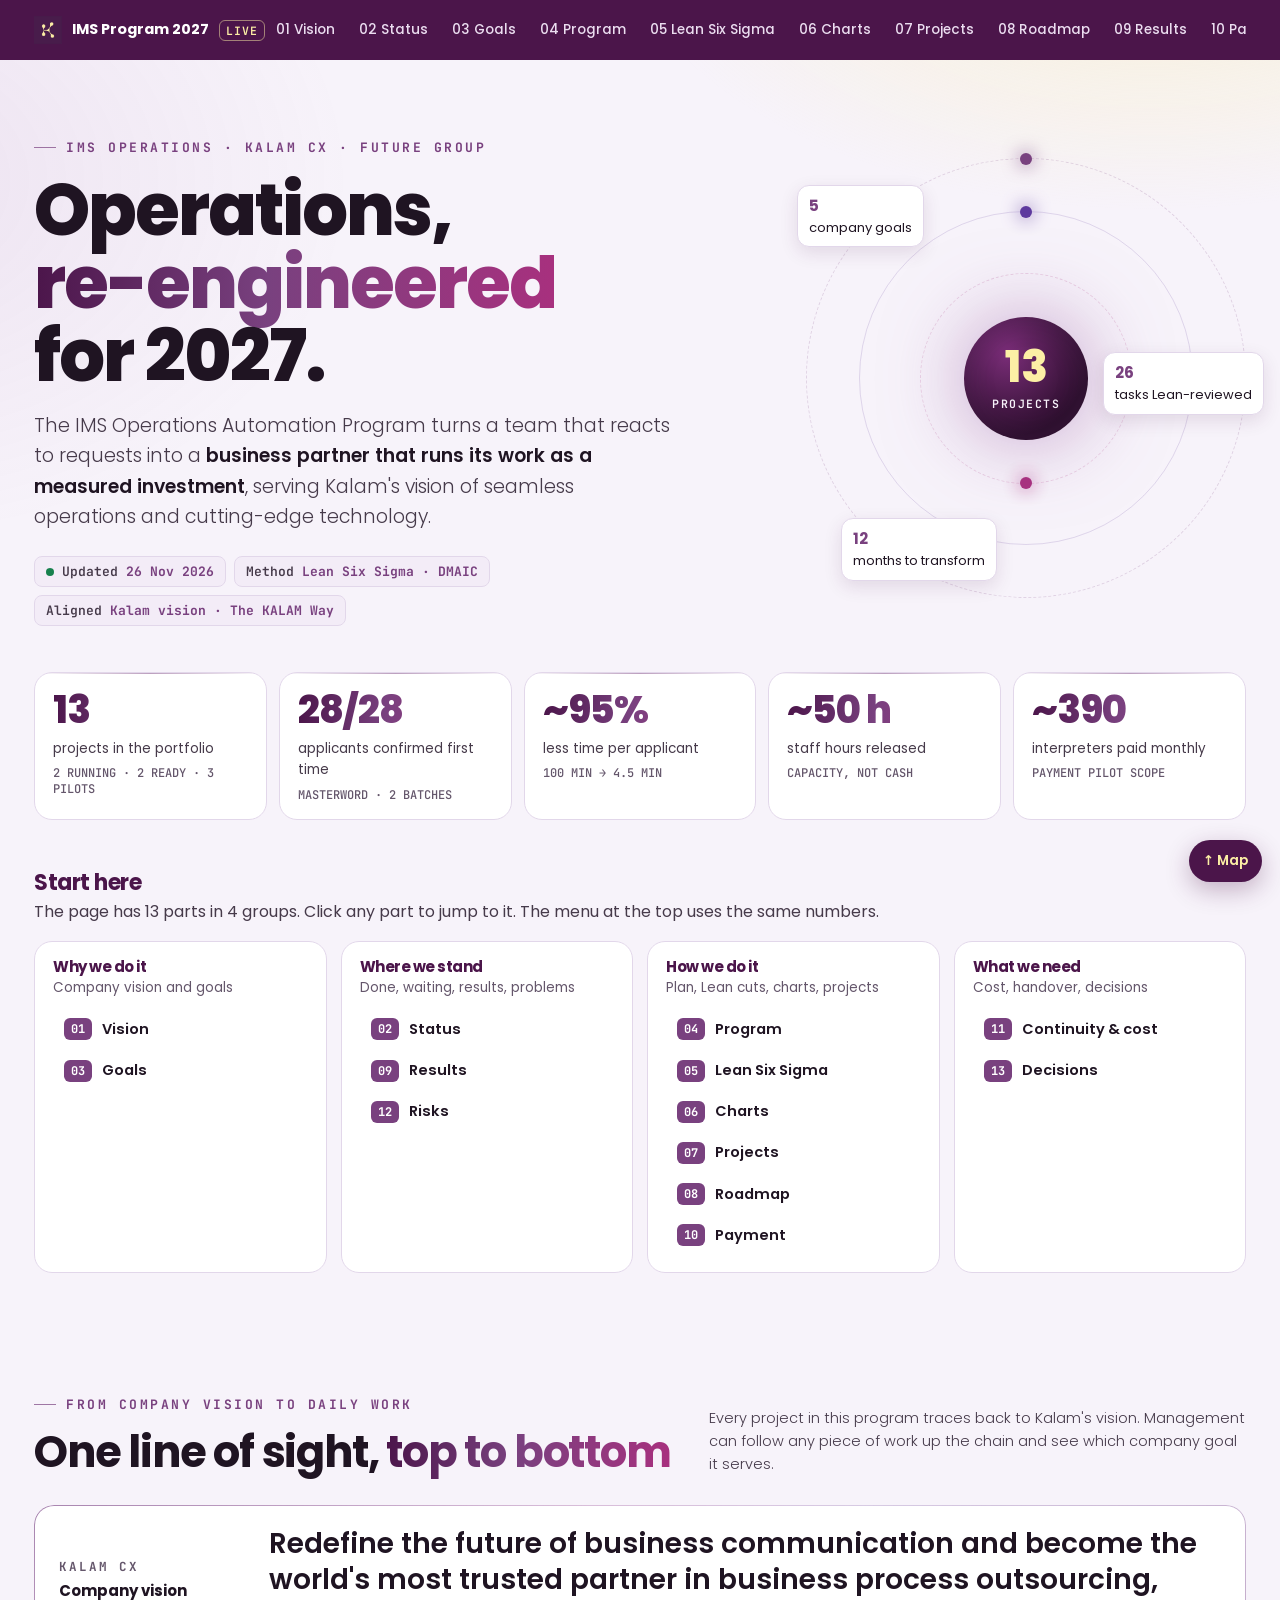
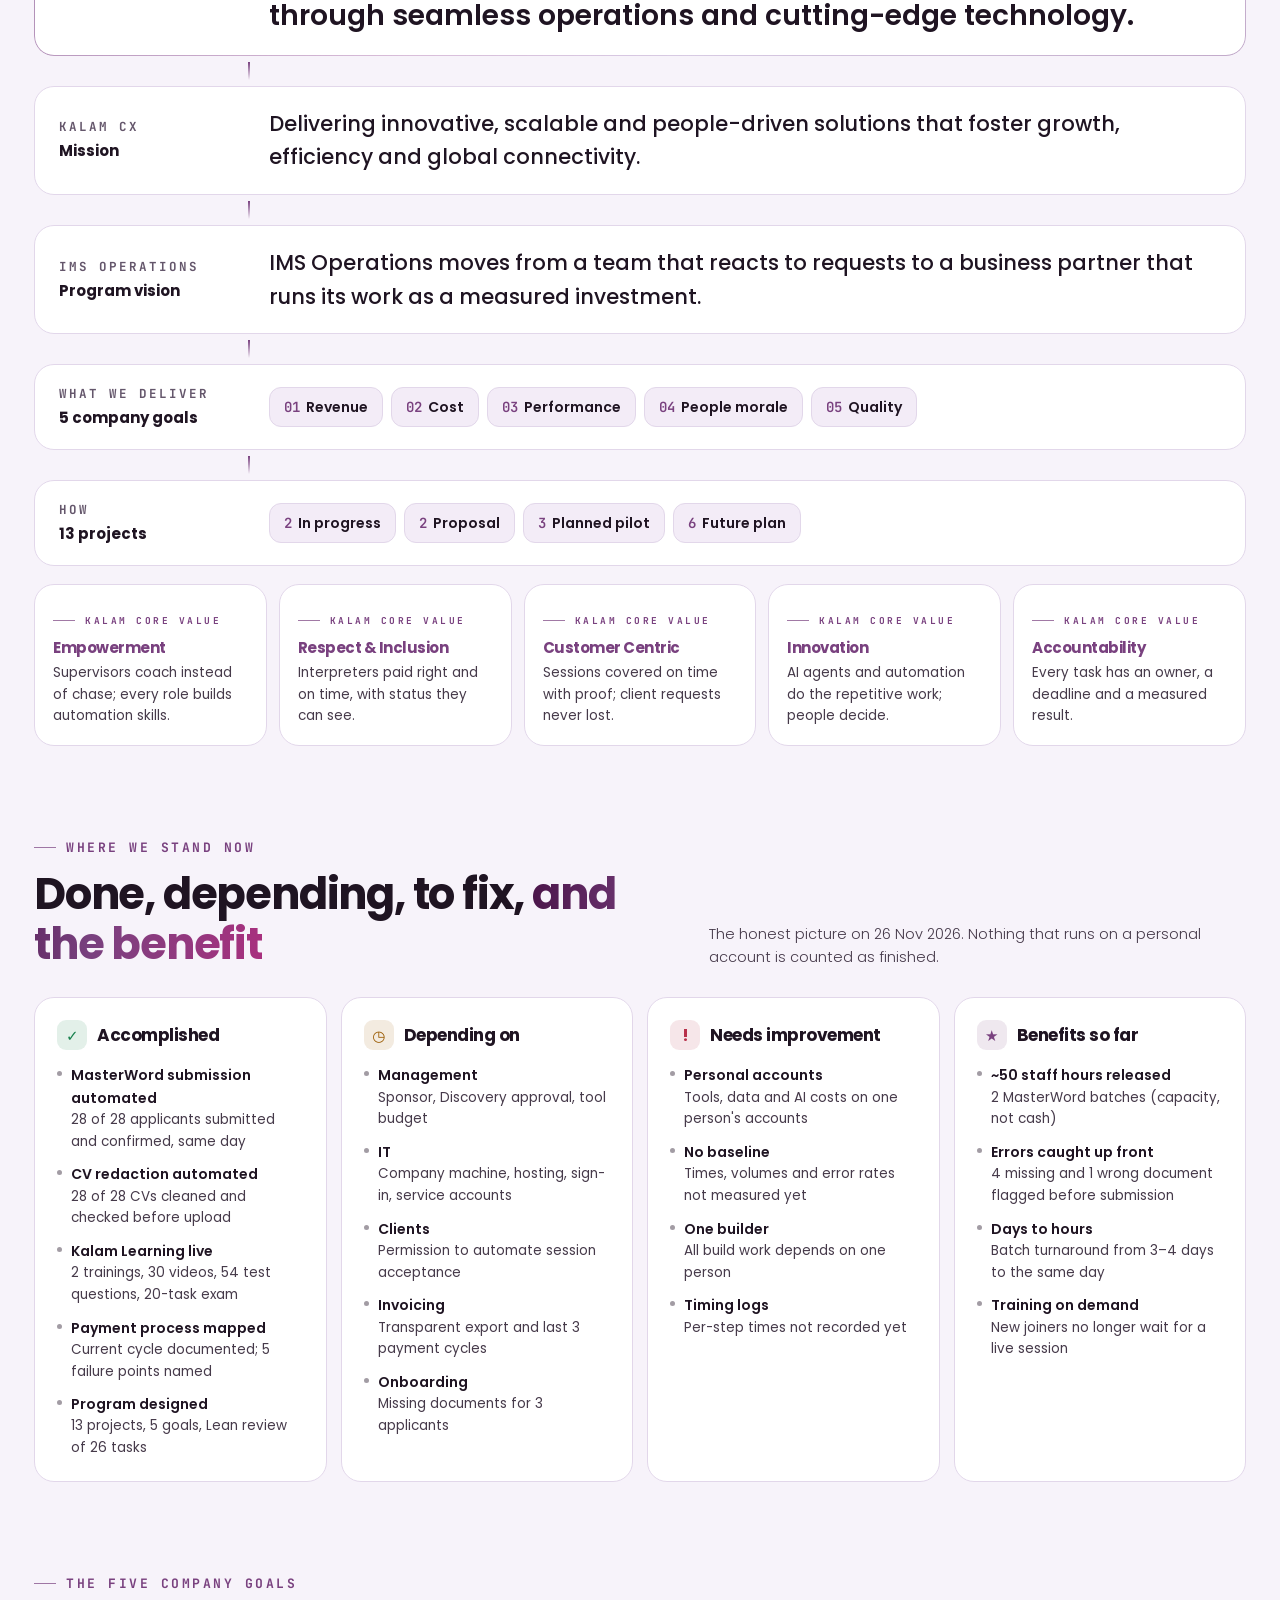
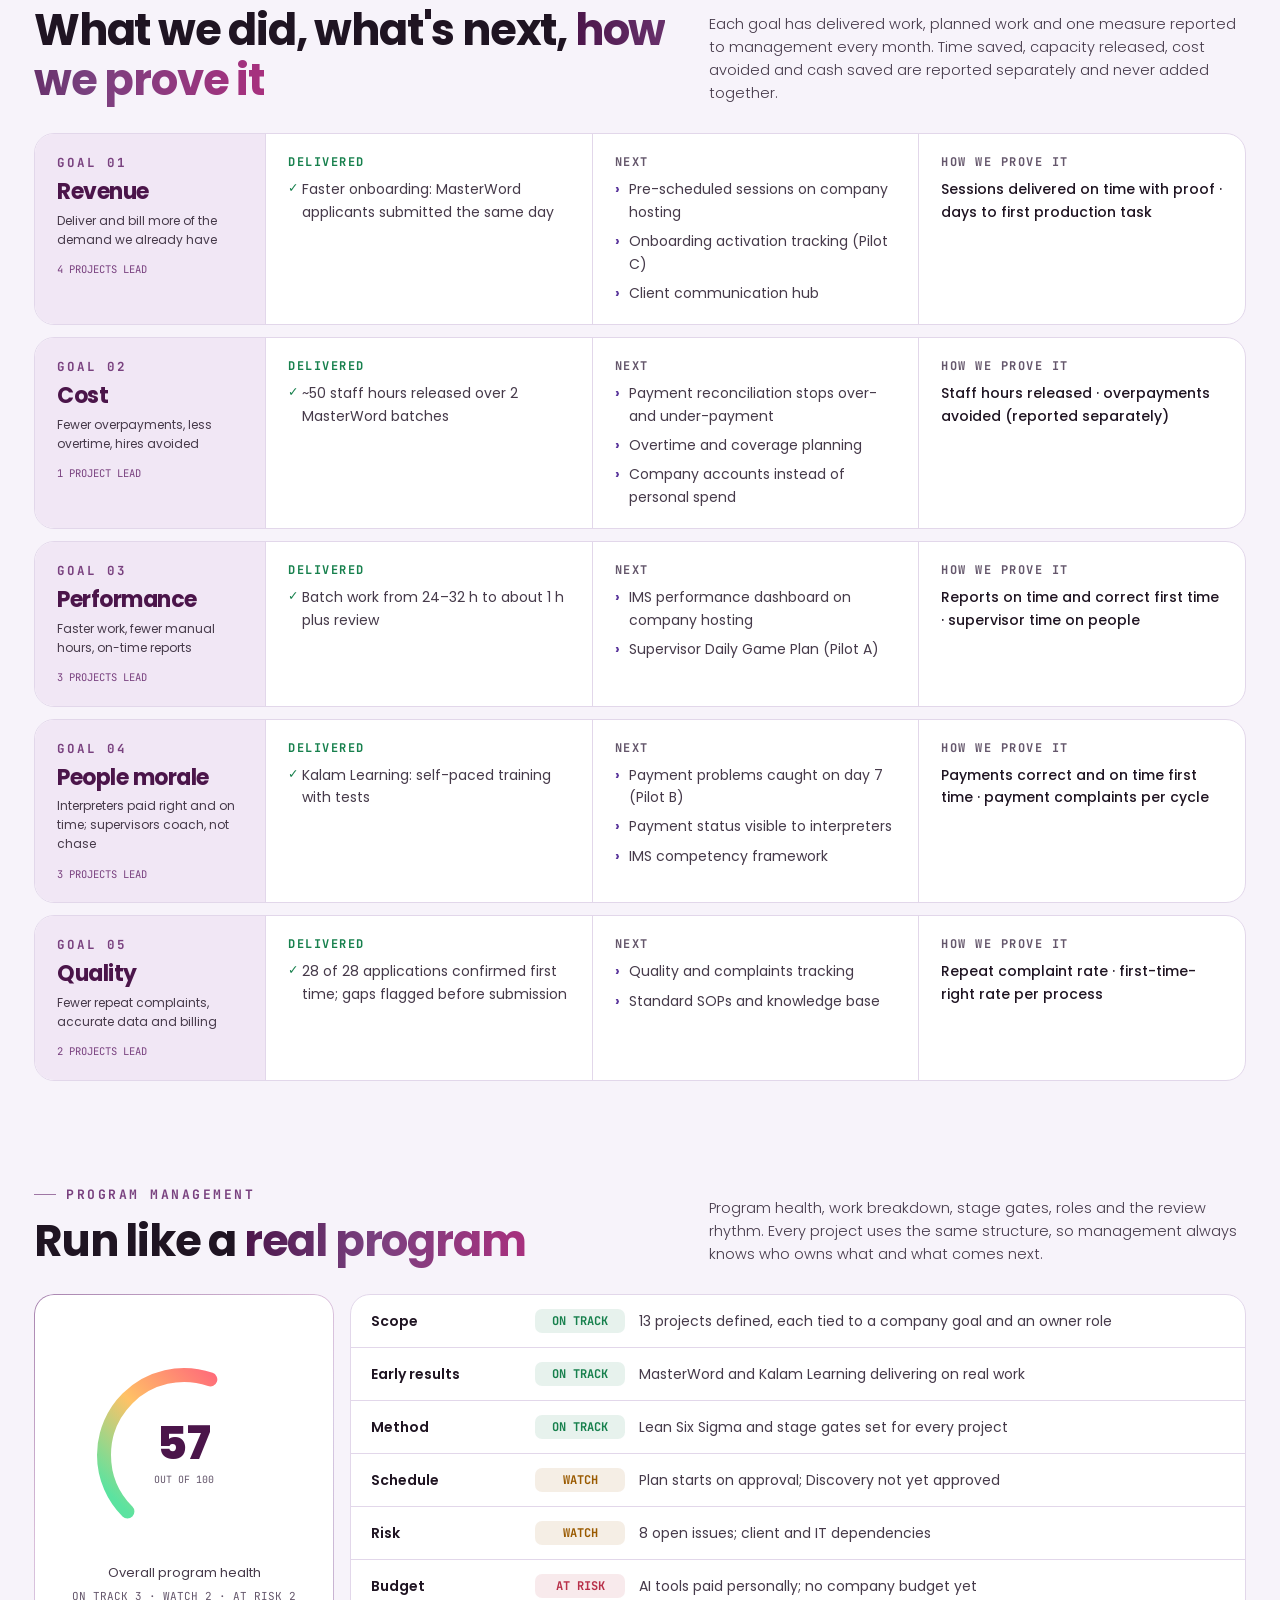
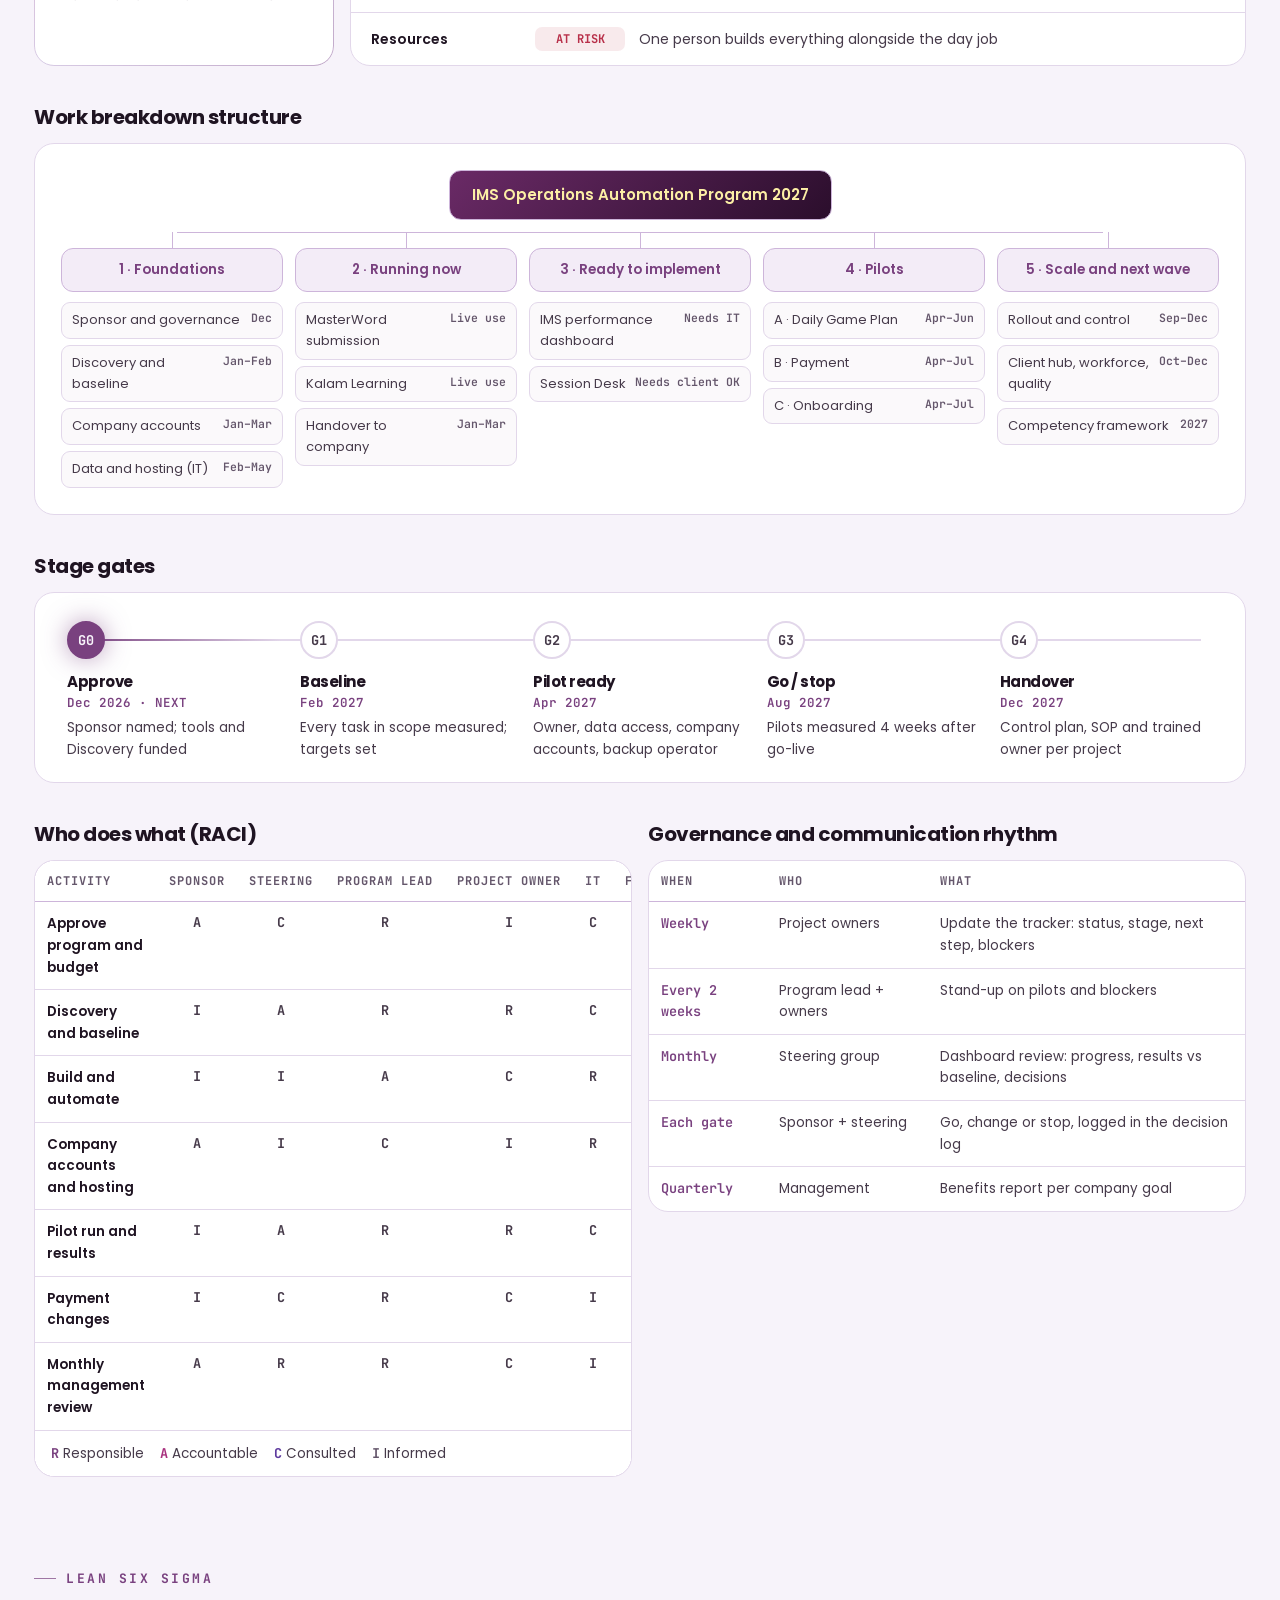
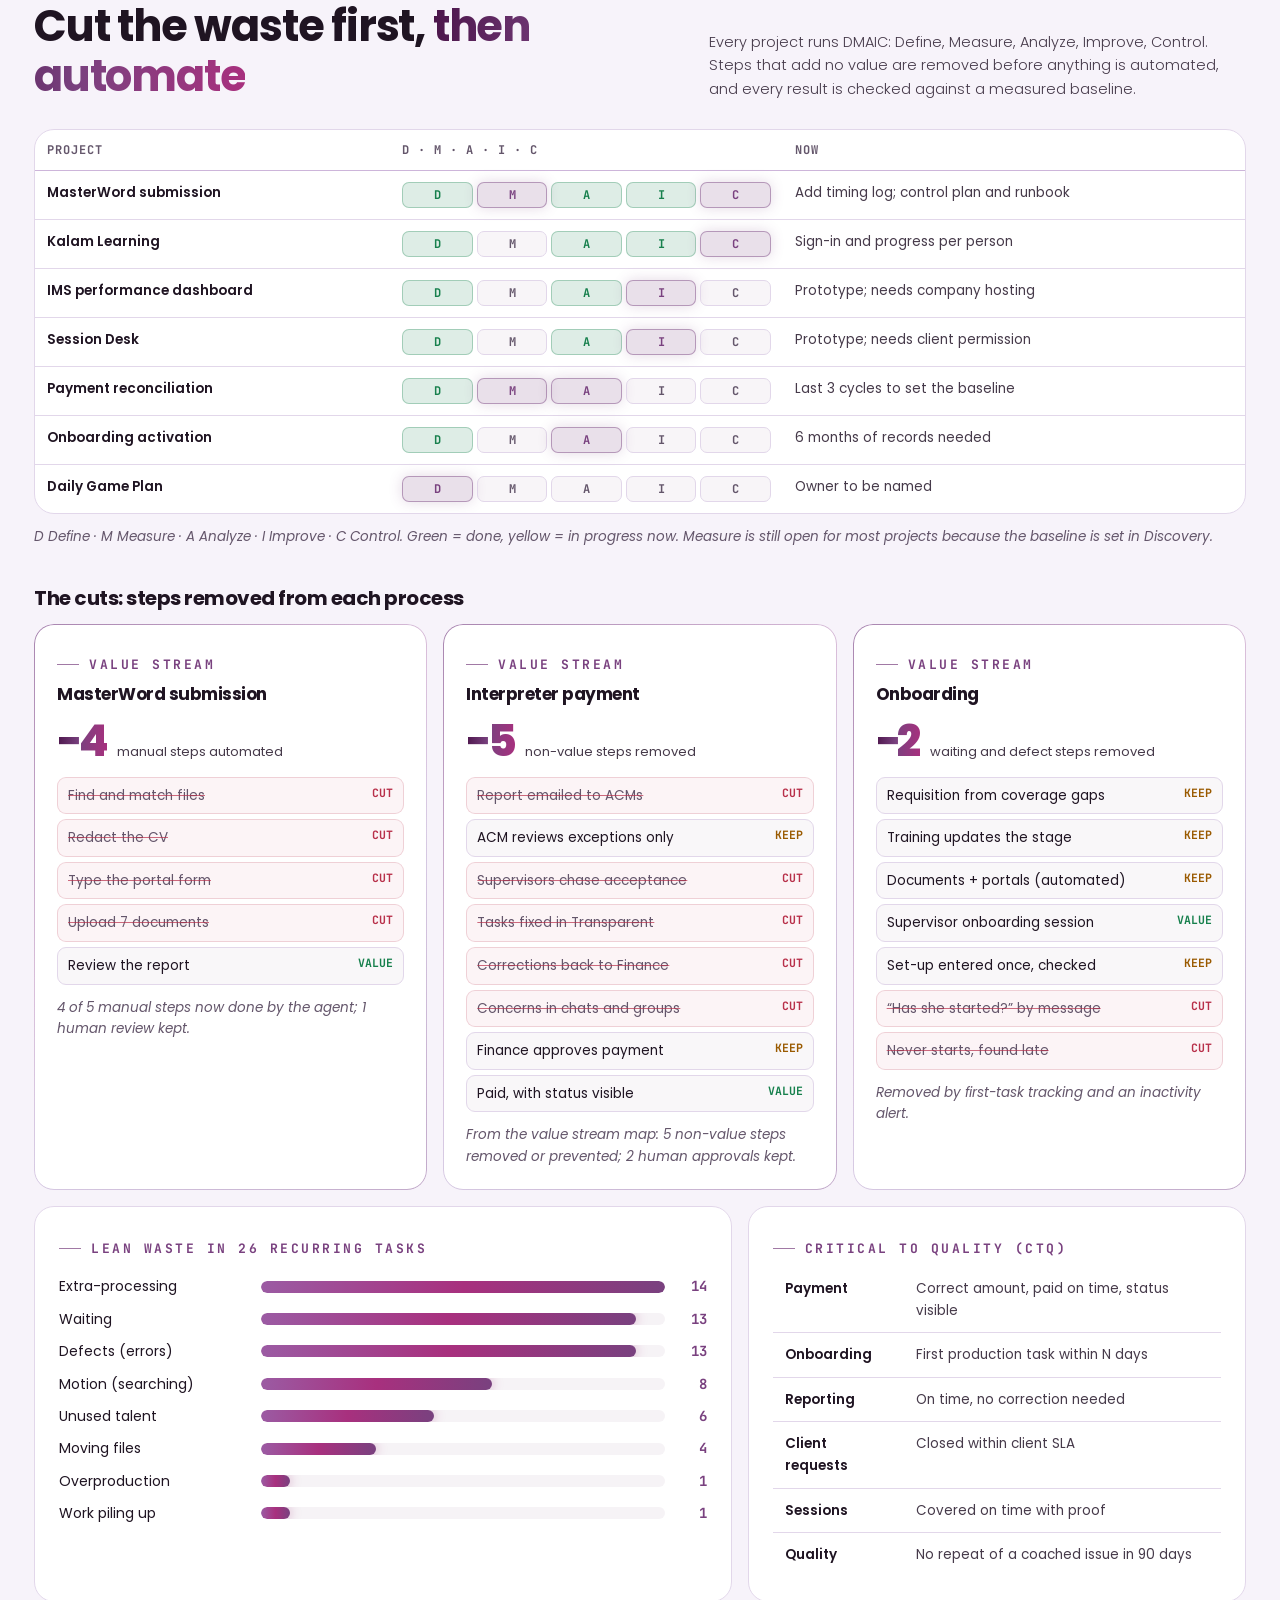
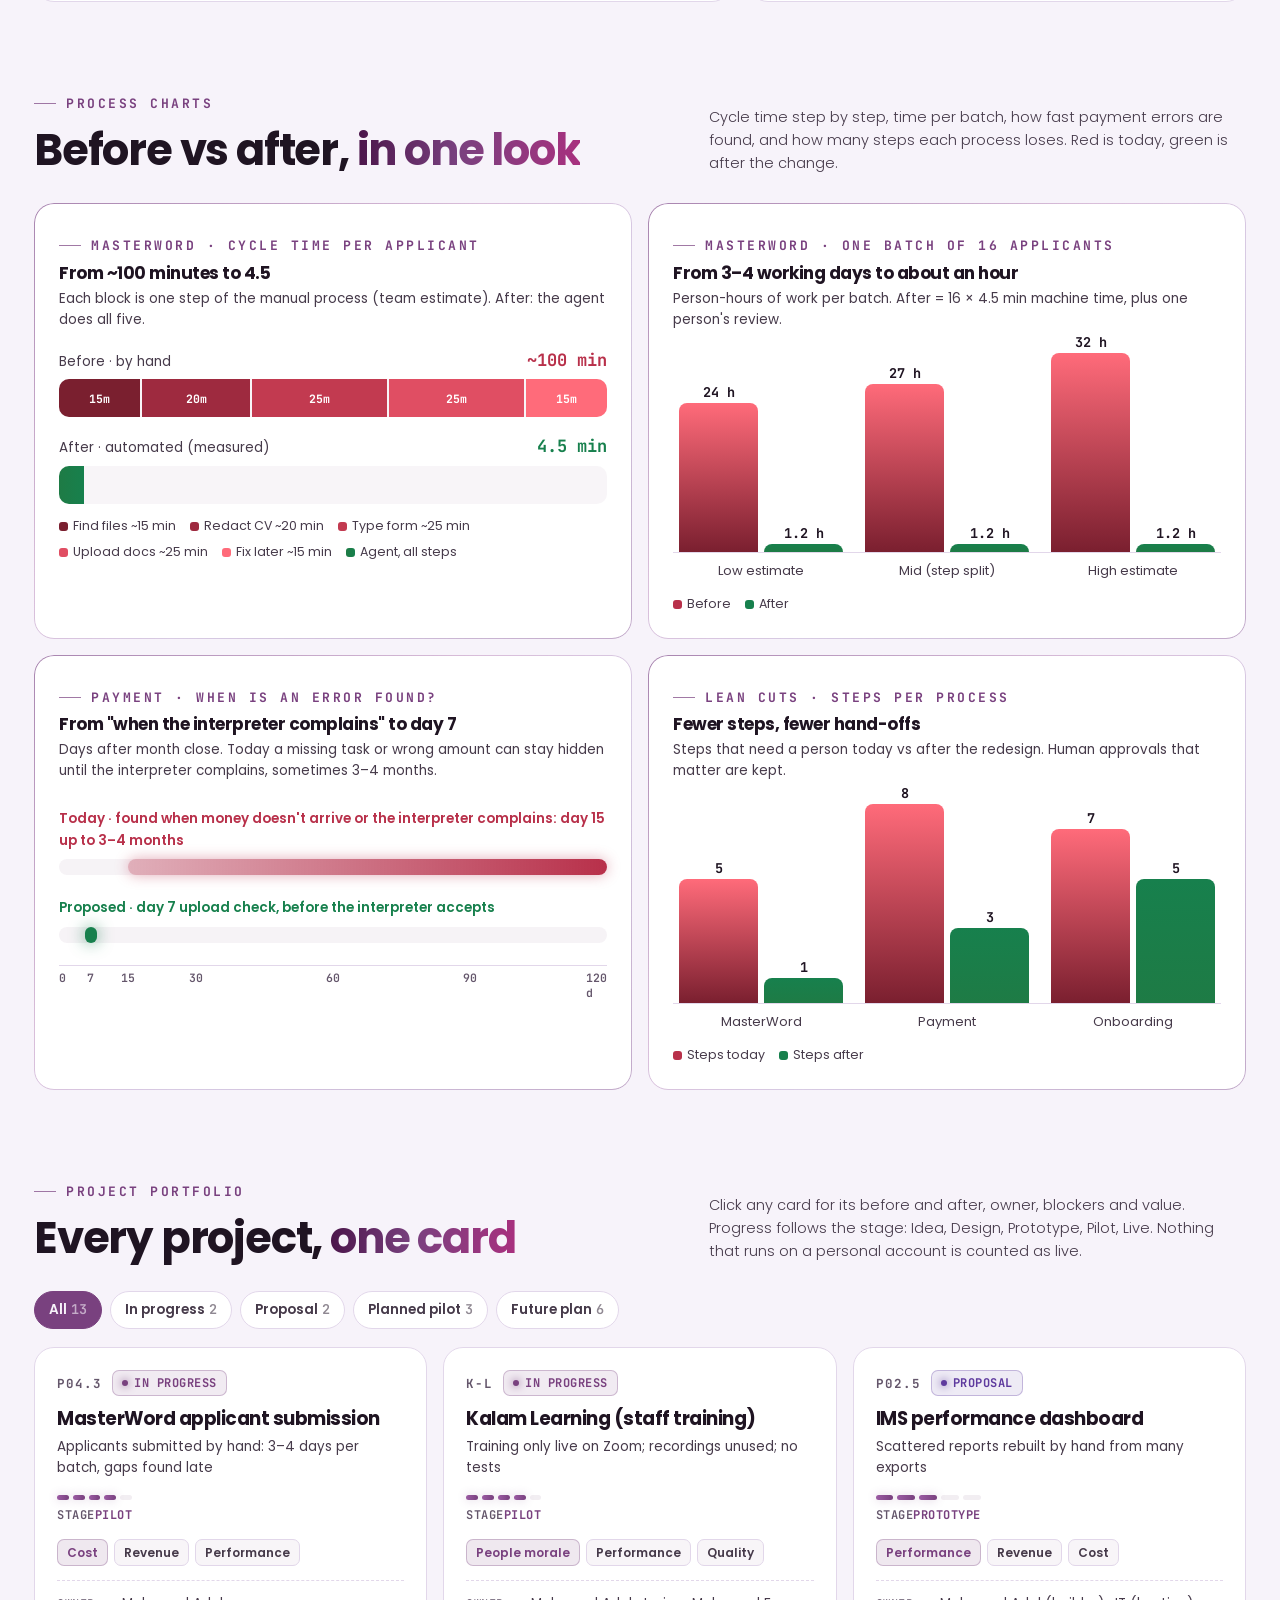
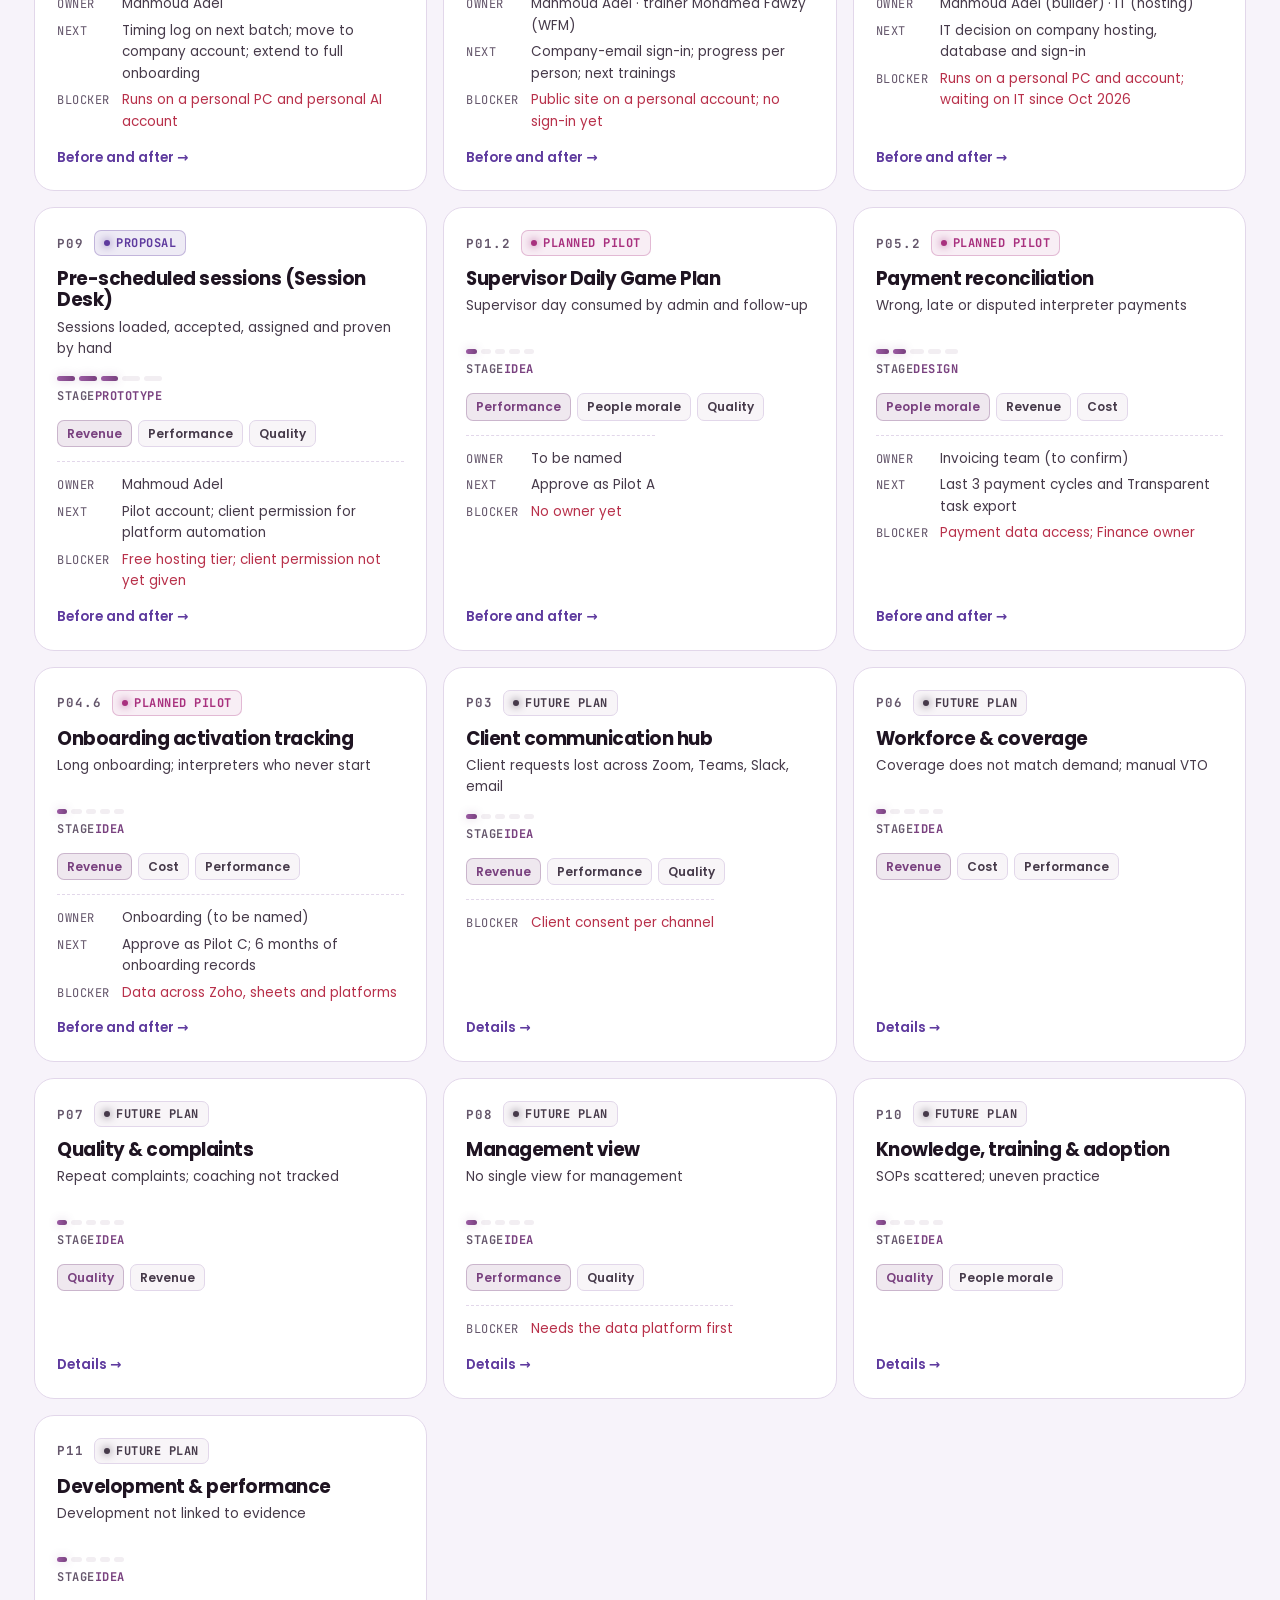
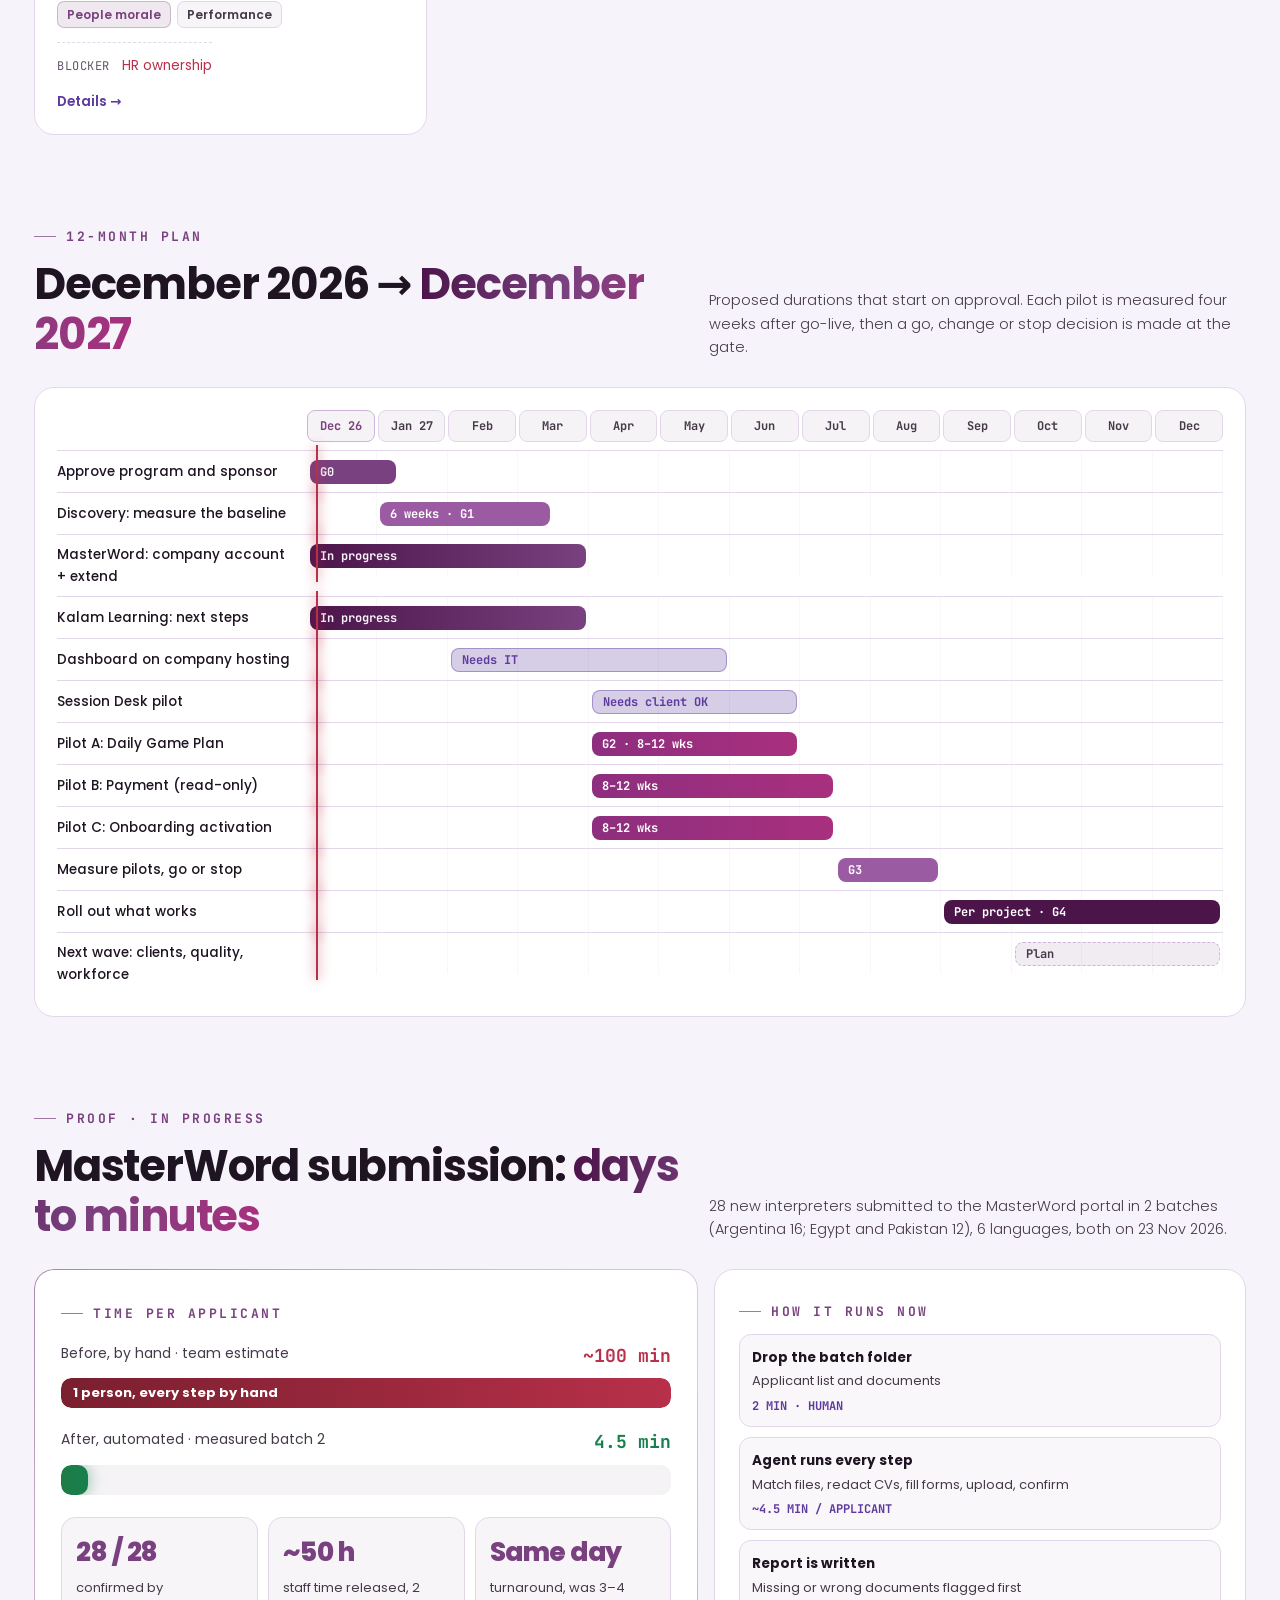
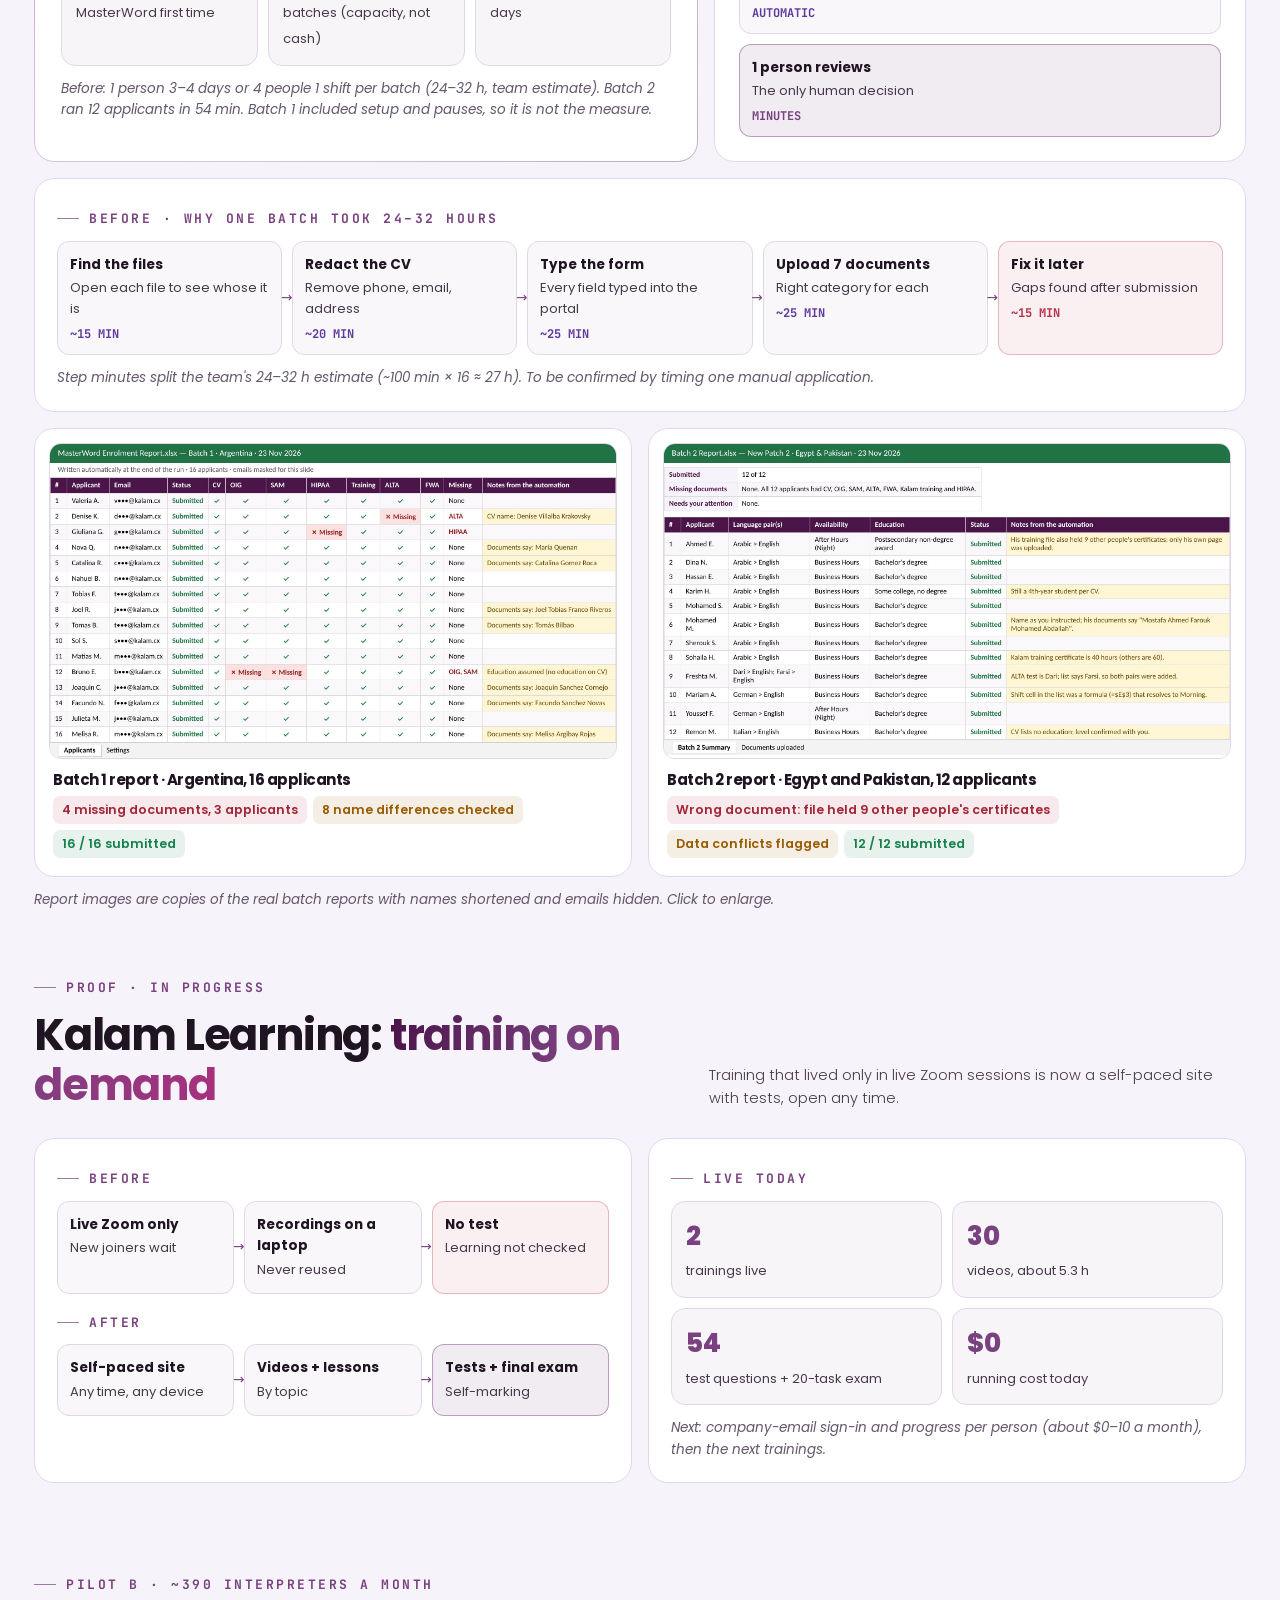
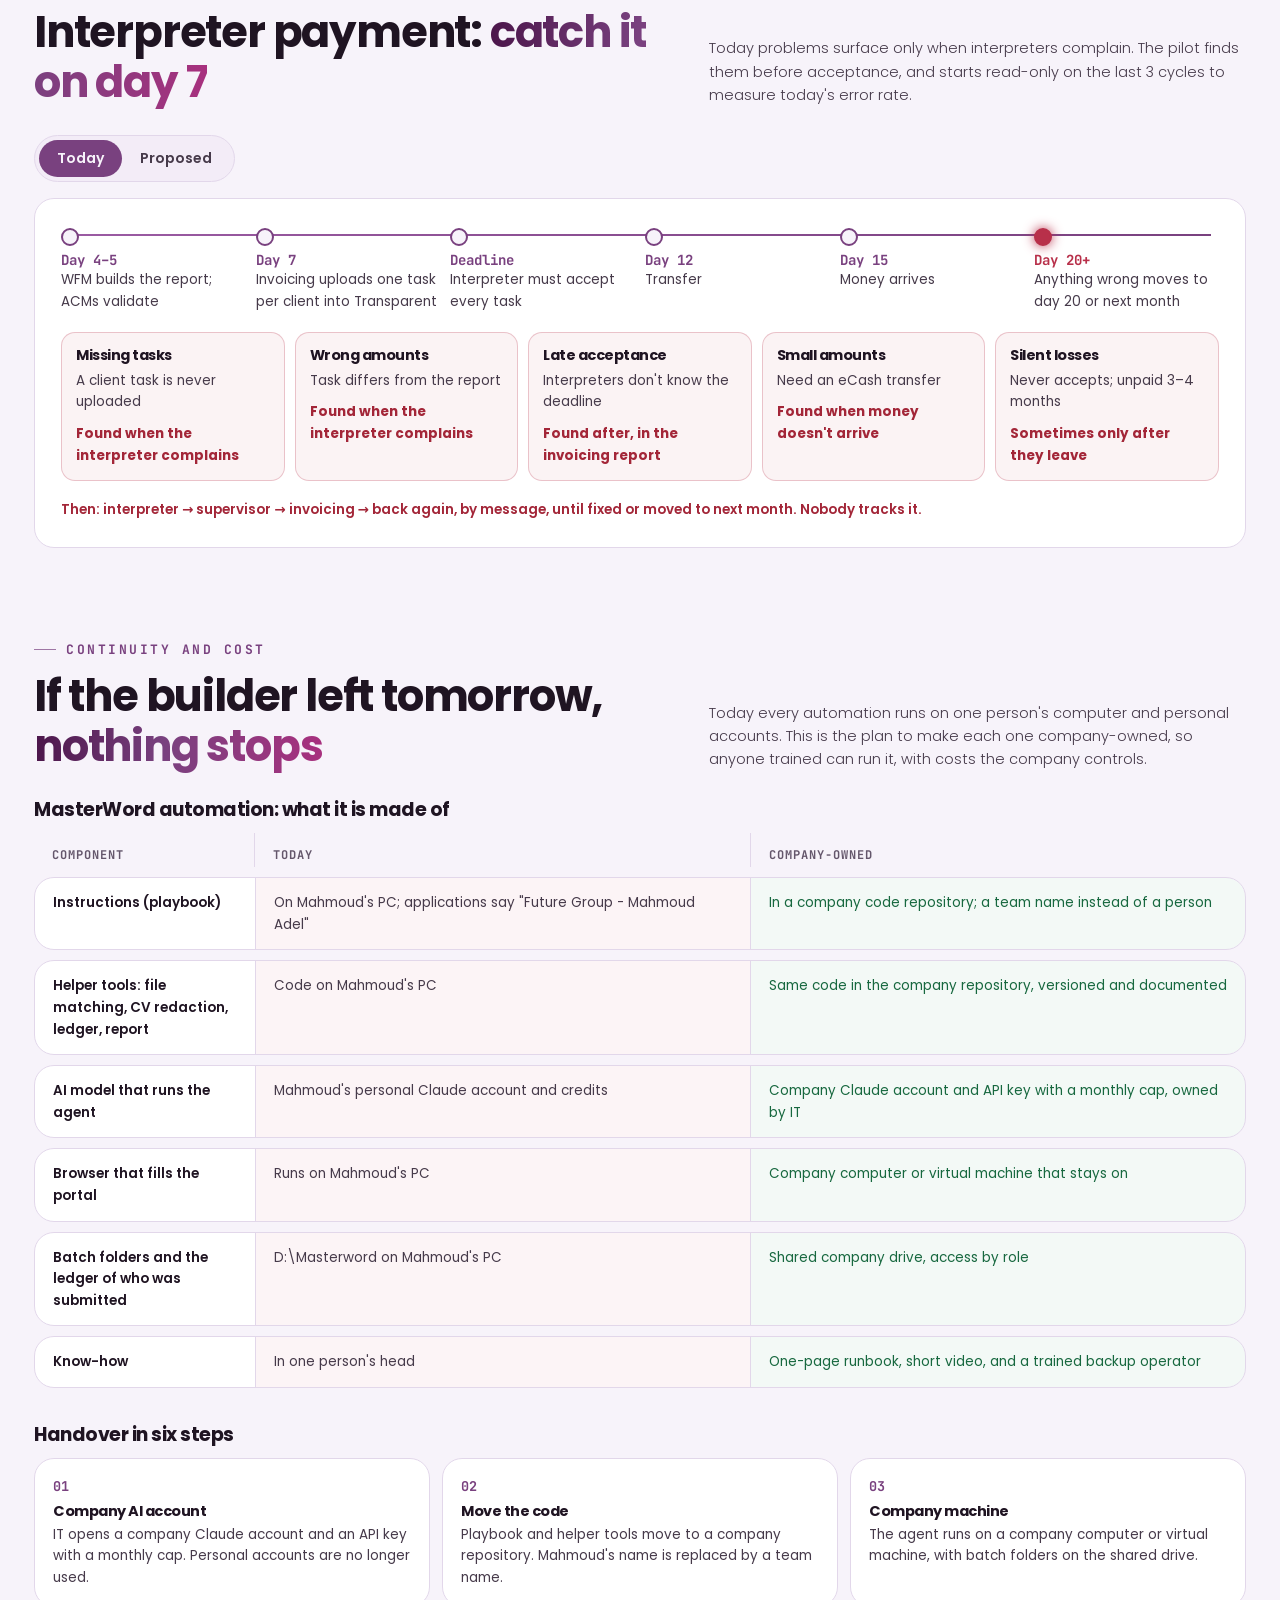
<file: ims-program/legacy-v2.html>
<!doctype html>
<html lang="en">
<head>
<meta charset="utf-8">
<meta name="viewport" content="width=device-width, initial-scale=1">
<title>IMS Program 2027</title>
<meta name="robots" content="noindex, nofollow">
<meta name="theme-color" content="#F7F3FA">
<link rel="preconnect" href="https://fonts.googleapis.com">
<link rel="preconnect" href="https://fonts.gstatic.com" crossorigin>
<link href="https://fonts.googleapis.com/css2?family=Poppins:wght@300;400;500;600;700;800&family=JetBrains+Mono:wght@500;700&display=swap" rel="stylesheet">
<style>
:root{
  --bg:#F7F3FA; --bg2:#FFFFFF; --panel:#FFFFFF; --panel2:#F3ECF7;
  --line:#E2D7EA; --line2:#CDB5DA;
  --text:#1F1422; --soft:#463A4A; --dim:#64566B;
  --yel:#79417F; --gold:#4B154A; --plum:#4B154A; --mid:#9B5BA3; --lilac:#5E3A9E; --pink:#A8307E;
  --green:#17804D; --red:#B8304A; --amber:#9A5A00;
  --r:20px;
}
*{box-sizing:border-box;margin:0;padding:0}
html{scroll-behavior:smooth;scroll-padding-top:74px;background:var(--bg)}
body{font-family:Poppins,system-ui,sans-serif;background:var(--bg);color:var(--text);font-size:16px;line-height:1.6;-webkit-font-smoothing:antialiased;overflow-x:hidden}
body:before{content:"";position:fixed;inset:0;pointer-events:none;z-index:0;background:radial-gradient(900px 500px at 90% -10%,rgba(252,239,165,.45),transparent 60%),radial-gradient(800px 600px at -10% 20%,rgba(155,91,163,.10),transparent 60%)}
body:after{content:none}
main,header,footer,nav{position:relative;z-index:1}
img{max-width:100%;display:block}
.wrap{max-width:1260px;margin:0 auto;padding:0 24px}
h1,h2,h3,h4{letter-spacing:-.5px;line-height:1.15}
.mono{font-family:"JetBrains Mono",ui-monospace,monospace}
.eyebrow{font:700 13px/1 "JetBrains Mono",monospace;letter-spacing:2.5px;text-transform:uppercase;color:var(--yel);display:inline-flex;align-items:center;gap:10px}
.eyebrow:before{content:"";width:22px;height:1px;background:var(--yel);opacity:.7}
.grad{background:linear-gradient(92deg,#4B154A 0%,#79417F 45%,#A8307E 100%);-webkit-background-clip:text;background-clip:text;color:transparent}
.muted{color:var(--soft)} .dim{color:var(--dim)}
.nav{position:sticky;top:0;z-index:60;background:rgba(75,21,74,.92);backdrop-filter:blur(14px) saturate(140%);-webkit-backdrop-filter:blur(14px) saturate(140%);border-bottom:1px solid var(--line)}
.nav .wrap{display:flex;align-items:center;gap:18px;height:60px}
.brand{display:flex;align-items:center;gap:10px;color:#fff;font-weight:700;font-size:14.5px;text-decoration:none;white-space:nowrap}
.brand img{width:28px;height:28px}
.brand small{font:600 11.5px "JetBrains Mono",monospace;color:var(--yel);border:1px solid var(--line2);padding:2px 6px;border-radius:6px;letter-spacing:1px}
.links{display:flex;gap:2px;margin-left:auto;overflow-x:auto;scrollbar-width:none}
.links::-webkit-scrollbar{display:none}
.links a{color:var(--soft);text-decoration:none;font-size:13.5px;font-weight:500;padding:7px 11px;border-radius:99px;white-space:nowrap;transition:.2s}
.links a:hover,.links a.on{color:var(--bg);background:var(--yel)}
.hero{padding:70px 0 40px;position:relative}
.hero-grid{display:grid;grid-template-columns:1.35fr 1fr;gap:40px;align-items:center}
.hero h1{font-size:clamp(38px,5.6vw,72px);font-weight:800;letter-spacing:-2px;margin:18px 0 18px;line-height:1.02}
.hero .lead{font-size:clamp(16px,1.5vw,19px);color:var(--soft);max-width:640px;font-weight:300}
.hero .lead b{color:var(--text);font-weight:600}
.chips{display:flex;gap:8px;flex-wrap:wrap;margin-top:24px}
.chipx{font:600 13px "JetBrains Mono",monospace;padding:6px 11px;border-radius:8px;background:var(--panel2);border:1px solid var(--line);color:var(--soft)}
.chipx b{color:var(--yel);font-weight:700}
.live{display:inline-flex;align-items:center;gap:8px}
.live:before{content:"";width:8px;height:8px;border-radius:50%;background:var(--green);box-shadow:0 0 0 0 rgba(23,128,77,.6);animation:pulse 2s infinite}
@keyframes pulse{70%{box-shadow:0 0 0 10px rgba(23,128,77,0)}100%{box-shadow:0 0 0 0 rgba(23,128,77,0)}}
.orbit{position:relative;aspect-ratio:1;max-width:440px;margin-left:auto;width:100%}
.orbit .ring{position:absolute;inset:0;border-radius:50%;border:1px dashed rgba(121,65,127,.18)}
.orbit .r2{inset:12%;border-style:solid;border-color:rgba(94,58,158,.16);animation:spin 60s linear infinite}
.orbit .r3{inset:26%;border-color:rgba(168,48,126,.18);animation:spin 40s linear infinite reverse}
.orbit .r1{animation:spin 90s linear infinite}
@keyframes spin{to{transform:rotate(360deg)}}
.orbit .dot{position:absolute;width:12px;height:12px;border-radius:50%;background:var(--yel);box-shadow:0 0 18px var(--yel);top:-6px;left:calc(50% - 6px)}
.orbit .r2 .dot{background:var(--lilac);box-shadow:0 0 18px var(--lilac)}
.orbit .r3 .dot{background:var(--pink);box-shadow:0 0 18px var(--pink);top:auto;bottom:-6px}
.core{position:absolute;inset:36%;border-radius:50%;background:radial-gradient(circle at 35% 30%,#7A2D78,#2B0E2C 70%);box-shadow:0 0 80px rgba(155,91,163,.55),inset 0 0 30px rgba(121,65,127,.15);display:grid;place-items:center;text-align:center}
.core b{font-size:clamp(30px,3.4vw,44px);font-weight:800;color:#FCEFA5;line-height:1}
.core span{font:600 11.5px "JetBrains Mono",monospace;letter-spacing:1.5px;color:#F7F2FA;display:block;margin-top:6px}
.sat{position:absolute;background:#fff;box-shadow:0 6px 18px rgba(75,21,74,.12);border:1px solid var(--line);border-radius:12px;padding:8px 11px;font-size:13px;backdrop-filter:blur(6px);white-space:nowrap}
.sat b{display:block;font-size:15px;color:var(--yel)}
.kpis{display:grid;grid-template-columns:repeat(5,1fr);gap:12px;margin-top:46px}
.kpi{position:relative;background:var(--panel);border:1px solid var(--line);border-radius:18px;padding:18px 18px 16px;overflow:hidden}
.kpi:after{content:"";position:absolute;left:0;right:0;top:0;height:1px;background:linear-gradient(90deg,transparent,var(--yel),transparent);opacity:.5}
.kpi .v{font-size:clamp(28px,3vw,40px);font-weight:800;letter-spacing:-1px;line-height:1}
.kpi .l{font-size:13.5px;color:var(--soft);margin-top:8px}
.kpi .s{font:500 12px "JetBrains Mono",monospace;color:var(--dim);margin-top:6px}
section{padding:84px 0 0}
.sh{display:grid;grid-template-columns:1.2fr 1fr;align-items:end;gap:30px;margin-bottom:28px}
.sh h2{font-size:clamp(28px,3.4vw,44px);font-weight:700;margin-top:14px;letter-spacing:-1.2px}
.sh p{color:var(--soft);font-size:14.5px;font-weight:300}
.panel{background:var(--panel);border:1px solid var(--line);border-radius:var(--r)}
.glow{position:relative}
.glow:before{content:"";position:absolute;inset:-1px;border-radius:inherit;padding:1px;background:linear-gradient(140deg,rgba(121,65,127,.55),rgba(168,48,126,.15) 40%,rgba(94,58,158,.08) 60%,rgba(121,65,127,.3));-webkit-mask:linear-gradient(#000 0 0) content-box,linear-gradient(#000 0 0);-webkit-mask-composite:xor;mask-composite:exclude;pointer-events:none}
.grid{display:grid;gap:16px}
.g2{grid-template-columns:1fr 1fr}
.grid>*,.health>*,.spot>*,.charts>*{min-width:0}
.note{font-size:13.5px;color:var(--dim);margin-top:12px;font-style:italic}
.tag{display:inline-flex;align-items:center;gap:6px;font:700 12px "JetBrains Mono",monospace;letter-spacing:.5px;padding:4px 9px;border-radius:7px;white-space:nowrap;text-transform:uppercase}
.tag:before{content:"";width:6px;height:6px;border-radius:50%;background:currentColor;box-shadow:0 0 8px currentColor}
.st-prog{color:var(--yel);background:rgba(121,65,127,.1);border:1px solid rgba(121,65,127,.3)}
.st-prop{color:var(--lilac);background:rgba(94,58,158,.1);border:1px solid rgba(94,58,158,.3)}
.st-pilot{color:var(--pink);background:rgba(168,48,126,.08);border:1px solid rgba(168,48,126,.28)}
.st-future{color:var(--soft);background:rgba(75,21,74,.04);border:1px solid var(--line)}
.green{color:var(--green)}.red{color:var(--red)}
.cascade{display:grid;gap:12px}
.tier{display:grid;grid-template-columns:190px 1fr;gap:20px;align-items:center;padding:20px 24px}
.tier .k{font:700 12.5px "JetBrains Mono",monospace;letter-spacing:2px;color:var(--dim)}
.tier .k b{display:block;font-family:Poppins;font-size:15px;letter-spacing:0;color:var(--text);margin-top:4px}
.tier .t{font-size:clamp(16px,1.7vw,21px);font-weight:500}
.tier.vis .t{font-size:clamp(19px,2.2vw,28px);font-weight:600;line-height:1.3}
.tier .pillrow{display:flex;gap:8px;flex-wrap:wrap}
.tier .pillrow span{font-size:14px;font-weight:600;padding:8px 14px;border-radius:12px;background:var(--panel2);border:1px solid var(--line)}
.tier .pillrow span i{font-style:normal;color:var(--yel);margin-right:6px;font-family:"JetBrains Mono"}
.connector{height:18px;width:2px;margin:-6px 0 -6px 214px;background:linear-gradient(var(--yel),transparent)}
.values{display:grid;grid-template-columns:repeat(5,1fr);gap:12px;margin-top:18px}
.val{padding:18px}
.val h4{font-size:15px;color:var(--yel)}
.val p{font-size:13.5px;color:var(--soft);margin-top:6px}
.four{display:grid;grid-template-columns:repeat(4,1fr);gap:14px}
.col{padding:22px}
.col h3{font-size:17px;display:flex;align-items:center;gap:10px}
.col h3 .ic{width:30px;height:30px;border-radius:9px;display:grid;place-items:center;font-size:15px;font-weight:800}
.c1 .ic{background:rgba(23,128,77,.12);color:var(--green)}.c2 .ic{background:rgba(154,90,0,.12);color:var(--amber)}.c3 .ic{background:rgba(184,48,74,.12);color:var(--red)}.c4 .ic{background:rgba(121,65,127,.12);color:var(--yel)}
.col ul{list-style:none;margin-top:14px;display:grid;gap:11px}
.col li{font-size:13.5px;color:var(--soft);padding-left:14px;position:relative}
.col li:before{content:"";position:absolute;left:0;top:7px;width:5px;height:5px;border-radius:50%;background:currentColor;opacity:.5}
.col li b{color:var(--text);font-weight:600;display:block;font-size:14px}
.goal{display:grid;grid-template-columns:230px 1fr 1fr 1fr;overflow:hidden;margin-bottom:12px}
.goal>div{padding:20px 22px;border-left:1px solid var(--line);font-size:14px;color:var(--soft)}
.goal>div:first-child{border-left:0;background:linear-gradient(135deg,rgba(155,91,163,.25),rgba(75,21,74,.15))}
.goal .gn{font:700 12.5px "JetBrains Mono",monospace;letter-spacing:2px;color:var(--yel)}
.goal h3{font-size:22px;margin:8px 0 6px;color:#fff}
.goal .gl{font:700 12px "JetBrains Mono",monospace;letter-spacing:1.5px;text-transform:uppercase;margin-bottom:8px;color:var(--dim)}
.goal ul{list-style:none;display:grid;gap:7px}
.goal li{padding-left:14px;position:relative}
.goal li:before{content:"›";position:absolute;left:0;color:var(--lilac);font-weight:700}
.goal .done li:before{content:"✓";color:var(--green);font-size:12.5px}
.goal .prove{color:var(--text);font-weight:500}
.health{display:grid;grid-template-columns:300px 1fr;gap:16px}
.gauge{padding:26px;display:flex;flex-direction:column;align-items:center;justify-content:center;text-align:center}
.hrow{display:grid;grid-template-columns:150px 90px 1fr;gap:14px;align-items:center;padding:14px 20px;border-bottom:1px solid var(--line);font-size:14px}
.hrow:last-child{border-bottom:0}
.hrow b{font-weight:600}
.rag{font:700 12px "JetBrains Mono",monospace;padding:4px 9px;border-radius:7px;text-align:center}
.rag.G{color:var(--green);background:rgba(23,128,77,.1)}.rag.A{color:var(--amber);background:rgba(154,90,0,.1)}.rag.R{color:var(--red);background:rgba(184,48,74,.1)}
.hrow span.w{color:var(--soft)}
.wbs{padding:26px;overflow-x:auto}
.wbs-root{display:flex;justify-content:center;min-width:960px}
.node{background:var(--panel2);border:1px solid var(--line);border-radius:12px;padding:10px 14px;font-size:13.5px;font-weight:600;text-align:center}
.node.root{background:linear-gradient(135deg,#6A2A66,#2B0E2C);border-color:var(--line2);font-size:15px;padding:12px 22px;color:#FCEFA5}
.wbs-l1{display:grid;grid-template-columns:repeat(5,1fr);gap:12px;margin-top:28px;position:relative;min-width:960px}
.wbs-l1:before{content:"";position:absolute;top:-16px;left:10%;right:10%;height:1px;background:var(--line2)}
.branch{position:relative}
.branch:before{content:"";position:absolute;top:-16px;left:50%;width:1px;height:16px;background:var(--line2)}
.branch>.node{color:var(--yel);border-color:var(--line2);margin-bottom:10px}
.leaf{font-size:13px;color:var(--soft);background:rgba(75,21,74,.025);border:1px solid var(--line);border-radius:9px;padding:7px 10px;margin-top:6px;display:flex;justify-content:space-between;gap:6px}
.leaf i{font-style:normal;font:600 11.5px "JetBrains Mono",monospace;color:var(--dim);white-space:nowrap}
.gates{display:grid;grid-template-columns:repeat(5,1fr);position:relative;padding:28px 22px 22px}
.gates:before{content:"";position:absolute;left:44px;right:44px;top:46px;height:2px;background:linear-gradient(90deg,var(--yel),var(--line) 18%)}
.gate{position:relative;padding:0 10px}
.gate .gd{width:38px;height:38px;border-radius:50%;display:grid;place-items:center;font:700 13.5px "JetBrains Mono",monospace;background:var(--bg2);border:2px solid var(--line);color:var(--soft);position:relative;z-index:1}
.gate.now .gd{border-color:var(--yel);color:var(--bg);background:var(--yel);box-shadow:0 0 24px rgba(121,65,127,.5)}
.gate h4{font-size:15px;margin-top:14px}
.gate .when{font:600 12.5px "JetBrains Mono",monospace;color:var(--yel);margin-top:4px}
.gate p{font-size:13.5px;color:var(--soft);margin-top:6px}
.tbl{width:100%;border-collapse:collapse;font-size:13.5px}
.tbl th{font:700 12px "JetBrains Mono",monospace;letter-spacing:1px;text-transform:uppercase;color:var(--dim);text-align:left;padding:12px;border-bottom:1px solid var(--line2);white-space:nowrap}
.tbl td{padding:11px 12px;border-bottom:1px solid var(--line);color:var(--soft);vertical-align:top}
.tbl td:first-child{color:var(--text);font-weight:600}
.tbl tr:last-child td{border-bottom:0}
.scroll{overflow-x:auto}
.raci td.c{text-align:center;font:700 13.5px "JetBrains Mono",monospace}
.R{color:var(--yel)}.Ac{color:var(--pink)}.Cc{color:var(--lilac)}.Ic{color:var(--dim)}
.legend{display:flex;gap:16px;flex-wrap:wrap;font-size:13.5px;color:var(--soft);padding:12px 16px;border-top:1px solid var(--line)}
.legend b{font-family:"JetBrains Mono"}
.dm{display:grid;grid-template-columns:repeat(5,1fr);gap:4px;min-width:230px}
.dm i{height:26px;border-radius:7px;display:grid;place-items:center;font:700 12px "JetBrains Mono",monospace;font-style:normal;background:rgba(75,21,74,.04);color:var(--dim);border:1px solid var(--line)}
.dm i.d{background:rgba(23,128,77,.14);color:var(--green);border-color:rgba(23,128,77,.3)}
.dm i.a{background:rgba(121,65,127,.16);color:var(--yel);border-color:rgba(121,65,127,.45);box-shadow:0 0 14px rgba(121,65,127,.2)}
.cuts{display:grid;grid-template-columns:repeat(3,1fr);gap:16px}
.cut{padding:22px}
.cut h4{font-size:17px}
.cut .big{display:flex;align-items:baseline;gap:10px;margin:14px 0 4px}
.cut .big b{font-size:44px;font-weight:800;letter-spacing:-1.5px;line-height:1}
.steps2{display:grid;gap:5px;margin-top:14px}
.s2{display:grid;grid-template-columns:1fr auto;gap:8px;font-size:13.5px;padding:7px 10px;border-radius:9px;background:rgba(75,21,74,.03);border:1px solid var(--line)}
.s2.cutx{color:var(--dim);background:rgba(184,48,74,.05);border-color:rgba(184,48,74,.18)}
.s2.cutx span{text-decoration:line-through;text-decoration-color:rgba(184,48,74,.7)}
.s2 em{font:700 11.5px "JetBrains Mono",monospace;font-style:normal}
.s2.cutx em{color:var(--red)}
.s2 em.k-va{color:var(--green)}.s2 em.k-bva{color:var(--amber)}
.bar{display:grid;grid-template-columns:190px 1fr 30px;align-items:center;gap:12px;margin:10px 0;font-size:14px}
.bar .t{height:12px;background:rgba(75,21,74,.05);border-radius:99px;overflow:hidden}
.bar .f{height:100%;border-radius:99px;background:linear-gradient(90deg,var(--mid),var(--pink),var(--yel));width:0;transition:width 1.3s cubic-bezier(.2,.8,.2,1);box-shadow:0 0 12px rgba(168,48,126,.4)}
.bar b{text-align:right;font-family:"JetBrains Mono";color:var(--yel)}
.filters{display:flex;gap:8px;flex-wrap:wrap;margin-bottom:18px}
.filters button{font:600 13.5px Poppins,sans-serif;border:1px solid var(--line);background:var(--panel);color:var(--soft);padding:8px 14px;border-radius:99px;cursor:pointer;transition:.2s}
.filters button.on{background:var(--yel);color:var(--bg);border-color:var(--yel)}
.filters button span{opacity:.6;margin-left:4px;font-family:"JetBrains Mono"}
.pgrid{display:grid;grid-template-columns:repeat(auto-fill,minmax(350px,1fr));gap:16px}
.proj{padding:22px;display:flex;flex-direction:column;cursor:pointer;transition:transform .25s,border-color .25s,background .25s;text-align:left;font:inherit;color:inherit;width:100%}
.proj:hover{transform:translateY(-3px);border-color:var(--line2);background:var(--panel2)}
.proj .top{display:flex;justify-content:space-between;align-items:center;gap:10px}
.proj .id{font:700 12.5px "JetBrains Mono",monospace;color:var(--dim);letter-spacing:1px}
.proj h3{font-size:18.5px;margin:12px 0 6px}
.proj .pain-l{font-size:13.5px;color:var(--soft);min-height:38px}
.stage{margin:16px 0 4px}
.steps{display:flex;gap:4px}
.steps i{flex:1;height:5px;border-radius:99px;background:rgba(75,21,74,.07)}
.steps i.on{background:linear-gradient(90deg,var(--mid),var(--yel));box-shadow:0 0 10px rgba(121,65,127,.25)}
.stage .lbl{display:flex;justify-content:space-between;font:600 12px "JetBrains Mono",monospace;margin-top:7px;color:var(--dim);text-transform:uppercase;letter-spacing:.5px}
.stage .lbl b{color:var(--yel)}
.kv{display:grid;grid-template-columns:auto 1fr;gap:5px 12px;font-size:13.5px;margin-top:14px;border-top:1px dashed var(--line);padding-top:12px}
.kv dt{color:var(--dim);font-family:"JetBrains Mono";font-size:12px;text-transform:uppercase;letter-spacing:.5px;padding-top:2px}
.kv dd{color:var(--soft)}
.kv dd.warn{color:var(--red)}
.ptags{display:flex;gap:6px;margin-top:12px;flex-wrap:wrap}
.ptag{font-size:12px;font-weight:600;padding:3px 9px;border-radius:7px;background:rgba(75,21,74,.04);color:var(--soft);border:1px solid var(--line)}
.ptag.main{background:rgba(121,65,127,.12);color:var(--yel);border-color:rgba(121,65,127,.3)}
.more{margin-top:auto;padding-top:14px;font-size:13.5px;font-weight:600;color:var(--lilac)}
.modal{position:fixed;inset:0;background:rgba(43,14,44,.55);backdrop-filter:blur(8px);display:none;align-items:flex-start;justify-content:center;z-index:100;padding:40px 16px;overflow:auto}
.modal.open{display:flex}
.sheet{background:#fff;border:1px solid var(--line2);border-radius:24px;max-width:900px;width:100%;overflow:hidden;box-shadow:0 30px 100px rgba(43,14,44,.35),0 0 60px rgba(155,91,163,.25)}
.sheet .hd{background:linear-gradient(135deg,#F3ECF7,#FFFFFF);padding:28px 30px;border-bottom:1px solid var(--line)}
.sheet .hd h3{font-size:28px;margin:12px 0 6px}
.sheet .hd p{color:var(--soft);font-size:15px}
.sheet .bd{padding:26px 30px 30px}
.x{float:right;background:rgba(75,21,74,.08);border:1px solid var(--line);color:#fff;width:36px;height:36px;border-radius:50%;font-size:20px;cursor:pointer}
td.b{color:#A32638!important;background:rgba(184,48,74,.06)}
td.a{color:#17683F!important;background:rgba(23,128,77,.06)}
.tbm{color:var(--dim);font-style:italic}
.gantt{padding:22px;overflow-x:auto}
.gt{min-width:940px;display:grid;grid-template-columns:250px 1fr}
.months{display:grid;grid-template-columns:repeat(13,1fr);gap:3px;margin-bottom:8px}
.months div{font:700 12px "JetBrains Mono",monospace;text-align:center;padding:7px 0;border-radius:8px;background:rgba(75,21,74,.05);color:var(--soft);border:1px solid var(--line)}
.months div.y26{color:var(--yel);border-color:var(--line2)}
.gname{font-size:13.5px;font-weight:500;padding:9px 10px 9px 0;display:flex;align-items:center;border-top:1px solid var(--line)}
.glane{position:relative;border-top:1px solid var(--line);height:42px;background:repeating-linear-gradient(90deg,transparent 0,transparent calc(100%/13 - 1px),rgba(75,21,74,.035) calc(100%/13 - 1px),rgba(75,21,74,.035) calc(100%/13))}
.gbar{position:absolute;top:9px;height:24px;border-radius:8px;font:700 12px "JetBrains Mono",monospace;display:flex;align-items:center;padding:0 10px;white-space:nowrap;overflow:hidden;transform-origin:left;animation:grow 1.2s cubic-bezier(.2,.8,.2,1) both}
@keyframes grow{from{transform:scaleX(0)}}
.gb-dec{background:var(--yel);color:var(--bg)}
.gb-prog{background:linear-gradient(90deg,var(--gold),var(--yel));color:var(--bg)}
.gb-mid{background:var(--mid);color:#fff}
.gb-prop{background:rgba(94,58,158,.25);color:var(--lilac);border:1px solid rgba(94,58,158,.4)}
.gb-pilot{background:linear-gradient(90deg,#8E2E7E,var(--pink));color:#fff}
.gb-dark{background:#4B154A;color:#fff}
.gb-fut{background:rgba(75,21,74,.08);color:var(--soft);border:1px dashed var(--line2)}
.today{position:absolute;top:-6px;bottom:-6px;width:2px;background:var(--red);box-shadow:0 0 12px var(--red);z-index:2}
.spot{display:grid;grid-template-columns:1.25fr 1fr;gap:16px}
.vs{padding:26px}
.vsrow{margin:20px 0}
.vsrow .lab{display:flex;justify-content:space-between;font-size:14px;margin-bottom:8px;color:var(--soft)}
.vsrow .lab b{font-size:18px;font-family:"JetBrains Mono"}
.track{height:30px;border-radius:10px;background:rgba(75,21,74,.05);overflow:hidden}
.track .f{height:100%;border-radius:10px;width:0;transition:width 1.4s cubic-bezier(.2,.8,.2,1);display:flex;align-items:center;padding-left:12px;font-size:13px;font-weight:700;white-space:nowrap}
.f.before{background:linear-gradient(90deg,#7A1F2F,var(--red));color:#fff}
.f.after{background:linear-gradient(90deg,#1E7B45,var(--green));box-shadow:0 0 16px rgba(23,128,77,.5)}
.big3{display:grid;grid-template-columns:repeat(3,1fr);gap:10px;margin-top:22px}
.big3 div{background:rgba(75,21,74,.04);border:1px solid var(--line);border-radius:14px;padding:14px}
.big3 b{display:block;font-size:26px;font-weight:800;color:var(--yel);letter-spacing:-.5px}
.big3 span{font-size:13px;color:var(--soft)}
.flow{display:flex;gap:10px;align-items:stretch;margin-top:14px}
.flow .s{flex:1;background:rgba(75,21,74,.03);border:1px solid var(--line);border-radius:12px;padding:12px;font-size:13px;color:var(--soft);position:relative}
.flow .s b{display:block;font-size:13.5px;color:var(--text);margin-bottom:3px}
.flow .s em{display:block;font:700 12px "JetBrains Mono",monospace;font-style:normal;margin-top:6px;color:var(--lilac)}
.flow .s.bad{background:rgba(184,48,74,.07);border-color:rgba(184,48,74,.3)}.flow .s.bad em{color:var(--red)}
.flow .s.hi{background:rgba(121,65,127,.1);border-color:rgba(121,65,127,.45)}.flow .s.hi em{color:var(--yel)}
.flow .s:not(:last-child):after{content:"→";position:absolute;right:-11px;top:50%;transform:translateY(-50%);color:var(--yel);font-size:13.5px;z-index:1}
.vflow{flex-direction:column}.vflow .s:after{display:none}
.shots{display:grid;grid-template-columns:1fr 1fr;gap:16px;margin-top:16px}
.shot{padding:14px}
.shot img{border-radius:12px;border:1px solid var(--line);cursor:zoom-in}
.shot h4{font-size:15px;margin:12px 4px 4px}
.flags{display:flex;gap:6px;flex-wrap:wrap;margin:8px 4px 4px}
.flag{font-size:12.5px;font-weight:600;padding:4px 9px;border-radius:7px}
.flag.r{background:rgba(184,48,74,.1);color:#A32638}.flag.y{background:rgba(154,90,0,.1);color:var(--amber)}.flag.g{background:rgba(23,128,77,.1);color:var(--green)}
.toggle{display:inline-flex;background:var(--panel2);border:1px solid var(--line);border-radius:99px;padding:4px;margin-bottom:16px}
.toggle button{font:600 14px Poppins,sans-serif;border:0;background:transparent;color:var(--soft);padding:8px 18px;border-radius:99px;cursor:pointer}
.toggle button.on{background:var(--yel);color:var(--bg)}
.tl{position:relative;display:grid;grid-template-columns:repeat(6,1fr);gap:10px;padding-top:26px}
.tl:before{content:"";position:absolute;left:8px;right:8px;top:9px;height:2px;background:linear-gradient(90deg,var(--mid),var(--yel))}
.tl div{position:relative;font-size:13.5px;color:var(--soft)}
.tl div:before{content:"";position:absolute;top:-23px;left:0;width:14px;height:14px;border-radius:50%;background:var(--bg);border:2px solid var(--yel)}
.tl div.red:before{border-color:var(--red);background:var(--red);box-shadow:0 0 12px var(--red)}
.tl b{display:block;font:700 14px "JetBrains Mono",monospace;color:var(--yel)}
.tl div.red b{color:var(--red)}
.pp{display:grid;grid-template-columns:repeat(5,1fr);gap:10px;margin-top:20px}
.pp .c{border-radius:14px;padding:14px;font-size:13.5px;color:var(--soft)}
.pp .c h4{font-size:14.5px;margin-bottom:6px;color:var(--text)}
.pp .bad{background:rgba(184,48,74,.06);border:1px solid rgba(184,48,74,.25)}
.pp .good{background:rgba(23,128,77,.06);border:1px solid rgba(23,128,77,.25)}
.pp .found{display:block;margin-top:10px;font-weight:700}
.pp .bad .found{color:#A32638}.pp .good .found{color:var(--green)}
.stack{display:grid;gap:10px}
.layer{display:grid;grid-template-columns:220px 1fr 1fr;overflow:hidden}
.layer>div{padding:14px 18px;font-size:13.5px;color:var(--soft);border-left:1px solid var(--line)}
.layer>div:first-child{border-left:0;color:var(--text);font-weight:600}
.layer .today2{background:rgba(184,48,74,.05)}
.layer .future2{background:rgba(23,128,77,.05);color:#17683F}
.layer.h>div{font:700 12px "JetBrains Mono",monospace;letter-spacing:1px;text-transform:uppercase;color:var(--dim);background:transparent;padding-bottom:4px}
.handover{display:grid;grid-template-columns:repeat(3,1fr);gap:12px}
.ho{padding:18px}
.ho .num{font:700 13.5px "JetBrains Mono",monospace;color:var(--yel);display:block;margin-bottom:8px}
.ho h4{font-size:14.5px}
.ho p{font-size:13.5px;color:var(--soft);margin-top:4px}
.costgrid{display:grid;grid-template-columns:repeat(4,1fr);gap:12px}
.cg{padding:18px}
.cg .k{font:700 12px "JetBrains Mono",monospace;letter-spacing:1px;color:var(--dim);text-transform:uppercase}
.cg h4{font-size:15px;margin:8px 0 6px}
.cg p{font-size:13.5px;color:var(--soft)}
.cg .amt{margin-top:12px}
.ph{color:var(--lilac);border:1px dashed rgba(94,58,158,.45);padding:1px 7px;border-radius:6px;font-size:13px;font-family:"JetBrains Mono"}
.personal{color:#A32638!important;font-weight:700}
.issue{display:grid;grid-template-columns:56px 1fr auto;gap:14px;padding:14px 20px;border-bottom:1px solid var(--line)}
.issue:last-child{border-bottom:0}
.issue .iid{font:700 13px "JetBrains Mono",monospace;color:var(--dim);padding-top:2px}
.issue h4{font-size:14.5px}
.issue p{font-size:13.5px;color:var(--soft);margin-top:3px}
.issue p b{color:var(--text);font-weight:600}
.ist{font:700 11.5px "JetBrains Mono",monospace;padding:4px 9px;border-radius:7px;background:rgba(184,48,74,.1);color:var(--red);height:max-content}
.decisions{display:grid;grid-template-columns:repeat(5,1fr);gap:12px;margin-top:24px}
.dec{padding:20px}
.dec .n{font:800 34px "JetBrains Mono",monospace;line-height:1}
.dec h4{font-size:15.5px;margin-top:12px}
.dec p{font-size:13.5px;color:var(--soft);margin-top:6px}
.final{padding:44px;border-radius:28px;background:radial-gradient(ellipse at 85% 0%,rgba(155,91,163,.45),transparent 60%),radial-gradient(ellipse at 0% 100%,rgba(121,65,127,.1),transparent 50%),rgba(75,21,74,.03);border:1px solid var(--line2)}
.final h2{font-size:clamp(30px,4vw,52px);font-weight:800;letter-spacing:-1.5px;margin-top:14px}
footer{padding:60px 0;color:var(--dim);font-size:13.5px}
footer .wrap{display:flex;justify-content:space-between;align-items:center;gap:20px;flex-wrap:wrap;border-top:1px solid var(--line);padding-top:26px}
footer img{height:44px;width:auto;background:#fff;border-radius:10px;padding:6px 10px}
.lightbox{position:fixed;inset:0;background:rgba(5,1,8,.92);display:none;align-items:center;justify-content:center;z-index:120;padding:20px;cursor:zoom-out}
.lightbox.open{display:flex}
.lightbox img{max-height:92vh;border-radius:12px}
.reveal{opacity:0;transform:translateY(18px);transition:opacity .8s ease,transform .8s cubic-bezier(.2,.8,.2,1)}
.reveal.in{opacity:1;transform:none}

/* process charts */
.charts{display:grid;grid-template-columns:1fr 1fr;gap:16px}
.chart{padding:24px}
.chart h4{font-size:17px;margin:10px 0 4px}
.chart .sub{font-size:13.5px;color:var(--soft)}
.sbar{margin-top:18px}
.sbar .lab{display:flex;justify-content:space-between;align-items:baseline;font-size:13.5px;color:var(--soft);margin-bottom:7px}
.sbar .lab b{font:700 17px "JetBrains Mono",monospace}
.stk{display:flex;height:38px;border-radius:10px;overflow:hidden;background:rgba(75,21,74,.04);gap:2px}
.stk span{display:flex;align-items:center;justify-content:center;font:700 11.5px "JetBrains Mono",monospace;color:#fff;white-space:nowrap;overflow:hidden;transform-origin:left;transform:scaleX(0);transition:transform 1.2s cubic-bezier(.2,.8,.2,1)}
.in .stk span{transform:scaleX(1)}
.seg1{background:#7A1F2F}.seg2{background:#9E2A3F}.seg3{background:#C23A50}.seg4{background:#E04E63}.seg5{background:#FF6B7A}
.segA{background:linear-gradient(90deg,#1E7B45,var(--green));color:#062!important}
.segH{background:var(--yel);color:var(--bg)!important}
.keys{display:flex;flex-wrap:wrap;gap:6px 14px;margin-top:12px;font-size:12.5px;color:var(--soft)}
.keys i{display:inline-block;width:9px;height:9px;border-radius:3px;margin-right:5px;vertical-align:-1px}
.axis{position:relative;height:150px;margin-top:26px}
.axis .ln{position:absolute;left:0;right:0;top:64px;height:2px;background:rgba(75,21,74,.12)}
.axis .tk{position:absolute;top:70px;font:600 11.5px "JetBrains Mono",monospace;color:var(--dim);transform:translateX(-50%)}
.axis .rng{position:absolute;height:14px;border-radius:7px;top:20px}
.axis .rng.bad{background:linear-gradient(90deg,rgba(184,48,74,.35),var(--red));box-shadow:0 0 14px rgba(184,48,74,.4)}
.axis .rng.good{background:var(--green);box-shadow:0 0 14px rgba(23,128,77,.5);top:96px;width:10px}
.axis .lbl{position:absolute;font-size:13px;right:0;line-height:1.35}
.axis{overflow:hidden}
.cols{display:flex;align-items:flex-end;gap:22px;height:200px;margin-top:22px;padding:0 6px;border-bottom:1px solid var(--line)}
.cpair{flex:1;display:flex;align-items:flex-end;gap:6px;height:100%;position:relative}
.cpair .c{flex:1;border-radius:8px 8px 0 0;position:relative;transform-origin:bottom;transform:scaleY(0);transition:transform 1.2s cubic-bezier(.2,.8,.2,1)}
.in .cpair .c{transform:scaleY(1)}
.cpair .c.b{background:linear-gradient(#FF6B7A,#7A1F2F)}
.cpair .c.a{background:linear-gradient(var(--green),#1E7B45)}
.cpair .c em{position:absolute;top:-20px;left:0;right:0;text-align:center;font:700 13.5px "JetBrains Mono",monospace;font-style:normal;color:var(--text)}
.clab{display:flex;gap:22px;padding:8px 6px 0}
.clab div{flex:1;text-align:center;font-size:13px;color:var(--soft)}
.axis2{margin-top:26px}
.arow{margin-bottom:22px}
.alab{font-size:13.5px;font-weight:600;margin-bottom:8px}
.atrack{position:relative;height:16px;border-radius:8px;background:rgba(75,21,74,.05)}
.abad{position:absolute;top:0;bottom:0;border-radius:8px;background:linear-gradient(90deg,rgba(184,48,74,.35),var(--red));box-shadow:0 0 14px rgba(184,48,74,.4)}
.agood{position:absolute;top:0;bottom:0;width:12px;border-radius:8px;background:var(--green);box-shadow:0 0 16px rgba(23,128,77,.7)}
.aticks{position:relative;height:18px;border-top:1px solid var(--line);margin-top:4px}
.aticks span{position:absolute;top:4px;transform:translateX(-50%);font:600 11.5px "JetBrains Mono",monospace;color:var(--dim)}
.aticks span:first-child{transform:none}.aticks span:last-child{transform:translateX(-100%)}
@media (max-width:1100px){.charts{grid-template-columns:1fr}}
@media (max-width:1100px){
  .hero-grid{grid-template-columns:1fr}.orbit{max-width:340px;margin:0 auto}
  .kpis{grid-template-columns:repeat(3,1fr)}
  .four,.costgrid{grid-template-columns:1fr 1fr}
  .values,.decisions,.pp{grid-template-columns:1fr 1fr}
  .spot,.g2,.health,.sh{grid-template-columns:1fr}
  .cuts,.handover{grid-template-columns:1fr 1fr}
  .goal{grid-template-columns:1fr 1fr}.goal>div:first-child{grid-column:1/-1}
  .gates{grid-template-columns:repeat(5,minmax(160px,1fr));overflow-x:auto}
  .lssgrid{grid-template-columns:1fr!important}
}
@media (max-width:640px){
  .wrap{padding:0 16px}
  .brand span{display:none}
  .hero{padding:44px 0 20px}
  .sat{display:none}
  .kpis{grid-template-columns:1fr 1fr}.kpi:last-child{grid-column:1/-1}
  .four,.values,.decisions,.pp,.shots,.cuts,.handover,.costgrid,.big3{grid-template-columns:1fr}
  .goal{grid-template-columns:1fr}.goal>div{border-left:0;border-top:1px solid var(--line)}
  .tier{grid-template-columns:1fr;gap:8px}.connector{margin-left:24px}
  .pgrid{grid-template-columns:1fr}
  .bar{grid-template-columns:110px 1fr 24px;font-size:13.5px}
  .flow{flex-direction:column}.flow .s:not(:last-child):after{content:"↓";right:auto;left:50%;top:auto;bottom:-14px;transform:translateX(-50%)}
  .tl{grid-template-columns:1fr 1fr;row-gap:34px}.tl:before{display:none}
  .hrow{grid-template-columns:1fr auto;padding:12px 14px}.hrow span.w{grid-column:1/-1}
  .layer{grid-template-columns:1fr}.layer>div{border-left:0;border-top:1px solid var(--line)}.layer.h{display:none}
  .layer .today2:before{content:"TODAY · ";font:700 11.5px "JetBrains Mono";color:var(--red)}
  .layer .future2:before{content:"COMPANY-OWNED · ";font:700 11.5px "JetBrains Mono";color:var(--green)}
  section{padding:64px 0 0}
  .final{padding:26px}
  .sheet .hd,.sheet .bd{padding:22px 18px}
}
@media (prefers-reduced-motion:reduce){*{animation:none!important;transition:none!important;scroll-behavior:auto!important}.reveal{opacity:1;transform:none}}

/* light theme: nav + readability */
.nav{background:#4B154A!important;border-bottom:0}
.brand{color:#fff}
.brand small{color:#FCEFA5;border-color:rgba(252,239,165,.5);margin-right:10px}
.links a{color:#EBDDF0}
.links a:hover,.links a.on{color:#4B154A;background:#FCEFA5}
.goal h3{color:#4B154A}
.goal>div:first-child{background:#F1E7F5}
.x{color:#4B154A}
.map{padding:10px 0 30px}
.map h2{font-size:22px;margin:0 0 4px;color:#4B154A}
.map p.sub{color:var(--soft);margin-bottom:16px}
.mapgrid{display:grid;grid-template-columns:repeat(4,1fr);gap:14px}
.mapcol{background:#fff;border:1px solid var(--line);border-radius:18px;padding:16px 18px}
.mapcol h4{font-size:15px;color:#4B154A;margin-bottom:2px}
.mapcol .q{font-size:13.5px;color:var(--dim);margin-bottom:10px}
.mapcol a{display:flex;gap:10px;align-items:center;text-decoration:none;color:var(--text);font-weight:600;font-size:14.5px;padding:8px 10px;border-radius:10px;border:1px solid transparent}
.mapcol a:hover{background:#FCEFA5;border-color:#F0DC72}
.mapcol a b{font:700 12px "JetBrains Mono",monospace;color:#fff;background:#79417F;border-radius:6px;padding:3px 6px;min-width:28px;text-align:center}
.totop{position:fixed;right:18px;bottom:18px;z-index:70;background:#4B154A;color:#FCEFA5;text-decoration:none;font-weight:600;font-size:13.5px;padding:10px 14px;border-radius:99px;box-shadow:0 8px 24px rgba(75,21,74,.3)}
@media(max-width:900px){.mapgrid{grid-template-columns:1fr 1fr}}
@media(max-width:560px){.mapgrid{grid-template-columns:1fr}}
</style>
</head>
<body>

<nav class="nav"><div class="wrap">
  <a class="brand" href="#top"><img src="assets/mark.png" alt="Kalam"><span>IMS Program 2027</span><small>LIVE</small></a>
  <div class="links" id="links">
    <a href="#vision">01 Vision</a><a href="#stand">02 Status</a><a href="#goals">03 Goals</a><a href="#pm">04 Program</a><a href="#lss">05 Lean Six Sigma</a><a href="#charts">06 Charts</a><a href="#projects">07 Projects</a><a href="#roadmap">08 Roadmap</a><a href="#results">09 Results</a><a href="#payment">10 Payment</a><a href="#continuity">11 Continuity &amp; cost</a><a href="#risks">12 Risks</a><a href="#decisions">13 Decisions</a>
  </div>
</div></nav>

<header class="hero" id="top"><div class="wrap">
  <div class="hero-grid">
    <div>
      <div class="eyebrow">IMS Operations · Kalam CX · Future Group</div>
      <h1>Operations,<br><span class="grad">re-engineered</span><br>for 2027.</h1>
      <p class="lead">The IMS Operations Automation Program turns a team that reacts to requests into a <b>business partner that runs its work as a measured investment</b>, serving Kalam's vision of seamless operations and cutting-edge technology.</p>
      <div class="chips">
        <span class="chipx live">Updated <b id="updated"></b></span>
        <span class="chipx">Method <b>Lean Six Sigma · DMAIC</b></span>
        <span class="chipx">Aligned <b>Kalam vision · The KALAM Way</b></span>
      </div>
    </div>
    <div class="orbit" aria-hidden="true">
      <div class="ring r1"><span class="dot"></span></div>
      <div class="ring r2"><span class="dot"></span></div>
      <div class="ring r3"><span class="dot"></span></div>
      <div class="core"><div><b id="coreN">0</b><span>PROJECTS</span></div></div>
      <div class="sat" style="top:6%;left:-2%"><b>5</b>company goals</div>
      <div class="sat" style="top:44%;right:-4%"><b>26</b>tasks Lean-reviewed</div>
      <div class="sat" style="bottom:4%;left:8%"><b>12</b>months to transform</div>
    </div>
  </div>
  <div class="kpis" id="kpis"></div>
</div></header>

<main>
<section class="map" id="map"><div class="wrap"><h2>Start here</h2><p class="sub">The page has 13 parts in 4 groups. Click any part to jump to it. The menu at the top uses the same numbers.</p><div class="mapgrid"><div class="mapcol"><h4>Why we do it</h4><div class="q">Company vision and goals</div><a href="#vision"><b>01</b>Vision</a><a href="#goals"><b>03</b>Goals</a></div><div class="mapcol"><h4>Where we stand</h4><div class="q">Done, waiting, results, problems</div><a href="#stand"><b>02</b>Status</a><a href="#results"><b>09</b>Results</a><a href="#risks"><b>12</b>Risks</a></div><div class="mapcol"><h4>How we do it</h4><div class="q">Plan, Lean cuts, charts, projects</div><a href="#pm"><b>04</b>Program</a><a href="#lss"><b>05</b>Lean Six Sigma</a><a href="#charts"><b>06</b>Charts</a><a href="#projects"><b>07</b>Projects</a><a href="#roadmap"><b>08</b>Roadmap</a><a href="#payment"><b>10</b>Payment</a></div><div class="mapcol"><h4>What we need</h4><div class="q">Cost, handover, decisions</div><a href="#continuity"><b>11</b>Continuity &amp; cost</a><a href="#decisions"><b>13</b>Decisions</a></div></div></div></section>
<a class="totop" href="#map">↑ Map</a>
<section id="vision"><div class="wrap">
  <div class="sh"><div><div class="eyebrow">From company vision to daily work</div><h2>One line of sight, <span class="grad">top to bottom</span></h2></div><p>Every project in this program traces back to Kalam's vision. Management can follow any piece of work up the chain and see which company goal it serves.</p></div>
  <div class="cascade" id="cascade"></div>
  <div class="values" id="values"></div>
</div></section>

<section id="stand"><div class="wrap">
  <div class="sh"><div><div class="eyebrow">Where we stand now</div><h2>Done, depending, to fix, <span class="grad">and the benefit</span></h2></div><p id="standp"></p></div>
  <div class="four" id="four"></div>
</div></section>

<section id="goals"><div class="wrap">
  <div class="sh"><div><div class="eyebrow">The five company goals</div><h2>What we did, what's next, <span class="grad">how we prove it</span></h2></div><p>Each goal has delivered work, planned work and one measure reported to management every month. Time saved, capacity released, cost avoided and cash saved are reported separately and never added together.</p></div>
  <div id="goallist"></div>
</div></section>

<section id="pm"><div class="wrap">
  <div class="sh"><div><div class="eyebrow">Program management</div><h2>Run like a <span class="grad">real program</span></h2></div><p>Program health, work breakdown, stage gates, roles and the review rhythm. Every project uses the same structure, so management always knows who owns what and what comes next.</p></div>
  <div class="health">
    <div class="panel glow gauge"><svg id="hgauge" width="200" height="200" viewBox="0 0 200 200" role="img" aria-label="Program health score"></svg><div style="font-size:13px;color:var(--soft);margin-top:8px">Overall program health</div><div class="mono" id="hcount" style="font-size:11px;color:var(--dim);margin-top:4px"></div></div>
    <div class="panel" id="hrows"></div>
  </div>
  <h3 style="font-size:20px;margin:40px 0 14px">Work breakdown structure</h3>
  <div class="panel wbs"><div class="wbs-root"><div class="node root">IMS Operations Automation Program 2027</div></div><div class="wbs-l1" id="wbs"></div></div>
  <h3 style="font-size:20px;margin:40px 0 14px">Stage gates</h3>
  <div class="panel gates" id="gates"></div>
  <div class="grid g2" style="margin-top:40px">
    <div>
      <h3 style="font-size:20px;margin-bottom:14px">Who does what (RACI)</h3>
      <div class="panel scroll"><table class="tbl raci" id="raci"></table>
      <div class="legend"><span><b class="R">R</b> Responsible</span><span><b class="Ac">A</b> Accountable</span><span><b class="Cc">C</b> Consulted</span><span><b class="Ic">I</b> Informed</span></div></div>
    </div>
    <div>
      <h3 style="font-size:20px;margin-bottom:14px">Governance and communication rhythm</h3>
      <div class="panel scroll"><table class="tbl" id="comms"></table></div>
    </div>
  </div>
</div></section>

<section id="lss"><div class="wrap">
  <div class="sh"><div><div class="eyebrow">Lean Six Sigma</div><h2>Cut the waste first, <span class="grad">then automate</span></h2></div><p>Every project runs DMAIC: Define, Measure, Analyze, Improve, Control. Steps that add no value are removed before anything is automated, and every result is checked against a measured baseline.</p></div>
  <div class="panel scroll"><table class="tbl" id="dmaic"></table></div>
  <p class="note">D Define · M Measure · A Analyze · I Improve · C Control. Green = done, yellow = in progress now. Measure is still open for most projects because the baseline is set in Discovery.</p>
  <h3 style="font-size:20px;margin:40px 0 14px">The cuts: steps removed from each process</h3>
  <div class="cuts" id="cuts"></div>
  <div class="grid lssgrid" style="grid-template-columns:1.4fr 1fr;margin-top:16px">
    <div class="panel" style="padding:24px" id="waste"><div class="eyebrow" style="margin-bottom:10px">Lean waste in 26 recurring tasks</div></div>
    <div class="panel" style="padding:24px"><div class="eyebrow">Critical to quality (CTQ)</div><table class="tbl" style="margin-top:10px" id="ctq"></table></div>
  </div>
</div></section>

<section id="charts"><div class="wrap">
  <div class="sh"><div><div class="eyebrow">Process charts</div><h2>Before vs after, <span class="grad">in one look</span></h2></div><p>Cycle time step by step, time per batch, how fast payment errors are found, and how many steps each process loses. Red is today, green is after the change.</p></div>
  <div class="charts">
    <div class="panel glow chart reveal">
      <div class="eyebrow">MasterWord · cycle time per applicant</div><h4>From ~100 minutes to 4.5</h4><div class="sub">Each block is one step of the manual process (team estimate). After: the agent does all five.</div>
      <div class="sbar"><div class="lab"><span>Before · by hand</span><b class="red">~100 min</b></div><div class="stk" id="stkB"></div></div>
      <div class="sbar"><div class="lab"><span>After · automated (measured)</span><b class="green">4.5 min</b></div><div class="stk"><span class="segA" style="width:4.5%">&nbsp;</span></div></div>
      <div class="keys" id="keysB"></div>
    </div>
    <div class="panel glow chart reveal">
      <div class="eyebrow">MasterWord · one batch of 16 applicants</div><h4>From 3–4 working days to about an hour</h4><div class="sub">Person-hours of work per batch. After = 16 × 4.5 min machine time, plus one person's review.</div>
      <div class="cols" id="colsB"></div><div class="clab" id="clabB"></div>
      <div class="keys"><span><i style="background:var(--red)"></i>Before</span><span><i style="background:var(--green)"></i>After</span></div>
    </div>
    <div class="panel glow chart reveal">
      <div class="eyebrow">Payment · when is an error found?</div><h4>From "when the interpreter complains" to day 7</h4><div class="sub">Days after month close. Today a missing task or wrong amount can stay hidden until the interpreter complains, sometimes 3–4 months.</div>
      <div class="axis2" id="axisP"></div>
    </div>
    <div class="panel glow chart reveal">
      <div class="eyebrow">Lean cuts · steps per process</div><h4>Fewer steps, fewer hand-offs</h4><div class="sub">Steps that need a person today vs after the redesign. Human approvals that matter are kept.</div>
      <div class="cols" id="colsS"></div><div class="clab" id="clabS"></div>
      <div class="keys"><span><i style="background:var(--red)"></i>Steps today</span><span><i style="background:var(--green)"></i>Steps after</span></div>
    </div>
  </div>
</div></section>

<section id="projects"><div class="wrap">
  <div class="sh"><div><div class="eyebrow">Project portfolio</div><h2>Every project, <span class="grad">one card</span></h2></div><p>Click any card for its before and after, owner, blockers and value. Progress follows the stage: Idea, Design, Prototype, Pilot, Live. Nothing that runs on a personal account is counted as live.</p></div>
  <div class="filters" id="filters"></div>
  <div class="pgrid" id="pgrid"></div>
</div></section>

<section id="roadmap"><div class="wrap">
  <div class="sh"><div><div class="eyebrow">12-month plan</div><h2>December 2026 → <span class="grad">December 2027</span></h2></div><p>Proposed durations that start on approval. Each pilot is measured four weeks after go-live, then a go, change or stop decision is made at the gate.</p></div>
  <div class="panel gantt"><div class="gt" id="gantt"></div></div>
</div></section>

<section id="results"><div class="wrap">
  <div class="sh"><div><div class="eyebrow">Proof · in progress</div><h2>MasterWord submission: <span class="grad">days to minutes</span></h2></div><p>28 new interpreters submitted to the MasterWord portal in 2 batches (Argentina 16; Egypt and Pakistan 12), 6 languages, both on 23 Nov 2026.</p></div>
  <div class="spot">
    <div class="panel glow vs">
      <div class="eyebrow">Time per applicant</div>
      <div class="vsrow"><div class="lab"><span>Before, by hand · team estimate</span><b class="red">~100 min</b></div><div class="track"><div class="f before" data-w="100">1 person, every step by hand</div></div></div>
      <div class="vsrow"><div class="lab"><span>After, automated · measured batch 2</span><b class="green">4.5 min</b></div><div class="track"><div class="f after" data-w="4.5"></div></div></div>
      <div class="big3"><div><b>28 / 28</b><span>confirmed by MasterWord first time</span></div><div><b>~50 h</b><span>staff time released, 2 batches (capacity, not cash)</span></div><div><b>Same day</b><span>turnaround, was 3–4 days</span></div></div>
      <p class="note">Before: 1 person 3–4 days or 4 people 1 shift per batch (24–32 h, team estimate). Batch 2 ran 12 applicants in 54 min. Batch 1 included setup and pauses, so it is not the measure.</p>
    </div>
    <div class="panel" style="padding:24px">
      <div class="eyebrow">How it runs now</div>
      <div class="flow vflow">
        <div class="s"><b>Drop the batch folder</b>Applicant list and documents<em>2 MIN · HUMAN</em></div>
        <div class="s"><b>Agent runs every step</b>Match files, redact CVs, fill forms, upload, confirm<em>~4.5 MIN / APPLICANT</em></div>
        <div class="s"><b>Report is written</b>Missing or wrong documents flagged first<em>AUTOMATIC</em></div>
        <div class="s hi"><b>1 person reviews</b>The only human decision<em>MINUTES</em></div>
      </div>
    </div>
  </div>
  <div class="panel" style="padding:22px;margin-top:16px">
    <div class="eyebrow">Before · why one batch took 24–32 hours</div>
    <div class="flow">
      <div class="s"><b>Find the files</b>Open each file to see whose it is<em>~15 MIN</em></div>
      <div class="s"><b>Redact the CV</b>Remove phone, email, address<em>~20 MIN</em></div>
      <div class="s"><b>Type the form</b>Every field typed into the portal<em>~25 MIN</em></div>
      <div class="s"><b>Upload 7 documents</b>Right category for each<em>~25 MIN</em></div>
      <div class="s bad"><b>Fix it later</b>Gaps found after submission<em>~15 MIN</em></div>
    </div>
    <p class="note">Step minutes split the team's 24–32 h estimate (~100 min × 16 ≈ 27 h). To be confirmed by timing one manual application.</p>
  </div>
  <div class="shots">
    <div class="panel shot"><img src="assets/report1.jpg" alt="Batch 1 report"><h4>Batch 1 report · Argentina, 16 applicants</h4><div class="flags"><span class="flag r">4 missing documents, 3 applicants</span><span class="flag y">8 name differences checked</span><span class="flag g">16 / 16 submitted</span></div></div>
    <div class="panel shot"><img src="assets/report2.jpg" alt="Batch 2 report"><h4>Batch 2 report · Egypt and Pakistan, 12 applicants</h4><div class="flags"><span class="flag r">Wrong document: file held 9 other people's certificates</span><span class="flag y">Data conflicts flagged</span><span class="flag g">12 / 12 submitted</span></div></div>
  </div>
  <p class="note">Report images are copies of the real batch reports with names shortened and emails hidden. Click to enlarge.</p>
  <div class="sh" style="margin-top:60px"><div><div class="eyebrow">Proof · in progress</div><h2>Kalam Learning: <span class="grad">training on demand</span></h2></div><p>Training that lived only in live Zoom sessions is now a self-paced site with tests, open any time.</p></div>
  <div class="grid g2">
    <div class="panel" style="padding:22px">
      <div class="eyebrow">Before</div>
      <div class="flow"><div class="s"><b>Live Zoom only</b>New joiners wait</div><div class="s"><b>Recordings on a laptop</b>Never reused</div><div class="s bad"><b>No test</b>Learning not checked</div></div>
      <div class="eyebrow" style="margin-top:22px">After</div>
      <div class="flow"><div class="s"><b>Self-paced site</b>Any time, any device</div><div class="s"><b>Videos + lessons</b>By topic</div><div class="s hi"><b>Tests + final exam</b>Self-marking</div></div>
    </div>
    <div class="panel" style="padding:22px">
      <div class="eyebrow">Live today</div>
      <div class="big3" style="grid-template-columns:1fr 1fr;margin-top:14px"><div><b>2</b><span>trainings live</span></div><div><b>30</b><span>videos, about 5.3 h</span></div><div><b>54</b><span>test questions + 20-task exam</span></div><div><b>$0</b><span>running cost today</span></div></div>
      <p class="note">Next: company-email sign-in and progress per person (about $0–10 a month), then the next trainings.</p>
    </div>
  </div>
</div></section>

<section id="payment"><div class="wrap">
  <div class="sh"><div><div class="eyebrow">Pilot B · ~390 interpreters a month</div><h2>Interpreter payment: <span class="grad">catch it on day 7</span></h2></div><p>Today problems surface only when interpreters complain. The pilot finds them before acceptance, and starts read-only on the last 3 cycles to measure today's error rate.</p></div>
  <div class="toggle" id="ptoggle"><button class="on" data-v="today">Today</button><button data-v="prop">Proposed</button></div>
  <div class="panel" style="padding:26px">
    <div class="tl" id="ptl"></div>
    <div class="pp" id="pcards"></div>
    <p id="pnote" style="margin-top:18px;font-weight:600;font-size:13.5px"></p>
  </div>
</div></section>

<section id="continuity"><div class="wrap">
  <div class="sh"><div><div class="eyebrow">Continuity and cost</div><h2>If the builder left tomorrow, <span class="grad">nothing stops</span></h2></div><p>Today every automation runs on one person's computer and personal accounts. This is the plan to make each one company-owned, so anyone trained can run it, with costs the company controls.</p></div>
  <h3 style="font-size:19px;margin-bottom:12px">MasterWord automation: what it is made of</h3>
  <div class="stack" id="layers"></div>
  <h3 style="font-size:19px;margin:36px 0 12px">Handover in six steps</h3>
  <div class="handover" id="handover"></div>
  <h3 style="font-size:19px;margin:36px 0 12px">What it will cost the company</h3>
  <div class="costgrid" id="costgrid"></div>
  <p class="note">Amounts marked as placeholders are confirmed with the vendor and IT before approval. The usage cost per batch is read from the company account's usage report after the first company-run batch.</p>
  <h3 style="font-size:19px;margin:36px 0 12px">Costs today vs needed, all projects</h3>
  <div class="panel scroll"><table class="tbl" id="costtable"></table></div>
</div></section>

<section id="risks"><div class="wrap">
  <div class="sh"><div><div class="eyebrow">Issues and risks</div><h2>What is <span class="grad">in the way</span></h2></div><p id="issuecount"></p></div>
  <div class="panel" id="issues"></div>
  <div class="grid g2" style="margin-top:16px">
    <div class="panel" style="padding:24px"><div class="eyebrow">The KALAM Way</div><h3 style="font-size:20px;margin:12px 0 8px">From a service team to a business partner</h3><p class="muted" style="font-size:13.5px">The KALAM people handbook positions every function as a business partner that manages its work as an investment, with AI and technology skills at every level. This program builds an IMS Operations competency framework in the same format: 5 levels, 10 standard headings.</p></div>
    <div class="panel" style="padding:24px"><div class="eyebrow">Proposed IMS competencies (draft, to validate with HR)</div><div class="grid" style="grid-template-columns:1fr 1fr;gap:8px;margin-top:14px" id="comp"></div></div>
  </div>
</div></section>

<section id="decisions"><div class="wrap">
  <div class="final">
    <div class="eyebrow">What we need from management</div>
    <h2>Five decisions <span class="grad">start 2027</span></h2>
    <div class="decisions" id="decs"></div>
  </div>
</div></section>
</main>

<footer><div class="wrap"><img src="assets/wordmark.png" alt="Kalam, a Future Group company"><div>IMS Operations · Program 2027 · Estimates are labelled. TBM = to be measured in Discovery.</div></div></footer>

<div class="modal" id="modal" role="dialog" aria-modal="true"><div class="sheet" id="sheet"></div></div>
<div class="lightbox" id="lightbox"><img alt=""></div>

<script>
/* ================= DATA: edit here to update the dashboard ================= */
const DATA = {
  updated: "26 Nov 2026",
  company: {
    vision: "Redefine the future of business communication and become the world's most trusted partner in business process outsourcing, through seamless operations and cutting-edge technology.",
    mission: "Delivering innovative, scalable and people-driven solutions that foster growth, efficiency and global connectivity.",
    program: "IMS Operations moves from a team that reacts to requests to a business partner that runs its work as a measured investment."
  },
  values: [
    ["Empowerment","Supervisors coach instead of chase; every role builds automation skills."],
    ["Respect & Inclusion","Interpreters paid right and on time, with status they can see."],
    ["Customer Centric","Sessions covered on time with proof; client requests never lost."],
    ["Innovation","AI agents and automation do the repetitive work; people decide."],
    ["Accountability","Every task has an owner, a deadline and a measured result."]
  ],
  pillars: [
    ["Revenue","Deliver and bill more of the demand we already have"],
    ["Cost","Fewer overpayments, less overtime, hires avoided"],
    ["Performance","Faster work, fewer manual hours, on-time reports"],
    ["People morale","Interpreters paid right and on time; supervisors coach, not chase"],
    ["Quality","Fewer repeat complaints, accurate data and billing"]
  ],
  stages: ["Idea","Design","Prototype","Pilot","Live"],
  status: {
    prog:{label:"In progress"}, prop:{label:"Proposal · needs implementation"}, pilot:{label:"Planned pilot"}, future:{label:"Future plan"}
  },
  stand: [
    ["Accomplished","✓",[["MasterWord submission automated","28 of 28 applicants submitted and confirmed, same day"],["CV redaction automated","28 of 28 CVs cleaned and checked before upload"],["Kalam Learning live","2 trainings, 30 videos, 54 test questions, 20-task exam"],["Payment process mapped","Current cycle documented; 5 failure points named"],["Program designed","13 projects, 5 goals, Lean review of 26 tasks"]]],
    ["Depending on","◷",[["Management","Sponsor, Discovery approval, tool budget"],["IT","Company machine, hosting, sign-in, service accounts"],["Clients","Permission to automate session acceptance"],["Invoicing","Transparent export and last 3 payment cycles"],["Onboarding","Missing documents for 3 applicants"]]],
    ["Needs improvement","!",[["Personal accounts","Tools, data and AI costs on one person's accounts"],["No baseline","Times, volumes and error rates not measured yet"],["One builder","All build work depends on one person"],["Timing logs","Per-step times not recorded yet"]]],
    ["Benefits so far","★",[["~50 staff hours released","2 MasterWord batches (capacity, not cash)"],["Errors caught up front","4 missing and 1 wrong document flagged before submission"],["Days to hours","Batch turnaround from 3–4 days to the same day"],["Training on demand","New joiners no longer wait for a live session"]]]
  ],
  goals: [
    ["Revenue",["Faster onboarding: MasterWord applicants submitted the same day"],["Pre-scheduled sessions on company hosting","Onboarding activation tracking (Pilot C)","Client communication hub"],"Sessions delivered on time with proof · days to first production task"],
    ["Cost",["~50 staff hours released over 2 MasterWord batches"],["Payment reconciliation stops over- and under-payment","Overtime and coverage planning","Company accounts instead of personal spend"],"Staff hours released · overpayments avoided (reported separately)"],
    ["Performance",["Batch work from 24–32 h to about 1 h plus review"],["IMS performance dashboard on company hosting","Supervisor Daily Game Plan (Pilot A)"],"Reports on time and correct first time · supervisor time on people"],
    ["People morale",["Kalam Learning: self-paced training with tests"],["Payment problems caught on day 7 (Pilot B)","Payment status visible to interpreters","IMS competency framework"],"Payments correct and on time first time · payment complaints per cycle"],
    ["Quality",["28 of 28 applications confirmed first time; gaps flagged before submission"],["Quality and complaints tracking","Standard SOPs and knowledge base"],"Repeat complaint rate · first-time-right rate per process"]
  ],
  health: [
    ["Scope","G","13 projects defined, each tied to a company goal and an owner role"],
    ["Early results","G","MasterWord and Kalam Learning delivering on real work"],
    ["Method","G","Lean Six Sigma and stage gates set for every project"],
    ["Schedule","A","Plan starts on approval; Discovery not yet approved"],
    ["Risk","A","8 open issues; client and IT dependencies"],
    ["Budget","R","AI tools paid personally; no company budget yet"],
    ["Resources","R","One person builds everything alongside the day job"]
  ],
  wbs: [
    ["1 · Foundations",[["Sponsor and governance","Dec"],["Discovery and baseline","Jan–Feb"],["Company accounts","Jan–Mar"],["Data and hosting (IT)","Feb–May"]]],
    ["2 · Running now",[["MasterWord submission","Live use"],["Kalam Learning","Live use"],["Handover to company","Jan–Mar"]]],
    ["3 · Ready to implement",[["IMS performance dashboard","Needs IT"],["Session Desk","Needs client OK"]]],
    ["4 · Pilots",[["A · Daily Game Plan","Apr–Jun"],["B · Payment","Apr–Jul"],["C · Onboarding","Apr–Jul"]]],
    ["5 · Scale and next wave",[["Rollout and control","Sep–Dec"],["Client hub, workforce, quality","Oct–Dec"],["Competency framework","2027"]]]
  ],
  gates: [
    ["G0","Approve","Dec 2026","Sponsor named; tools and Discovery funded",1],
    ["G1","Baseline","Feb 2027","Every task in scope measured; targets set"],
    ["G2","Pilot ready","Apr 2027","Owner, data access, company accounts, backup operator"],
    ["G3","Go / stop","Aug 2027","Pilots measured 4 weeks after go-live"],
    ["G4","Handover","Dec 2027","Control plan, SOP and trained owner per project"]
  ],
  raci: { roles:["Sponsor","Steering","Program lead","Project owner","IT","Finance"],
    rows:[["Approve program and budget","A","C","R","I","C","C"],["Discovery and baseline","I","A","R","R","C","C"],["Build and automate","I","I","A","C","R","I"],["Company accounts and hosting","A","I","C","I","R","C"],["Pilot run and results","I","A","R","R","C","C"],["Payment changes","I","C","R","C","I","A"],["Monthly management review","A","R","R","C","I","I"]] },
  comms: [["Weekly","Project owners","Update the tracker: status, stage, next step, blockers"],["Every 2 weeks","Program lead + owners","Stand-up on pilots and blockers"],["Monthly","Steering group","Dashboard review: progress, results vs baseline, decisions"],["Each gate","Sponsor + steering","Go, change or stop, logged in the decision log"],["Quarterly","Management","Benefits report per company goal"]],
  dmaic: [
    ["MasterWord submission","d","a","d","d","a","Add timing log; control plan and runbook"],
    ["Kalam Learning","d","","d","d","a","Sign-in and progress per person"],
    ["IMS performance dashboard","d","","d","a","","Prototype; needs company hosting"],
    ["Session Desk","d","","d","a","","Prototype; needs client permission"],
    ["Payment reconciliation","d","a","a","","","Last 3 cycles to set the baseline"],
    ["Onboarding activation","d","","a","","","6 months of records needed"],
    ["Daily Game Plan","a","","","","","Owner to be named"]
  ],
  cuts: [
    {name:"MasterWord submission",label:"manual steps automated",steps:[["Find and match files","x"],["Redact the CV","x"],["Type the portal form","x"],["Upload 7 documents","x"],["Review the report","va"]],note:"4 of 5 manual steps now done by the agent; 1 human review kept."},
    {name:"Interpreter payment",label:"non-value steps removed",steps:[["Report emailed to ACMs","x"],["ACM reviews exceptions only","bva"],["Supervisors chase acceptance","x"],["Tasks fixed in Transparent","x"],["Corrections back to Finance","x"],["Concerns in chats and groups","x"],["Finance approves payment","bva"],["Paid, with status visible","va"]],note:"From the value stream map: 5 non-value steps removed or prevented; 2 human approvals kept."},
    {name:"Onboarding",label:"waiting and defect steps removed",steps:[["Requisition from coverage gaps","bva"],["Training updates the stage","bva"],["Documents + portals (automated)","bva"],["Supervisor onboarding session","va"],["Set-up entered once, checked","bva"],["“Has she started?” by message","x"],["Never starts, found late","x"]],note:"Removed by first-task tracking and an inactivity alert."}
  ],
  ctq: [["Payment","Correct amount, paid on time, status visible"],["Onboarding","First production task within N days"],["Reporting","On time, no correction needed"],["Client requests","Closed within client SLA"],["Sessions","Covered on time with proof"],["Quality","No repeat of a coached issue in 90 days"]],
  projects: [
    {id:"P04.3",name:"MasterWord applicant submission",pain:"Applicants submitted by hand: 3–4 days per batch, gaps found late",status:"prog",stage:3,main:"Cost",also:["Revenue","Performance"],owner:"Mahmoud Adel",start:"23 Nov 2026",target:"31 Mar 2027",next:"Timing log on next batch; move to company account; extend to full onboarding",block:"Runs on a personal PC and personal AI account",value:"~50 staff hours released over 2 batches (capacity, not cash)",
     ba:[["Time per batch","24–32 person-hours (estimate)","~1 h machine time + review"],["Time per applicant","~100 min (estimate)","4.5 min (measured)"],["People","1 person 3–4 days, or 4 people 1 shift","1 person reviews the report"],["Accuracy","Not measured; gaps found after submission","28 / 28 confirmed first time; 28 / 28 CVs redacted"],["Deadline","3–4 days per batch","Same day (23 Nov 2026)"]]},
    {id:"K-L",name:"Kalam Learning (staff training)",pain:"Training only live on Zoom; recordings unused; no tests",status:"prog",stage:3,main:"People morale",also:["Performance","Quality"],owner:"Mahmoud Adel · trainer Mohamed Fawzy (WFM)",start:"19 Nov 2026",target:"TBM",next:"Company-email sign-in; progress per person; next trainings",block:"Public site on a personal account; no sign-in yet",value:"2 trainings live, 30 videos (~5.3 h) + 21 expert lessons",
     ba:[["Availability","Next live session","Any time, any device"],["Content","Recordings on a laptop","30 videos, 54 test questions, 20-task exam"],["Trainer time","Every session","Once; learners self-serve"],["Learning checked","No","Self-marking tests"]]},
    {id:"P02.5",name:"IMS performance dashboard",pain:"Scattered reports rebuilt by hand from many exports",status:"prop",stage:2,main:"Performance",also:["Revenue","Cost"],owner:"Mahmoud Adel (builder) · IT (hosting)",next:"IT decision on company hosting, database and sign-in",block:"Runs on a personal PC and account; waiting on IT since Oct 2026",value:"Not claimed until live",ba:[["Report build time","TBM","TBM (automatic daily refresh)"],["Numbers agree across reports","No","One source"]]},
    {id:"P09",name:"Pre-scheduled sessions (Session Desk)",pain:"Sessions loaded, accepted, assigned and proven by hand",status:"prop",stage:2,main:"Revenue",also:["Performance","Quality"],owner:"Mahmoud Adel",next:"Pilot account; client permission for platform automation",block:"Free hosting tier; client permission not yet given",value:"Not claimed until live",ba:[["Sessions missed or unproven","TBM","TBM"],["Time to load and assign","TBM","TBM"]]},
    {id:"P01.2",name:"Supervisor Daily Game Plan",pain:"Supervisor day consumed by admin and follow-up",status:"pilot",stage:0,main:"Performance",also:["People morale","Quality"],owner:"To be named",next:"Approve as Pilot A",block:"No owner yet",ba:[["Admin hours per supervisor","TBM","TBM"]]},
    {id:"P05.2",name:"Payment reconciliation",pain:"Wrong, late or disputed interpreter payments",status:"pilot",stage:1,main:"People morale",also:["Revenue","Cost"],owner:"Invoicing team (to confirm)",next:"Last 3 payment cycles and Transparent task export",block:"Payment data access; Finance owner",ba:[["When problems are found","When the interpreter complains","Day 7 upload check"],["Paid correctly first time","TBM","TBM"],["Unpaid balances tracked","No","Alert after 1 cycle"]]},
    {id:"P04.6",name:"Onboarding activation tracking",pain:"Long onboarding; interpreters who never start",status:"pilot",stage:0,main:"Revenue",also:["Cost","Performance"],owner:"Onboarding (to be named)",next:"Approve as Pilot C; 6 months of onboarding records",block:"Data across Zoho, sheets and platforms",ba:[["Days to first task","TBM","TBM"],["Never start","TBM","TBM"]]},
    {id:"P03",name:"Client communication hub",pain:"Client requests lost across Zoom, Teams, Slack, email",status:"future",stage:0,main:"Revenue",also:["Performance","Quality"],block:"Client consent per channel"},
    {id:"P06",name:"Workforce & coverage",pain:"Coverage does not match demand; manual VTO",status:"future",stage:0,main:"Revenue",also:["Cost","Performance"]},
    {id:"P07",name:"Quality & complaints",pain:"Repeat complaints; coaching not tracked",status:"future",stage:0,main:"Quality",also:["Revenue"]},
    {id:"P08",name:"Management view",pain:"No single view for management",status:"future",stage:0,main:"Performance",also:["Quality"],block:"Needs the data platform first"},
    {id:"P10",name:"Knowledge, training & adoption",pain:"SOPs scattered; uneven practice",status:"future",stage:0,main:"Quality",also:["People morale"]},
    {id:"P11",name:"Development & performance",pain:"Development not linked to evidence",status:"future",stage:0,main:"People morale",also:["Performance"],block:"HR ownership"}
  ],
  waste: [["Extra-processing",14],["Waiting",13],["Defects (errors)",13],["Motion (searching)",8],["Unused talent",6],["Moving files",4],["Overproduction",1],["Work piling up",1]],
  roadmap: [
    ["Approve program and sponsor",0,1.3,"dec","G0"],["Discovery: measure the baseline",1,2.5,"mid","6 weeks · G1"],["MasterWord: company account + extend",0,4,"prog","In progress"],["Kalam Learning: next steps",0,4,"prog","In progress"],
    ["Dashboard on company hosting",2,4,"prop","Needs IT"],["Session Desk pilot",4,3,"prop","Needs client OK"],["Pilot A: Daily Game Plan",4,3,"pilot","G2 · 8–12 wks"],["Pilot B: Payment (read-only)",4,3.5,"pilot","8–12 wks"],
    ["Pilot C: Onboarding activation",4,3.5,"pilot","8–12 wks"],["Measure pilots, go or stop",7.5,1.5,"mid","G3"],["Roll out what works",9,4,"dark","Per project · G4"],["Next wave: clients, quality, workforce",10,3,"fut","Plan"]
  ],
  payment: {
    today:{tl:[["Day 4–5","WFM builds the report; ACMs validate"],["Day 7","Invoicing uploads one task per client into Transparent"],["Deadline","Interpreter must accept every task"],["Day 12","Transfer"],["Day 15","Money arrives"],["Day 20+","Anything wrong moves to day 20 or next month",1]],
      cards:[["Missing tasks","A client task is never uploaded","Found when the interpreter complains"],["Wrong amounts","Task differs from the report","Found when the interpreter complains"],["Late acceptance","Interpreters don't know the deadline","Found after, in the invoicing report"],["Small amounts","Need an eCash transfer","Found when money doesn't arrive"],["Silent losses","Never accepts; unpaid 3–4 months","Sometimes only after they leave"]],
      note:"Then: interpreter → supervisor → invoicing → back again, by message, until fixed or moved to next month. Nobody tracks it."},
    prop:{tl:[["Day 1–3","Report built from paid-hours data; ACMs review exceptions only"],["Day 5","Expected task list sent with the report"],["Day 7","Upload check: missing or wrong tasks flagged"],["Deadline","Reminders; supervisor sees who hasn't accepted"],["Day 12–15","Paid; eCash set up in advance"],["Every cycle","Alert for anyone unpaid one cycle"]],
      cards:[["Missing tasks","Compared with the expected list","Caught on day 7, not months later"],["Wrong amounts","Amount checked against the report","Caught on day 7, before acceptance"],["Late acceptance","Reminders before the deadline","Prevented"],["Small amounts","eCash planned before transfer","Prevented"],["Silent losses","Aging alert per interpreter","Caught after 1 cycle"]],
      note:"Every concern becomes a case with an owner and a deadline. Humans still decide: ACMs approve exceptions, Invoicing approves payment."}
  },
  layers: [
    ["Instructions (playbook)","On Mahmoud's PC; applications say \"Future Group - Mahmoud Adel\"","In a company code repository; a team name instead of a person"],
    ["Helper tools: file matching, CV redaction, ledger, report","Code on Mahmoud's PC","Same code in the company repository, versioned and documented"],
    ["AI model that runs the agent","Mahmoud's personal Claude account and credits","Company Claude account and API key with a monthly cap, owned by IT"],
    ["Browser that fills the portal","Runs on Mahmoud's PC","Company computer or virtual machine that stays on"],
    ["Batch folders and the ledger of who was submitted","D:\\Masterword on Mahmoud's PC","Shared company drive, access by role"],
    ["Know-how","In one person's head","One-page runbook, short video, and a trained backup operator"]
  ],
  handover: [
    ["Company AI account","IT opens a company Claude account and an API key with a monthly cap. Personal accounts are no longer used."],
    ["Move the code","Playbook and helper tools move to a company repository. Mahmoud's name is replaced by a team name."],
    ["Company machine","The agent runs on a company computer or virtual machine, with batch folders on the shared drive."],
    ["Runbook","One page: drop the folder, start the run, read the report, answer flagged questions. Plus a short recorded walk-through."],
    ["Train a backup","A second person runs one batch with Mahmoud watching, then one alone. Signed off at gate G2."],
    ["Monitor","Every run logs time, cost and results, so the owner sees usage and management sees value."]
  ],
  costmodel: [
    ["Fixed · monthly","Company Claude seats","For the program team to build and improve automations","[seats × plan price]"],
    ["Variable · per run","AI usage per batch","Pay-per-use for unattended runs, with a monthly cap","[measured on first company batch]"],
    ["Infrastructure","Company machine or VM","Runs the agent; hosting for the dashboard and Session Desk","[IT estimate]"],
    ["People","Owner + backup operator","About 15 min review per batch instead of 24–32 h of work","Existing staff time"]
  ],
  costs: [
    ["Claude (AI) subscription","Personal plan · [amount per month]","Mahmoud, personally","Company plan with seats for the program team",1],
    ["Claude credits for automated runs","[amount per month]","Mahmoud, personally","Company API budget with a monthly cap",1],
    ["Dashboard pipeline","Runs on Mahmoud's own PC","Mahmoud","IT server, database, company sign-in",1],
    ["MasterWord agent machine","Mahmoud's own PC","Mahmoud","Company computer or virtual machine",1],
    ["Session Desk hosting","Free tiers (Vercel, Supabase)","Free","Company hosting approved by IT"],
    ["Kalam Learning hosting","Free tiers","Free","Company-email sign-in, about $0–10 a month"],
    ["System access","Personal logins","—","Service accounts (Kalam, Incorta, Zoho, Transparent)"],
    ["People","1 person, alongside the day job","Mahmoud's own time","Sponsor, program lead, 1 owner per project, 1 backup per automation",1]
  ],
  issues: [
    ["I-01","All","Program runs on one person's personal accounts and PC","Stops if he is unavailable; company does not own the tools","Handover plan: company accounts, repository, machine, backup operator","Open"],
    ["I-02","MasterWord, Dashboard","AI subscription and credits paid personally","No company control of usage or data","Company plan and API budget","Open"],
    ["I-03","Dashboard","Production plan waiting on IT since Oct 2026","Dashboard stays a prototype","Hosting, database and sign-in decision","Open"],
    ["I-04","Session Desk","Client permission needed for platform automation","Auto-accept cannot go live","Written client consent per platform","Open"],
    ["I-05","MasterWord","4 documents missing for 3 Argentina applicants","Applications incomplete","Request documents from applicants","Open"],
    ["I-06","All","No measured baseline","Benefits cannot be proven","Approve 6-week Discovery","Open"],
    ["I-07","Payment","Missing tasks and wrong amounts found only on complaint","Late or missed pay; interpreters leave","Transparent export + expected list each cycle","Open"],
    ["I-08","Payment","No tracking of interpreters never paid","Unpaid 3–4 months before anyone knows","Aging alert for unpaid balances","Open"]
  ],
  competencies: [["Revenue","Service delivery & client SLAs"],["Revenue","Workforce & coverage planning"],["Morale","People leadership & coaching"],["Quality","Quality & continuous improvement"],["Morale","Payment accuracy & control"],["Performance","Data, reporting & analytics"],["Revenue","Client communication & partnership"],["Performance","AI, automation & technology"],["Cost","Operations excellence & business value"]],
  decisions: [
    ["Name a sponsor","One senior owner and a small steering group"],
    ["Approve 6 weeks of Discovery","Measure time, volume and errors so every target is a fact"],
    ["Fund the tools","Company Claude plan and API budget; end personal payment"],
    ["IT support","Company machine, hosting, sign-in and service accounts"],
    ["Approve 3 pilots","Daily Game Plan, payment (read-only), onboarding activation"]
  ]
};
/* ================= END DATA ================= */

const $=s=>document.querySelector(s), el=(t,c,h)=>{const e=document.createElement(t);if(c)e.className=c;if(h!=null)e.innerHTML=h;return e};
const esc=s=>String(s??"").replace(/[&<>"]/g,c=>({"&":"&amp;","<":"&lt;",">":"&gt;",'"':"&quot;"}[c]));
const fmt=s=>esc(s).replace(/\[([^\]]+)\]/g,'<span class="ph">$1</span>').replace(/\bTBM\b/g,'<span class="tbm">TBM</span>');
const P=DATA.projects, cnt=k=>P.filter(p=>p.status===k).length, short=k=>DATA.status[k].label.split(" ·")[0];
$("#updated").textContent=DATA.updated;

[[P.length,"projects in the portfolio",`${cnt("prog")} RUNNING · ${cnt("prop")} READY · ${cnt("pilot")} PILOTS`,"",""],
 [28,"applicants confirmed first time","MASTERWORD · 2 BATCHES","","/28"],
 [95,"less time per applicant","100 MIN → 4.5 MIN","~","%"],
 [50,"staff hours released","CAPACITY, NOT CASH","~"," h"],
 [390,"interpreters paid monthly","PAYMENT PILOT SCOPE","~",""]]
 .forEach(k=>$("#kpis").append(el("div","kpi reveal",`<div class="v grad" data-count="${k[0]}" data-pre="${k[3]}" data-suf="${k[4]}">${k[3]}0${k[4]}</div><div class="l">${k[1]}</div><div class="s">${k[2]}</div>`)));
$("#coreN").dataset.count=P.length;

const C=DATA.company;
$("#cascade").innerHTML=`
 <div class="panel glow tier vis reveal"><div class="k">KALAM CX<b>Company vision</b></div><div class="t">${esc(C.vision)}</div></div><div class="connector"></div>
 <div class="panel tier reveal"><div class="k">KALAM CX<b>Mission</b></div><div class="t">${esc(C.mission)}</div></div><div class="connector"></div>
 <div class="panel tier reveal"><div class="k">IMS OPERATIONS<b>Program vision</b></div><div class="t">${esc(C.program)}</div></div><div class="connector"></div>
 <div class="panel tier reveal"><div class="k">WHAT WE DELIVER<b>5 company goals</b></div><div class="pillrow">${DATA.pillars.map((p,i)=>`<span><i>0${i+1}</i>${p[0]}</span>`).join("")}</div></div><div class="connector"></div>
 <div class="panel tier reveal"><div class="k">HOW<b>${P.length} projects</b></div><div class="pillrow">${Object.keys(DATA.status).map(k=>`<span><i>${cnt(k)}</i>${short(k)}</span>`).join("")}</div></div>`;
DATA.values.forEach(v=>$("#values").append(el("div","panel val reveal",`<div class="eyebrow" style="font-size:9.5px">Kalam core value</div><h4 style="margin-top:10px">${v[0]}</h4><p>${esc(v[1])}</p>`)));

$("#standp").textContent=`The honest picture on ${DATA.updated}. Nothing that runs on a personal account is counted as finished.`;
DATA.stand.forEach((c,i)=>$("#four").append(el("div",`panel col c${i+1} reveal`,`<h3><span class="ic">${c[1]}</span>${c[0]}</h3><ul>${c[2].map(x=>`<li><b>${esc(x[0])}</b>${esc(x[1])}</li>`).join("")}</ul>`)));

DATA.goals.forEach((g,i)=>{const n=P.filter(p=>p.main===g[0]).length;
  $("#goallist").append(el("div","panel goal reveal",`<div><div class="gn">GOAL 0${i+1}</div><h3>${g[0]}</h3><div style="font-size:12px;color:var(--soft)">${esc(DATA.pillars[i][1])}</div><div class="mono" style="font-size:10.5px;color:var(--yel);margin-top:12px">${n} PROJECT${n===1?"":"S"} LEAD</div></div>
  <div class="done"><div class="gl" style="color:var(--green)">Delivered</div><ul>${g[1].map(x=>`<li>${esc(x)}</li>`).join("")}</ul></div>
  <div><div class="gl">Next</div><ul>${g[2].map(x=>`<li>${esc(x)}</li>`).join("")}</ul></div>
  <div><div class="gl">How we prove it</div><div class="prove">${esc(g[3])}</div></div>`));});

(function(){const H=DATA.health,score=Math.round(H.reduce((a,h)=>a+({G:1,A:.5,R:0}[h[1]]),0)/H.length*100);
  const R=80,Cc=2*Math.PI*R,len=Cc*.75*score/100,c=k=>H.filter(h=>h[1]===k).length;
  $("#hgauge").innerHTML=`<defs><linearGradient id="hg" x1="0" x2="1"><stop offset="0" stop-color="#FF6B7A"/><stop offset=".5" stop-color="#FFC266"/><stop offset="1" stop-color="#5BE3A0"/></linearGradient></defs>
  <circle cx="100" cy="100" r="${R}" fill="none" stroke="rgba(255,255,255,.07)" stroke-width="14" stroke-dasharray="${Cc*.75} ${Cc}" transform="rotate(135 100 100)" stroke-linecap="round"/>
  <circle cx="100" cy="100" r="${R}" fill="none" stroke="url(#hg)" stroke-width="14" stroke-dasharray="${len} ${Cc}" transform="rotate(135 100 100)" stroke-linecap="round"/>
  <text x="100" y="104" text-anchor="middle" font-family="Poppins" font-weight="800" font-size="46" fill="#4B154A">${score}</text><text x="100" y="128" text-anchor="middle" font-family="JetBrains Mono" font-size="10" fill="#64566B">OUT OF 100</text>`;
  $("#hcount").textContent=`ON TRACK ${c("G")} · WATCH ${c("A")} · AT RISK ${c("R")}`;
  $("#hrows").innerHTML=H.map(h=>`<div class="hrow"><b>${h[0]}</b><span class="rag ${h[1]}">${{G:"ON TRACK",A:"WATCH",R:"AT RISK"}[h[1]]}</span><span class="w">${esc(h[2])}</span></div>`).join("");})();
DATA.wbs.forEach(b=>$("#wbs").append(el("div","branch",`<div class="node">${b[0]}</div>${b[1].map(l=>`<div class="leaf">${esc(l[0])}<i>${esc(l[1])}</i></div>`).join("")}`)));
DATA.gates.forEach(g=>$("#gates").append(el("div","gate"+(g[4]?" now":""),`<div class="gd">${g[0]}</div><h4>${g[1]}</h4><div class="when">${g[2]}${g[4]?" · NEXT":""}</div><p>${esc(g[3])}</p>`)));
const rc={R:"R",A:"Ac",C:"Cc",I:"Ic"};
$("#raci").innerHTML=`<tr><th>Activity</th>${DATA.raci.roles.map(r=>`<th style="text-align:center">${r}</th>`).join("")}</tr>`+DATA.raci.rows.map(r=>`<tr><td>${r[0]}</td>${r.slice(1).map(v=>`<td class="c ${rc[v]}">${v}</td>`).join("")}</tr>`).join("");
$("#comms").innerHTML=`<tr><th>When</th><th>Who</th><th>What</th></tr>`+DATA.comms.map(c=>`<tr><td class="mono" style="color:var(--yel)">${c[0]}</td><td>${c[1]}</td><td>${c[2]}</td></tr>`).join("");

$("#dmaic").innerHTML=`<tr><th>Project</th><th>D · M · A · I · C</th><th>Now</th></tr>`+DATA.dmaic.map(r=>`<tr><td>${r[0]}</td><td><div class="dm">${"DMAIC".split("").map((l,i)=>`<i class="${r[i+1]}">${l}</i>`).join("")}</div></td><td>${esc(r[6])}</td></tr>`).join("");
DATA.cuts.forEach(c=>{const removed=c.steps.filter(s=>s[1]==="x").length;
  $("#cuts").append(el("div","panel glow cut reveal",`<div class="eyebrow">Value stream</div><h4 style="margin-top:12px">${c.name}</h4>
  <div class="big"><b class="grad">−${removed}</b><span class="muted" style="font-size:13px">${c.label}</span></div>
  <div class="steps2">${c.steps.map(s=>`<div class="s2 ${s[1]==="x"?"cutx":""}"><span>${esc(s[0])}</span><em class="k-${s[1]}">${{x:"CUT",va:"VALUE",bva:"KEEP"}[s[1]]}</em></div>`).join("")}</div><p class="note">${esc(c.note)}</p>`));});
const wmax=Math.max(...DATA.waste.map(w=>w[1]));
DATA.waste.forEach(w=>$("#waste").append(el("div","bar",`<span>${w[0]}</span><div class="t"><div class="f" data-w="${w[1]/wmax*100}"></div></div><b>${w[1]}</b>`)));
$("#ctq").innerHTML=DATA.ctq.map(c=>`<tr><td>${c[0]}</td><td>${c[1]}</td></tr>`).join("");


// process charts
(function(){
  const st=[["Find files",15],["Redact CV",20],["Type form",25],["Upload docs",25],["Fix later",15]];
  $("#stkB").innerHTML=st.map((x,i)=>`<span class="seg${i+1}" style="width:${x[1]}%;transition-delay:${i*120}ms">${x[1]}m</span>`).join("");
  $("#keysB").innerHTML=st.map((x,i)=>`<span><i class="seg${i+1}"></i>${x[0]} ~${x[1]} min</span>`).join("")+`<span><i class="segA"></i>Agent, all steps</span>`;
  function cols(id,lid,data,max,unit){
    $(id).innerHTML=data.map(d=>`<div class="cpair"><div class="c b" style="height:${d[1]/max*100}%"><em>${d[3]||d[1]+unit}</em></div><div class="c a" style="height:${Math.max(d[2]/max*100,1.5)}%"><em>${d[4]||d[2]+unit}</em></div></div>`).join("");
    $(lid).innerHTML=data.map(d=>`<div>${d[0]}</div>`).join("");}
  cols("#colsB","#clabB",[["Low estimate",24,1.2,"24 h","1.2 h"],["Mid (step split)",27,1.2,"27 h","1.2 h"],["High estimate",32,1.2,"32 h","1.2 h"]],32," h");
  cols("#colsS","#clabS",[["MasterWord",5,1],["Payment",8,3],["Onboarding",7,5]],8,"");
  const max=120,x=d=>`${d/max*100}%`;
  $("#axisP").innerHTML=`<div class="arow"><div class="alab red">Today · found when money doesn't arrive or the interpreter complains: day 15 up to 3–4 months</div><div class="atrack"><span class="abad" style="left:${x(15)};width:calc(100% - ${x(15)})"></span></div></div>
   <div class="arow"><div class="alab green">Proposed · day 7 upload check, before the interpreter accepts</div><div class="atrack"><span class="agood" style="left:calc(${x(7)} - 6px)"></span></div></div>
   <div class="aticks">${[0,7,15,30,60,90,120].map(d=>`<span style="left:${x(d)}">${d===0?"0":d===120?"120 d":d}</span>`).join("")}</div>`;
})();
let filter="all";
const filt=[["all","All"],...Object.keys(DATA.status).map(k=>[k,short(k)])];
function tag(k){return `<span class="tag st-${k}">${short(k)}</span>`}
function drawFilters(){$("#filters").innerHTML="";filt.forEach(f=>{const b=el("button",filter===f[0]?"on":"",`${f[1]}<span>${f[0]==="all"?P.length:cnt(f[0])}</span>`);b.onclick=()=>{filter=f[0];drawFilters();drawProjects();};$("#filters").append(b);});}
function drawProjects(){const g=$("#pgrid");g.innerHTML="";
  P.filter(p=>filter==="all"||p.status===filter).forEach(p=>{
    const steps=DATA.stages.map((s,i)=>`<i class="${i<=p.stage?"on":""}"></i>`).join("");
    const kv=[p.owner&&["Owner",esc(p.owner)],p.next&&["Next",fmt(p.next)],p.block&&["Blocker",fmt(p.block),"warn"]].filter(Boolean).map(r=>`<dt>${r[0]}</dt><dd class="${r[2]||""}">${r[1]}</dd>`).join("");
    const c=el("button","panel proj",`<div class="top"><span class="id">${p.id}</span>${tag(p.status)}</div><h3>${esc(p.name)}</h3><div class="pain-l">${esc(p.pain)}</div>
      <div class="stage"><div class="steps">${steps}</div><div class="lbl"><span>Stage</span><b>${DATA.stages[p.stage]}</b></div></div>
      <div class="ptags"><span class="ptag main">${p.main}</span>${(p.also||[]).map(a=>`<span class="ptag">${a}</span>`).join("")}</div>
      ${kv?`<dl class="kv">${kv}</dl>`:""}<div class="more">${p.ba?"Before and after →":"Details →"}</div>`);
    c.onclick=()=>openProject(p);g.append(c);});}
function openProject(p){
  const rows=(p.ba||[]).map(r=>`<tr><td>${esc(r[0])}</td><td class="b">${fmt(r[1])}</td><td class="a">${fmt(r[2])}</td></tr>`).join("");
  const steps=DATA.stages.map((s,i)=>`<i class="${i<=p.stage?"on":""}"></i>`).join("");
  $("#sheet").innerHTML=`<div class="hd"><button class="x" aria-label="Close">×</button>${tag(p.status)}<h3>${esc(p.name)}</h3><p>${esc(p.pain)}</p></div><div class="bd">
   <div class="stage" style="margin-top:0"><div class="steps">${steps}</div><div class="lbl">${DATA.stages.map((s,i)=>`<span style="${i===p.stage?"color:var(--yel)":""}">${s}</span>`).join("")}</div></div>
   <dl class="kv" style="font-size:13px;margin-top:18px"><dt>Goal</dt><dd>${p.main}${(p.also||[]).length?` · also ${p.also.join(", ")}`:""}</dd>
   ${p.owner?`<dt>Owner</dt><dd>${esc(p.owner)}</dd>`:""}${p.start?`<dt>Started</dt><dd>${esc(p.start)}${p.target?` · target ${fmt(p.target)}`:""}</dd>`:""}
   ${p.next?`<dt>Next</dt><dd>${fmt(p.next)}</dd>`:""}${p.block?`<dt>Blocker</dt><dd class="warn">${fmt(p.block)}</dd>`:""}${p.value?`<dt>Value</dt><dd>${fmt(p.value)}</dd>`:""}</dl>
   ${rows?`<div class="eyebrow" style="margin-top:26px">Before and after</div><table class="tbl" style="margin-top:10px"><tr><th>Measure</th><th>Before</th><th>After</th></tr>${rows}</table>`:`<p class="note">Before and after measures are set in Discovery.</p>`}</div>`;
  $("#modal").classList.add("open");document.body.style.overflow="hidden";$("#sheet .x").onclick=closeModal;}
function closeModal(){$("#modal").classList.remove("open");document.body.style.overflow="";}
$("#modal").onclick=e=>{if(e.target.id==="modal")closeModal()};
document.addEventListener("keydown",e=>{if(e.key==="Escape"){closeModal();$("#lightbox").classList.remove("open")}});
drawFilters();drawProjects();

(function(){const months=["Dec","Jan","Feb","Mar","Apr","May","Jun","Jul","Aug","Sep","Oct","Nov","Dec"],g=$("#gantt");
  g.append(el("div","",""));g.append(el("div","months",months.map((m,i)=>`<div class="${i===0?"y26":""}">${m}${i===0?" 26":i===1?" 27":""}</div>`).join("")));
  const now=new Date(),pos=(now.getFullYear()-2026)*12+now.getMonth()-11+(now.getDate()-1)/30;
  DATA.roadmap.forEach((r,i)=>{g.append(el("div","gname",esc(r[0])));const lane=el("div","glane");
    const b=el("div","gbar gb-"+r[3],esc(r[4]));b.style.left=`calc(${r[1]/13*100}% + 3px)`;b.style.width=`calc(${r[2]/13*100}% - 6px)`;b.style.animationDelay=(i*60)+"ms";lane.append(b);
    if(pos>=0&&pos<=13){const t=el("div","today");t.style.left=`${pos/13*100}%`;lane.append(t);}g.append(lane);});})();

function drawPay(v){const d=DATA.payment[v];
  $("#ptl").innerHTML=d.tl.map(t=>`<div class="${t[2]?"red":""}"><b>${t[0]}</b>${t[1]}</div>`).join("");
  $("#pcards").innerHTML=d.cards.map(c=>`<div class="c ${v==="today"?"bad":"good"}"><h4>${c[0]}</h4>${c[1]}<span class="found">${c[2]}</span></div>`).join("");
  $("#pnote").textContent=d.note;$("#pnote").style.color=v==="today"?"#A32638":"var(--green)";
  document.querySelectorAll("#ptoggle button").forEach(b=>b.classList.toggle("on",b.dataset.v===v));}
document.querySelectorAll("#ptoggle button").forEach(b=>b.onclick=()=>drawPay(b.dataset.v));drawPay("today");

$("#layers").innerHTML=`<div class="layer h"><div>Component</div><div>Today</div><div>Company-owned</div></div>`+DATA.layers.map(l=>`<div class="panel layer"><div>${esc(l[0])}</div><div class="today2">${esc(l[1])}</div><div class="future2">${esc(l[2])}</div></div>`).join("");
DATA.handover.forEach((h,i)=>$("#handover").append(el("div","panel ho reveal",`<span class="num">0${i+1}</span><h4>${h[0]}</h4><p>${esc(h[1])}</p>`)));
DATA.costmodel.forEach(c=>$("#costgrid").append(el("div","panel glow cg reveal",`<div class="k">${c[0]}</div><h4>${c[1]}</h4><p>${esc(c[2])}</p><div class="amt">${fmt(c[3])}</div>`)));
$("#costtable").innerHTML=`<tr><th>Item</th><th>Today</th><th>Who pays today</th><th>Needed</th></tr>`+DATA.costs.map(c=>`<tr><td>${esc(c[0])}</td><td>${fmt(c[1])}</td><td class="${c[4]?"personal":""}">${esc(c[2])}</td><td>${esc(c[3])}</td></tr>`).join("");

const open=DATA.issues.filter(i=>i[5]==="Open").length;
$("#issuecount").textContent=`${open} open issues. Each one names what is needed and from whom.`;
$("#issues").innerHTML=DATA.issues.map(i=>`<div class="issue"><span class="iid">${i[0]}</span><div><h4>${esc(i[2])}</h4><p>${esc(i[1])} · Impact: ${esc(i[3])}</p><p><b>Needed:</b> ${esc(i[4])}</p></div><span class="ist">${i[5].toUpperCase()}</span></div>`).join("");
DATA.competencies.forEach(c=>$("#comp").append(el("div","",`<div style="background:rgba(255,255,255,.03);border:1px solid var(--line);border-radius:10px;padding:9px 11px;font-size:12px"><b class="mono" style="display:block;font-size:9.5px;color:var(--yel);letter-spacing:1px">${c[0].toUpperCase()}</b>${c[1]}</div>`)));
DATA.decisions.forEach((d,i)=>$("#decs").append(el("div","panel dec reveal",`<div class="n grad">0${i+1}</div><h4>${d[0]}</h4><p>${d[1]}</p>`)));

document.querySelectorAll(".shot img").forEach(im=>im.onclick=()=>{$("#lightbox img").src=im.src;$("#lightbox").classList.add("open")});
$("#lightbox").onclick=()=>$("#lightbox").classList.remove("open");

function countUp(e){const end=+e.dataset.count,pre=e.dataset.pre||"",suf=e.dataset.suf||"",t0=performance.now(),d=1400;
  (function f(t){const p=Math.min(1,(t-t0)/d),v=Math.round(end*(1-Math.pow(1-p,3)));e.textContent=pre+v+suf;if(p<1)requestAnimationFrame(f)})(t0);}
const io=new IntersectionObserver(es=>es.forEach(e=>{if(!e.isIntersecting)return;const t=e.target;t.classList.add("in");
  t.querySelectorAll("[data-w]").forEach(f=>f.style.width=f.dataset.w+"%");t.querySelectorAll("[data-count]").forEach(countUp);if(t.dataset.count)countUp(t);io.unobserve(t);}),{threshold:.12});
document.querySelectorAll(".reveal,.vs,#waste,#coreN").forEach(x=>io.observe(x));
const secs=[...document.querySelectorAll("main section")];
addEventListener("scroll",()=>{let cur="";secs.forEach(s=>{if(s.getBoundingClientRect().top<130)cur=s.id});document.querySelectorAll("#links a").forEach(a=>a.classList.toggle("on",a.getAttribute("href")==="#"+cur));},{passive:true});
</script>
</body>
</html>
</file>
<file: assets/app.css>
/* Apple-style product site: frosted global nav, full-bleed alternating bands (white / #f5f5f7 / black), centred 980px content,
   huge tight display type, pill CTAs, chevron links, big rounded imagery. Kalam plum + gold used as the only accent (gradient text). */
/* Inter, served from this site (no Google Fonts request). Apple devices use their own system font first (see --sf);
   Windows and Android use Inter. One variable file per alphabet covers every weight; the browser only downloads
   the part whose letters are on the page. Keep the version in the file name: /assets/* is cached for a year. */
@font-face{font-family:Inter;font-style:normal;font-weight:400 700;font-display:swap;src:url(fonts/inter-v20-latin.woff2) format("woff2");
  unicode-range:U+0000-00FF,U+0131,U+0152-0153,U+02BB-02BC,U+02C6,U+02DA,U+02DC,U+0304,U+0308,U+0329,U+2000-206F,U+20AC,U+2122,U+2191,U+2193,U+2212,U+2215,U+FEFF,U+FFFD}
@font-face{font-family:Inter;font-style:normal;font-weight:400 700;font-display:swap;src:url(fonts/inter-v20-latin-ext.woff2) format("woff2");
  unicode-range:U+0100-02BA,U+02BD-02C5,U+02C7-02CC,U+02CE-02D7,U+02DD-02FF,U+0304,U+0308,U+0329,U+1D00-1DBF,U+1E00-1E9F,U+1EF2-1EFF,U+2020,U+20A0-20AB,U+20AD-20C4,U+2113,U+2C60-2C7F,U+A720-A7FF}
:root{
  --bg:#fbfbfd;--white:#ffffff;--gray:#f5f5f7;--black:#000000;--ink:#1d1d1f;--mute:#6e6e73;--line:#d2d2d7;
  --plum:#5E2A63;--plum-d:#2B0E2C;--violet:#9A6FCF;--gold:#D9A21B;--link:#7B3A82;--link-d:#C9A2EC;
  --ok:#1a7f5a;--ok-bg:#e8f5ef;--no:#c4314b;--no-bg:#fdecef;
  --sf:-apple-system,BlinkMacSystemFont,"SF Pro Display","SF Pro Text",Inter,"Helvetica Neue",Arial,sans-serif;
  --grad:linear-gradient(92deg,#9A6FCF 0%,#C77DB5 45%,#E6B84A 100%);   /* on dark bands: every colour is 5.5:1 or more on black */
  --grad-ink:linear-gradient(92deg,#6B42A8 0%,#9B3F86 50%,#8A5A00 100%);   /* on light bands: every colour is 5.4:1 or more (WCAG AA) */
  color-scheme:light}
[hidden]{display:none!important}
*{box-sizing:border-box}html{scroll-behavior:smooth;-webkit-text-size-adjust:100%}
body{margin:0;background:var(--bg);color:var(--ink);font:17px/1.47 var(--sf);letter-spacing:-.022em;-webkit-font-smoothing:antialiased}
a{color:var(--link);text-decoration:none}a:hover{text-decoration:underline}
img{max-width:100%;display:block}
:focus-visible{outline:2px solid var(--violet);outline-offset:3px;border-radius:6px}
.in{max-width:980px;margin:0 auto;padding-left:max(22px,env(safe-area-inset-left,0px));padding-right:max(22px,env(safe-area-inset-right,0px))}
.narrow{max-width:780px}
/* global nav */
#gn{position:sticky;top:0;z-index:50;background:rgba(251,251,253,.78);-webkit-backdrop-filter:saturate(180%) blur(20px);backdrop-filter:saturate(180%) blur(20px);border-bottom:1px solid rgba(0,0,0,.08);padding-top:env(safe-area-inset-top,0px)}
#gn .in{height:48px;display:flex;align-items:center;gap:22px}
.brand{display:flex;align-items:center;gap:8px;color:var(--ink);font-weight:600;font-size:15px;letter-spacing:-.01em}.brand:hover{text-decoration:none}
.brand img{width:24px;height:24px;border-radius:6px}
#nav{display:flex;gap:26px;margin:0 auto}
#nav a{color:var(--ink);opacity:.8;font-size:12.5px;letter-spacing:-.01em}#nav a:hover{opacity:1;text-decoration:none}#nav a.on{opacity:1;font-weight:600}
#menu{display:none;background:none;border:0;width:36px;height:36px;margin-left:auto;cursor:pointer;position:relative}
#menu i{position:absolute;left:9px;right:9px;height:1.5px;background:var(--ink);transition:transform .25s}#menu i:first-child{top:14px}#menu i:last-child{top:21px}
#menu[aria-expanded=true] i:first-child{transform:translateY(3.5px) rotate(45deg)}#menu[aria-expanded=true] i:last-child{transform:translateY(-3.5px) rotate(-45deg)}
/* type */
.eyebrow{margin:0 0 8px;font-size:17px;font-weight:600;color:var(--plum);letter-spacing:-.01em}
.dark .eyebrow{color:#E6B84A}
.mega{font-size:clamp(48px,8.4vw,96px);line-height:1.04;font-weight:700;letter-spacing:-.045em;margin:0}
.display{font-size:clamp(36px,5.6vw,64px);line-height:1.06;font-weight:700;letter-spacing:-.035em;margin:0 0 14px;text-wrap:balance}
.headline{font-size:clamp(30px,4.4vw,48px);line-height:1.08;font-weight:700;letter-spacing:-.03em;margin:0 0 14px;text-wrap:balance}
.headline.small{font-size:28px;margin:56px 0 18px}
.sub{font-size:clamp(19px,2.2vw,24px);line-height:1.35;color:var(--mute);font-weight:500;letter-spacing:-.02em;margin:0 0 22px;max-width:36ch}
.sub.wide{max-width:44ch}
.dark .sub{color:#86868b}
.center{text-align:center;margin-left:auto;margin-right:auto}
.grad{background:var(--grad-ink);-webkit-background-clip:text;background-clip:text;color:transparent}.dark .grad{background-image:var(--grad)}
@media (forced-colors:active){.grad,.steps b{background:none;color:CanvasText}}
h3{font-size:21px;line-height:1.2;letter-spacing:-.02em;margin:0 0 6px;font-weight:600}
/* buttons */
.pill{display:inline-block;background:var(--plum);color:#fff;border-radius:980px;padding:9px 20px;font-size:15px;font-weight:500;border:0;cursor:pointer;font-family:inherit;letter-spacing:-.01em;transition:background .2s}
.pill:hover{background:#4B154A;text-decoration:none}.pill.big{font-size:17px;padding:12px 24px}
.pill.ghost{background:transparent;color:var(--link);border:1px solid var(--link)}.pill.ghost:hover{background:var(--link);color:#fff}
.dark .pill{background:#fff;color:#000}.dark .pill:hover{background:#e8e8ed}
.link{display:inline-flex;align-items:center;gap:6px;font-size:17px;color:var(--link)}.link.big{font-size:19px}
.dark .link{color:var(--link-d)}
.chev{width:7px;height:12px;transition:transform .2s}.link:hover .chev{transform:translateX(3px)}
.btnlink{background:none;border:0;padding:0;cursor:pointer;font-family:inherit;font-size:15px}
.ctas{display:flex;gap:28px;align-items:center;justify-content:center;flex-wrap:wrap;margin:6px 0 0}
/* layout bands */
.band{padding:110px 0}.band.gray{background:var(--gray)}.band.dark{background:var(--black);color:#f5f5f7}
.dark .headline,.dark .display,.dark h3{color:#f5f5f7}
.hero{padding:64px 0 0;background:var(--bg);overflow:hidden}
.hero .mega{margin-bottom:18px}
.play{position:absolute;inset:0;margin:auto;width:64px;height:64px;border-radius:50%;background:rgba(255,255,255,.82);-webkit-backdrop-filter:blur(12px);backdrop-filter:blur(12px);color:var(--plum-d);display:grid;place-items:center;box-shadow:0 8px 30px rgba(0,0,0,.25);transition:transform .25s}
.play svg{width:28px;margin-left:4px}.play.big{width:92px;height:92px}.play.big svg{width:40px}
a:hover .play{transform:scale(1.08)}
/* stats */
/* session tiles */
/* steps */
.steps{display:grid;grid-template-columns:repeat(4,minmax(0,1fr));gap:20px;margin-top:48px}
.steps div{background:var(--white);border-radius:22px;padding:28px 24px}
.steps b{display:block;font-size:44px;font-weight:700;letter-spacing:-.04em;line-height:1;margin-bottom:14px;background:var(--grad-ink);-webkit-background-clip:text;background-clip:text;color:transparent}
.steps p{color:var(--mute);margin:0;font-size:16px}
/* session page */
.screen{border-radius:20px;overflow:hidden;background:#000;box-shadow:0 0 0 1px #1c1c1e,0 30px 80px -20px rgba(154,111,207,.35)}
.screen video{width:100%;aspect-ratio:16/9;display:block;background:#000}
.soon{color:#86868b;font-size:13px;margin:12px 6px 4px;padding-top:12px;border-top:1px solid #2c2c2e}
.duo{display:grid;grid-template-columns:1fr 1fr;gap:20px;margin-top:72px}
.card{background:var(--gray);border-radius:24px;padding:34px}.card p{color:var(--mute)}.card h3{font-size:28px;letter-spacing:-.03em}
.card .link{margin-right:22px}
.band.gray .card{background:var(--white)}
/* test */
.scorecard{display:flex;align-items:center;gap:20px;background:var(--white);border-radius:22px;padding:18px 24px;margin:34px 0 26px;position:sticky;top:60px;z-index:5;box-shadow:0 10px 30px -18px rgba(0,0,0,.3)}
.ring{position:relative;width:58px;height:58px;flex:none}.ring svg{width:100%;height:100%;transform:rotate(-90deg)}
.ring circle{fill:none;stroke-width:3.2}.ring .trk{stroke:#e8e8ed}.ring .val{stroke:url(#g);stroke:var(--plum);stroke-linecap:round;stroke-dasharray:0 100;transition:stroke-dasharray .6s cubic-bezier(.2,.7,.2,1)}
.ring b{position:absolute;inset:0;display:grid;place-items:center;font-size:17px;font-variant-numeric:tabular-nums}
.score{display:block;font-size:19px;font-weight:600;letter-spacing:-.02em}.score .pass{color:var(--ok)}.score .fail{color:var(--no)}
.q{background:var(--white);border-radius:22px;padding:26px;margin:0 0 16px}
.q .qn{display:block;font-size:13px;font-weight:600;color:var(--mute);margin-bottom:6px}
.q .qt{font-size:19px;font-weight:600;line-height:1.35;letter-spacing:-.02em}
.q .opts{display:grid;gap:10px;margin-top:16px}
.q button.o{display:flex;gap:12px;align-items:flex-start;text-align:left;padding:13px 16px;border-radius:14px;border:1px solid var(--line);background:var(--white);color:var(--ink);font:inherit;font-size:16px;cursor:pointer;transition:border-color .15s,background .15s,transform .1s}
.q button.o:hover:not(:disabled){border-color:var(--plum)}.q button.o:active:not(:disabled){transform:scale(.99)}
.q .k{flex:none;width:24px;height:24px;border-radius:50%;border:1px solid var(--line);display:grid;place-items:center;font-size:12px;font-weight:600;color:var(--mute)}
.q button.ok{background:var(--ok-bg);border-color:var(--ok);color:#0d4a34}.q button.ok .k{background:var(--ok);border-color:var(--ok);color:#fff}
.q button.no{background:var(--no-bg);border-color:var(--no);color:#7a1a2c}.q button.no .k{background:var(--no);border-color:var(--no);color:#fff}
.q button:disabled{cursor:default}
.q .ex{margin-top:14px;padding:12px 14px;border-radius:12px;background:var(--gray);font-size:15px;color:var(--mute)}.q .ex b{color:var(--ink)}
/* exam & library */
.exam{margin-top:40px;background:var(--white);border:1px solid #e8e8ed}.exam h3{margin-top:26px;color:var(--plum)}.exam ol{padding-left:22px}.exam li{margin:6px 0;color:var(--ink)}
.key{margin-top:20px;background:var(--white);border:1px solid #e8e8ed}.key p,.key li{color:var(--ink)}
.tw{overflow-x:auto}table{width:100%;border-collapse:collapse;font-size:15px;margin:12px 0}th{text-align:left;padding:10px;border-bottom:2px solid var(--ink)}td{padding:9px 10px;border-bottom:1px solid #e8e8ed;vertical-align:top}
.grid3{display:grid;grid-template-columns:repeat(3,minmax(0,1fr));gap:16px}
.doc{display:flex;flex-direction:column;gap:6px;background:var(--gray);border-radius:20px;padding:24px;color:var(--ink);transition:transform .25s,box-shadow .25s}
.doc:hover{text-decoration:none;transform:translateY(-3px);box-shadow:0 16px 40px -20px rgba(0,0,0,.3)}
.doc b{font-size:19px;letter-spacing:-.02em}.doc>span:not(.badge):not(.link){color:var(--mute);font-size:15px;flex:1}
.badge{align-self:flex-start;font-size:11px;font-weight:700;letter-spacing:.04em;color:#fff;background:#c4314b;border-radius:6px;padding:2px 7px}
.doc.xl .badge{background:#1d6f42}.doc .link{font-size:15px;margin-top:8px}
footer{background:var(--gray);color:var(--mute);font-size:12px;padding:30px 0 calc(30px + env(safe-area-inset-bottom,0px));border-top:1px solid #e8e8ed}
footer p{margin:0 0 14px;padding-bottom:14px;border-bottom:1px solid #d2d2d7}
.fl{display:flex;align-items:center;gap:14px;flex-wrap:wrap}.fl img{height:22px}
/* pages + reveal */
.js .rv{opacity:0;transform:translateY(28px);transition:opacity .9s cubic-bezier(.2,.7,.2,1),transform .9s cubic-bezier(.2,.7,.2,1)}
.js .rv.seen{opacity:1;transform:none}
@media (prefers-reduced-motion:reduce){.js .rv{opacity:1;transform:none;transition:none}html{scroll-behavior:auto}*{transition:none!important}}
/* responsive */
@media (max-width:1068px){.band{padding:88px 0}}
@media (max-width:833px){
 #nav{position:fixed;inset:48px 0 auto 0;margin-top:env(safe-area-inset-top,0px);flex-direction:column;gap:0;background:rgba(251,251,253,.97);-webkit-backdrop-filter:blur(20px);backdrop-filter:blur(20px);padding:8px max(22px,env(safe-area-inset-left,0px)) 22px;transform:translateY(-8px);opacity:0;pointer-events:none;transition:opacity .25s,transform .25s;border-bottom:1px solid #e8e8ed}
 #nav.open{opacity:1;transform:none;pointer-events:auto}#nav a{font-size:24px;font-weight:600;padding:10px 0;opacity:1}
 #menu{display:block}
 .steps{grid-template-columns:1fr 1fr}.duo,.grid3{grid-template-columns:1fr}
 .scorecard{top:56px}}
@media (max-width:540px){.band{padding:64px 0}.steps{grid-template-columns:1fr}.card{padding:26px}.q{padding:20px}.ctas{gap:18px}}
/* expert videos */
.ehero{padding-bottom:90px}
.who{display:flex;flex-wrap:wrap;justify-content:center;gap:10px;margin-top:30px}
.who span{border:1px solid #333336;color:#d2d2d7;border-radius:980px;padding:6px 14px;font-size:14px}
.egroup{margin-bottom:84px}.egroup:last-of-type{margin-bottom:40px}
.headline.small2{font-size:clamp(26px,3.4vw,36px);margin-bottom:26px}
.ytgrid{display:grid;grid-template-columns:repeat(3,minmax(0,1fr));gap:22px}
.yt{display:flex;flex-direction:column;text-align:left;background:var(--gray);border:0;border-radius:22px;overflow:hidden;padding:0;cursor:pointer;font:inherit;color:var(--ink);transition:transform .3s cubic-bezier(.2,.7,.2,1),box-shadow .3s}
.yt:hover{transform:translateY(-4px);box-shadow:0 22px 50px -24px rgba(0,0,0,.35)}
.ytimg{position:relative;display:block;aspect-ratio:16/9;overflow:hidden;background:#ddd}
.ytimg img{width:100%;height:100%;object-fit:cover;transition:transform .6s cubic-bezier(.2,.7,.2,1)}.yt:hover .ytimg img{transform:scale(1.05)}
.yt .play{width:54px;height:54px}.yt .play svg{width:24px}
.ytx{display:flex;flex-direction:column;gap:4px;padding:18px 20px 22px}
.ytx small{color:var(--plum);font-weight:600;font-size:13px}.ytx b{font-size:19px;letter-spacing:-.02em;line-height:1.25}.ytx span{color:var(--mute);font-size:15px}
.note{color:var(--mute);font-size:13px;text-align:center;margin-top:30px}
.ytm{position:fixed;inset:0;z-index:100;background:rgba(0,0,0,.86);-webkit-backdrop-filter:blur(10px);backdrop-filter:blur(10px);display:grid;place-items:center;padding:max(20px,env(safe-area-inset-top,0px)) max(16px,env(safe-area-inset-right,0px)) max(20px,env(safe-area-inset-bottom,0px)) max(16px,env(safe-area-inset-left,0px))}
.ytbox{width:min(1100px,100%)}
.ytframe{aspect-ratio:16/9;border-radius:18px;overflow:hidden;background:#000}.ytframe iframe{width:100%;height:100%;border:0;display:block}
.ytbar{display:flex;justify-content:space-between;align-items:center;gap:16px;flex-wrap:wrap;margin-top:16px;color:#f5f5f7}
.ytbar small{display:block;color:#E6B84A;font-weight:600;font-size:13px}.ytbar b{font-size:19px;letter-spacing:-.02em}
.ytact{display:flex;align-items:center;gap:20px}.ytact .link{color:var(--link-d)}.ytact .pill{background:#fff;color:#000}
@media (max-width:833px){.ytgrid{grid-template-columns:1fr 1fr}}
@media (max-width:540px){.ytgrid{grid-template-columns:1fr}}
/* trainer + test note */
.trainer{display:grid;grid-template-columns:260px minmax(0,1fr);gap:48px;align-items:center;max-width:900px;margin:0 auto}
.trainer img{width:100%;aspect-ratio:1;object-fit:cover;border-radius:50%;box-shadow:0 24px 60px -24px rgba(43,14,44,.5)}
.trainer .headline{margin-bottom:4px}.trainer .sub{margin-bottom:14px}.trainer p:last-child{color:var(--mute);margin:0}
.note{color:var(--mute);font-size:14px;max-width:60ch;margin:-8px auto 0}
.qt,.q button.o{overflow-wrap:anywhere}
@media (max-width:640px){.trainer{grid-template-columns:1fr;gap:24px;text-align:center}.trainer img{width:200px;margin:0 auto}}
/* ===== Academy additions (simple edition) ===== */
.skip{position:absolute;left:12px;top:-60px;z-index:100;background:#2B0E2C;color:#fff;padding:10px 16px;border-radius:10px;font-weight:600}
.skip:focus{top:calc(10px + env(safe-area-inset-top,0px))}
.sr{position:absolute!important;width:1px;height:1px;padding:0;margin:-1px;overflow:hidden;clip:rect(0 0 0 0);white-space:nowrap;border:0}
.loading{padding:120px 20px;text-align:center;color:var(--mute)}
.brand b{color:var(--plum)}
#nav{gap:20px}#nav a.on{opacity:1;font-weight:600;color:var(--plum)}
.ytmosaic{display:grid;grid-template-columns:1fr 1fr;aspect-ratio:16/10;background:#000}.ytmosaic img{width:100%;height:100%;object-fit:cover;aspect-ratio:auto!important}
.q legend{padding:0;display:flex;flex-direction:column;gap:4px;margin-bottom:6px;float:left;width:100%}.q legend+*{clear:both}
.q{min-inline-size:0}.ex:focus{outline:3px solid var(--violet);outline-offset:2px}
.trainer{display:grid;grid-template-columns:260px minmax(0,1fr);gap:48px;align-items:center;max-width:900px;margin:0 auto}
.trainer img{width:100%;aspect-ratio:1;object-fit:cover;border-radius:50%;box-shadow:0 24px 60px -24px rgba(43,14,44,.5)}
.trainer .headline{margin-bottom:4px}.trainer .sub{margin-bottom:14px}.trainer p:last-child{color:var(--mute);margin:0}
.note{color:var(--mute);font-size:14px;max-width:60ch;margin:-8px auto 0}
.qt,.q button.o,.ytx b{overflow-wrap:anywhere}
@media (max-width:640px){.trainer{grid-template-columns:1fr;gap:24px;text-align:center}.trainer img{width:200px;margin:0 auto}}
.gnote{background:#fff7e6;border:1px solid #f0d9a6;border-radius:12px;padding:12px 14px;margin:0 0 20px;font-size:14.5px;color:#4a3a12;max-width:80ch}
.ytimg .dur{position:absolute;right:10px;bottom:10px;background:rgba(0,0,0,.75);color:#fff;font-size:12px;font-weight:600;border-radius:6px;padding:2px 7px}
.seen-mark{position:absolute;left:10px;top:10px;width:26px;height:26px;border-radius:50%;background:#30d158;color:#000;display:grid;place-items:center;font-size:14px;font-weight:700}
.tchip{display:inline-flex!important;align-items:center;gap:8px;padding:4px 14px 4px 4px!important}.tchip img{width:28px;height:28px;border-radius:50%;object-fit:cover}
.ytframe video{width:100%;height:100%;display:block;background:#000}
#test{scroll-margin-top:56px}
/* ===== Platform structure: topics, training cards, local bar, progress ===== */
.lnav{position:sticky;top:calc(48px + env(safe-area-inset-top,0px));z-index:40;background:rgba(251,251,253,.86);-webkit-backdrop-filter:saturate(180%) blur(20px);backdrop-filter:saturate(180%) blur(20px);border-bottom:1px solid rgba(0,0,0,.08)}
.lnav .in{min-height:44px;display:flex;align-items:center;gap:24px;justify-content:space-between}
.crumbs ol{list-style:none;margin:0;padding:0;display:flex;align-items:center;gap:6px;font-size:13px;color:var(--mute);white-space:nowrap;min-width:0}
.crumbs{min-width:0;overflow:hidden}.crumbs li{overflow:hidden;text-overflow:ellipsis}
.crumbs li+li::before{content:"›";margin-right:6px;color:#aeaeb2}
.crumbs a{color:var(--mute)}.crumbs [aria-current]{color:var(--ink);font-weight:600}
.lpages{display:flex;gap:18px;overflow-x:auto;scrollbar-width:none;flex:none;max-width:62%}.lpages::-webkit-scrollbar{display:none}
.lpages a{font-size:12.5px;color:var(--ink);opacity:.8;white-space:nowrap;padding:12px 0}.lpages a:hover{opacity:1;text-decoration:none}
.lpages a.on{opacity:1;font-weight:600;color:var(--plum);box-shadow:inset 0 -2px 0 var(--plum)}
.scorecard{top:104px}#test{scroll-margin-top:100px}
.band.slim{padding:64px 0}.band.tight{padding:56px 0 0}
.th2{display:flex;align-items:baseline;justify-content:space-between;gap:16px}.th2 .headline{margin-bottom:8px}
.tblurb{color:var(--mute);margin:0 0 22px;font-size:17px}
.cgrid{display:grid;grid-template-columns:repeat(3,minmax(0,1fr));gap:22px;margin-top:18px}
.ccard{display:flex;flex-direction:column;background:var(--gray);border-radius:22px;overflow:hidden;color:var(--ink);transition:transform .3s cubic-bezier(.2,.7,.2,1),box-shadow .3s}
a.ccard:hover{text-decoration:none;transform:translateY(-4px);box-shadow:0 22px 50px -24px rgba(0,0,0,.35)}
.cimg{position:relative;display:block;aspect-ratio:16/9;overflow:hidden;background:#e8e8ed}
.cimg>img,.cimg .ytmosaic{width:100%;height:100%;object-fit:cover}.cimg .ytmosaic{aspect-ratio:auto}
.cimg .play{width:54px;height:54px;opacity:0;transition:opacity .25s}.cimg .play svg{width:24px}a.ccard:hover .play{opacity:1}
.cimg .blank{display:grid;place-items:center;height:100%;background:linear-gradient(135deg,#2B0E2C,#5E2A63 60%,#9A6FCF)}.cimg .blank img{width:56px;opacity:.9;border-radius:12px}
.cimg .tag{position:absolute;left:12px;top:12px;background:rgba(255,255,255,.92);color:var(--plum);font-size:12px;font-weight:700;border-radius:980px;padding:4px 10px}
.ccard.soon .cimg>img{filter:grayscale(1) opacity(.7)}
.cx{display:flex;flex-direction:column;gap:4px;padding:18px 20px 22px;flex:1}
.cx small{color:var(--plum);font-weight:600;font-size:13px}.cx b{font-size:21px;letter-spacing:-.02em;line-height:1.2}
.cs{color:var(--mute);font-size:15px;display:-webkit-box;-webkit-line-clamp:2;-webkit-box-orient:vertical;overflow:hidden}
.cm{color:var(--mute);font-size:13px;margin-top:auto;padding-top:10px}
.cp,.hprog{display:flex;align-items:center;gap:10px;font-size:13px;color:var(--mute)}.cp{margin-top:8px}
.pbar{flex:1;max-width:220px;height:4px;border-radius:2px;background:#e0e0e5;overflow:hidden}.pbar i{display:block;height:100%;background:var(--grad)}
.dark .pbar{background:#333336}.hprog{color:#86868b}.hprog .pbar{width:140px;flex:none}
.hcta{margin-top:30px}
.rows{display:flex;flex-direction:column;gap:14px;margin-top:22px}
.rrow{display:grid;grid-template-columns:160px minmax(0,1fr) auto;gap:22px;align-items:center;background:var(--gray);border-radius:20px;padding:14px 22px 14px 14px}
.band.slim .rrow,.narrow .rrow{background:var(--gray)}
.rimg{display:block;border-radius:12px;overflow:hidden;aspect-ratio:16/9;background:#e8e8ed}.rimg img,.rimg .ytmosaic,.rimg .blank{width:100%;height:100%;object-fit:cover}
.rimg .blank{display:grid;place-items:center;background:linear-gradient(135deg,#2B0E2C,#9A6FCF)}.rimg .blank img{width:34px}
.rx{display:flex;flex-direction:column;gap:3px;min-width:0}.rx small{color:var(--plum);font-weight:600;font-size:13px}
.rt{color:var(--ink);font-size:19px;font-weight:600;letter-spacing:-.02em}
.outs{list-style:none;padding:0;margin:22px 0 0;display:grid;grid-template-columns:1fr 1fr;gap:14px 32px}
.outs li{display:flex;gap:12px;align-items:flex-start;font-size:17px}.outs .ic{flex:none;width:26px;height:26px;color:var(--plum)}
.screen iframe{width:100%;aspect-ratio:16/9;border:0;display:block}
@media (max-width:833px){
 .cgrid{grid-template-columns:1fr 1fr}.outs{grid-template-columns:1fr}
 .lnav .in{flex-direction:column;align-items:stretch;gap:0;padding-top:8px}.lpages{max-width:none}.crumbs ol{font-size:12px}
 .scorecard{top:132px}#test{scroll-margin-top:128px}}
@media (max-width:540px){.cgrid{grid-template-columns:1fr}.rrow{grid-template-columns:96px minmax(0,1fr);padding:12px}.rrow .pill{grid-column:1/-1;text-align:center}.band.slim{padding:44px 0}}
.crumbs li{flex:none}.crumbs li:last-child{flex:0 1 auto;min-width:0}
@media (max-width:833px){#nav{background:var(--bg)}.crumbs li:not(:nth-last-child(-n+2)){display:none}.crumbs li:nth-last-child(2)::before{display:none}}
/* ===== Multi-course platform: search, categories, explore, course overview, learning view ===== */
.left{text-align:left!important;margin-left:0!important}.ctas.left{justify-content:flex-start}
.pill.small{font-size:14px;padding:7px 16px}
.body{font-size:17px;color:var(--ink);max-width:65ch}
.search{display:flex;gap:10px;max-width:560px;margin:18px 0 8px}
.search input{flex:1;min-width:0;font:inherit;font-size:17px;padding:12px 18px;border-radius:980px;border:1px solid var(--line);background:var(--white);color:var(--ink)}
.search input:focus{outline:2px solid var(--violet);outline-offset:1px;border-color:transparent}
.hero{padding-bottom:48px}
.cats{display:grid;grid-template-columns:repeat(4,minmax(0,1fr));gap:16px;margin-top:18px}
.cats.big{grid-template-columns:repeat(2,minmax(0,1fr));margin-top:36px}
.cat{display:flex;flex-direction:column;gap:6px;background:var(--gray);border-radius:20px;padding:22px;color:var(--ink);transition:transform .25s,box-shadow .25s;min-height:150px}
.cat:hover{text-decoration:none;transform:translateY(-3px);box-shadow:0 16px 40px -22px rgba(0,0,0,.3)}
.cat b{font-size:19px;letter-spacing:-.02em}.cat span{color:var(--mute);font-size:15px;flex:1}
.cat small{font-size:13px;font-weight:600;color:var(--plum)}.cat small.plan{color:var(--mute);font-weight:500}
.cats.big .cat{min-height:170px;padding:28px}.cats.big .cat b{font-size:24px}
.cwho{font-size:14px;color:var(--ink)}
.cm{display:flex;flex-wrap:wrap;gap:4px 10px}.cm span+span::before{content:"·";margin-right:10px;color:#aeaeb2}.cm .free{color:var(--ok);font-weight:600}
.chits{font-size:13px;color:var(--plum);background:#f3ecf6;border-radius:8px;padding:5px 8px;margin-top:8px}
.empty{background:var(--gray);border-radius:22px;padding:32px;text-align:center;grid-column:1/-1}.empty p{color:var(--mute)}
.filters{display:flex;flex-wrap:wrap;gap:12px 16px;align-items:flex-end;margin:18px 0 8px}
.flt{display:flex;flex-direction:column;gap:4px;font-size:13px;color:var(--mute);font-weight:600}
.flt select{font:inherit;font-size:15px;font-weight:400;color:var(--ink);padding:9px 34px 9px 14px;border-radius:12px;border:1px solid var(--line);background:var(--white) url("data:image/svg+xml,%3Csvg xmlns='http://www.w3.org/2000/svg' viewBox='0 0 10 6'%3E%3Cpath d='M1 1l4 4 4-4' fill='none' stroke='%236e6e73' stroke-width='1.4'/%3E%3C/svg%3E") no-repeat right 12px center/10px;-webkit-appearance:none;appearance:none;max-width:100%}
.filters .btnlink{padding:10px 0}
.count{color:var(--mute);font-size:15px;margin:14px 0 0}
.note.left{margin:22px 0 0;text-align:left;max-width:70ch}
.rnext{font-size:13px;color:var(--mute)}
/* course overview */
.ov .ehero{padding:72px 0 64px}
.ov .ehero .display,.ov .ehero .sub{text-align:left;margin-left:0}
.facts{list-style:none;display:flex;flex-wrap:wrap;gap:10px;padding:0;margin:24px 0 0}
.facts li{border:1px solid #333336;color:#d2d2d7;border-radius:980px;padding:6px 14px;font-size:14px}
.facts .tchip{display:inline-flex;align-items:center;gap:8px;padding:4px 14px 4px 4px}
.hcta{display:flex;flex-wrap:wrap;align-items:center;gap:16px 26px;margin-top:30px}
.ovgrid{display:grid;grid-template-columns:minmax(0,1fr) 340px;gap:48px;align-items:start}
.ovgrid .headline.small2{margin-top:0}.ovgrid .outs{margin-bottom:12px}
.side .card{padding:26px}.side h3{font-size:21px}
.len{font-size:15px;margin:10px 0 6px}.len th{border:0;padding:8px 0;font-weight:500;color:var(--mute)}.len td{padding:8px 0;text-align:right;border-bottom:1px solid #e3e3e8}
.len th{border-bottom:1px solid #e3e3e8}.len small{color:var(--mute)}.len .tot th,.len .tot td{border:0;color:var(--ink);font-weight:600}
.fine{font-size:13px;color:var(--mute);margin:8px 0 0}
.plain{margin:10px 0 0;padding-left:20px;color:var(--ink)}.plain li{margin:6px 0}
.ov .duo{margin-top:40px}.ov .card h3{font-size:21px}
.mods{display:flex;flex-direction:column;gap:12px;margin-top:22px}
.mod{background:var(--white);border-radius:18px;overflow:hidden}
.mod summary{display:grid;grid-template-columns:auto minmax(0,1fr) auto;gap:6px 16px;align-items:center;padding:18px 22px;cursor:pointer;list-style:none}
.mod summary::-webkit-details-marker{display:none}
.mod summary::after{content:"";width:9px;height:9px;border-right:1.6px solid var(--mute);border-bottom:1.6px solid var(--mute);transform:rotate(45deg);grid-column:3;grid-row:1/3;justify-self:end;transition:transform .2s;margin-right:4px}
.mod[open] summary::after{transform:rotate(-135deg)}
.mn{font-size:13px;font-weight:600;color:var(--plum);grid-row:1/3}.mt b{display:block;font-size:19px;letter-spacing:-.02em}.mt small{color:var(--mute);font-size:14px}
.mc{grid-column:2;font-size:13px;color:var(--mute)}
.lessons{list-style:none;margin:0;padding:0 10px 12px;border-top:1px solid #ececf0}
.lessons a{display:grid;grid-template-columns:24px minmax(0,1fr) auto 22px;gap:12px;align-items:center;padding:10px 12px;border-radius:12px;color:var(--ink);font-size:15px}
.lessons a:hover{background:var(--gray);text-decoration:none}.lessons small{display:block;color:var(--mute);font-size:12.5px}
.li{width:22px;height:22px;color:var(--mute);display:block}.li svg{width:100%;height:100%}
.lm{color:var(--mute);font-size:13px;font-variant-numeric:tabular-nums}.lok{width:22px;height:22px;color:var(--ok)}
.lessons .done .li{color:var(--ok)}
.badge.q{background:var(--plum)}.doc span a{color:var(--link)}
/* learning view */
.learn{display:grid;grid-template-columns:320px minmax(0,1fr);gap:0;max-width:1320px;margin:0 auto;min-height:70vh}
.learn.nocurr{grid-template-columns:0 minmax(0,1fr)}
.learn.nocurr .curr{visibility:hidden;width:0;padding:0;border:0}
.curr{position:sticky;top:93px;align-self:start;max-height:calc(100vh - 93px);overflow:auto;border-right:1px solid #e3e3e8;padding:18px 14px 30px;background:var(--bg);scrollbar-width:thin}
.ch{display:flex;flex-direction:column;gap:8px;padding:4px 8px 14px}.ch b{font-size:17px}
#cprog{display:flex;align-items:center;gap:10px;font-size:13px;color:var(--mute)}#cprog .pbar{max-width:none}
.curr details{border-top:1px solid #ececf0;padding:6px 0}
.curr summary{display:grid;grid-template-columns:minmax(0,1fr) auto;gap:2px 8px;padding:8px;border-radius:10px;cursor:pointer;list-style:none}
.curr summary::-webkit-details-marker{display:none}.curr summary:hover{background:var(--gray)}
.curr summary span{grid-column:1;font-size:12px;font-weight:600;color:var(--plum)}.curr summary b{grid-column:1;font-size:15px;letter-spacing:-.01em}
.curr summary small{grid-column:2;grid-row:1/3;color:var(--mute);font-size:12px}
.curr ol{list-style:none;margin:2px 0 6px;padding:0}
.curr li a{display:grid;grid-template-columns:20px minmax(0,1fr) auto;gap:10px;align-items:center;padding:7px 8px;border-radius:10px;color:var(--ink);font-size:14px;line-height:1.3}
.curr li a:hover{background:var(--gray);text-decoration:none}
.curr li.on a{background:#f3ecf6;color:var(--plum);font-weight:600}
.curr li.done .li{color:var(--ok)}.curr .li{width:20px;height:20px}
.lmain{padding:22px clamp(18px,4vw,56px) 64px;min-width:0;max-width:1000px}
.ltop{display:flex;justify-content:space-between;align-items:center;gap:12px;margin-bottom:22px}
.ctoggle{font:inherit;font-size:14px;background:var(--gray);border:0;border-radius:980px;padding:8px 14px;cursor:pointer;color:var(--ink)}
.ctoggle:hover{background:#e8e8ed}.lpos{color:var(--mute);font-size:13px}
.lmain .headline{font-size:clamp(28px,3.6vw,40px)}
.lmain .screen{border-radius:18px;overflow:hidden;background:#000;box-shadow:0 30px 60px -30px rgba(43,14,44,.5)}
.lmain .screen video,.lmain .screen iframe{width:100%;aspect-ratio:16/9;display:block;border:0;background:#000}
.lbar{display:flex;justify-content:space-between;align-items:center;gap:12px;flex-wrap:wrap;margin:16px 0}
.lmeta{margin:0;color:var(--mute);font-size:15px}
.pill.ghost[aria-pressed=true]{background:var(--ok-bg);border-color:var(--ok);color:var(--ok)}
.lfiles{display:flex;flex-wrap:wrap;gap:10px 24px;align-items:center;background:var(--gray);border-radius:16px;padding:16px 20px;margin-top:10px}
.lfiles b{font-size:14px;width:100%}.lfiles .link{font-size:15px}
.lmain .card p{color:var(--ink)}.lmain .scorecard{top:104px}
.pn{display:grid;grid-template-columns:1fr 1fr;gap:14px;margin-top:44px;padding-top:22px;border-top:1px solid #e3e3e8}
.pn a{display:flex;flex-direction:column;gap:2px;padding:14px 18px;border-radius:16px;background:var(--gray);color:var(--ink);min-width:0}
.pn a:hover{text-decoration:none;background:#ebebf0}.pn small{color:var(--mute);font-size:13px}.pn b{font-size:16px;overflow:hidden;text-overflow:ellipsis;white-space:nowrap}
.pn .next{text-align:right;grid-column:2}
@media (max-width:1068px){.ovgrid{grid-template-columns:1fr}.cats{grid-template-columns:1fr 1fr}}
@media (max-width:900px){
 .learn,.learn.nocurr{grid-template-columns:1fr}
 .curr{position:fixed;inset:0 auto 0 0;width:min(340px,88vw);max-height:none;top:0;z-index:60;box-shadow:20px 0 60px rgba(0,0,0,.25);padding-top:calc(18px + env(safe-area-inset-top,0px))}
 .learn.nocurr .curr{visibility:hidden}
 .lmain .scorecard{top:132px}}
@media (max-width:540px){.cats,.cats.big{grid-template-columns:1fr}.search{flex-direction:column}.search .pill{align-self:stretch}.pn{grid-template-columns:1fr}.pn .next{grid-column:1;text-align:left}.mod summary{grid-template-columns:minmax(0,1fr) auto}.mn{grid-row:auto}.mc{grid-column:1}.mod summary::after{grid-row:1/4}.lessons a{grid-template-columns:22px minmax(0,1fr) auto}.lessons .lok{display:none}}
.cclose{display:none;position:absolute;right:14px;top:calc(14px + env(safe-area-inset-top,0px));background:var(--gray);border:0;border-radius:50%;width:34px;height:34px;font-size:15px;cursor:pointer;color:var(--ink)}
@media (max-width:900px){.cclose{display:block}.ch{padding-right:44px}}
.gnote{margin-top:18px}.mnote{margin:14px 22px 6px!important}
.curr{order:-1}
/* reading lessons (text + image, e.g. chart guides) */
.rfig{margin:0 0 22px;background:var(--white);border:1px solid #e8e8ed;border-radius:18px;padding:16px;display:grid;place-items:center}
.rfig img{max-height:460px;width:auto;max-width:100%;object-fit:contain}
.rblocks{display:flex;flex-direction:column;gap:14px}
.rb{background:var(--gray);border-radius:16px;padding:18px 22px}.rb h2{font-size:17px;margin:0 0 6px;letter-spacing:-.01em}.rb p{margin:0;color:var(--ink);max-width:70ch}
.rb.warn{background:#fff7e6;border:1px solid #f0d9a6}.rb.warn h2{color:#7a5a12}
.code{position:relative;margin-top:8px}.code pre{margin:0;background:#1d1d1f;color:#f5f5f7;border-radius:12px;padding:16px 18px;padding-right:96px;font:14px/1.55 ui-monospace,SFMono-Regular,Menlo,Consolas,monospace;white-space:pre-wrap;overflow-wrap:anywhere}
.code .pill{position:absolute;top:10px;right:10px;background:#fff;color:var(--plum);border-color:#fff}
/* the playing video stays a window inside the page, not the whole screen */
.lmain .screen{max-width:min(100%,calc(58vh * 16 / 9),880px);margin-left:auto;margin-right:auto}
.ytm{background:rgba(29,29,31,.38);-webkit-backdrop-filter:blur(4px);backdrop-filter:blur(4px)}
.ytbox{width:min(760px,100%,calc(60vh * 16 / 9))}
.lmain .screen{max-width:min(100%,calc(52vh * 16 / 9),860px)}
.ytm{-webkit-backdrop-filter:blur(2px);backdrop-filter:blur(2px)}
.ytbox{background:#1d1d1f;border-radius:22px;padding:10px 10px 4px;box-shadow:0 40px 80px -30px rgba(0,0,0,.6)}
.lmain h1[tabindex="-1"]:focus:not(:focus-visible){outline:none}
.ytbox .ytbar{margin:10px 8px 8px}.ytbox .ytframe{border-radius:14px}
/* learning view v3: lesson centred, lessons list on the right */
.learn{grid-template-columns:minmax(0,1fr) 340px}
.learn.nocurr{grid-template-columns:minmax(0,1fr) 0}
.curr{order:0;border-right:0;border-left:1px solid #e3e3e8}
.lmain{max-width:920px;width:100%;margin:0 auto}
.ltop{flex-direction:row-reverse}
.lback{font-size:15px;max-width:60%;overflow:hidden;text-overflow:ellipsis;white-space:nowrap}
.lmain .eyebrow{margin-bottom:6px}.lmain .headline{margin-bottom:6px}
.lmain .lpos{display:block;margin:0 0 20px;font-size:15px}
.lact{display:flex;gap:10px;flex-wrap:wrap}
.lmain p.body{font-size:17px;line-height:1.55;max-width:68ch}
@media (max-width:900px){.curr{inset:0 0 0 auto;box-shadow:-20px 0 60px rgba(0,0,0,.25);border-left:0}}
@media (max-width:900px){.learn,.learn.nocurr{grid-template-columns:minmax(0,1fr)}}
.rfig a{display:block;cursor:zoom-in}.rfig figcaption{margin-top:8px;color:var(--mute);font-size:13px;text-align:center}.rfig{grid-template-columns:1fr}
/* v4: course page in parts, focused home */
.hero.compact{padding-bottom:40px}
.cgrid.two{grid-template-columns:repeat(2,minmax(0,1fr))}
.steps.three{grid-template-columns:repeat(3,minmax(0,1fr))}
.ovtabs{position:sticky;top:52px;z-index:20;background:rgba(251,251,253,.86);-webkit-backdrop-filter:saturate(180%) blur(20px);backdrop-filter:saturate(180%) blur(20px);border-bottom:1px solid #e3e3e8}
.ovtabs .in{display:flex;gap:28px;overflow-x:auto;scrollbar-width:none}
.ovtabs a{padding:14px 0;color:var(--ink);font-size:15px;white-space:nowrap}.ovtabs a:hover{color:var(--plum);text-decoration:none}
.headline.ph{margin-bottom:8px}
.scards{display:grid;grid-template-columns:repeat(3,minmax(0,1fr));gap:20px}
.scard{display:flex;flex-direction:column;gap:10px;background:var(--white);border:1px solid #e3e3e8;border-radius:22px;padding:24px;color:var(--ink);transition:transform .25s,box-shadow .25s}
.scard:hover{text-decoration:none;transform:translateY(-3px);box-shadow:0 20px 40px -24px rgba(43,14,44,.35)}
.scard.on{border:2px solid var(--plum);padding:23px}
.scard .sh{display:flex;justify-content:space-between;gap:10px;font-size:13px;font-weight:700;text-transform:uppercase;letter-spacing:.02em}
.scard .sh>span:first-child{color:var(--plum)}.scard .st{color:var(--mute)}.scard.done .st{color:var(--ok)}.scard.on .st{color:var(--plum)}
.scard b{font-size:22px;letter-spacing:-.02em;line-height:1.2}
.scard .sc{color:#424245;font-size:15px;line-height:1.45}.scard .sm{color:var(--mute);font-size:14px}
.scard .sl{display:flex;flex-direction:column;gap:6px;border-top:1px solid #ececf0;padding-top:12px;margin-top:auto;font-size:14px;color:#424245}
.scard .sl span::before{content:"▸ ";color:var(--plum)}
.ecard b{font-size:20px}
.eth{display:flex;gap:6px;align-items:center}.eth img{width:64px;height:36px;object-fit:cover;border-radius:6px;background:#2B0E2C}.eth small{color:var(--mute);font-size:13px;margin-left:4px}
.ecard .sl span{white-space:nowrap;overflow:hidden;text-overflow:ellipsis}
.fcard{display:flex;justify-content:space-between;align-items:center;gap:16px;background:var(--gray);border-radius:20px;padding:20px 24px;margin-top:20px;color:var(--ink)}
.fcard:hover{text-decoration:none;background:#ececf0}.fcard>span:first-child{display:flex;flex-direction:column;gap:4px}
.fcard small{font-size:13px;font-weight:700;color:var(--plum);text-transform:uppercase;letter-spacing:.02em}.fcard b{font-size:18px}.fcard>span:first-child>span{color:var(--mute);font-size:15px}
.every{margin-top:26px}.every>summary{cursor:pointer;color:var(--link);font-size:17px;list-style:none;display:inline-block;padding:6px 0}.every>summary::-webkit-details-marker{display:none}.every>summary::after{content:" ›";display:inline-block;transition:transform .2s}.every[open]>summary::after{transform:rotate(90deg)}
.every .mods{margin-top:14px}
@media (max-width:1068px){.scards{grid-template-columns:1fr 1fr}}
@media (max-width:740px){.scards,.cgrid.two,.steps.three{grid-template-columns:1fr}.ovtabs{top:48px}}
@media (min-width:741px){.cgrid.two>.ccard:only-child{grid-column:1/-1;display:grid;grid-template-columns:minmax(0,1.15fr) minmax(0,1fr);align-items:center}.cgrid.two>.ccard:only-child .cimg{height:100%;aspect-ratio:auto;min-height:300px}.cgrid.two>.ccard:only-child .cx{padding:36px 40px}.cgrid.two>.ccard:only-child b{font-size:30px}}
.hero.compact{padding-bottom:8px}
.band.tight:has(.cgrid.two){padding-bottom:64px}
.curr ol.trim li.far{display:none}.cmore{font-size:14px;padding:4px 8px 8px;display:block}
/* the short course: quick summary videos as big cards */
.qcard{display:flex;flex-direction:column;background:var(--white);border:1px solid #e3e3e8;border-radius:22px;overflow:hidden;color:var(--ink);transition:transform .25s,box-shadow .25s}
.qcard:hover{text-decoration:none;transform:translateY(-3px);box-shadow:0 20px 40px -24px rgba(43,14,44,.35)}
.qimg{position:relative;display:block;aspect-ratio:16/9;background:#2B0E2C}.qimg img{width:100%;height:100%;object-fit:cover;display:block}
.qimg .play{position:absolute;left:14px;bottom:14px;width:40px;height:40px;border-radius:50%;background:rgba(255,255,255,.92);display:grid;place-items:center;color:var(--plum)}
.qimg .play svg{width:16px;height:16px}
.qimg .dur{position:absolute;right:12px;bottom:12px;background:rgba(0,0,0,.72);color:#fff;font-size:12px;font-weight:600;border-radius:6px;padding:3px 7px}
.qx{display:flex;flex-direction:column;gap:6px;padding:18px 22px 22px}.qx small{font-size:13px;font-weight:700;color:var(--plum);text-transform:uppercase;letter-spacing:.02em}.qx b{font-size:20px;letter-spacing:-.02em;line-height:1.25}
.qcard.done small{color:var(--ok)}
/* ---------- loading skeleton (shown until the data arrives; never a blank screen) ---------- */
.skel{padding:64px 0 80px}
.skel i{display:block;border-radius:14px;background:linear-gradient(90deg,#ececf0 25%,#f6f6f8 37%,#ececf0 63%);background-size:400% 100%;animation:skel 1.4s ease infinite}
.skel .s1{width:22%;height:14px;margin:0 auto 22px}.skel .s2{width:72%;height:clamp(44px,7vw,84px);margin:0 auto 14px}.skel .s3{width:52%;height:clamp(44px,7vw,84px);margin:0 auto 26px}.skel .s4{width:60%;height:18px;margin:0 auto 56px}
.skel .sg{display:grid;grid-template-columns:1fr 1fr;gap:22px}.skel .sg i{aspect-ratio:16/10;border-radius:22px}
@keyframes skel{0%{background-position:100% 0}100%{background-position:0 0}}
@media (max-width:740px){.skel .sg{grid-template-columns:1fr}.skel .sg i+i{display:none}}
@media (prefers-reduced-motion:reduce){.skel i{animation:none}}
/* ---------- error messages ---------- */
.loadnote{margin-top:18px;background:var(--no-bg);color:var(--ink);border-radius:14px;padding:12px 18px;font-size:15px}
.loadnote .btnlink{color:var(--link);font-weight:600}
.verr{aspect-ratio:16/9;display:flex;flex-direction:column;align-items:center;justify-content:center;gap:8px;padding:24px;text-align:center;color:#f5f5f7;background:#111}
.verr span{color:#a1a1a6}.verr .ctas{margin-top:10px;justify-content:center}.verr .link{color:var(--link-d)}
/* ---------- video player extras: speed, resume note, shortcuts ---------- */
.pctl{display:flex;flex-wrap:wrap;align-items:center;gap:10px 22px;margin-top:14px}.pctl .keys{flex-basis:100%}
.speed{display:flex;flex-wrap:wrap;align-items:center;gap:4px;font-size:14px;color:var(--mute)}
.speed>span{margin-right:6px}
.speed button{font:inherit;font-size:13px;font-weight:600;color:var(--ink);background:var(--gray);border:1px solid transparent;border-radius:980px;padding:5px 11px;cursor:pointer;min-width:44px;min-height:32px}
.speed button:hover{border-color:var(--line)}
.speed button[aria-pressed=true]{background:var(--plum);color:#fff}
.resumed{flex-basis:100%;order:-1;margin:0;font-size:14px;color:var(--mute)}.resumed .btnlink{font-size:14px;color:var(--link);font-weight:600}
.keys{font-size:14px;color:var(--mute)}.keys summary{cursor:pointer;color:var(--link)}
.keys dl{display:grid;grid-template-columns:repeat(auto-fill,minmax(230px,1fr));gap:6px 22px;margin:10px 0 0}
.keys dl div{display:flex;gap:10px;align-items:baseline}.keys dt{flex:none;min-width:96px}.keys dd{margin:0}
@media (hover:none) and (pointer:coarse){.pctl .keys{display:none}}
@media (max-width:540px){.speed>span{flex-basis:100%;margin:0 0 2px}.speed button{min-width:0;padding:5px 10px}}
kbd{font:600 12px/1 var(--sf);background:var(--white);border:1px solid var(--line);border-bottom-width:2px;border-radius:6px;padding:3px 6px;color:var(--ink)}
/* ---------- continue learning ---------- */
.hnext{margin:14px 0 0;font-size:15px;color:#a1a1a6}
.rrow.fin .rnext{color:var(--ok);font-weight:600}
/* interactive labs */
.lab{display:grid;grid-template-columns:minmax(0,1fr) minmax(0,1.15fr);gap:18px;margin:8px 0 4px}
.lpanel{background:var(--white);border:1px solid var(--line);border-radius:22px;padding:24px}
.lin{margin:0 0 16px}
.lin label{display:flex;justify-content:space-between;gap:10px;font-size:14px;color:var(--mute);margin-bottom:6px}
.lin output{font-weight:600;color:var(--ink);font-variant-numeric:tabular-nums}
.lin input[type=range]{width:100%;accent-color:var(--plum);height:28px;margin:0}
.louts{display:grid;grid-template-columns:1fr 1fr;gap:10px}
.lout{background:var(--gray);border-radius:16px;padding:14px 16px;border-left:4px solid var(--line)}
.lout span{display:block;font-size:13px;color:var(--mute)}
.lout b{display:block;font-size:26px;letter-spacing:-.03em;font-variant-numeric:tabular-nums;line-height:1.2}
.lout small{display:block;font-size:12px;color:var(--mute)}
.lout.good{border-left-color:var(--ok)}.lout.good b{color:var(--ok)}
.lout.bad{border-left-color:var(--no)}.lout.bad b{color:var(--no)}
.lchart{width:100%;height:170px;margin-top:6px;overflow:visible;display:block}
.lchart rect{fill:#d9cfe3;transition:y .25s,height .25s}.lchart rect.hit{fill:#b79ad8}.lchart rect.on{fill:var(--plum)}
.lchart .tg{stroke:var(--gold);stroke-width:2;stroke-dasharray:6 4;vector-effect:non-scaling-stroke}
.lxl{display:flex;margin-top:4px}.lxl span{flex:1;text-align:center;font-size:12px;color:var(--mute);font-variant-numeric:tabular-nums}.lxl span.on{color:var(--plum);font-weight:700}
.lkey{display:inline-block;width:22px;border-top:2px dashed var(--gold);vertical-align:middle;margin-right:4px}
.lcap{font-size:13px;color:var(--mute);margin:14px 0 6px}
.lstack{display:flex;height:34px;border-radius:10px;overflow:hidden;background:var(--gray)}
.lstack span{display:flex;align-items:center;justify-content:center;min-width:0;overflow:hidden;transition:width .25s}
.lstack b{font-size:12px;font-weight:600;color:#fff;white-space:nowrap;padding:0 6px}
.lstack .g{background:var(--ok)}.lstack .r{background:var(--no)}.lstack .m{background:#8e8e93}.lstack .v{background:var(--violet)}
.ltip{margin:16px 0 0;padding:12px 14px;border-radius:14px;background:#fbf4e2;color:#5b4511;font-size:14.5px}
@media (max-width:833px){.lab{grid-template-columns:1fr}}
@media (max-width:420px){.lout b{font-size:21px}.lpanel{padding:18px}}
/* team photo band (home) */
.team{position:relative;border-radius:28px;overflow:hidden;background:radial-gradient(120% 90% at 50% 20%,#ffffff 0%,#f1ebf5 55%,#e4d8ec 100%);box-shadow:0 30px 70px -30px rgba(43,14,44,.55)}
.team img{width:100%;height:auto;aspect-ratio:16/9;object-fit:cover;display:block}
.team .tx{position:absolute;left:0;right:0;bottom:0;padding:120px 44px 36px;background:linear-gradient(180deg,rgba(43,14,44,0) 0%,rgba(43,14,44,.72) 45%,rgba(43,14,44,.92) 100%);color:#fff}
.team .eyebrow{color:#E6B84A;margin-bottom:6px}
.team .headline{color:#fff;margin:0 0 8px}
.team .sub{color:rgba(255,255,255,.82);margin:0;max-width:46ch;font-size:clamp(17px,1.8vw,20px)}
.band.teamb{padding-bottom:56px}
/* gentle motion: the people drift in and slowly breathe; off for reduced motion */
.team img{transform-origin:50% 60%;animation:teamin 1.8s cubic-bezier(.22,.61,.36,1) both,teamdrift 24s ease-in-out 1.8s infinite alternate;will-change:transform;backface-visibility:hidden}
.team .tx>*{animation:teamtx .9s cubic-bezier(.2,.7,.2,1) both}.team .tx>*:nth-child(2){animation-delay:.12s}.team .tx>*:nth-child(3){animation-delay:.24s}
@keyframes teamin{from{opacity:0;transform:scale(1.04)}to{opacity:1;transform:scale(1)}}
@keyframes teamdrift{from{transform:scale(1)}to{transform:scale(1.03)}}
@keyframes teamtx{from{opacity:0;transform:translateY(14px)}to{opacity:1;transform:none}}
@media (prefers-reduced-motion:reduce){.team img,.team .tx>*{animation:none}}
@media (max-width:833px){.team{border-radius:22px}.team .tx{position:static;padding:22px 22px 26px;background:var(--plum-d)}}

/* ----- series layout ("presentation": "series"): bright, chapters with episode posters ----- */
.shero{position:relative;overflow:hidden;padding:96px 0 84px;background:linear-gradient(160deg,#fff 0%,#f4eff6 100%)}
.shero .sbg{position:absolute;inset:0;background-size:cover;background-position:center right;opacity:.22;-webkit-mask-image:linear-gradient(90deg,transparent 30%,#000 85%);mask-image:linear-gradient(90deg,transparent 30%,#000 85%)}
.shero .in{position:relative}.shero .display{text-align:left;margin-left:0;max-width:16ch}.shero .sub{text-align:left;margin-left:0}
.shero .stag{font-size:clamp(20px,2.4vw,28px);font-weight:600;color:var(--plum);margin:14px 0 6px;letter-spacing:-.01em}
.sfacts{list-style:none;padding:0;margin:22px 0 28px;display:flex;flex-wrap:wrap;gap:10px}.sfacts li{background:#fff;border:1px solid #e7e0ea;border-radius:999px;padding:7px 14px;font-size:15px;color:var(--ink)}
.chapter{padding:34px 0 46px;border-top:1px solid #ece6ef}.chapter:first-child{border-top:0;padding-top:0}
.chead{display:flex;gap:26px;align-items:flex-start;margin-bottom:26px}.cnum{flex:none;font-size:72px;line-height:.9;font-weight:700;letter-spacing:-.04em;color:var(--plum);min-width:1.4em}
.chead .tblurb{max-width:60ch;text-align:left;margin:8px 0 0}.chead .headline{text-align:left;margin:4px 0 0}
.erow{display:grid;grid-template-columns:repeat(3,minmax(0,1fr));gap:22px}
.ecard2{display:flex;flex-direction:column;gap:6px;color:var(--ink);text-decoration:none}.ecard2 .qimg{position:relative;display:block;aspect-ratio:16/9;border-radius:16px;overflow:hidden;background:#f1ecf3;box-shadow:0 14px 40px rgba(60,30,70,.10)}
.ecard2 img{width:100%;height:100%;object-fit:cover;display:block;transition:transform .5s ease}.ecard2:hover img{transform:scale(1.03)}
.ecard2 .seen{position:absolute;left:0;bottom:0;height:4px;width:100%;background:var(--gold)}
.ecard2 small{font-size:13px;letter-spacing:.06em;text-transform:uppercase;color:var(--mute);margin-top:8px}.ecard2 b{font-size:19px;line-height:1.25}.ecard2>span:last-child{font-size:15px;color:var(--mute);line-height:1.45}
.turns{display:flex;flex-wrap:wrap;gap:10px;margin-top:24px}.turn{display:inline-flex;gap:10px;align-items:center;border:1px solid #e7e0ea;background:#fff;border-radius:999px;padding:9px 16px;font-size:15px;color:var(--ink);text-decoration:none}
.turn span{font-size:12px;letter-spacing:.08em;text-transform:uppercase;color:var(--plum);font-weight:600}.turn.done{border-color:var(--ok)}
@media (max-width:1068px){.erow{grid-template-columns:1fr 1fr}}
@media (max-width:640px){.erow{grid-template-columns:1fr}.chead{gap:16px}.cnum{font-size:48px}.shero{padding:64px 0 56px}}
@media (prefers-reduced-motion:reduce){.ecard2 img{transition:none}}
</file>
<file: ims-program/css/app.css>
/* IMS Enterprise Operations Transformation 2027
   Design tokens: navy foundation, Kalam plum and yellow as accents,
   light content surfaces. Semantic colours are used the same way
   in every chart, badge and diagram. */
:root{
  --navy:#0F1C2E; --navy2:#17283F; --navy3:#22385A;
  --plum:#4B154A; --plum2:#79417F; --plumL:#F3EAF5; --yel:#FCEFA5; --yel2:#F4DB63;
  --bg:#F4F5F8; --card:#FFFFFF; --line:#E1E5EC; --line2:#CBD2DD;
  --text:#152033; --soft:#465267; --dim:#677289;
  /* semantic */
  --cur:#64748B; --curL:#EEF1F5;      /* current state */
  --fut:#6B2C6E; --futL:#F4EAF4;      /* proposed future state */
  --ok:#1F7A4D;  --okL:#E5F4EC;       /* verified / measured */
  --est:#A86A12; --estL:#FBF1DF;      /* estimate */
  --risk:#B8322A; --riskL:#FBE9E7;    /* risk */
  --dec:#2463A6; --decL:#E6EFFA;      /* pending decision */
  --r:14px; --sh:0 1px 2px rgba(15,28,46,.05),0 4px 14px rgba(15,28,46,.05);
}
*{box-sizing:border-box;margin:0;padding:0}
html{scroll-behavior:smooth;scroll-padding-top:120px;-webkit-text-size-adjust:100%}
body{font-family:Poppins,system-ui,-apple-system,"Segoe UI",sans-serif;background:var(--bg);color:var(--text);font-size:15.5px;line-height:1.6;-webkit-font-smoothing:antialiased;overflow-x:hidden}
img{max-width:100%;display:block}
a{color:var(--plum2)}
button{font:inherit;cursor:pointer}
.wrap{max-width:1240px;margin:0 auto;padding:0 24px}
.mono{font-family:"JetBrains Mono",ui-monospace,monospace}
.sr{position:absolute;width:1px;height:1px;overflow:hidden;clip:rect(0 0 0 0)}
:focus-visible{outline:3px solid var(--yel2);outline-offset:2px;border-radius:6px}

/* ---------- top bar ---------- */
.top{position:sticky;top:0;z-index:50;background:var(--navy);color:#fff;border-bottom:1px solid rgba(255,255,255,.08)}
.top .wrap{display:flex;align-items:center;gap:16px;height:62px}
.brand{display:flex;align-items:center;gap:10px;color:#fff;text-decoration:none;white-space:nowrap;min-width:0}
.brand img{width:30px;height:30px;border-radius:8px}
.brand b{font-size:14px;font-weight:600;line-height:1.15}
.brand small{display:block;font-size:11px;color:#A9B6CB;font-weight:400}
.chapnav{display:flex;gap:2px;margin-left:auto}
.chapnav a{color:#C9D3E3;text-decoration:none;font-size:12.5px;font-weight:500;padding:7px 7px;border-radius:8px;white-space:nowrap;line-height:1.2}
.chapnav a span{display:block;font:600 10px "JetBrains Mono",monospace;color:#7F8FA8;letter-spacing:.5px}
.chapnav a:hover{background:rgba(255,255,255,.07);color:#fff}
.chapnav a.on{background:var(--yel);color:var(--plum)}
.chapnav a.on span{color:var(--plum2)}
.menubtn{display:none;margin-left:auto;background:rgba(255,255,255,.08);border:1px solid rgba(255,255,255,.16);color:#fff;border-radius:10px;padding:8px 14px;font-size:14px;font-weight:500}
.drawer{display:none;position:fixed;inset:62px 0 0 0;background:rgba(15,28,46,.55);z-index:49}
.drawer nav{background:var(--navy);padding:10px 16px 20px;max-height:100%;overflow:auto}
.drawer a{display:flex;gap:12px;align-items:center;color:#E3E9F2;text-decoration:none;padding:12px 10px;border-bottom:1px solid rgba(255,255,255,.07);font-size:15px}
.drawer a span{font:600 12px "JetBrains Mono",monospace;color:var(--yel)}
.drawer a.on{color:var(--yel)}
body.menu-open .drawer{display:block}
@media(max-width:1300px){.chapnav{display:none}.menubtn{display:block}}

/* ---------- chapter header ---------- */
.chead{background:linear-gradient(180deg,var(--navy) 0%,var(--navy2) 100%);color:#fff;padding:34px 0 26px}
.chead .eyebrow{color:var(--yel)}
.chead h1{font-size:clamp(26px,3.2vw,38px);font-weight:700;letter-spacing:-.6px;line-height:1.15;margin:8px 0 8px}
.chead p{color:#C3CEDF;max-width:780px;font-size:15.5px}
.subnav{display:flex;gap:6px;margin-top:22px;overflow-x:auto;scrollbar-width:none;padding-bottom:0}
.subnav::-webkit-scrollbar{display:none}
.subnav button{background:transparent;border:0;color:#B7C3D6;font-size:13px;font-weight:500;padding:10px 12px;border-bottom:3px solid transparent;white-space:nowrap}
.subnav button:hover{color:#fff}
.subnav button.on{color:#fff;border-bottom-color:var(--yel)}
.subbar{position:sticky;top:62px;z-index:40;background:var(--navy2)}
.eyebrow{font:600 11.5px/1.2 "JetBrains Mono",monospace;letter-spacing:1.6px;text-transform:uppercase;color:var(--plum2)}

/* ---------- hero (chapter 01) ---------- */
.hero{background:radial-gradient(ellipse at 85% 0%,#2A1F45 0%,var(--navy) 55%);color:#fff;padding:56px 0 46px;position:relative;overflow:hidden}
.hero:after{content:"";position:absolute;right:-120px;top:-120px;width:520px;height:520px;border-radius:50%;border:1px solid rgba(252,239,165,.12);box-shadow:0 0 0 70px rgba(252,239,165,.03),0 0 0 140px rgba(121,65,127,.06)}
.hero .grid{display:grid;grid-template-columns:1.5fr 1fr;gap:40px;align-items:end;position:relative;z-index:1}
.hero .org{display:flex;align-items:center;gap:12px;font-size:13px;color:#B7C3D6}
.hero .org img{width:38px;height:38px;border-radius:10px}
.hero h1{font-size:clamp(32px,4.6vw,54px);font-weight:700;letter-spacing:-1.2px;line-height:1.06;margin:18px 0 14px}
.hero h1 em{font-style:normal;color:var(--yel)}
.hero .stmt{font-size:clamp(16px,1.6vw,19px);color:#E2E8F1;font-weight:500;max-width:640px}
.hero .msg{color:#AFBCD0;margin-top:10px;max-width:640px}
.hero .meta{display:flex;flex-wrap:wrap;gap:8px;margin-top:22px}
.chip{display:inline-flex;align-items:center;gap:7px;font-size:12.5px;padding:6px 11px;border-radius:99px;background:rgba(255,255,255,.07);border:1px solid rgba(255,255,255,.14);color:#DCE3EE}
.chip b{color:#fff;font-weight:600}
.dot{width:8px;height:8px;border-radius:50%;background:var(--yel2);flex:none}
.ctas{display:flex;gap:10px;flex-wrap:wrap;margin-top:26px}
.btn{display:inline-flex;align-items:center;gap:8px;padding:11px 18px;border-radius:10px;font-weight:600;font-size:14px;text-decoration:none;border:1px solid transparent}
.btn.pri{background:var(--yel);color:var(--plum)}
.btn.pri:hover{background:#FFF6C4}
.btn.ghost{border-color:rgba(255,255,255,.3);color:#fff}
.btn.ghost:hover{background:rgba(255,255,255,.08)}
.btn.lt{background:var(--card);border-color:var(--line2);color:var(--text)}
.btn.lt:hover{border-color:var(--plum2)}
.growth{background:rgba(252,239,165,.08);border:1px solid rgba(252,239,165,.28);border-radius:16px;padding:20px 22px}
.growth .k{font:600 11px "JetBrains Mono",monospace;letter-spacing:1.4px;color:var(--yel);text-transform:uppercase}
.growth .v{font-size:30px;font-weight:700;letter-spacing:-.6px;margin:6px 0 4px;color:#fff;line-height:1.15}
.growth p{color:#C3CEDF;font-size:13.5px}
.growth small{display:block;color:#8D9BB2;font-size:11.5px;margin-top:8px}

/* ---------- sections ---------- */
main{min-height:60vh}
.sec{padding:44px 0 8px}
.sec>.wrap>h2,.sh h2{font-size:clamp(21px,2.2vw,26px);font-weight:700;letter-spacing:-.4px;line-height:1.2;color:var(--text)}
.sh{display:flex;justify-content:space-between;align-items:flex-end;gap:24px;margin-bottom:18px;flex-wrap:wrap}
.sh>div{max-width:720px}
.sh p{color:var(--soft);margin-top:6px}
.sh .eyebrow{margin-bottom:6px}
h3{font-size:17px;font-weight:600;line-height:1.3;letter-spacing:-.2px}
h4{font-size:14.5px;font-weight:600;line-height:1.35}
p.note,.note{font-size:13px;color:var(--dim);margin-top:10px}
.card{background:var(--card);border:1px solid var(--line);border-radius:var(--r);box-shadow:var(--sh)}
.pad{padding:20px 22px}
.grid{display:grid;gap:16px}
.g2{grid-template-columns:repeat(2,minmax(0,1fr))}
.g3{grid-template-columns:repeat(3,minmax(0,1fr))}
.g4{grid-template-columns:repeat(4,minmax(0,1fr))}
.g5{grid-template-columns:repeat(5,minmax(0,1fr))}
.grid>*{min-width:0}
ul.clean{list-style:none}
ul.ticks{list-style:none;display:grid;gap:6px}
ul.ticks li{padding-left:20px;position:relative;font-size:14px;color:var(--soft)}
ul.ticks li:before{content:"";position:absolute;left:2px;top:9px;width:8px;height:8px;border-radius:2px;background:var(--plum2)}
ul.ticks.ok li:before{background:var(--ok)}
ul.ticks.cur li:before{background:var(--cur)}
ul.ticks.risk li:before{background:var(--risk)}
ul.ticks.dec li:before{background:var(--dec)}
.muted{color:var(--dim)}
.small{font-size:13px}

/* ---------- KPI tiles ---------- */
.kpis{display:grid;grid-template-columns:repeat(5,minmax(0,1fr));gap:12px}
.kpi{background:var(--card);border:1px solid var(--line);border-radius:12px;padding:16px 16px 14px;position:relative}
.kpi .v{font-size:28px;font-weight:700;letter-spacing:-.6px;line-height:1.1;color:var(--plum)}
.kpi .l{font-size:13px;color:var(--text);margin-top:4px;font-weight:500;line-height:1.35}
.kpi .s{font-size:11.5px;color:var(--dim);margin-top:6px;line-height:1.4}
.kpi .tag{position:absolute;top:12px;right:12px}

/* ---------- badges ---------- */
.badge{display:inline-flex;align-items:center;gap:6px;font-size:11.5px;font-weight:600;padding:3px 9px;border-radius:99px;white-space:nowrap;line-height:1.5;border:1px solid transparent}
.badge:before{content:"";width:7px;height:7px;border-radius:50%;background:currentColor;flex:none}
.t-verified{color:var(--ok);background:var(--okL)}
.t-warn{color:var(--est);background:var(--estL)}
.t-future{color:var(--fut);background:var(--futL)}
.t-decision{color:var(--dec);background:var(--decL)}
.t-neutral{color:var(--cur);background:var(--curL)}
.t-risk{color:var(--risk);background:var(--riskL)}
.mtag{display:inline-block;font:600 10.5px "JetBrains Mono",monospace;letter-spacing:.4px;padding:2px 7px;border-radius:6px;text-transform:uppercase;white-space:nowrap}
.m-measured{color:var(--ok);background:var(--okL)}
.m-estimate{color:var(--est);background:var(--estL)}
.m-open{color:var(--cur);background:var(--curL)}
.tbm{font:600 11px "JetBrains Mono",monospace;color:var(--cur);background:var(--curL);padding:1px 6px;border-radius:5px;white-space:nowrap}
.ph{font:600 11.5px "JetBrains Mono",monospace;color:var(--dec);background:var(--decL);border:1px dashed #9DBBE0;padding:1px 6px;border-radius:5px}
.atype{display:inline-block;font:600 10.5px "JetBrains Mono",monospace;padding:2px 7px;border-radius:6px;white-space:nowrap;text-transform:uppercase;letter-spacing:.3px}
.a-det{background:#E8EEF6;color:#2B4E7E}.a-rule{background:#E9F3F1;color:#1F6B5C}.a-pred{background:#F1ECFA;color:#5B3D9C}.a-ai{background:var(--plumL);color:var(--plum)}.a-human{background:#FFF4D6;color:#7A5A00}
.pill{display:inline-block;font-size:12px;padding:3px 9px;border-radius:99px;background:var(--curL);color:var(--soft);margin:0 4px 4px 0;white-space:nowrap}
.pill.main{background:var(--plumL);color:var(--plum);font-weight:600}

/* legend */
.legend{display:flex;flex-wrap:wrap;gap:8px 16px;font-size:12.5px;color:var(--soft);align-items:center}
.legend i{display:inline-block;width:12px;height:12px;border-radius:3px;margin-right:6px;vertical-align:-1px}
.keybar{background:var(--card);border:1px solid var(--line);border-radius:12px;padding:12px 16px}

/* ---------- tables ---------- */
.tbl{overflow-x:auto;-webkit-overflow-scrolling:touch}
table{width:100%;border-collapse:collapse;font-size:13.5px}
th{font:600 11px "JetBrains Mono",monospace;letter-spacing:.6px;text-transform:uppercase;color:var(--dim);text-align:left;padding:10px 12px;border-bottom:1px solid var(--line);background:#FAFBFC;white-space:nowrap}
td{padding:11px 12px;border-bottom:1px solid var(--line);vertical-align:top;color:var(--soft)}
td b,td strong{color:var(--text);font-weight:600}
tr:last-child td{border-bottom:0}
td.c,th.c{text-align:center}
.raci td:not(:first-child) b{display:inline-grid;place-items:center;width:26px;height:26px;border-radius:7px;font-size:12px}
.R{background:var(--plumL);color:var(--plum)}.A{background:var(--plum);color:#fff}.C{background:var(--decL);color:var(--dec)}.I{background:var(--curL);color:var(--cur)}

/* ---------- vision cascade ---------- */
.cascade{display:grid;gap:0}
.tier{display:grid;grid-template-columns:190px 1fr;gap:20px;align-items:center;padding:16px 20px;background:var(--card);border:1px solid var(--line);border-radius:12px}
.tier .k{font:600 11px "JetBrains Mono",monospace;letter-spacing:1px;color:var(--dim);text-transform:uppercase}
.tier .k b{display:block;font-family:Poppins;font-size:14.5px;color:var(--text);letter-spacing:0;text-transform:none;margin-top:2px}
.tier .t{font-size:15px;color:var(--text)}
.tier.vis{border-color:var(--plum2);background:linear-gradient(90deg,var(--plumL),#fff)}
.tier.vis .t{font-size:17px;font-weight:600;color:var(--plum)}
.tier.goal{border-color:var(--yel2);background:#FFFBE6}
.tier.goal .t{font-weight:600}
.conn{height:16px;width:2px;background:var(--line2);margin-left:115px}

/* from-to */
.ft{display:grid;grid-template-columns:1fr 40px 1fr;gap:8px;align-items:stretch;margin-bottom:8px}
.ft>div{padding:12px 14px;border-radius:10px;font-size:14px}
.ft .f{background:var(--curL);color:var(--soft)}
.ft .t{background:var(--futL);color:var(--fut);font-weight:500}
.ft .ar{display:grid;place-items:center;color:var(--dim);background:none;padding:0}

/* goal cards */
.goal{display:flex;flex-direction:column;gap:10px}
.goal .n{font:600 11px "JetBrains Mono",monospace;color:var(--plum2);letter-spacing:1px}
.goal h3{color:var(--plum)}
.goal .projs a{display:inline-block;text-decoration:none;font-size:12px;padding:3px 8px;border-radius:7px;background:var(--plumL);color:var(--plum);margin:0 4px 4px 0;font-weight:500}
.goal .proof{font-size:12.5px;color:var(--soft);border-top:1px solid var(--line);padding-top:10px;margin-top:auto}

/* status overview bars */
.sbar{display:flex;height:12px;border-radius:99px;overflow:hidden;background:var(--curL)}
.sbar i{display:block;height:100%}
.sb-live-company{background:var(--ok)}.sb-live-personal{background:var(--est)}.sb-poc{background:#D29A3B}.sb-pilot,.sb-dev,.sb-prototype{background:var(--fut)}.sb-approval{background:var(--dec)}.sb-planned{background:#C5CDD9}.sb-blocked{background:var(--risk)}
.statlist{display:grid;gap:8px}
.statrow{display:grid;grid-template-columns:220px 50px 1fr;gap:12px;align-items:center;font-size:14px}
.statrow .n{font-weight:700;color:var(--text);text-align:right}
.statrow .why{font-size:12.5px;color:var(--dim)}

/* highlight columns */
.hl h3{display:flex;align-items:center;gap:10px;margin-bottom:12px}
.hl h3 i{width:30px;height:30px;border-radius:9px;display:grid;place-items:center;font-style:normal;font-size:14px}
.hl li{font-size:14px;margin-bottom:10px;list-style:none}
.hl li b{display:block;color:var(--text);font-weight:600;font-size:14px}
.hl li span{color:var(--soft);font-size:13px}

/* ---------- project cards ---------- */
.filters{display:flex;flex-wrap:wrap;gap:8px;align-items:center;margin-bottom:16px}
.filters .lab{font-size:12.5px;color:var(--dim);margin-right:4px}
.fbtn{background:var(--card);border:1px solid var(--line2);color:var(--soft);padding:7px 13px;border-radius:99px;font-size:13px;font-weight:500}
.fbtn:hover{border-color:var(--plum2);color:var(--plum)}
.fbtn.on{background:var(--plum);border-color:var(--plum);color:#fff}
select.fsel{font:inherit;font-size:13px;padding:7px 12px;border-radius:10px;border:1px solid var(--line2);background:#fff;color:var(--text)}
.pgrid{display:grid;grid-template-columns:repeat(2,minmax(0,1fr));gap:16px}
.pcard{display:flex;flex-direction:column;gap:12px;padding:20px 22px;text-decoration:none;color:inherit;transition:border-color .15s,transform .15s}
.pcard:hover{border-color:var(--plum2);transform:translateY(-2px)}
.pcard .top1{display:flex;justify-content:space-between;align-items:center;gap:10px}
.pcard .pid{font:700 12px "JetBrains Mono",monospace;color:#fff;background:var(--navy);padding:4px 9px;border-radius:7px}
.pcard h3{font-size:17.5px}
.pcard .obj{font-size:14px;color:var(--soft)}
.pcard dl{display:grid;grid-template-columns:96px 1fr;gap:6px 12px;font-size:13px}
.pcard dt{color:var(--dim);font-size:12px}
.pcard dd{color:var(--text)}
.pcard .go{margin-top:auto;font-size:13.5px;font-weight:600;color:var(--plum2)}
.mini{display:flex;flex-direction:column;gap:6px}
.mini .lg{font-size:12px;color:var(--dim)}
.hidden{display:none!important}

/* capability cards */
.cap h4{display:flex;gap:8px;align-items:center}
.cap .cid{font:700 11px "JetBrains Mono",monospace;color:var(--plum);background:var(--plumL);padding:2px 7px;border-radius:6px}
.cap p{font-size:13.5px;color:var(--soft);margin:6px 0 8px}

/* ---------- project detail ---------- */
.crumb{font-size:13px;color:#A9B6CB;margin-bottom:6px}
.crumb a{color:#DCE3EE;text-decoration:none}
.crumb a:hover{text-decoration:underline}
.pmeta{display:flex;flex-wrap:wrap;gap:8px;margin-top:14px}
.tabs{display:flex;gap:4px;border-bottom:1px solid var(--line);margin-bottom:20px;overflow-x:auto;scrollbar-width:none}
.tabs::-webkit-scrollbar{display:none}
.tabs button{background:none;border:0;padding:12px 14px;font-size:14px;font-weight:500;color:var(--dim);border-bottom:3px solid transparent;white-space:nowrap;margin-bottom:-1px}
.tabs button.on{color:var(--plum);border-bottom-color:var(--plum)}
.tabs button:hover{color:var(--text)}
.tabpane{display:none}
.tabpane.on{display:block}
.kv{display:grid;grid-template-columns:170px 1fr;gap:10px 18px;font-size:14px}
.kv dt{color:var(--dim);font-size:13px}
.kv dd{color:var(--text)}
.pnav{display:flex;justify-content:space-between;gap:12px;margin:36px 0 10px;flex-wrap:wrap}

/* ---------- process flows ---------- */
.flow{display:flex;gap:0;align-items:stretch;flex-wrap:wrap;row-gap:10px}
.flow .s{flex:1 1 120px;min-width:110px;background:var(--card);border:1px solid var(--line);border-radius:10px;padding:11px 12px;font-size:13px;color:var(--text);position:relative;margin-right:22px;line-height:1.4}
.flow .s:not(:last-child):after{content:"";position:absolute;right:-17px;top:50%;width:12px;height:12px;border-top:2px solid var(--line2);border-right:2px solid var(--line2);transform:translateY(-50%) rotate(45deg)}
.flow .s:last-child{margin-right:0}
.flow .s .n{display:block;font:600 10.5px "JetBrains Mono",monospace;color:var(--dim);margin-bottom:3px}
.flow.cur .s{background:var(--curL);border-color:#DCE1E9}
.flow.fut .s{background:var(--futL);border-color:#E4CFE4}
.flow .s.bad{background:var(--riskL);border-color:#F0C4BF}
.flow .s.hi{background:#FFFBE6;border-color:var(--yel2)}
.flow .s b{display:block;font-weight:600}
.flow .s em{display:block;font-style:normal;font:600 10.5px "JetBrains Mono",monospace;color:var(--plum2);margin-top:4px}
.vflow{display:grid;gap:8px}
.lane{display:grid;grid-template-columns:110px 1fr;gap:12px;align-items:center}
.lane .who{font:600 11px "JetBrains Mono",monospace;color:var(--dim);text-transform:uppercase;letter-spacing:.5px}
.lifecycle{display:grid;grid-template-columns:repeat(7,minmax(0,1fr));gap:8px;counter-reset:lc}
.lifecycle div{background:var(--card);border:1px solid var(--line);border-radius:10px;padding:10px;font-size:12.5px;color:var(--text);line-height:1.35;position:relative}
.lifecycle div:before{counter-increment:lc;content:counter(lc,decimal-leading-zero);display:block;font:700 11px "JetBrains Mono",monospace;color:var(--plum2);margin-bottom:4px}
.lifecycle div.pil{border-color:var(--dec);background:var(--decL)}
.cycle{display:flex;flex-wrap:wrap;gap:8px;align-items:center}
.cycle span{background:var(--futL);color:var(--fut);font-size:13px;font-weight:500;padding:8px 12px;border-radius:10px}
.cycle i{color:var(--dim);font-style:normal}

/* ---------- diagrams ---------- */
.opmodel{display:grid;grid-template-columns:1fr 1.25fr 1fr;gap:18px;align-items:stretch}
.opcol{display:flex;flex-direction:column;gap:10px}
.opcol .h{font:600 11px "JetBrains Mono",monospace;letter-spacing:1px;text-transform:uppercase;color:var(--dim);margin-bottom:2px}
.node{background:var(--card);border:1px solid var(--line);border-radius:10px;padding:10px 12px;font-size:13.5px}
.node b{display:block;font-weight:600;color:var(--text)}
.node span{font-size:12px;color:var(--dim)}
.core{background:var(--navy);color:#fff;border-radius:16px;padding:18px;display:flex;flex-direction:column;gap:10px;position:relative}
.core .h{color:var(--yel)}
.core h3{color:#fff;font-size:16px}
.core .ln{background:rgba(255,255,255,.07);border:1px solid rgba(255,255,255,.12);border-radius:10px;padding:10px 12px;font-size:13px;color:#D4DCE8}
.core .ln b{color:#fff;display:block;font-size:13.5px}
.core .ln i{font-style:normal;display:inline-block;width:10px;height:10px;border-radius:3px;margin-right:6px}
.arrows{display:flex;flex-wrap:wrap;gap:8px 18px;font-size:12.5px;color:var(--soft);margin-top:14px}
.arrows span{display:inline-flex;align-items:center;gap:6px}
.arrows i{width:22px;height:3px;border-radius:2px;display:inline-block}
.f-req{background:#2463A6}.f-data{background:#1F7A4D}.f-task{background:#79417F}.f-alert{background:#B8322A}.f-appr{background:#A86A12}

.arch{display:grid;grid-template-columns:1fr 170px;gap:12px}
.arch .stack{display:grid;gap:8px}
.layer{display:grid;grid-template-columns:44px 1fr;align-items:center;border-radius:12px;padding:12px 14px;gap:12px;border:1px solid var(--line);background:var(--card)}
.layer .no{font:700 13px "JetBrains Mono",monospace;color:#fff;width:32px;height:32px;border-radius:8px;display:grid;place-items:center}
.layer h4{font-size:14.5px}
.layer p{font-size:12.5px;color:var(--soft)}
.layer .sys{display:flex;flex-wrap:wrap;gap:5px;margin-top:6px}
.layer .sys span{font-size:11.5px;padding:2px 8px;border-radius:6px;background:var(--curL);color:var(--soft)}
.secbar{background:var(--navy);color:#fff;border-radius:12px;padding:16px;display:flex;flex-direction:column;gap:8px}
.secbar h4{color:var(--yel);font-size:13.5px}
.secbar span{font-size:12px;color:#C9D3E3;border-left:2px solid rgba(252,239,165,.4);padding-left:8px}

.envmap{display:grid;grid-template-columns:repeat(3,minmax(0,1fr));gap:14px;align-items:stretch}
.envcol{border-radius:14px;padding:16px;background:var(--card);border:1px solid var(--line)}
.envcol h4{margin-bottom:10px}
.envcol .it{display:flex;flex-wrap:wrap;gap:6px}
.envcol .it span{font-size:12.5px;padding:5px 10px;border-radius:8px;background:var(--curL);color:var(--soft)}
.envcol.mid{background:var(--riskL);border-color:#F0C4BF}
.envcol.mid .it span{background:#fff}

/* ---------- charts ---------- */
.chart{padding:20px 22px}
.chart .ct{display:flex;justify-content:space-between;align-items:flex-start;gap:12px;flex-wrap:wrap}
.chart h4{font-size:15px}
.chart .meta{font-size:12px;color:var(--dim);margin-top:2px}
.chart .src{font-size:11.5px;color:var(--dim);border-top:1px solid var(--line);padding-top:8px;margin-top:14px}
.hbar{display:grid;grid-template-columns:150px 1fr 60px;gap:10px;align-items:center;font-size:13px;margin:7px 0}
.hbar .tr{height:14px;background:var(--curL);border-radius:99px;overflow:hidden}
.hbar .tr i{display:block;height:100%;border-radius:99px}
.hbar b{text-align:right;color:var(--text);font-weight:600}
.stack1{display:flex;height:36px;border-radius:8px;overflow:hidden;margin:6px 0 4px}
.stack1 span{display:flex;align-items:center;justify-content:center;color:#fff;font:600 11.5px "JetBrains Mono",monospace;white-space:nowrap;overflow:hidden;border-right:2px solid #fff}
.stack1 span:last-child{border-right:0}
.vsrow{margin:12px 0}
.vsrow .lab{display:flex;justify-content:space-between;font-size:13px;color:var(--soft)}
.vsrow .lab b{font-size:15px}
.cols{display:flex;align-items:flex-end;gap:24px;height:180px;padding:10px 6px 0;border-bottom:1px solid var(--line2)}
.cols .grp{flex:1;display:flex;align-items:flex-end;justify-content:center;gap:6px;height:100%}
.cols .c{width:34px;border-radius:6px 6px 0 0;position:relative;min-height:3px}
.cols .c b{position:absolute;top:-19px;left:50%;transform:translateX(-50%);font:600 11.5px "JetBrains Mono",monospace;color:var(--text);white-space:nowrap}
.clab{display:flex;gap:24px;padding:6px 6px 0}
.clab span{flex:1;text-align:center;font-size:12px;color:var(--soft)}
.hatch{background-image:repeating-linear-gradient(135deg,rgba(255,255,255,.35) 0 4px,transparent 4px 8px)}
.axis{position:relative;height:56px;margin:8px 0}
.axis .tr{position:absolute;left:0;right:0;top:22px;height:10px;border-radius:99px;background:var(--curL)}
.axis .seg{position:absolute;top:22px;height:10px;border-radius:99px}
.axis .pt{position:absolute;top:16px;width:22px;height:22px;border-radius:50%;transform:translateX(-50%);border:3px solid #fff;box-shadow:0 0 0 1px var(--line2)}
.axticks{position:relative;height:18px;font:500 11px "JetBrains Mono",monospace;color:var(--dim)}
.axticks span{position:absolute;transform:translateX(-50%)}
.axticks span:first-child{transform:none}
.axticks span:last-child{transform:translateX(-100%)}

/* gantt */
.gantt{min-width:820px}
.gh,.gr{display:grid;grid-template-columns:240px repeat(13,minmax(0,1fr));align-items:center}
.gh{font:600 10.5px "JetBrains Mono",monospace;color:var(--dim);border-bottom:1px solid var(--line);padding-bottom:6px}
.gh span{text-align:center}
.gr{min-height:38px;border-bottom:1px dashed var(--line);position:relative}
.gr .gl{font-size:13px;color:var(--text);padding-right:10px;line-height:1.3}
.gr .gl small{display:block;font-size:11px;color:var(--dim)}
.gb{height:22px;border-radius:6px;font:600 10.5px "JetBrains Mono",monospace;display:flex;align-items:center;padding:0 7px;color:#fff;white-space:nowrap;overflow:hidden;align-self:center}
.k-run{background:var(--est)}.k-pilot{background:var(--fut)}.k-build{background:var(--navy3)}.k-plan{background:#8A96AA}.k-gate{background:var(--dec)}.k-phase{background:var(--plum2)}
.today{position:absolute;top:0;bottom:0;width:2px;background:var(--risk);z-index:2}

/* gate matrix */
.gm td i{display:inline-block;width:16px;height:16px;border-radius:50%;border:2px solid var(--line2);vertical-align:middle}
.gm td i.p1{border-color:var(--est);background:linear-gradient(90deg,var(--est) 50%,transparent 50%)}
.gm td i.p2{border-color:var(--ok);background:var(--ok)}
.gates{display:grid;grid-template-columns:repeat(9,minmax(0,1fr));gap:8px}
.gate{background:var(--card);border:1px solid var(--line);border-radius:10px;padding:10px;font-size:12px}
.gate b{display:block;font:700 12px "JetBrains Mono",monospace;color:var(--plum2)}
.gate h4{font-size:13px;margin:2px 0 2px}
.gate span{color:var(--dim);font-size:11.5px}

/* dependency diagram */
.deps{display:grid;gap:8px}
.dep{display:grid;grid-template-columns:230px 30px 1fr;align-items:center;gap:8px;font-size:13.5px}
.dep .to{display:flex;flex-wrap:wrap;gap:6px}
.dep .to a,.dep .to span{font-size:12px;padding:4px 9px;border-radius:7px;background:var(--curL);color:var(--text);text-decoration:none}
.dep .to a{background:var(--plumL);color:var(--plum);font-weight:500}
.dep .fr{font-weight:600}

/* toggle */
.toggle{display:inline-flex;background:var(--curL);border-radius:10px;padding:3px;gap:2px}
.toggle button{border:0;background:none;padding:7px 14px;border-radius:8px;font-size:13px;font-weight:500;color:var(--soft)}
.toggle button.on{background:var(--card);color:var(--plum);box-shadow:var(--sh)}
.tl{display:grid;grid-template-columns:repeat(6,minmax(0,1fr));gap:10px;margin-top:16px}
.tl div{border-top:3px solid var(--line2);padding-top:10px;font-size:13px;color:var(--soft)}
.tl div b{display:block;font:700 12px "JetBrains Mono",monospace;color:var(--text);margin-bottom:3px}
.tl.today div{border-top-color:var(--cur)}
.tl.today div:last-child{border-top-color:var(--risk)}
.tl.prop div{border-top-color:var(--fut)}

/* evidence */
.shot{padding:12px;cursor:zoom-in}
.shot img{border-radius:8px;border:1px solid var(--line);width:100%;height:220px;object-fit:cover;object-position:top}
.shot h4{margin:10px 0 6px}
.flag{display:inline-block;font-size:12px;padding:3px 9px;border-radius:7px;margin:0 4px 4px 0}
.flag.r{background:var(--riskL);color:var(--risk)}.flag.y{background:var(--estL);color:var(--est)}.flag.g{background:var(--okL);color:var(--ok)}
.lightbox{position:fixed;inset:0;background:rgba(15,28,46,.88);display:none;align-items:center;justify-content:center;z-index:100;padding:20px;cursor:zoom-out}
.lightbox.on{display:flex}
.lightbox img{max-height:92vh;border-radius:10px}

/* numbers */
.big{display:grid;gap:10px}
.big div{background:var(--bg);border-radius:10px;padding:12px}
.big b{display:block;font-size:22px;font-weight:700;color:var(--plum);letter-spacing:-.4px}
.big span{font-size:12.5px;color:var(--soft)}

/* decisions */
.dcard{display:grid;grid-template-columns:70px 1fr;gap:14px;padding:18px 20px}
.dcard .did{font:700 13px "JetBrains Mono",monospace;color:var(--dec);background:var(--decL);border-radius:10px;display:grid;place-items:center;height:48px}
.dcard h3{font-size:16px}
.dcard dl{display:grid;grid-template-columns:120px 1fr;gap:4px 12px;font-size:13px;margin-top:8px}
.dcard dt{color:var(--dim)}
.dcard dd{color:var(--text)}
.dcard dd.delay{color:var(--risk)}

.health{display:grid;grid-template-columns:repeat(7,minmax(0,1fr));gap:8px}
.health div{border-radius:10px;padding:10px 12px;font-size:12.5px;border:1px solid var(--line);background:var(--card)}
.health div b{display:flex;justify-content:space-between;font-size:13px;color:var(--text);margin-bottom:4px}
.rag{font:700 10px "JetBrains Mono",monospace;padding:2px 6px;border-radius:5px}
.rag.G{background:var(--okL);color:var(--ok)}.rag.A{background:var(--estL);color:var(--est)}.rag.R{background:var(--riskL);color:var(--risk)}
.rate{font:700 11px "JetBrains Mono",monospace;padding:2px 7px;border-radius:5px}
.rate.H{background:var(--riskL);color:var(--risk)}.rate.M{background:var(--estL);color:var(--est)}.rate.L{background:var(--okL);color:var(--ok)}

.dots{display:inline-flex;gap:3px}
.dots i{width:9px;height:9px;border-radius:50%;background:var(--line2)}
.dots i.on{background:var(--plum2)}

/* cuts */
.cut .step{display:flex;justify-content:space-between;gap:8px;font-size:13px;padding:7px 10px;border-radius:8px;margin-bottom:5px;background:var(--bg)}
.cut .step.x{text-decoration:line-through;color:var(--dim);background:var(--riskL)}
.cut .step em{font:700 10px "JetBrains Mono",monospace;font-style:normal;padding:1px 6px;border-radius:5px}
.cut .step.x em{color:var(--risk)}.cut .step.va em{color:var(--ok);background:var(--okL)}.cut .step.bva em{color:var(--est);background:var(--estL)}
.cut .n{font-size:34px;font-weight:700;color:var(--plum);letter-spacing:-1px;line-height:1}

/* footer */
.chfoot{display:flex;justify-content:space-between;gap:12px;flex-wrap:wrap;margin:48px 0 0;padding:22px 0;border-top:1px solid var(--line)}
.chfoot a{display:flex;flex-direction:column;text-decoration:none;color:var(--text);padding:12px 16px;border:1px solid var(--line);border-radius:12px;background:var(--card);min-width:240px}
.chfoot a span{font-size:12px;color:var(--dim)}
.chfoot a b{font-weight:600}
.chfoot a.nx{text-align:right;margin-left:auto}
.chfoot a:hover{border-color:var(--plum2)}
footer.site{background:var(--navy);color:#A9B6CB;font-size:12.5px;padding:24px 0;margin-top:40px}
footer.site .wrap{display:flex;justify-content:space-between;gap:16px;flex-wrap:wrap;align-items:center}
footer.site img{height:34px;background:#fff;border-radius:8px;padding:4px 8px}
.totop{position:fixed;right:18px;bottom:18px;z-index:45;background:var(--plum);color:#fff;border:0;border-radius:99px;padding:10px 15px;font-size:13px;font-weight:600;box-shadow:0 6px 20px rgba(15,28,46,.25);display:none}
.totop.on{display:block}

/* ---------- responsive ---------- */
@media(max-width:1100px){
  .kpis{grid-template-columns:repeat(3,minmax(0,1fr))}
  .g5,.health{grid-template-columns:repeat(3,minmax(0,1fr))}
  .g4{grid-template-columns:repeat(2,minmax(0,1fr))}
  .gates{grid-template-columns:repeat(3,minmax(0,1fr))}
  .lifecycle{grid-template-columns:repeat(4,minmax(0,1fr))}
  .opmodel{grid-template-columns:1fr}
  .tl{grid-template-columns:repeat(3,minmax(0,1fr))}
}
@media(max-width:820px){
  .hero .grid,.g2,.g3,.pgrid,.envmap{grid-template-columns:minmax(0,1fr)}
  .tier{grid-template-columns:1fr;gap:4px}
  .conn{margin-left:24px}
  .arch{grid-template-columns:1fr}
  .statrow{grid-template-columns:1fr 40px}
  .statrow .why{grid-column:1/-1}
  .dep{grid-template-columns:1fr}
  .dep>span:nth-child(2){display:none}
  .kv{grid-template-columns:1fr;gap:2px}
  .kv dd{margin-bottom:8px}
}
@media(max-width:560px){
  .wrap{padding:0 16px}
  body{font-size:15px}
  .kpis,.g4,.g5,.health{grid-template-columns:repeat(2,minmax(0,1fr))}
  .gates{grid-template-columns:repeat(2,minmax(0,1fr))}
  .lifecycle{grid-template-columns:repeat(2,minmax(0,1fr))}
  .tl{grid-template-columns:repeat(2,minmax(0,1fr))}
  .ft{grid-template-columns:1fr;gap:4px}
  .ft .ar{transform:rotate(90deg);height:18px}
  .hbar{grid-template-columns:110px 1fr 48px}
  .dcard{grid-template-columns:1fr}
  .dcard .did{width:64px;height:34px}
  .dcard dl,.pcard dl{grid-template-columns:1fr;gap:0}
  .dcard dd,.pcard dd{margin-bottom:6px}
  .brand small{display:none}
  .flow .s{flex-basis:100%;margin-right:0;margin-bottom:12px}
  .flow .s:not(:last-child):after{right:auto;left:50%;top:auto;bottom:-13px;transform:translateX(-50%) rotate(135deg)}
  .cols{gap:10px}.clab{gap:10px}
  .chfoot a{min-width:0;flex:1}
}
@media print{.top,.subbar,.totop,.drawer{display:none!important}}
.m-partial{color:var(--est);background:var(--estL)}

.gm td:first-child{min-width:190px}.gm td{text-align:center}.gm td:first-child{text-align:left}
.secbar span::first-letter{text-transform:uppercase}

/* =====================================================================
   "Apple touch" theme layer: white space, large clean type, frosted bars,
   light surfaces. Navy is kept only as a small accent.
   ===================================================================== */
:root{--bg:#FBFAFC;--line:#ECE8F0;--r:20px;--sh:0 1px 2px rgba(20,16,30,.04),0 10px 30px rgba(20,16,30,.05)}
body{background:var(--bg);font-size:16px;letter-spacing:-.005em}
/* frosted top bar */
.top{background:rgba(255,255,255,.78);backdrop-filter:saturate(180%) blur(20px);-webkit-backdrop-filter:saturate(180%) blur(20px);color:var(--text);border-bottom:1px solid rgba(0,0,0,.06)}
.top .wrap{height:58px}
.brand{color:var(--text)}
.brand small{color:var(--dim)}
.chapnav a{color:var(--soft);font-size:12.5px}
.chapnav a span{color:#A39AAE}
.chapnav a:hover{background:rgba(75,21,74,.05);color:var(--text)}
.chapnav a.on{background:var(--plum);color:#fff}
.chapnav a.on span{color:var(--yel)}
.menubtn{background:#fff;border-color:var(--line);color:var(--text)}
.drawer{inset:58px 0 0 0;background:rgba(20,16,30,.25)}
.drawer nav{background:#fff}
.drawer a{color:var(--text);border-bottom-color:var(--line)}
.drawer a span{color:var(--plum2)}
.drawer a.on{color:var(--plum);font-weight:600}
/* chapter header: white, big type */
.chead{background:#fff;color:var(--text);padding:64px 0 34px;border-bottom:1px solid var(--line)}
.chead .eyebrow{color:var(--plum2)}
.chead h1{font-size:clamp(34px,5vw,60px);letter-spacing:-1.6px;line-height:1.04;margin:12px 0 14px;font-weight:700}
.chead p{color:var(--soft);font-size:clamp(16px,1.5vw,19px);max-width:760px;font-weight:400}
.crumb{color:var(--dim)}.crumb a{color:var(--plum2)}
.chead .chip,.hero .chip{background:#F6F2F8;border-color:var(--line);color:var(--soft)}
.chead .chip b,.hero .chip b{color:var(--text)}
.subbar{top:58px;background:rgba(255,255,255,.82);backdrop-filter:saturate(180%) blur(20px);-webkit-backdrop-filter:saturate(180%) blur(20px);border-bottom:1px solid var(--line)}
.subnav{margin-top:0}
.subnav button{color:var(--dim);padding:14px 12px}
.subnav button:hover{color:var(--text)}
.subnav button.on{color:var(--plum);border-bottom-color:var(--plum)}
/* hero */
.hero{background:radial-gradient(ellipse at 90% -10%,#FFF7D1 0%,rgba(255,247,209,0) 45%),radial-gradient(ellipse at 0% 0%,#F4EAF6 0%,rgba(244,234,246,0) 50%),#fff;color:var(--text);padding:96px 0 80px;border-bottom:1px solid var(--line)}
.hero:after{display:none}
.hero .org{color:var(--dim)}
.hero h1{font-size:clamp(42px,6.6vw,84px);letter-spacing:-2.6px;line-height:1.0;margin:26px 0 22px}
.hero h1 em{background:linear-gradient(92deg,#4B154A,#A8307E);-webkit-background-clip:text;background-clip:text;color:transparent}
.hero .stmt{color:var(--text);font-size:clamp(18px,1.9vw,24px);font-weight:500;letter-spacing:-.3px;max-width:680px}
.hero .msg{color:var(--soft);font-size:16.5px;max-width:640px}
.hero .meta{margin-top:28px}
.ctas{margin-top:32px}
.btn{border-radius:99px;padding:12px 22px;font-size:14.5px}
.btn.pri{background:var(--plum);color:#fff}
.btn.pri:hover{background:#5E1D5D}
.btn.ghost{border-color:var(--line2);color:var(--plum)}
.btn.ghost:hover{background:#fff;border-color:var(--plum2)}
.btn.lt{border-radius:99px}
.growth{background:#fff;border:1px solid #F1E3A0;box-shadow:var(--sh);border-radius:24px;padding:28px}
.growth .k{color:#8A6D00}
.growth .v{color:var(--plum);font-size:36px;letter-spacing:-1px}
.growth p{color:var(--soft)}
.growth small{color:var(--dim)}
/* sections */
.sec{padding:84px 0 8px}
.sec>.wrap>h2,.sh h2{font-size:clamp(26px,3.2vw,40px);letter-spacing:-1px;line-height:1.1}
.sh{margin-bottom:28px}
.sh p{font-size:16.5px;margin-top:10px}
.card{border-radius:var(--r);border-color:var(--line)}
.pad{padding:24px 26px}
.grid{gap:20px}
.kpis{gap:16px}
.kpi{border-radius:20px;padding:22px 20px;box-shadow:var(--sh);border-color:var(--line)}
.kpi .v{font-size:clamp(30px,3vw,40px);letter-spacing:-1.2px}
.kpi .l{font-size:14px}
.tier{border-radius:16px;padding:18px 22px}
.pcard{padding:26px 28px;gap:14px}
.pcard h3{font-size:20px;letter-spacing:-.4px}
.pcard .pid{background:var(--plumL);color:var(--plum)}
.chart{padding:24px 26px}
.chart h4{font-size:16px}
th{background:#FCFBFD}
.chfoot a{border-radius:18px}
footer.site{background:#fff;color:var(--dim);border-top:1px solid var(--line)}
footer.site img{background:none;padding:0}
.totop{background:rgba(75,21,74,.92);backdrop-filter:blur(10px)}
.tabs button.on{color:var(--plum)}
@media(max-width:560px){.hero{padding:56px 0 48px}.hero h1{letter-spacing:-1.4px}.sec{padding:56px 0 8px}.chead{padding:40px 0 24px}}
.raci td:not(:first-child){text-align:center}.raci th:not(:first-child){text-align:center}

/* ============ v3.1 "Futuristic, readable": dark showcase bands + light content ============ */
:root{--space:#120B1F;--space2:#1C1230;--glow1:rgba(168,48,126,.38);--glow2:rgba(244,219,99,.20);--ink:#F7F4FB;--ink2:#CFC6DC;--ink3:#A99DBA}
.ov-grid-bg{position:absolute;inset:0;pointer-events:none;background-image:linear-gradient(rgba(255,255,255,.045) 1px,transparent 1px),linear-gradient(90deg,rgba(255,255,255,.045) 1px,transparent 1px);background-size:56px 56px;-webkit-mask-image:radial-gradient(ellipse at 50% 30%,#000 30%,transparent 75%);mask-image:radial-gradient(ellipse at 50% 30%,#000 30%,transparent 75%)}
/* hero */
.ov-hero{position:relative;overflow:hidden;color:var(--ink);padding:110px 0 96px;background:radial-gradient(ellipse 60% 70% at 85% 10%,var(--glow1),transparent 70%),radial-gradient(ellipse 50% 60% at 5% 100%,var(--glow2),transparent 70%),linear-gradient(160deg,#1A0F2C 0%,var(--space) 60%)}
.ov-hero .wrap{position:relative;z-index:1}
.ov-tag{display:inline-flex;align-items:center;gap:10px;padding:6px 14px 6px 6px;border:1px solid rgba(255,255,255,.16);border-radius:99px;background:rgba(255,255,255,.06);backdrop-filter:blur(8px);font-size:13px;color:var(--ink2);font-weight:500}
.ov-tag img{width:26px;height:26px;border-radius:99px}
.ov-hero h1{font-size:clamp(46px,8vw,104px);line-height:.98;letter-spacing:-3px;font-weight:700;margin:30px 0 18px}
.ov-hero h1 em{font-style:normal;background:linear-gradient(92deg,#FCEFA5,#F4DB63 40%,#E58BC9);-webkit-background-clip:text;background-clip:text;color:transparent;text-shadow:0 0 60px rgba(244,219,99,.25)}
.ov-sub{color:var(--ink2);font-size:clamp(16px,1.6vw,20px);font-weight:500}
.ov-stats{display:grid;grid-template-columns:repeat(4,minmax(0,1fr));gap:14px;margin:48px 0 40px;max-width:820px}
.ov-stats div{border:1px solid rgba(255,255,255,.14);border-radius:20px;padding:20px 22px;background:linear-gradient(180deg,rgba(255,255,255,.08),rgba(255,255,255,.02));backdrop-filter:blur(10px)}
.ov-stats b{display:block;font-size:clamp(38px,4.4vw,56px);line-height:1;font-weight:700;letter-spacing:-1.5px;color:#fff}
.ov-stats span{display:block;margin-top:8px;color:var(--ink2);font-size:14px;font-weight:500}
.ov-cta{display:inline-block;border:0;border-radius:99px;padding:15px 28px;font-weight:600;font-size:15.5px;color:var(--space);background:linear-gradient(92deg,#FCEFA5,#F4DB63);box-shadow:0 0 0 6px rgba(244,219,99,.12),0 10px 40px rgba(244,219,99,.25)}
.ov-cta:hover{filter:brightness(1.05)}
/* section heads */
.ov-sec{padding:96px 0 16px}
.ov-h{margin-bottom:36px}
.ov-h span{display:inline-block;font-size:12.5px;font-weight:600;letter-spacing:.14em;text-transform:uppercase;color:var(--plum2)}
.ov-h h2{font-size:clamp(32px,4.4vw,56px);letter-spacing:-1.6px;line-height:1.05;margin-top:8px;font-weight:700}
.ov-h.light span{color:#F4DB63}.ov-h.light h2{color:#fff}
.ov-more{margin-top:26px}.ov-more a{font-weight:600;color:var(--plum);text-decoration:none}.ov-more a:hover{text-decoration:underline}
.ov-more.light a{color:#FCEFA5}
/* road */
.ov-road{list-style:none;display:grid;grid-template-columns:repeat(5,minmax(0,1fr));gap:16px;position:relative;padding-top:8px}
.ov-road:before{content:"";position:absolute;left:28px;right:28px;top:36px;height:3px;border-radius:3px;background:linear-gradient(90deg,#F4DB63,#A8307E 45%,#4B154A)}
.ov-road li{position:relative;background:#fff;border:1px solid var(--line);border-radius:22px;padding:72px 20px 22px;box-shadow:var(--sh)}
.ov-node{position:absolute;top:12px;left:20px;width:50px;height:50px;border-radius:99px;display:grid;place-items:center;font-weight:700;font-size:19px;color:#fff;background:linear-gradient(140deg,#79417F,#4B154A);box-shadow:0 0 0 6px #fff,0 8px 24px rgba(75,21,74,.35)}
.ov-road li.now .ov-node{color:var(--space);background:linear-gradient(140deg,#FCEFA5,#F4DB63);box-shadow:0 0 0 6px #fff,0 0 0 10px rgba(244,219,99,.35),0 0 30px rgba(244,219,99,.6)}
.ov-when{font-family:"JetBrains Mono",monospace;font-size:12.5px;color:var(--plum2);font-weight:600}
.ov-road h3{font-size:24px;letter-spacing:-.6px;margin:4px 0 6px}
.ov-road p{color:var(--soft);font-size:14.5px;line-height:1.45}
.ov-gate{display:inline-block;margin-top:12px;font-size:12px;font-weight:600;color:var(--dim);border:1px solid var(--line);border-radius:99px;padding:2px 10px}
.ov-here{position:absolute;top:22px;right:16px;font-size:11.5px;font-weight:700;color:#7A5B00;background:#FCEFA5;border-radius:99px;padding:3px 10px}
/* tiles */
.ov-tiles{display:grid;grid-template-columns:repeat(4,minmax(0,1fr));gap:16px}
.ov-tile{position:relative;display:block;text-decoration:none;color:var(--text);background:#fff;border:1px solid var(--line);border-radius:22px;padding:22px 22px 20px;box-shadow:var(--sh);transition:transform .2s,box-shadow .2s,border-color .2s;overflow:hidden}
.ov-tile:before{content:"";position:absolute;inset:0 0 auto 0;height:4px;background:linear-gradient(90deg,#4B154A,#A8307E,#F4DB63)}
.ov-tile:hover{transform:translateY(-3px);border-color:#D9C3DE;box-shadow:0 14px 40px rgba(75,21,74,.14)}
.ov-tn{font-size:44px;font-weight:700;letter-spacing:-2px;line-height:1;background:linear-gradient(140deg,#79417F,#4B154A);-webkit-background-clip:text;background-clip:text;color:transparent}
.ov-tile h3{font-size:18px;letter-spacing:-.3px;margin:12px 0 4px;line-height:1.25}
.ov-tile p{color:var(--soft);font-size:14.5px;line-height:1.4;min-height:40px}
.ov-ts{margin-top:14px;font-size:12.5px;font-weight:600;color:var(--soft);display:flex;align-items:center;gap:7px}
.ov-ts i{width:9px;height:9px;border-radius:99px;display:inline-block}
.d-est{background:var(--est);box-shadow:0 0 0 3px var(--estL)}.d-dec{background:var(--dec);box-shadow:0 0 0 3px var(--decL)}.d-cur{background:#9AA4B5;box-shadow:0 0 0 3px var(--curL)}
/* dark proof band */
.ov-dark{position:relative;overflow:hidden;margin-top:96px;padding:96px 0;color:var(--ink);background:radial-gradient(ellipse 50% 70% at 100% 0%,var(--glow1),transparent 70%),radial-gradient(ellipse 40% 60% at 0% 100%,rgba(244,219,99,.14),transparent 70%),var(--space)}
.ov-dark .wrap{position:relative;z-index:1}
.ov-proof{display:grid;grid-template-columns:repeat(4,minmax(0,1fr));gap:16px}
.ov-proof div{border:1px solid rgba(255,255,255,.14);border-radius:22px;padding:24px;background:linear-gradient(180deg,rgba(255,255,255,.08),rgba(255,255,255,.02))}
.ov-proof b{display:block;font-size:clamp(34px,3.6vw,48px);line-height:1.05;letter-spacing:-1.4px;color:#fff;font-weight:700}
.ov-proof b small{font-size:.45em;letter-spacing:0;color:var(--ink2)}
.ov-proof span{display:block;margin-top:10px;color:var(--ink2);font-size:14.5px;line-height:1.4}
.ov-proof em{display:inline-block;margin-top:14px;font-style:normal;font-size:12px;font-weight:600;border-radius:99px;padding:3px 10px}
.ov-proof em.ok{background:rgba(52,199,123,.16);color:#7FE0AC}.ov-proof em.est{background:rgba(244,180,60,.16);color:#F7C76A}.ov-proof em.cur{background:rgba(255,255,255,.1);color:var(--ink2)}
/* goals and asks */
.ov-goals{display:grid;grid-template-columns:repeat(5,minmax(0,1fr));gap:14px}
.ov-goals div{background:#fff;border:1px solid var(--line);border-radius:20px;padding:20px;font-weight:600;font-size:15.5px;line-height:1.3;box-shadow:var(--sh)}
.ov-goals b{display:block;font-size:13px;color:var(--plum2);font-family:"JetBrains Mono",monospace;margin-bottom:10px}
.ov-asks{display:grid;gap:12px}
.ov-asks div{display:grid;grid-template-columns:52px minmax(0,1fr) auto;align-items:center;gap:18px;background:#fff;border:1px solid var(--line);border-radius:20px;padding:16px 22px 16px 16px;box-shadow:var(--sh)}
.ov-asks b{width:52px;height:52px;border-radius:16px;display:grid;place-items:center;font-size:20px;color:#fff;background:linear-gradient(140deg,#3A7BC8,var(--dec))}
.ov-asks span{font-weight:600;font-size:17px;letter-spacing:-.2px}
.ov-asks small{font-size:13px;color:var(--dec);font-weight:600;background:var(--decL);border-radius:99px;padding:4px 12px;white-space:nowrap}
#ask{padding-bottom:40px}
/* dark chapter heads everywhere, for the same look */
.chead{position:relative;overflow:hidden;color:var(--ink);border-bottom:0;background:radial-gradient(ellipse 50% 90% at 100% 0%,var(--glow1),transparent 70%),radial-gradient(ellipse 40% 80% at 0% 120%,rgba(244,219,99,.14),transparent 70%),var(--space)}
.chead:before{content:"";position:absolute;inset:0;pointer-events:none;background-image:linear-gradient(rgba(255,255,255,.04) 1px,transparent 1px),linear-gradient(90deg,rgba(255,255,255,.04) 1px,transparent 1px);background-size:56px 56px;-webkit-mask-image:linear-gradient(90deg,transparent,#000 60%);mask-image:linear-gradient(90deg,transparent,#000 60%)}
.chead .wrap{position:relative;z-index:1}
.chead .eyebrow{color:#F4DB63}
.chead h1{color:#fff}
.chead p{color:var(--ink2)}
.chead .crumb,.chead .crumb a{color:var(--ink2)}
.chead .chip{background:rgba(255,255,255,.08);border-color:rgba(255,255,255,.16);color:var(--ink2)}
.chead .chip b{color:#fff}
/* folded tables */
tr.folded{display:none}
table.unfold tr.folded{display:table-row}
.showall{display:block;margin:12px 0 0;border:1px solid var(--line2);background:#fff;color:var(--plum);font-weight:600;font-size:13.5px;border-radius:99px;padding:8px 18px}
.showall:hover{border-color:var(--plum2)}
@media(max-width:980px){.ov-road{grid-template-columns:minmax(0,1fr);gap:12px}.ov-road:before{left:44px;right:auto;top:20px;bottom:20px;width:3px;height:auto;background:linear-gradient(180deg,#F4DB63,#A8307E 45%,#4B154A)}.ov-road li{padding:20px 20px 20px 88px}.ov-node{top:20px}.ov-here{position:static;display:inline-block;margin:10px 0 0 8px}
  .ov-tiles{grid-template-columns:repeat(2,minmax(0,1fr))}.ov-proof{grid-template-columns:repeat(2,minmax(0,1fr))}.ov-goals{grid-template-columns:repeat(2,minmax(0,1fr))}}
@media(max-width:560px){.ov-hero{padding:64px 0 60px}.ov-hero h1{letter-spacing:-1.8px}.ov-stats{grid-template-columns:repeat(2,minmax(0,1fr));margin:32px 0 28px}.ov-sec{padding:64px 0 8px}.ov-dark{margin-top:64px;padding:64px 0}
  .ov-tiles,.ov-proof{grid-template-columns:minmax(0,1fr)}.ov-tile p{min-height:0}.ov-asks div{grid-template-columns:44px minmax(0,1fr);gap:14px}.ov-asks b{width:44px;height:44px}.ov-asks small{grid-column:2;justify-self:start}.ov-asks span{font-size:15.5px}}

/* ============ v3.2 Program cockpit (project-management layout) ============ */
.pm-head{position:relative;overflow:hidden;color:var(--ink);padding:34px 0 26px;background:radial-gradient(ellipse 45% 90% at 100% 0%,var(--glow1),transparent 70%),radial-gradient(ellipse 35% 80% at 0% 130%,rgba(244,219,99,.14),transparent 70%),var(--space)}
.pm-head .wrap{position:relative;z-index:1}
.pm-crumb{font-size:12.5px;color:var(--ink3);font-weight:500;letter-spacing:.02em}
.pm-title{display:flex;align-items:flex-end;justify-content:space-between;gap:20px;flex-wrap:wrap;margin:6px 0 20px}
.pm-title h1{font-size:clamp(28px,3.6vw,44px);letter-spacing:-1.2px;line-height:1.05;color:#fff}
.pm-title h1 em{font-style:normal;background:linear-gradient(92deg,#FCEFA5,#F4DB63 50%,#E58BC9);-webkit-background-clip:text;background-clip:text;color:transparent}
.pm-goal{display:flex;align-items:center;gap:10px;border:1px solid rgba(244,219,99,.35);background:rgba(244,219,99,.08);border-radius:99px;padding:8px 16px}
.pm-goal span{font-size:11.5px;text-transform:uppercase;letter-spacing:.12em;color:#F4DB63;font-weight:600}
.pm-goal b{color:#fff;font-size:14.5px;font-weight:600}
.pm-meta{display:grid;grid-template-columns:repeat(5,minmax(0,1fr));border:1px solid rgba(255,255,255,.12);border-radius:16px;background:rgba(255,255,255,.04);backdrop-filter:blur(8px)}
.pm-meta div{padding:12px 16px;border-left:1px solid rgba(255,255,255,.1);min-width:0}
.pm-meta div:first-child{border-left:0}
.pm-meta span{display:block;font-size:11.5px;color:var(--ink3);text-transform:uppercase;letter-spacing:.08em;font-weight:600}
.pm-meta b{display:block;font-size:14px;color:#fff;font-weight:600;margin-top:2px;white-space:nowrap;overflow:hidden;text-overflow:ellipsis}
.pm-meta b.dec{color:#8FC0F5}
.pm-sec{padding:22px 0 0}
.pm-sec:last-of-type{padding-bottom:30px}
.pm-card{background:#fff;border:1px solid var(--line);border-radius:18px;box-shadow:var(--sh);padding:20px 22px;min-width:0}
.pm-ch{display:flex;align-items:center;justify-content:space-between;gap:12px;flex-wrap:wrap;margin-bottom:14px}
.pm-ch h2{font-size:19px;letter-spacing:-.3px;font-weight:700}
.pm-sub{font-size:13px;color:var(--dim)}
.pm-foot{margin-top:14px;padding-top:12px;border-top:1px solid var(--line);font-size:13.5px}
.pm-foot a{color:var(--plum);font-weight:600;text-decoration:none}
/* KPIs */
.pm-kpis{display:grid;grid-template-columns:repeat(6,minmax(0,1fr));gap:12px;margin-bottom:16px}
.pm-kpi{background:#fff;border:1px solid var(--line);border-radius:16px;padding:16px 18px;box-shadow:var(--sh);position:relative;overflow:hidden}
.pm-kpi:before{content:"";position:absolute;left:0;top:0;bottom:0;width:4px;background:linear-gradient(180deg,#A8307E,#4B154A)}
.pm-kpi b{display:block;font-size:30px;line-height:1.05;letter-spacing:-1px;font-weight:700;color:var(--text)}
.pm-kpi span{display:block;font-size:13.5px;font-weight:600;margin-top:4px}
.pm-kpi small{display:block;font-size:12px;color:var(--dim);line-height:1.35;margin-top:2px}
/* health */
.pm-health{display:grid;grid-template-columns:repeat(7,minmax(0,1fr));gap:10px}
.pm-health div{border-radius:12px;padding:12px;border:1px solid var(--line);border-top:4px solid}
.pm-health span{display:block;font-size:12px;color:var(--dim);font-weight:600;text-transform:uppercase;letter-spacing:.06em}
.pm-health b{display:block;font-size:14.5px;margin:2px 0 4px}
.pm-health small{display:block;font-size:12px;color:var(--soft);line-height:1.35}
.pm-health .h-ok{border-top-color:var(--ok)}.pm-health .h-ok b{color:var(--ok)}
.pm-health .h-est{border-top-color:var(--est)}.pm-health .h-est b{color:var(--est)}
.pm-health .h-risk{border-top-color:var(--risk)}.pm-health .h-risk b{color:var(--risk)}
/* gantt */
.pm-gantt{overflow-x:auto;-webkit-overflow-scrolling:touch}
.pm-gin{min-width:900px}
.pm-row{display:grid;grid-template-columns:210px minmax(0,1fr);align-items:center;border-top:1px solid var(--line);min-height:42px}
.pm-row.pm-months{border-top:0;min-height:30px}
.pm-rl{padding:6px 12px 6px 0;min-width:0}
.pm-rl b{display:block;font-size:13.5px;font-weight:600;white-space:nowrap;overflow:hidden;text-overflow:ellipsis}
.pm-rl b a{color:var(--text);text-decoration:none}.pm-rl b a:hover{color:var(--plum)}
.pm-rl small{display:block;font-size:11.5px;color:var(--dim)}
.pm-track{position:relative;height:100%;min-height:42px;background-image:linear-gradient(90deg,var(--line) 1px,transparent 1px);background-size:calc(100%/13) 100%}
.pm-months .pm-track{display:grid;grid-template-columns:repeat(13,minmax(0,1fr));background:none;min-height:30px;align-items:center}
.pm-months .pm-track span{font-size:11.5px;color:var(--dim);font-weight:600;padding-left:6px;font-family:"JetBrains Mono",monospace}
.pm-bar{position:absolute;top:9px;height:24px;border-radius:7px;display:flex;align-items:center;padding:0 8px;overflow:hidden;color:#fff;font-size:11.5px;font-weight:600;white-space:nowrap}
.pm-bar span{overflow:hidden;text-overflow:ellipsis}
.k-run{background:linear-gradient(90deg,#C98A1E,#A86A12)}.k-pilot{background:linear-gradient(90deg,#8E4E93,#4B154A)}.k-build{background:linear-gradient(90deg,#33507A,#22385A)}.k-plan{background:#8A96AA}.k-gate{background:var(--dec)}
.pm-empty{position:absolute;left:8px;top:12px;font-size:12px;color:var(--dim);font-style:italic}
.pm-today{position:absolute;top:0;bottom:0;width:2px;background:#E0457B;z-index:2}
.pm-months .pm-today{display:none}
.pm-prow .pm-phase{position:absolute;top:8px;height:26px;border-radius:99px;display:flex;align-items:center;justify-content:center;font-size:12px;font-weight:700;border:1px solid}
.pm-phase.ph0{background:#FFF7D1;border-color:#F4DB63;color:#7A5B00}
.pm-phase.ph1{background:#F4EAF4;border-color:#D9C3DE;color:var(--plum)}
.pm-phase.ph2{background:#EADCF0;border-color:#CDB0D6;color:var(--plum)}
.pm-phase.ph3{background:#DDC6E6;border-color:#B58FC2;color:var(--plum)}
.pm-phase.ph4{background:#4B154A;border-color:#4B154A;color:#fff}
.pm-gate{position:absolute;top:6px;transform:translateX(-50%);display:flex;flex-direction:column;align-items:center}
.pm-gate i{width:13px;height:13px;transform:rotate(45deg);background:var(--dec);border-radius:2px;box-shadow:0 0 0 3px var(--decL)}
.pm-gate span{font-size:10.5px;font-weight:700;color:var(--dec);margin-top:4px;font-family:"JetBrains Mono",monospace}
.pm-legend{display:flex;flex-wrap:wrap;gap:12px;font-size:12px;color:var(--soft)}
.pm-legend span{display:flex;align-items:center;gap:6px}
.pm-legend i{width:14px;height:10px;border-radius:3px;display:inline-block}
.pm-legend i.pm-dia{width:9px;height:9px;transform:rotate(45deg);background:var(--dec)}
.pm-legend i.pm-tl{width:2px;height:12px;background:#E0457B}
/* tables */
.pm-tw{overflow-x:auto;-webkit-overflow-scrolling:touch}
.pm-table{width:100%;border-collapse:collapse;font-size:13.5px;min-width:860px}
.pm-table.pm-dec{min-width:560px}
.pm-table th{text-align:left;font-size:11.5px;text-transform:uppercase;letter-spacing:.07em;color:var(--dim);font-weight:600;padding:8px 10px;background:#FAF8FB;border-bottom:1px solid var(--line)}
.pm-table td{padding:11px 10px;border-bottom:1px solid var(--line);vertical-align:middle}
.pm-table tr:last-child td{border-bottom:0}
.pm-table tbody tr:hover{background:#FCFAFD}
.pm-table small{display:block;font-size:12px;color:var(--dim)}
.pm-pid{display:inline-block;white-space:nowrap;font-family:"JetBrains Mono",monospace;font-size:12px;font-weight:700;color:var(--plum);background:var(--plumL);border-radius:6px;padding:2px 7px;text-decoration:none}
.pm-pid.r{color:var(--risk);background:var(--riskL)}
.pm-pn{font-weight:600;color:var(--text);text-decoration:none}.pm-pn:hover{color:var(--plum)}
.pm-tbn{color:var(--dim);font-style:italic}
.pm-dim{color:var(--line2)}
.pm-tag{display:inline-block;font-size:11.5px;font-weight:700;color:var(--dec);background:var(--decL);border-radius:6px;padding:2px 7px}
.pm-pill{display:inline-flex;align-items:center;gap:6px;font-size:12px;font-weight:600;border-radius:99px;padding:3px 10px;white-space:nowrap}
.pm-pill i{width:7px;height:7px;border-radius:99px;background:currentColor}
.pm-pill.t-est{color:var(--est);background:var(--estL)}.pm-pill.t-dec{color:var(--dec);background:var(--decL)}.pm-pill.t-cur{color:var(--cur);background:var(--curL)}
.pm-prog{display:flex;align-items:center;gap:8px;min-width:120px}
.pm-prog div{flex:1;height:8px;border-radius:99px;background:#EEEAF2;overflow:hidden}
.pm-prog div i{display:block;height:100%;border-radius:99px;background:linear-gradient(90deg,#A8307E,#4B154A)}
.pm-prog span{font-size:12.5px;font-weight:700;width:34px;text-align:right}
.pm-stack{display:flex;height:8px;border-radius:99px;overflow:hidden;background:#EEEAF2;min-width:110px;margin-bottom:4px}
.pm-stack i{display:block}.s-go{background:var(--est)}.s-ap{background:var(--dec)}.s-pl{background:#D5DAE3}
.pm-due{white-space:nowrap;font-size:12.5px;color:var(--soft)}
/* kanban */
.pm-kanban{display:grid;grid-template-columns:repeat(4,minmax(0,1fr));gap:12px}
.pm-col{background:#F7F5F9;border-radius:14px;padding:10px;border-top:4px solid;min-width:0}
.pm-col.c-cur{border-top-color:#9AA4B5}.pm-col.c-dec{border-top-color:var(--dec)}.pm-col.c-fut{border-top-color:var(--fut)}.pm-col.c-est{border-top-color:var(--est)}
.pm-colh{display:flex;justify-content:space-between;align-items:center;padding:2px 4px 10px}
.pm-colh b{font-size:13.5px}
.pm-colh span{font-size:12px;font-weight:700;background:#fff;border:1px solid var(--line);border-radius:99px;padding:1px 9px}
.pm-kc{display:block;background:#fff;border:1px solid var(--line);border-radius:10px;padding:9px 11px;margin-bottom:8px;text-decoration:none;color:var(--text);box-shadow:0 1px 2px rgba(20,16,30,.04)}
.pm-kc:hover{border-color:#D9C3DE}
.pm-kc span{font-family:"JetBrains Mono",monospace;font-size:11px;color:var(--dim);font-weight:600}
.pm-kc b{display:block;font-size:13px;font-weight:600;line-height:1.3;margin-top:2px}
.pm-kc em{display:inline-block;margin-top:6px;font-style:normal;font-size:11px;font-weight:600;color:var(--est);background:var(--estL);border-radius:6px;padding:1px 7px}
.pm-kc em.dec{color:var(--dec);background:var(--decL)}
.pm-more{display:block;text-align:center;font-size:12.5px;font-weight:600;color:var(--plum);text-decoration:none;padding:6px}
/* milestones, decisions, risks */
.pm-split{display:grid;grid-template-columns:minmax(0,5fr) minmax(0,7fr);gap:16px;align-items:start}
.pm-stackcol{display:grid;gap:16px;min-width:0}
.pm-ms{list-style:none;position:relative}
.pm-ms:before{content:"";position:absolute;left:19px;top:8px;bottom:8px;width:2px;background:var(--line)}
.pm-ms li{position:relative;display:grid;grid-template-columns:40px minmax(0,1fr) auto;gap:12px;align-items:start;padding:8px 0}
.pm-gd{width:40px;height:26px;border-radius:8px;display:grid;place-items:center;font-size:11.5px;font-weight:700;font-family:"JetBrains Mono",monospace;background:#fff;border:2px solid var(--line2);color:var(--soft);position:relative;z-index:1}
.pm-ms li.next .pm-gd{background:#F4DB63;border-color:#F4DB63;color:#3A2A00;box-shadow:0 0 0 4px rgba(244,219,99,.3)}
.pm-ms b{display:block;font-size:13.5px}
.pm-ms small{display:block;font-size:12px;color:var(--dim);line-height:1.35}
.pm-ms time{font-size:12px;font-weight:600;color:var(--soft);white-space:nowrap;padding-top:3px}
.pm-risk{display:grid;grid-template-columns:auto minmax(0,1fr);gap:22px;align-items:start}
.pm-heat{display:grid;grid-template-columns:16px auto;grid-template-rows:auto 16px;gap:4px}
.pm-hy{writing-mode:vertical-rl;transform:rotate(180deg);font-size:11px;color:var(--dim);text-align:center;font-weight:600}
.pm-hx{grid-column:2;font-size:11px;color:var(--dim);text-align:center;font-weight:600;padding-left:40px}
.pm-hg{display:grid;grid-template-columns:36px repeat(3,40px);gap:4px}
.pm-hl{font-size:11px;color:var(--dim);display:grid;place-items:center;font-weight:600}
.pm-hg div{height:40px;border-radius:8px;display:grid;place-items:center;font-weight:700;font-size:15px}
.hmr{background:#F3C4C0;color:#7E1F19}.hma{background:#F8DFAE;color:#6E4708}.hmg{background:#D5EEDF;color:#1A5E3B}
.pm-hg div.z{opacity:.45}
.pm-rt{font-size:12px;text-transform:uppercase;letter-spacing:.07em;color:var(--dim);font-weight:600;margin-bottom:8px}
.pm-rl2{list-style:none;display:grid;gap:8px;font-size:13px;line-height:1.35}
.pm-rl2 li{display:flex;gap:8px;align-items:flex-start}
@media(max-width:1100px){.pm-kpis{grid-template-columns:repeat(3,minmax(0,1fr))}.pm-health{grid-template-columns:repeat(4,minmax(0,1fr))}.pm-split{grid-template-columns:minmax(0,1fr)}.pm-meta{grid-template-columns:repeat(3,minmax(0,1fr))}.pm-meta div:nth-child(4){border-left:0}.pm-meta div:nth-child(n+4){border-top:1px solid rgba(255,255,255,.1)}}
@media(max-width:760px){.pm-kanban{grid-template-columns:repeat(2,minmax(0,1fr))}.pm-health{grid-template-columns:repeat(2,minmax(0,1fr))}}
@media(max-width:560px){.pm-kpis{grid-template-columns:repeat(2,minmax(0,1fr))}.pm-meta{grid-template-columns:repeat(2,minmax(0,1fr))}.pm-meta div{border-left:0;border-top:1px solid rgba(255,255,255,.1)}.pm-meta div:first-child{border-top:0}.pm-meta div:nth-child(2){border-top:0}
  .pm-kanban{grid-template-columns:minmax(0,1fr)}.pm-risk{grid-template-columns:minmax(0,1fr)}.pm-card{padding:16px}.pm-row{grid-template-columns:150px minmax(0,1fr)}.pm-gin{min-width:760px}}

/* ============ v3.3 Management-ready refinements ============ */
.hatchbg,.s-proposed{background-image:repeating-linear-gradient(135deg,rgba(255,255,255,.28) 0 6px,transparent 6px 12px)!important}
/* KPI tiles */
.pm-kpis{grid-template-columns:repeat(4,minmax(0,1fr))}
.pm-kpi b small{font-size:.55em;color:var(--dim);font-weight:600;letter-spacing:0}
.pm-kpi.dec:before{background:linear-gradient(180deg,#3A7BC8,var(--dec))}
.pm-kpi.risk:before{background:linear-gradient(180deg,#D9594F,var(--risk))}
.pm-kpi.wide{grid-row:span 1}
.pm-sbar{display:flex;height:8px;border-radius:99px;overflow:hidden;margin-top:8px;background:#EEEAF2}
.pm-sbar i{display:block}
.pm-sleg{display:flex;flex-wrap:wrap;gap:4px 10px;margin-top:6px;font-size:11.5px;color:var(--soft)}
.pm-sleg span{display:flex;align-items:center;gap:5px}.pm-sleg i{width:8px;height:8px;border-radius:2px;display:inline-block}
/* health */
.pm-health{grid-template-columns:repeat(4,minmax(0,1fr))}
.pm-health p{font-size:12.5px;color:var(--soft);line-height:1.4;margin-bottom:6px}
.pm-health small{display:block;font-size:11.5px;color:var(--dim);line-height:1.35}
.pm-health small em{font-style:normal;font-weight:700;color:var(--soft);margin-right:4px}
.pm-health .h-cur{border-top-color:#9AA4B5}.pm-health .h-cur b{color:var(--cur)}
.hd-ok,.hd-est,.hd-risk,.hd-cur{width:10px!important;height:10px!important;border-radius:99px!important}
.hd-ok{background:var(--ok)}.hd-est{background:var(--est)}.hd-risk{background:var(--risk)}.hd-cur{background:#9AA4B5}
/* tools */
.pm-tools{display:flex;flex-wrap:wrap;gap:8px;align-items:center}
.pm-btn{border:1px solid var(--line2);background:#fff;color:var(--soft);font-weight:600;font-size:12.5px;border-radius:99px;padding:6px 14px}
.pm-btn:hover{border-color:var(--plum2);color:var(--plum)}
.pm-btn.on,.pm-btn[aria-pressed=true]{background:var(--plum);border-color:var(--plum);color:#fff}
.pm-search,.pm-sel{border:1px solid var(--line2);border-radius:10px;padding:7px 12px;font:inherit;font-size:13px;background:#fff;color:var(--text);min-width:0}
.pm-search{width:200px}
.pm-search:focus,.pm-sel:focus{outline:2px solid var(--plum2);outline-offset:1px}
.pm-foot{font-size:12.5px;color:var(--dim);line-height:1.5}
.pm-foot b{color:var(--soft)}
/* gantt states */
.pm-bar.s-proposed{opacity:.92}
.pm-bar.s-delayed{box-shadow:0 0 0 2px var(--risk) inset;background-color:var(--riskL)}
.pm-bar.s-done{background:var(--ok)!important}
.pm-bar.s-running{box-shadow:0 0 0 2px rgba(255,255,255,.6) inset,0 0 12px rgba(201,138,30,.45)}
.lg-prop{background:#8E4E93;background-image:repeating-linear-gradient(135deg,rgba(255,255,255,.4) 0 3px,transparent 3px 6px)}
.lg-delay{background:var(--riskL);box-shadow:0 0 0 2px var(--risk) inset}
.lg-done{background:var(--ok)}
.pm-deps{display:none;font-size:11px;color:var(--soft);line-height:1.3;margin-top:2px}
.pm-deps a{color:var(--plum2)}
#gantt.deps .pm-deps{display:block}
#gantt.deps .pm-row{min-height:58px}
.pm-rl{position:sticky;left:0;background:#fff;z-index:3}
.pm-today:after{content:"";position:absolute;top:-3px;left:-3px;width:8px;height:8px;border-radius:99px;background:#E0457B}
.gantt{position:relative}
.gb.s-proposed{background-image:repeating-linear-gradient(135deg,rgba(255,255,255,.28) 0 6px,transparent 6px 12px)}
.gb.s-delayed{box-shadow:0 0 0 2px var(--risk) inset}
.g-today{position:absolute;top:0;bottom:0;width:2px;background:#E0457B;pointer-events:none}
/* register */
.pm-table th[data-sort]{cursor:pointer;user-select:none;white-space:nowrap}
.pm-table th[data-sort]:after{content:" ↕";color:var(--line2)}
.pm-table th[aria-sort=ascending]:after{content:" ↑";color:var(--plum)}
.pm-table th[aria-sort=descending]:after{content:" ↓";color:var(--plum)}
.pm-table{min-width:1080px}
a.pm-tbn{color:var(--dec);font-style:normal;font-weight:600;text-decoration:none;border-bottom:1px dashed var(--dec)}
.pm-rk{display:inline-block;font-family:"JetBrains Mono",monospace;font-size:11px;font-weight:700;border-radius:6px;padding:2px 6px;white-space:nowrap}
.lv-crit{background:#7E1F19;color:#fff}.lv-high{background:#F3C4C0;color:#7E1F19}.lv-med{background:#F8DFAE;color:#6E4708}.lv-low{background:#D5EEDF;color:#1A5E3B}
.pm-exp{border:1px solid var(--line2);background:#fff;border-radius:8px;font-size:12px;font-weight:600;color:var(--plum);padding:4px 10px;white-space:nowrap}
.pm-exp[aria-expanded=true]{background:var(--plumL)}
.pm-detail td{background:#FBF9FC}
.pm-dgrid{display:grid;grid-template-columns:repeat(3,minmax(0,1fr));gap:18px;padding:4px 0}
.pm-dgrid.two{grid-template-columns:repeat(2,minmax(0,1fr))}
.pm-dgrid em{display:block;font-style:normal;font-size:11px;text-transform:uppercase;letter-spacing:.07em;color:var(--dim);font-weight:700;margin-bottom:2px}
.pm-dgrid p{font-size:13px;margin-bottom:8px;line-height:1.45}
.pm-delay{color:var(--risk)}
.pm-none{padding:12px;color:var(--dim)}
.s-bl{background:var(--risk)}
.pm-pill.t-ok{color:var(--ok);background:var(--okL)}.pm-pill.t-risk{color:var(--risk);background:var(--riskL)}
/* board */
.pm-kanban{grid-template-columns:repeat(5,minmax(0,1fr))}
.pm-col.c-risk{border-top-color:var(--risk)}
.pm-recon{font-size:12.5px;padding:8px 12px;border-radius:10px;margin-bottom:12px}
.pm-recon.ok{background:var(--okL);color:#1A5E3B}.pm-recon.bad{background:var(--riskL);color:var(--risk)}
.pm-cards.clip .pm-kc:nth-child(n+7){display:none}
.pm-col.filtered .pm-cards.clip .pm-kc:nth-child(n+7){display:block}
.pm-col.filtered .pm-cards .pm-kc.hidden{display:none}
.pm-col.filtered [data-more]{display:none}
.pm-kc{padding:0;overflow:hidden}
.pm-kc summary{list-style:none;cursor:pointer;padding:9px 11px}
.pm-kc summary::-webkit-details-marker{display:none}
.pm-kc[open]{border-color:#D9C3DE;box-shadow:0 6px 18px rgba(75,21,74,.1)}
.pm-kc dl{display:grid;grid-template-columns:auto minmax(0,1fr);gap:4px 10px;font-size:12px;padding:8px 11px 10px;border-top:1px solid var(--line);background:#FBF9FC}
.pm-kc dt{color:var(--dim);font-weight:600}.pm-kc dd{min-width:0}
.pm-emptycol{font-size:12.5px;color:var(--dim);padding:10px 4px;text-align:center}
.pm-more{border:0;background:none;width:100%}
/* milestones */
.pm-gp{color:var(--plum2)!important;font-weight:600}
.pm-ms time{text-align:right}.pm-ms time small{display:block;font-size:10.5px;color:var(--dim);font-weight:500}
/* decisions and risks */
.pm-action{background:var(--decL);border-left:4px solid var(--dec);border-radius:10px;padding:10px 14px;font-size:13.5px;margin-bottom:12px;color:#173E6A}
.pm-hg button{height:40px;border-radius:8px;border:0;font-weight:700;font-size:15px;cursor:pointer}
.pm-hg button:disabled{cursor:default;opacity:.4}
.pm-hg button.on{outline:3px solid var(--text);outline-offset:1px}
.hm-crit{background:#B8322A;color:#fff}.hm-high{background:#F3C4C0;color:#7E1F19}.hm-med{background:#F8DFAE;color:#6E4708}.hm-low{background:#D5EEDF;color:#1A5E3B}
.pm-rlist{list-style:none;display:grid;gap:6px;margin-bottom:10px}
.pm-rlist details{border:1px solid var(--line);border-radius:10px;background:#fff}
.pm-rlist summary{display:grid;grid-template-columns:auto minmax(0,1fr) auto;gap:10px;align-items:center;padding:8px 10px;cursor:pointer;list-style:none}
.pm-rlist summary::-webkit-details-marker{display:none}
.pm-rtx b{display:block;font-size:13px;font-weight:600;line-height:1.3}.pm-rtx small{display:block;font-size:11.5px;color:var(--dim)}
.pm-rlist dl{display:grid;grid-template-columns:auto minmax(0,1fr);gap:4px 12px;font-size:12.5px;padding:8px 12px;border-top:1px solid var(--line);background:#FBF9FC}
.pm-rlist dt{color:var(--dim);font-weight:600}
.pm-rlist details>a{display:block;padding:0 12px 10px;background:#FBF9FC;font-size:12.5px;font-weight:600;color:var(--plum)}
.pm-split{grid-template-columns:minmax(0,4fr) minmax(0,8fr)}
/* project page: numbered sections with an index */
.pj{padding-top:32px}
.pj-grid{display:grid;grid-template-columns:240px minmax(0,1fr);gap:24px;align-items:start}
.pj-toc{position:sticky;top:120px;display:grid;gap:2px;max-height:calc(100vh - 140px);overflow:auto;padding-right:4px}
.pj-toc button{display:flex;gap:10px;align-items:baseline;text-align:left;border:0;background:none;padding:6px 10px;border-radius:8px;font-size:13px;color:var(--soft);line-height:1.3}
.pj-toc button span{font-family:"JetBrains Mono",monospace;font-size:11px;color:var(--dim);font-weight:700}
.pj-toc button:hover{background:#F4EEF6;color:var(--text)}
.pj-toc button.on{background:var(--plumL);color:var(--plum);font-weight:600}
.pj-body{display:grid;gap:14px;min-width:0}
.pj-sec{scroll-margin-top:120px}
.pj-sec>h2{display:flex;align-items:baseline;gap:12px;font-size:20px;letter-spacing:-.3px;margin-bottom:14px}
.pj-sec>h2 span{font-family:"JetBrains Mono",monospace;font-size:13px;color:#fff;background:linear-gradient(140deg,#79417F,#4B154A);border-radius:8px;padding:3px 8px}
.pj-h4{font-size:14px;margin:16px 0 8px;color:var(--plum)}
.pj-sec .grid>div>.pj-h4:first-child,.pj-sec>.grid>div>.pj-h4:first-child{margin-top:0}
.pj-lead{font-size:16px;line-height:1.55}
.pj-auto{display:flex;justify-content:space-between;gap:10px;padding:8px 0;border-bottom:1px solid var(--line);font-size:14px}
.pj-deps{display:flex;flex-wrap:wrap;gap:6px}
.pj-more{margin-top:14px}.pj-more summary{cursor:pointer;font-weight:600;color:var(--plum);font-size:14px;margin-bottom:8px}
/* readiness */
.rd{display:inline-block;font-size:11.5px;font-weight:700;border-radius:6px;padding:2px 8px}
.rd-yes{background:var(--okL);color:var(--ok)}.rd-partial{background:var(--estL);color:var(--est)}.rd-no{background:var(--riskL);color:var(--risk)}
.readytbl td{text-align:center}.readytbl td:first-child,.readytbl td:last-child{text-align:left}
tr.flash td{animation:flash 2.4s ease-out}
@keyframes flash{0%,40%{background:#FFF3B0}100%{background:transparent}}
@media(max-width:1100px){.pm-kanban{grid-template-columns:repeat(3,minmax(0,1fr))}.pm-kpis{grid-template-columns:repeat(2,minmax(0,1fr))}.pj-grid{grid-template-columns:minmax(0,1fr)}.pj-toc{position:static;max-height:none;display:flex;overflow-x:auto;gap:4px;padding-bottom:4px}.pj-toc button{white-space:nowrap;flex:none;background:#fff;border:1px solid var(--line)}}
@media(max-width:760px){.pm-kanban{grid-template-columns:minmax(0,1fr)}.pm-health{grid-template-columns:minmax(0,1fr)}.pm-dgrid,.pm-dgrid.two{grid-template-columns:minmax(0,1fr)}.pm-search{width:100%}.pm-tools{width:100%}.pm-sel{width:100%}}
@media(max-width:560px){.pm-kpis{grid-template-columns:minmax(0,1fr)}.pm-rl{min-width:0}.pm-rlist summary{grid-template-columns:auto minmax(0,1fr)}.pm-rlist summary .pm-pill{grid-column:2;justify-self:start}}
.pj-body,.pm-stackcol{grid-template-columns:minmax(0,1fr)}
.pm-tw,.pm-gantt,.tbl{position:relative}

/* ============ Weekly management update (opening page) ============ */
.draftbar{background:#FFF4CC;color:#6E4708;text-align:center;font-size:12.5px;font-weight:600;padding:6px 16px;border-bottom:1px solid #F4DB63}
.up-draftmini{display:inline-block;background:#F4DB63;color:#3A2A00;font-weight:700;font-size:11px;letter-spacing:.06em;border-radius:6px;padding:1px 8px;margin-right:6px}
.up-hero{position:relative;overflow:hidden;color:var(--ink);padding:40px 0 36px;background:radial-gradient(ellipse 45% 90% at 100% 0%,var(--glow1),transparent 70%),radial-gradient(ellipse 35% 80% at 0% 130%,rgba(244,219,99,.14),transparent 70%),var(--space)}
.up-hero .wrap{position:relative;z-index:1}
.up-draft{display:flex;gap:10px;align-items:center;flex-wrap:wrap;background:rgba(244,219,99,.12);border:1px solid rgba(244,219,99,.45);color:#FCEFA5;border-radius:12px;padding:10px 14px;font-size:14px;font-weight:500;margin-bottom:22px;max-width:760px}
.up-draft b{background:#F4DB63;color:#3A2A00;border-radius:6px;padding:2px 8px;font-size:12px;letter-spacing:.08em}
.up-hero h1{font-size:clamp(30px,4.4vw,54px);line-height:1.05;letter-spacing:-1.4px;color:#fff;margin:8px 0 22px;max-width:900px}
.up-hero h1 em{font-style:normal;background:linear-gradient(92deg,#FCEFA5,#F4DB63 50%,#E58BC9);-webkit-background-clip:text;background-clip:text;color:transparent}
.up-agenda{list-style:none;display:flex;flex-wrap:wrap;gap:10px}
.up-agenda button{display:flex;align-items:center;gap:10px;border:1px solid rgba(255,255,255,.18);background:rgba(255,255,255,.06);color:#fff;border-radius:99px;padding:8px 16px 8px 8px;font-weight:600;font-size:14px}
.up-agenda button:hover{background:rgba(255,255,255,.12)}
.up-agenda b{width:26px;height:26px;border-radius:99px;display:grid;place-items:center;background:#F4DB63;color:#3A2A00;font-size:13px}
.up-sec{padding:56px 0 8px}
.up-head{margin-bottom:22px}
.up-head span{font-size:12.5px;font-weight:700;letter-spacing:.14em;text-transform:uppercase;color:var(--plum2)}
.up-head h2{font-size:clamp(26px,3.2vw,38px);letter-spacing:-1px;line-height:1.1;margin-top:6px}
.up-head p{color:var(--soft);margin-top:8px;max-width:760px}
.up-work4{display:grid;grid-template-columns:repeat(4,minmax(0,1fr));gap:14px}
.up-wc{background:#fff;border:1px solid var(--line);border-radius:20px;padding:18px;box-shadow:var(--sh);border-top:5px solid;display:flex;flex-direction:column;gap:10px}
.up-wc.st-live{border-top-color:var(--est)}.up-wc.st-build{border-top-color:var(--fut)}
.up-stage{align-self:flex-start;font-size:11.5px;font-weight:700;border-radius:99px;padding:3px 10px}
.st-live .up-stage{background:var(--estL);color:var(--est)}.st-build .up-stage{background:var(--futL);color:var(--fut)}
.up-wc h3{font-size:18px;letter-spacing:-.3px}
.up-big b{display:block;font-size:34px;letter-spacing:-1px;line-height:1;color:var(--plum)}
.up-big span{display:block;font-size:13px;color:var(--soft);margin:4px 0 6px}
.up-small{display:flex;gap:8px;flex-wrap:wrap}
.up-small div{background:#FAF8FB;border:1px solid var(--line);border-radius:12px;padding:6px 10px}
.up-small b{font-size:15px;margin-right:5px}.up-small span{font-size:12px;color:var(--soft)}
.up-nx{margin-top:auto;font-size:13px;font-weight:600;color:var(--plum2);border-top:1px solid var(--line);padding-top:10px}
.up-tag{display:inline-block;font-size:11px;font-weight:700;border-radius:6px;padding:1px 7px;white-space:nowrap}
.up-tag.t-ok{background:var(--okL);color:var(--ok)}.up-tag.t-est{background:var(--estL);color:var(--est)}.up-tag.t-cur{background:var(--curL);color:var(--cur)}.up-tag.t-dec{background:var(--decL);color:var(--dec)}
.up-key{display:flex;gap:6px 14px;flex-wrap:wrap;align-items:center;font-size:12.5px;color:var(--soft);margin-bottom:14px}
.up-key i{display:inline-block;width:12px;height:12px;border-radius:4px;margin-right:-8px}
.k-today{background:var(--curL);border:1px solid #C9D6EA}.k-pain{background:var(--riskL);border:1px solid #F0C4BF}.k-fix{background:var(--futL);border:1px solid #E4CFE4}
.up-grid{display:grid;grid-template-columns:repeat(4,minmax(0,1fr));gap:14px}
.up-ac{background:#fff;border:1px solid var(--line);border-radius:18px;padding:16px;box-shadow:var(--sh);display:flex;flex-direction:column;gap:10px}
.up-ach{display:flex;gap:10px;align-items:center}
.up-ach>span{font:700 12px "JetBrains Mono",monospace;color:#fff;background:linear-gradient(140deg,#79417F,#4B154A);border-radius:9px;padding:5px 8px}
.up-ach h3{font-size:16px;line-height:1.2}.up-ach small{font-size:12px;color:var(--dim)}
.up-chips{display:flex;flex-wrap:wrap;gap:5px}
.up-chips em{font-style:normal;font-size:12px;line-height:1.3;border-radius:8px;padding:4px 8px}
.up-chips.c-today em{background:var(--curL);color:var(--cur)}
.up-chips.c-today em:not(:last-child):after{content:" →";opacity:.6}
.up-chips.c-pain em{background:var(--riskL);color:var(--risk)}
.up-chips.c-fix em{background:var(--futL);color:var(--fut);font-weight:600}
.up-tb{display:flex;align-items:baseline;flex-wrap:wrap;gap:6px;background:#FFF8DB;border-radius:10px;padding:8px 10px}
.up-tb b{font-size:18px;letter-spacing:-.4px}.up-tb span{font-size:12px;color:var(--soft)}
.up-go{margin-top:auto;font-size:13px;font-weight:700;color:var(--plum);text-decoration:none}
.up-asks{display:grid;grid-template-columns:repeat(4,minmax(0,1fr));gap:14px}
.up-asks div{background:#fff;border:1px solid var(--line);border-radius:18px;padding:18px;box-shadow:var(--sh)}
.up-asks b{width:34px;height:34px;border-radius:10px;display:grid;place-items:center;color:#fff;background:linear-gradient(140deg,#3A7BC8,var(--dec));margin-bottom:10px}
.up-asks h4{font-size:16px;margin-bottom:4px}
.up-asks p{font-size:13px;color:var(--soft)}
.up-note{font-size:13px;color:var(--dim);margin-top:12px}
.up-more{margin:18px 0 30px}.up-more a{font-weight:600;color:var(--plum);text-decoration:none}
@media(max-width:1100px){.up-work4,.up-grid,.up-asks{grid-template-columns:repeat(2,minmax(0,1fr))}}
@media(max-width:600px){.up-work4,.up-grid,.up-asks{grid-template-columns:minmax(0,1fr)}}
.up-big .up-tag,.up-tb .up-tag{width:fit-content}
/* v3.5 Project 9: demand vs resources */
.cp-hero h1{font-size:clamp(28px,4vw,48px);line-height:1.08;letter-spacing:-1.2px;color:#fff;margin:4px 0 22px;max-width:900px}
.cp-hero h1 em{font-style:normal;background:linear-gradient(92deg,#FCEFA5,#F4DB63 50%,#E58BC9);-webkit-background-clip:text;background-clip:text;color:transparent}
.cp-pr{display:grid;grid-template-columns:repeat(4,minmax(0,1fr));gap:10px;max-width:900px}
.cp-pr div{border:1px solid rgba(255,255,255,.18);background:rgba(255,255,255,.06);border-radius:14px;padding:10px 14px}
.cp-pr b{display:block;color:#fff;font-size:15px}.cp-pr span{color:#F4DB63;font-weight:600;font-size:14px}
.cp-st{display:inline-block;font-size:11px;font-weight:700;border-radius:6px;padding:2px 7px;white-space:nowrap}
.cp-st.s-dec{background:var(--decL);color:var(--dec)}.cp-st.s-risk{background:var(--riskL);color:var(--risk)}.cp-st.s-cur{background:var(--curL);color:var(--cur)}.cp-st.s-est{background:var(--estL);color:var(--est)}.cp-st.s-fut{background:var(--futL);color:var(--fut)}.cp-st.s-ok{background:var(--okL);color:var(--ok)}
.cp-fil{display:flex;flex-wrap:wrap;gap:8px;align-items:flex-end;margin-bottom:14px}
.cp-fil label{display:flex;flex-direction:column;font-size:11px;font-weight:600;color:var(--dim);gap:3px}
.cp-fil select{font:inherit;font-size:13px;padding:5px 8px;border:1px solid var(--line);border-radius:8px;background:#fff;color:var(--soft);min-width:110px}
.cp-upd{margin-left:auto;font-size:12px;color:var(--dim);font-weight:600}
.cp-panels{display:grid;grid-template-columns:repeat(3,minmax(0,1fr));gap:14px}
.cp-p{background:#fff;border:1px solid var(--line);border-radius:18px;padding:14px 16px;box-shadow:var(--sh)}
.cp-p h3{font-size:15px;display:flex;align-items:center;gap:8px;margin-bottom:6px}
.cp-p h3 i,.cp-mods i{font:700 12px "JetBrains Mono",monospace;font-style:normal;color:#fff;background:linear-gradient(140deg,#79417F,#4B154A);border-radius:8px;width:24px;height:24px;display:grid;place-items:center;flex:none}
.cp-k{border-top:1px solid var(--line)}
.cp-k summary{list-style:none;display:grid;grid-template-columns:1fr auto;align-items:center;gap:2px 10px;padding:9px 0;cursor:pointer}
.cp-k summary::-webkit-details-marker{display:none}
.cp-l{font-size:13px;font-weight:600;grid-row:span 2}
.cp-v{font-size:22px;letter-spacing:-.5px;text-align:right;line-height:1}.cp-v.na{color:#B9B0BD}
.cp-k .cp-st{justify-self:end}
.cp-k dl,.cp-o dl{display:grid;grid-template-columns:auto 1fr;gap:4px 10px;font-size:12.5px;background:#FAF8FB;border-radius:10px;padding:10px;margin-bottom:10px}
.cp-k dt,.cp-o dt{color:var(--dim);font-weight:600}
.cp-att ol{list-style:none;counter-reset:a;display:grid;gap:8px;margin-top:8px}
.cp-att li{counter-increment:a;display:grid;grid-template-columns:22px 1fr auto;gap:8px;align-items:start;font-size:13px;line-height:1.35}
.cp-att li:before{content:counter(a);width:20px;height:20px;border-radius:99px;background:var(--riskL);color:var(--risk);font-weight:700;font-size:11px;display:grid;place-items:center}
.cp-att a,.cp-att button{font-size:11.5px;font-weight:700;color:var(--plum2);background:none;border:0;padding:0;cursor:pointer;text-decoration:none}
.cp-chain{display:grid;grid-template-columns:repeat(6,minmax(0,1fr));gap:10px}
.cp-chain div{position:relative;background:#fff;border:1px solid var(--line);border-radius:16px;padding:14px;box-shadow:var(--sh);display:flex;flex-direction:column;gap:8px;align-items:flex-start}
.cp-chain div:not(:last-child):after{content:"→";position:absolute;right:-10px;top:50%;transform:translateY(-50%);color:var(--plum2);font-weight:700;z-index:1}
.cp-chain span{font:700 11px "JetBrains Mono",monospace;color:var(--plum2)}
.cp-chain b{font-size:14px;line-height:1.25}
.cp-mods{display:grid;grid-template-columns:repeat(3,minmax(0,1fr));gap:14px}
.cp-mods>div{background:#fff;border:1px solid var(--line);border-radius:18px;padding:16px;box-shadow:var(--sh);display:flex;flex-direction:column;gap:8px}
.cp-mods h4{font-size:15px}
.cp-lists{display:grid;grid-template-columns:repeat(3,minmax(0,1fr));gap:14px;margin-top:14px}
.cp-lists h4{font-size:12px;text-transform:uppercase;letter-spacing:.08em;color:var(--plum2);margin-bottom:8px}
.cp-lists .up-chips.c-today em:after{content:none}
.cp-views{display:grid;grid-template-columns:repeat(5,minmax(0,1fr));gap:12px}
.cp-views>div{background:#fff;border:1px solid var(--line);border-radius:16px;padding:14px;box-shadow:var(--sh);display:flex;flex-direction:column;gap:6px}
.cp-views span{font-size:11px;font-weight:700;color:var(--plum2)}
.cp-views h4{font-size:14px;line-height:1.25}.cp-views p{font-size:12.5px;color:var(--soft)}
.cp-f{display:flex;flex-wrap:wrap;gap:4px}.cp-f em{font-style:normal;font-size:11px;background:var(--curL);color:var(--cur);border-radius:6px;padding:2px 6px}
.cp-views small{margin-top:auto;font-size:11px;color:var(--dim)}
.cp-dsum{display:flex;gap:10px;margin-bottom:12px;flex-wrap:wrap}
.cp-dsum div{border-radius:14px;padding:10px 16px;display:flex;align-items:baseline;gap:8px}
.cp-dsum b{font-size:26px}.cp-dsum span{font-size:13px;font-weight:600}
.cp-dsum .s-ok{background:var(--okL);color:var(--ok)}.cp-dsum .s-dec{background:var(--decL);color:var(--dec)}.cp-dsum .s-risk{background:var(--riskL);color:var(--risk)}
.cp-dt{width:100%;border-collapse:collapse;font-size:13px;background:#fff}
.cp-dt th{text-align:left;font-size:11.5px;text-transform:uppercase;letter-spacing:.06em;color:var(--dim);padding:8px;border-bottom:2px solid var(--line)}
.cp-dt td{padding:8px;border-bottom:1px solid var(--line)}
.cp-stages{display:grid;grid-template-columns:repeat(5,minmax(0,1fr));gap:0;counter-reset:s}
.cp-stages div{position:relative;padding:14px 14px 14px 0;border-top:4px solid var(--line2)}
.cp-stages div.on{border-top-color:#F4DB63}
.cp-stages span{position:absolute;top:-16px;left:0;width:28px;height:28px;border-radius:99px;background:#fff;border:2px solid var(--line2);display:grid;place-items:center;font-weight:700;font-size:13px;color:var(--plum2)}
.cp-stages div.on span{background:#F4DB63;border-color:#F4DB63;color:#3A2A00}
.cp-stages b{display:block;font-size:14px;margin-top:10px}.cp-stages small{font-size:12.5px;color:var(--soft)}
.cp-pipe{display:grid;grid-template-columns:repeat(5,minmax(0,1fr));gap:6px;margin-bottom:14px}
.cp-pipe div{background:var(--plumL);border-radius:12px;padding:10px 12px;clip-path:polygon(0 0,92% 0,100% 50%,92% 100%,0 100%,8% 50%)}
.cp-pipe div:first-child{clip-path:polygon(0 0,92% 0,100% 50%,92% 100%,0 100%)}
.cp-pipe b{font-size:22px;color:var(--plum);margin:0 6px 0 10px}.cp-pipe span{font-size:12.5px;font-weight:600;color:var(--plum2)}
.cp-opps{display:grid;gap:10px}
.cp-o{background:#fff;border:1px solid var(--line);border-radius:14px;padding:0 14px;box-shadow:var(--sh)}
.cp-o summary{display:flex;gap:10px;align-items:center;padding:12px 0;cursor:pointer;flex-wrap:wrap}
.cp-o summary .mono{font-size:12px;font-weight:700;color:var(--plum2)}.cp-o summary b{font-size:14.5px;flex:1}
.cp-o summary em{font-style:normal;font-size:11.5px;font-weight:700;background:var(--decL);color:var(--dec);border-radius:99px;padding:2px 10px}
@media(max-width:1100px){.cp-panels,.cp-mods{grid-template-columns:repeat(2,minmax(0,1fr))}.cp-chain{grid-template-columns:repeat(3,minmax(0,1fr))}.cp-views{grid-template-columns:repeat(3,minmax(0,1fr))}.cp-lists{grid-template-columns:minmax(0,1fr)}}
@media(max-width:700px){.cp-panels,.cp-mods,.cp-views,.cp-pr{grid-template-columns:minmax(0,1fr)}.cp-pr{grid-template-columns:repeat(2,minmax(0,1fr))}.cp-chain{grid-template-columns:repeat(2,minmax(0,1fr))}.cp-chain div:after{display:none}.cp-stages{grid-template-columns:minmax(0,1fr);gap:22px}.cp-pipe{grid-template-columns:repeat(5,minmax(0,1fr))}.cp-pipe div{padding:8px 4px 8px 10px}.cp-pipe b{display:block;margin:0;font-size:18px}.cp-pipe span{font-size:10.5px}.cp-upd{margin-left:0;width:100%}}
.cp-flow{display:grid;grid-template-columns:minmax(0,1fr) 28px minmax(0,1.1fr) 28px minmax(0,1.2fr);gap:8px;align-items:stretch}
.cp-fa{display:grid;place-items:center;font-size:24px;font-weight:700;color:var(--plum2)}
.cp-fc{background:#fff;border:1px solid var(--line);border-radius:18px;padding:16px;box-shadow:var(--sh)}
.cp-fc h4{font-size:12px;text-transform:uppercase;letter-spacing:.08em;color:var(--plum2);margin-bottom:10px}
.cp-fc .up-chips.c-today em:after{content:none}
.cp-db{background:linear-gradient(160deg,#4B154A,#2A0B2A);border:0;color:#fff}
.cp-db h4{color:#F4DB63}
.cp-tbls{display:grid;grid-template-columns:repeat(2,minmax(0,1fr));gap:6px}
.cp-tbls span{background:rgba(255,255,255,.1);border:1px solid rgba(255,255,255,.18);border-radius:8px;padding:6px 8px;font-size:12.5px;font-weight:600}
.cp-chk{display:grid;gap:3px;margin-top:10px}.cp-chk small{font-size:12px;color:#E6D5EA}
.cp-rep{list-style:none;display:grid;gap:8px}
.cp-rep li{border-bottom:1px solid var(--line);padding-bottom:7px}
.cp-rep b{display:block;font-size:13.5px}.cp-rep span{font-size:12px;color:var(--soft)}
.cp-rep i{font-style:normal;font-weight:700;color:var(--fut);background:var(--futL);border-radius:5px;padding:1px 6px;margin-right:6px;font-size:11px}
.cp-vb{display:grid;grid-template-columns:minmax(0,1fr) minmax(0,1.3fr);gap:16px}
.cp-vctl,.cp-vprev{background:#fff;border:1px solid var(--line);border-radius:18px;padding:16px;box-shadow:var(--sh)}
.cp-vctl h4{font-size:12px;text-transform:uppercase;letter-spacing:.08em;color:var(--plum2);margin:12px 0 8px}.cp-vctl h4:first-child{margin-top:0}
.cp-roles,.cp-tg{display:flex;flex-wrap:wrap;gap:6px}
.cp-roles button{border:1px solid var(--line2);background:#fff;border-radius:99px;padding:6px 14px;font:inherit;font-size:13px;font-weight:600;cursor:pointer;color:var(--text)}
.cp-roles button.on{background:var(--plum);border-color:var(--plum);color:#fff}
.cp-tg button{border:1px dashed var(--line2);background:#fff;border-radius:9px;padding:5px 9px;font:inherit;font-size:12px;cursor:pointer;color:var(--soft);display:flex;gap:6px;align-items:center}
.cp-tg button i{font-style:normal;font:700 10.5px "JetBrains Mono",monospace;color:var(--dim)}
.cp-tg button.on{border-style:solid;border-color:var(--plum2);background:var(--plumL);color:var(--plum);font-weight:600}.cp-tg button.on i{color:var(--plum2)}
.cp-vctl select{font:inherit;font-size:13px;padding:6px 10px;border:1px solid var(--line2);border-radius:8px}
.cp-vact{display:flex;gap:8px;align-items:center;margin-top:14px;flex-wrap:wrap}.cp-vact span{font-size:12.5px;font-weight:600;color:var(--ok)}
.cp-vprev{background:#FAF8FB}
.cp-vph{display:flex;justify-content:space-between;gap:8px;flex-wrap:wrap;align-items:baseline;margin-bottom:12px}
.cp-vph b{font-size:18px}.cp-vph span{font-size:12.5px;color:var(--dim)}
.cp-minis{display:grid;grid-template-columns:repeat(auto-fill,minmax(170px,1fr));gap:8px}
.cp-mini{background:#fff;border:1px solid var(--line);border-radius:12px;padding:10px;display:grid;gap:4px}
.cp-mini b{font-size:12.5px;display:flex;gap:6px;align-items:center;margin-bottom:2px}
.cp-mini b i{font-style:normal;font:700 10px "JetBrains Mono",monospace;color:#fff;background:var(--plum2);border-radius:5px;padding:1px 5px}
.cp-mini span{font-size:11.5px;color:var(--soft);display:flex;justify-content:space-between;gap:6px}.cp-mini em{font-style:normal;font-weight:700;color:#B9B0BD}
.cp-vlist{display:flex;flex-wrap:wrap;gap:6px;margin-top:10px}
.cp-vlist span{font-size:12px;background:#fff;border:1px solid var(--line);border-radius:8px;padding:4px 8px}.cp-vlist i{font-style:normal;font-weight:700;color:var(--plum2);margin-right:5px}
@media(max-width:1000px){.cp-flow{grid-template-columns:minmax(0,1fr)}.cp-fa{transform:rotate(90deg);height:24px}.cp-vb{grid-template-columns:minmax(0,1fr)}}
/* v3.6 futuristic director console (dark band, high-contrast text) */
.cp-console{background:radial-gradient(ellipse 50% 60% at 60% 40%,rgba(229,139,201,.10),transparent 70%),#0E0610;color:#EDE6F0;padding:28px 0 26px;border-top:1px solid #2A1530;border-bottom:1px solid #2A1530}
.cx-top{display:flex;justify-content:space-between;gap:16px;flex-wrap:wrap;align-items:flex-end;border-bottom:1px solid #2A1530;padding-bottom:14px}
.cx-title b{display:block;font:700 22px Poppins,sans-serif;letter-spacing:.5px;color:#fff}
.cx-title span,.cx-gh span{font:600 11.5px "JetBrains Mono",monospace;color:#C9B6CF;letter-spacing:.06em;display:inline-flex;align-items:center;gap:6px}
.cx-rec{width:8px;height:8px;border-radius:99px;background:#FF5A6E;box-shadow:0 0 8px #FF5A6E;animation:cxBlink 1.6s infinite}
@keyframes cxBlink{50%{opacity:.25}}
.cx-strip{display:flex;gap:0;flex-wrap:wrap}
.cx-strip div{padding:0 18px;border-left:1px solid #2A1530}
.cx-strip small{display:block;font:600 10.5px "JetBrains Mono",monospace;text-transform:uppercase;letter-spacing:.1em;color:#A992AF}
.cx-strip b{font-size:26px;color:#F4DB63;letter-spacing:-.5px;margin-right:6px}.cx-strip em{font-style:normal;font-size:12px;color:#C9B6CF}
.cx-tiles u.r{background:#FF5A6E;box-shadow:0 0 6px rgba(255,90,110,.7)}
.cx-tiles{display:grid;grid-template-columns:repeat(6,minmax(0,1fr));gap:6px;margin:12px 0}
.cx-tiles>div{background:#1A0C1E;border:1px solid #2E1835;border-radius:8px;padding:6px 10px;display:grid;grid-template-columns:auto 1fr;gap:2px 8px;align-items:center}
.cx-tiles span{font:700 13px "JetBrains Mono",monospace;color:#fff}.cx-tiles small{font:600 11px "JetBrains Mono",monospace;color:#A992AF;text-align:right}
.cx-tiles i{grid-column:span 2;display:flex;gap:3px}.cx-tiles u{flex:1;height:5px;border-radius:2px;background:#3A2141}.cx-tiles u.on{background:#F4DB63;box-shadow:0 0 6px #F4DB63}
.cp-console .cp-fil label{color:#A992AF}.cp-console .cp-fil select{background:#1A0C1E;border-color:#3A2141;color:#C9B6CF}
.cx-main{display:grid;grid-template-columns:minmax(0,1fr) 300px;gap:14px;align-items:start}
.cx-graph{grid-column:1/-1}
.cx-side{grid-template-columns:repeat(3,minmax(0,1fr));align-items:start}
.cx-side{display:grid;gap:10px}
.cx-p{background:#160A1A;border:1px solid #2E1835;border-radius:12px;padding:10px 12px}
.cx-p h3{font-size:14px;color:#fff;display:flex;gap:8px;align-items:center;margin-bottom:4px}
.cx-p h3 i{font:700 11px "JetBrains Mono",monospace;font-style:normal;color:#0E0610;background:#E58BC9;border-radius:5px;width:20px;height:20px;display:grid;place-items:center;box-shadow:0 0 8px rgba(229,139,201,.6)}
.cp-console .cp-k{border-top-color:#2A1530}.cp-console .cp-k summary{padding:7px 0}
.cp-console .cp-l{color:#EDE6F0;font-size:13px}.cp-console .cp-v{color:#fff}.cp-console .cp-v.na{color:#6E5A74}
.cp-console .cp-k dl{background:#22102A;color:#EDE6F0}.cp-console .cp-k dt{color:#A992AF}
.cp-console .cp-st.s-dec{background:rgba(110,160,255,.16);color:#A9C6FF}.cp-console .cp-st.s-risk{background:rgba(255,90,110,.16);color:#FF9AA8}.cp-console .cp-st.s-cur{background:rgba(255,255,255,.08);color:#C9B6CF}.cp-console .cp-st.s-ok{background:rgba(110,220,150,.16);color:#8FE3AE}
.cx-graph{position:relative;background:#0A040C;border:1px solid #2E1835;border-radius:14px;overflow:hidden;background-image:linear-gradient(rgba(255,255,255,.035) 1px,transparent 1px),linear-gradient(90deg,rgba(255,255,255,.035) 1px,transparent 1px);background-size:40px 40px}
.cx-gh{display:flex;justify-content:space-between;gap:10px;flex-wrap:wrap;padding:10px 12px 0}
.cx-leg{gap:10px!important}.cx-leg i{display:inline-block;width:16px;height:2px;margin-left:6px}
.l-on{background:#E58BC9}.l-off{background:repeating-linear-gradient(90deg,#8B7690 0 3px,transparent 3px 6px)}.l-gap{background:#FF5A6E}
.cx-svg{display:block;width:100%;height:auto}
.cx-e{fill:none;stroke-width:1.2}
.e-on{stroke:rgba(229,139,201,.55);stroke-dasharray:4 10;animation:cxFlow 3.2s linear infinite}
.e-off{stroke:rgba(180,160,190,.35);stroke-dasharray:3 5}
.e-gap{stroke:#FF5A6E;stroke-width:1.8;stroke-dasharray:6 5;animation:cxFlow 1.6s linear infinite}
@keyframes cxFlow{to{stroke-dashoffset:-28}}
.cx-n{cursor:pointer;outline:none}
.cx-n rect{fill:#2A1530;stroke:#E58BC9;stroke-width:1.4}
.cx-n text{fill:#D9CCDD;font:500 12px Poppins,sans-serif;paint-order:stroke;stroke:#0A040C;stroke-width:3px}
.n-db rect{fill:#F4DB63;stroke:#FFF3B0}.n-db text{fill:#F4DB63;font-weight:700;font-size:14px}
.cx-halo{fill:none;stroke:rgba(244,219,99,.35);stroke-width:1;animation:cxPulse 2.4s ease-out infinite;transform-origin:center}
@keyframes cxPulse{0%{r:16;opacity:1}100%{r:46;opacity:0}}
.n-mod rect{fill:#E58BC9;stroke:#fff}.n-mod text{fill:#0E0610;font:700 10px "JetBrains Mono",monospace;stroke:none}
.n-src rect{fill:#1A0C1E;stroke:#8B7690;stroke-dasharray:2 2}.n-src text{fill:#A992AF}
.n-view rect{fill:#3A1F44;stroke:#C9A0D8}
.n-rep rect{fill:#1E2A44;stroke:#A9C6FF}.n-rep text{fill:#C9D8FF}
.n-role rect{fill:#F4DB63;stroke:#fff;rx:99}.n-role text{fill:#FCEFA5;font-weight:600}
.n-gap rect{fill:#FF5A6E;stroke:#FFC2CA}.n-gap text{fill:#FF9AA8;font-weight:700}
.cx-svg.focus .cx-e:not(.hi){opacity:.08}.cx-svg.focus .cx-n:not(.hi){opacity:.25}
.cx-e.hi{stroke-width:2.2;opacity:1}.cx-n.hi rect{stroke-width:2.4}
.cx-tip{position:absolute;left:12px;bottom:10px;right:12px;font:500 12.5px Poppins,sans-serif;color:#C9B6CF;background:rgba(14,6,16,.8);border:1px solid #2E1835;border-radius:8px;padding:6px 10px}
.cx-tip b{color:#fff}
.cx-right{display:grid;gap:10px}
.cx-att ol{list-style:none;counter-reset:a;display:grid;gap:8px;margin-top:6px}
.cx-att li{counter-increment:a;display:grid;grid-template-columns:20px 1fr auto;gap:6px;font-size:12.5px;line-height:1.35;color:#EDE6F0}
.cx-att li:before{content:counter(a);width:18px;height:18px;border-radius:99px;background:rgba(255,90,110,.2);color:#FF9AA8;font-weight:700;font-size:10.5px;display:grid;place-items:center}
.cx-att a,.cx-att button{font-size:11px;font-weight:700;color:#F4DB63;background:none;border:0;padding:0;cursor:pointer;text-decoration:none}
.cx-log{background:#07030A;border:1px solid #2E1835;border-radius:12px;padding:10px 12px;font:500 11.5px/1.65 "JetBrains Mono",monospace;color:#8B7690;max-height:300px;overflow:auto}
.cx-lh{color:#C9B6CF;border-bottom:1px solid #2A1530;margin-bottom:6px;padding-bottom:4px}
.cx-log span{color:#C9B6CF}.cx-log b{font-weight:500}.cx-log b.y{color:#F4DB63}.cx-log b.r{color:#FF9AA8}.cx-log b.g{color:#8FE3AE}
.cx-note{font-size:12.5px;color:#A992AF;margin-top:12px}
@media(max-width:1200px){.cx-main{grid-template-columns:minmax(0,1fr)}.cx-side{grid-template-columns:repeat(2,minmax(0,1fr))}.cx-right{grid-template-columns:repeat(2,minmax(0,1fr))}}
@media(max-width:700px){.cx-side,.cx-right{grid-template-columns:minmax(0,1fr)}.cx-tiles{grid-template-columns:repeat(3,minmax(0,1fr))}.cx-strip div{padding:0 10px 6px 0;border:0}.cx-strip b{font-size:20px}.cx-graph{overflow-x:auto}.cx-svg{width:760px;max-width:none}.cx-tip{position:static;margin:0 12px 10px}}
/* v3.7 real demand bars, measured status, home live map */
.n-srcon rect{fill:#8FE3AE;stroke:#DFFFEA}.n-srcon text{fill:#BFF2D1;font-weight:600}
.cp-chain strong{font-size:26px;letter-spacing:-.6px;color:var(--plum);line-height:1}
.rd-kpis{display:grid;grid-template-columns:repeat(5,minmax(0,1fr));gap:10px;margin-bottom:14px}
.rd-kpis div{background:#fff;border:1px solid var(--line);border-radius:16px;padding:14px;box-shadow:var(--sh)}
.rd-kpis b{display:block;font-size:26px;letter-spacing:-.6px;color:var(--plum)}.rd-kpis span{font-size:12.5px;color:var(--soft)}
.rd-kpis .bad b{color:var(--risk)}.rd-kpis .idle b{color:#B7791F}
.rd-cols{display:grid;grid-template-columns:repeat(2,minmax(0,1fr));gap:14px}
.rd-card{background:#fff;border:1px solid var(--line);border-radius:18px;padding:16px;box-shadow:var(--sh)}
.rd-card h4{font-size:15px;margin-bottom:4px}
.rd-key{display:flex;gap:6px 12px;align-items:center;font-size:12px;color:var(--soft);margin-bottom:8px}
.rd-key i{display:inline-block;width:10px;height:10px;border-radius:3px;margin-right:-6px}
.rd-key i.a,.rb-t i.a{background:#79417F}.rd-key i.x,.rb-t i.x{background:#E0525F}
.rb{display:grid;grid-template-columns:120px minmax(0,1fr) 64px 58px;gap:8px;align-items:center;padding:5px 0;font-size:12.5px}
.rb span{font-weight:600;white-space:nowrap;overflow:hidden;text-overflow:ellipsis}
.rb-t{display:flex;height:12px;border-radius:4px;background:#F3EEF5;overflow:hidden}
.rb b{text-align:right;font-variant-numeric:tabular-nums}.rb em{font-style:normal;font-size:11.5px;color:var(--risk);font-weight:700;text-align:right}
@media(max-width:900px){.rd-kpis{grid-template-columns:repeat(2,minmax(0,1fr))}.rd-cols{grid-template-columns:minmax(0,1fr)}.rb{grid-template-columns:96px minmax(0,1fr) 56px 50px}}
/* home live map hero */
.hm-hero{padding:26px 0 26px;background:radial-gradient(ellipse 45% 70% at 75% 45%,rgba(229,139,201,.16),transparent 70%),radial-gradient(ellipse 35% 80% at 0% 120%,rgba(244,219,99,.12),transparent 70%),#0E0610}
.hm-wrap{display:grid;grid-template-columns:minmax(0,1fr) minmax(0,1.05fr);gap:24px;align-items:center}
.hm-bar{font:600 11.5px "JetBrains Mono",monospace;letter-spacing:.08em;color:#C9B6CF;display:flex;align-items:center;gap:8px;margin-bottom:10px}
.hm-hero h1{font-size:clamp(30px,4vw,50px);line-height:1.04;letter-spacing:-1.4px;color:#fff;margin:0 0 18px}
.hm-hero h1 em{font-style:normal;background:linear-gradient(92deg,#FCEFA5,#F4DB63 50%,#E58BC9);-webkit-background-clip:text;background-clip:text;color:transparent}
.hm-strip{display:grid;grid-template-columns:repeat(2,minmax(0,1fr));gap:8px;margin-bottom:10px}
.hm-strip div{background:rgba(255,255,255,.05);border:1px solid #2E1835;border-radius:12px;padding:10px 12px;display:grid;grid-template-columns:auto 1fr;gap:0 8px;align-items:baseline}
.hm-strip small{grid-column:1/-1;font:600 10.5px "JetBrains Mono",monospace;text-transform:uppercase;letter-spacing:.08em;color:#A992AF}
.hm-strip b{font-size:26px;color:#F4DB63;letter-spacing:-.6px;text-shadow:0 0 16px rgba(244,219,99,.35)}
.hm-strip span{font-size:12.5px;color:#EDE6F0;line-height:1.3}
.hm-strip em{grid-column:1/-1;font-style:normal;font-size:10.5px;font-weight:700;color:#8FE3AE}.hm-strip em.hs-estimate{color:#F7C37A}
.hm-tiles{display:grid;grid-template-columns:repeat(4,minmax(0,1fr));gap:6px;margin-bottom:16px}
.hm-tiles div{background:#1A0C1E;border:1px solid #2E1835;border-radius:8px;padding:6px 8px;display:grid;gap:3px}
.hm-tiles span{font-size:11.5px;font-weight:600;color:#fff;white-space:nowrap;overflow:hidden;text-overflow:ellipsis}
.hm-tiles small{font:600 10px "JetBrains Mono",monospace;color:#A992AF}
.hm-tiles i{display:flex;gap:2px}.hm-tiles u{flex:1;height:4px;border-radius:2px;background:#3A2141}
.hm-tiles .t-live u{background:#8FE3AE;box-shadow:0 0 6px rgba(143,227,174,.7)}
.hm-tiles .t-build u:nth-child(-n+2){background:#E58BC9;box-shadow:0 0 6px rgba(229,139,201,.7)}
.hm-map{position:relative;background:#0A040C;border:1px solid #2E1835;border-radius:16px;overflow:hidden;background-image:linear-gradient(rgba(255,255,255,.035) 1px,transparent 1px),linear-gradient(90deg,rgba(255,255,255,.035) 1px,transparent 1px);background-size:36px 36px}
.hm-mh{display:flex;justify-content:space-between;gap:8px;flex-wrap:wrap;padding:10px 12px 0;font:600 11px "JetBrains Mono",monospace;color:#C9B6CF;letter-spacing:.05em}
.hm-mh span{display:inline-flex;align-items:center;gap:6px}
.hm-leg i{display:inline-block;width:10px;height:10px;border-radius:2px;margin-left:6px}
.l-live{background:#8FE3AE}.l-build{background:#E58BC9}.l-pain{background:#FF5A6E}
.hm-svg{display:block;width:100%;height:auto}
.hm-e{fill:none;stroke-width:1.3}
.hm-e.e-on{stroke:rgba(244,219,99,.45);stroke-dasharray:4 9;animation:cxFlow 3s linear infinite}
.hm-e.e-live{stroke:rgba(143,227,174,.7);stroke-width:1.8;stroke-dasharray:5 6;animation:cxFlow 1.6s linear infinite}
.hm-e.e-build{stroke:rgba(229,139,201,.75);stroke-width:1.6;stroke-dasharray:5 6;animation:cxFlow 2.2s linear infinite}
.hm-e.e-pain{stroke:rgba(255,90,110,.5);stroke-dasharray:2 4}
.hm-n{cursor:pointer;outline:none}
.hm-n rect{stroke-width:1.4}
.hm-n text{fill:#EDE6F0;font:600 13px Poppins,sans-serif;paint-order:stroke;stroke:#0A040C;stroke-width:4px}
.hm-n.n-core rect{fill:#F4DB63;stroke:#FFF3B0}.hm-n.n-core text{fill:#F4DB63;font-size:15px;font-weight:700}
.hm-n.n-area rect{fill:#3A1F44;stroke:#E58BC9}
.hm-n.n-live rect{fill:#8FE3AE;stroke:#E6FFF0}.hm-n.n-live text.w{fill:#BFF2D1}
.hm-n.n-build rect{fill:#E58BC9;stroke:#fff}.hm-n.n-build text.w{fill:#F6C8E6}
.hm-n text.w{font-size:11px}
.hm-n.n-pain rect{fill:#FF5A6E;stroke:#FFC2CA}
.hm-halo{fill:none;stroke:rgba(244,219,99,.45);animation:cxPulse 2.6s ease-out infinite}.hm-halo.h2{animation-delay:1.3s}
.hm-svg.focus .hm-e:not(.hi){opacity:.07}.hm-svg.focus .hm-n:not(.hi){opacity:.25}
.hm-e.hi{stroke-width:2.4}
.hm-tip{margin:0 12px 10px;font-size:12.5px;color:#C9B6CF;background:rgba(14,6,16,.85);border:1px solid #2E1835;border-radius:8px;padding:6px 10px}.hm-tip b{color:#fff}
@media(max-width:980px){.hm-wrap{grid-template-columns:minmax(0,1fr)}}
@media(max-width:520px){.hm-tiles{grid-template-columns:repeat(2,minmax(0,1fr))}.hm-strip b{font-size:22px}.hm-n text{font-size:17px}.hm-n text.w{font-size:14px}}
/* work detail panel */
.up-open{margin-top:6px;border:1px solid var(--line2);background:#fff;border-radius:99px;padding:6px 12px;font:inherit;font-size:12.5px;font-weight:700;color:var(--plum);cursor:pointer;align-self:flex-start}
.up-open:hover{border-color:var(--plum2)}
.up-wc.sel{outline:2px solid var(--plum2);outline-offset:2px}
.up-det{margin-top:16px;background:#fff;border:1px solid var(--line);border-radius:20px;padding:20px 22px;box-shadow:var(--sh)}
.ud-head{display:flex;justify-content:space-between;gap:10px;align-items:flex-start;margin-bottom:14px}.ud-head h3{font-size:22px;margin-top:6px}
.ud-ba{display:grid;grid-template-columns:minmax(0,1fr) 36px minmax(0,1fr);gap:10px;align-items:stretch}
.ud-b,.ud-a{border-radius:14px;padding:14px 16px}.ud-b{background:var(--riskL)}.ud-a{background:var(--okL)}
.ud-b h4{color:var(--risk)}.ud-a h4{color:var(--ok)}.ud-ba h4{font-size:12px;text-transform:uppercase;letter-spacing:.08em;margin-bottom:6px}
.ud-ba ul{padding-left:18px;font-size:14px;line-height:1.5}
.ud-arrow{display:grid;place-items:center;font-size:24px;font-weight:700;color:var(--plum2)}
.ud-res{display:grid;grid-template-columns:repeat(4,minmax(0,1fr));gap:10px;margin:14px 0}
.ud-res div{background:#FAF8FB;border:1px solid var(--line);border-radius:14px;padding:12px}
.ud-res b{display:block;font-size:24px;letter-spacing:-.5px;color:var(--plum)}.ud-res span{display:block;font-size:12.5px;color:var(--soft);margin:3px 0 6px;line-height:1.35}
.ud-low{display:grid;grid-template-columns:minmax(0,1.6fr) minmax(0,1fr);gap:16px;align-items:start}
.ud-low figure{margin:0}.ud-low img{width:100%;border-radius:12px;border:1px solid var(--line);display:block}
.ud-low figcaption{font-size:12px;color:var(--dim);margin-top:6px}
.ud-noimg{background:#FAF8FB;border:1px dashed var(--line2);border-radius:12px;padding:18px;font-size:13.5px;color:var(--soft)}
.ud-next h4{font-size:12px;text-transform:uppercase;letter-spacing:.08em;color:var(--plum2);margin-bottom:8px}
.ud-next ol{padding-left:20px;font-size:14px;line-height:1.7;margin-bottom:10px}
@media(max-width:800px){.ud-ba{grid-template-columns:minmax(0,1fr)}.ud-arrow{transform:rotate(90deg);height:24px}.ud-res{grid-template-columns:repeat(2,minmax(0,1fr))}.ud-low{grid-template-columns:minmax(0,1fr)}}
@media(max-width:520px){.hm-strip div{grid-template-columns:1fr}.hm-strip span{margin-top:2px}}
</file>
